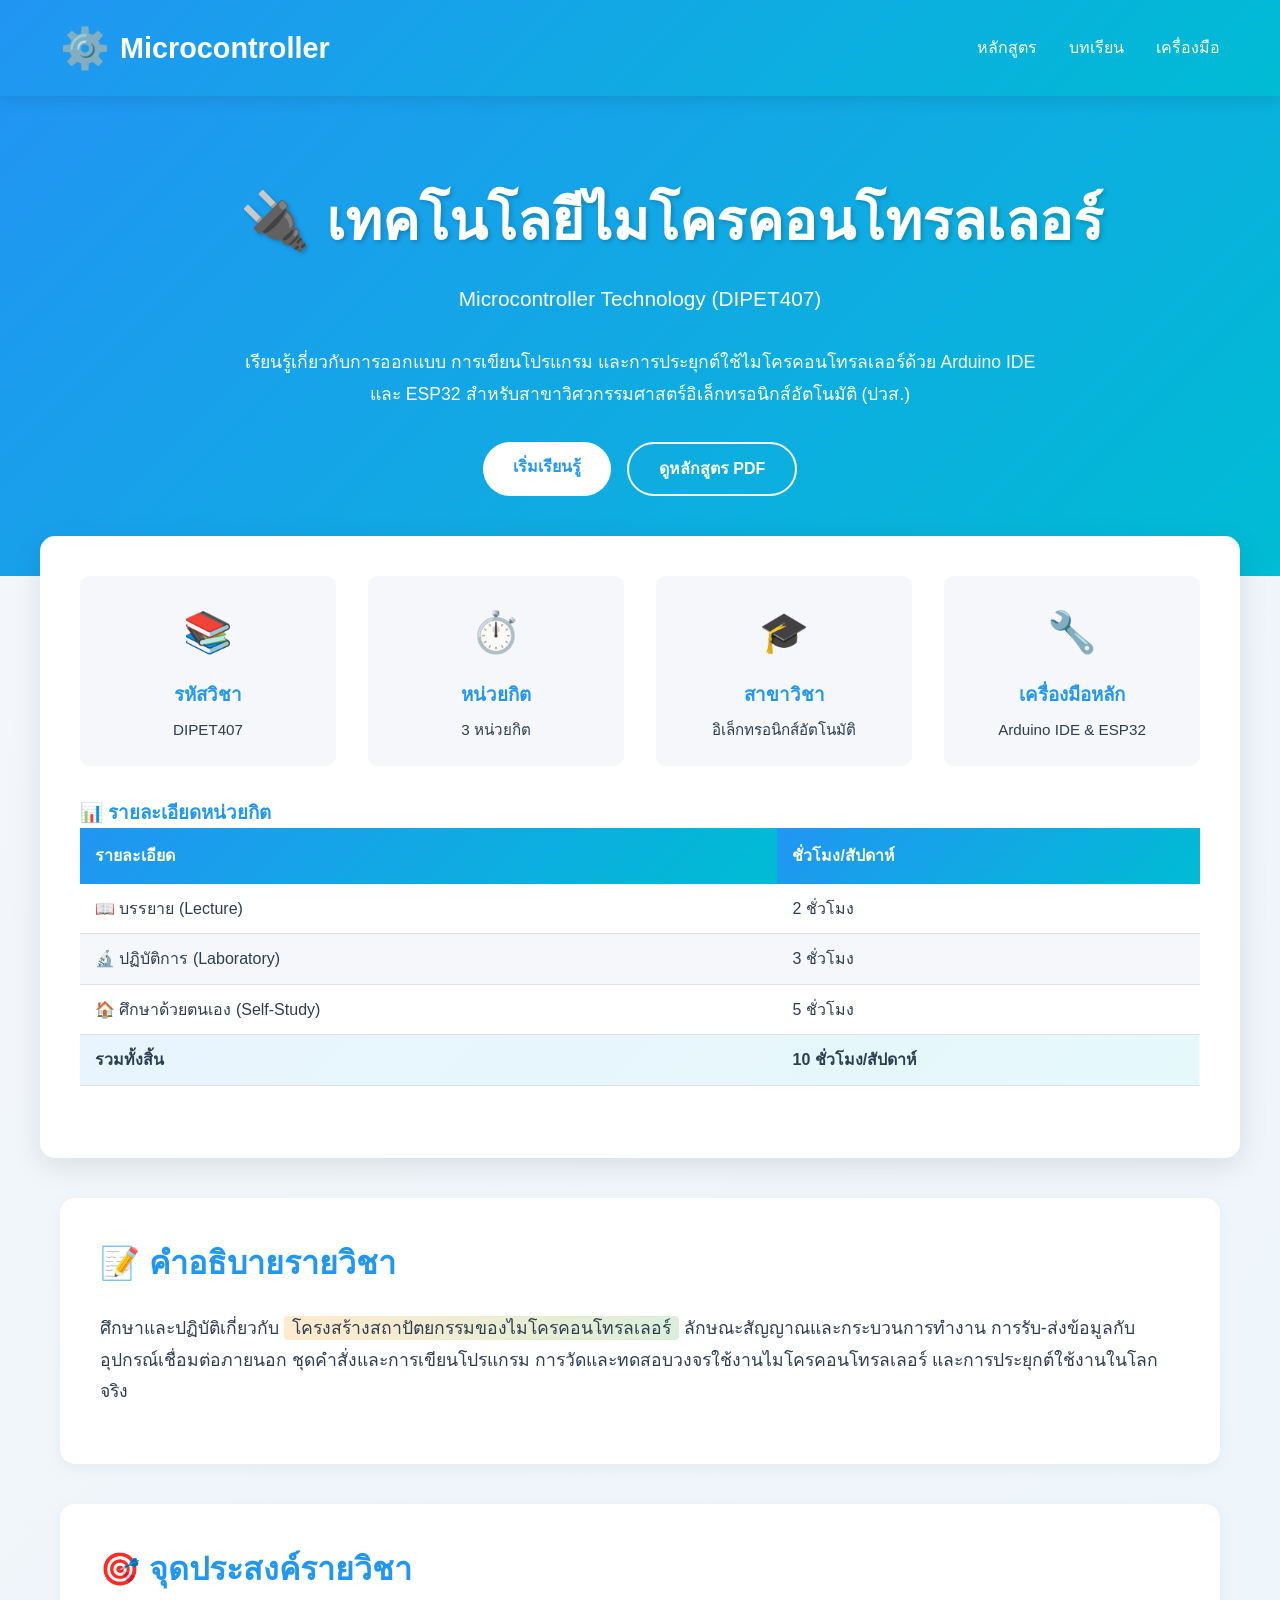
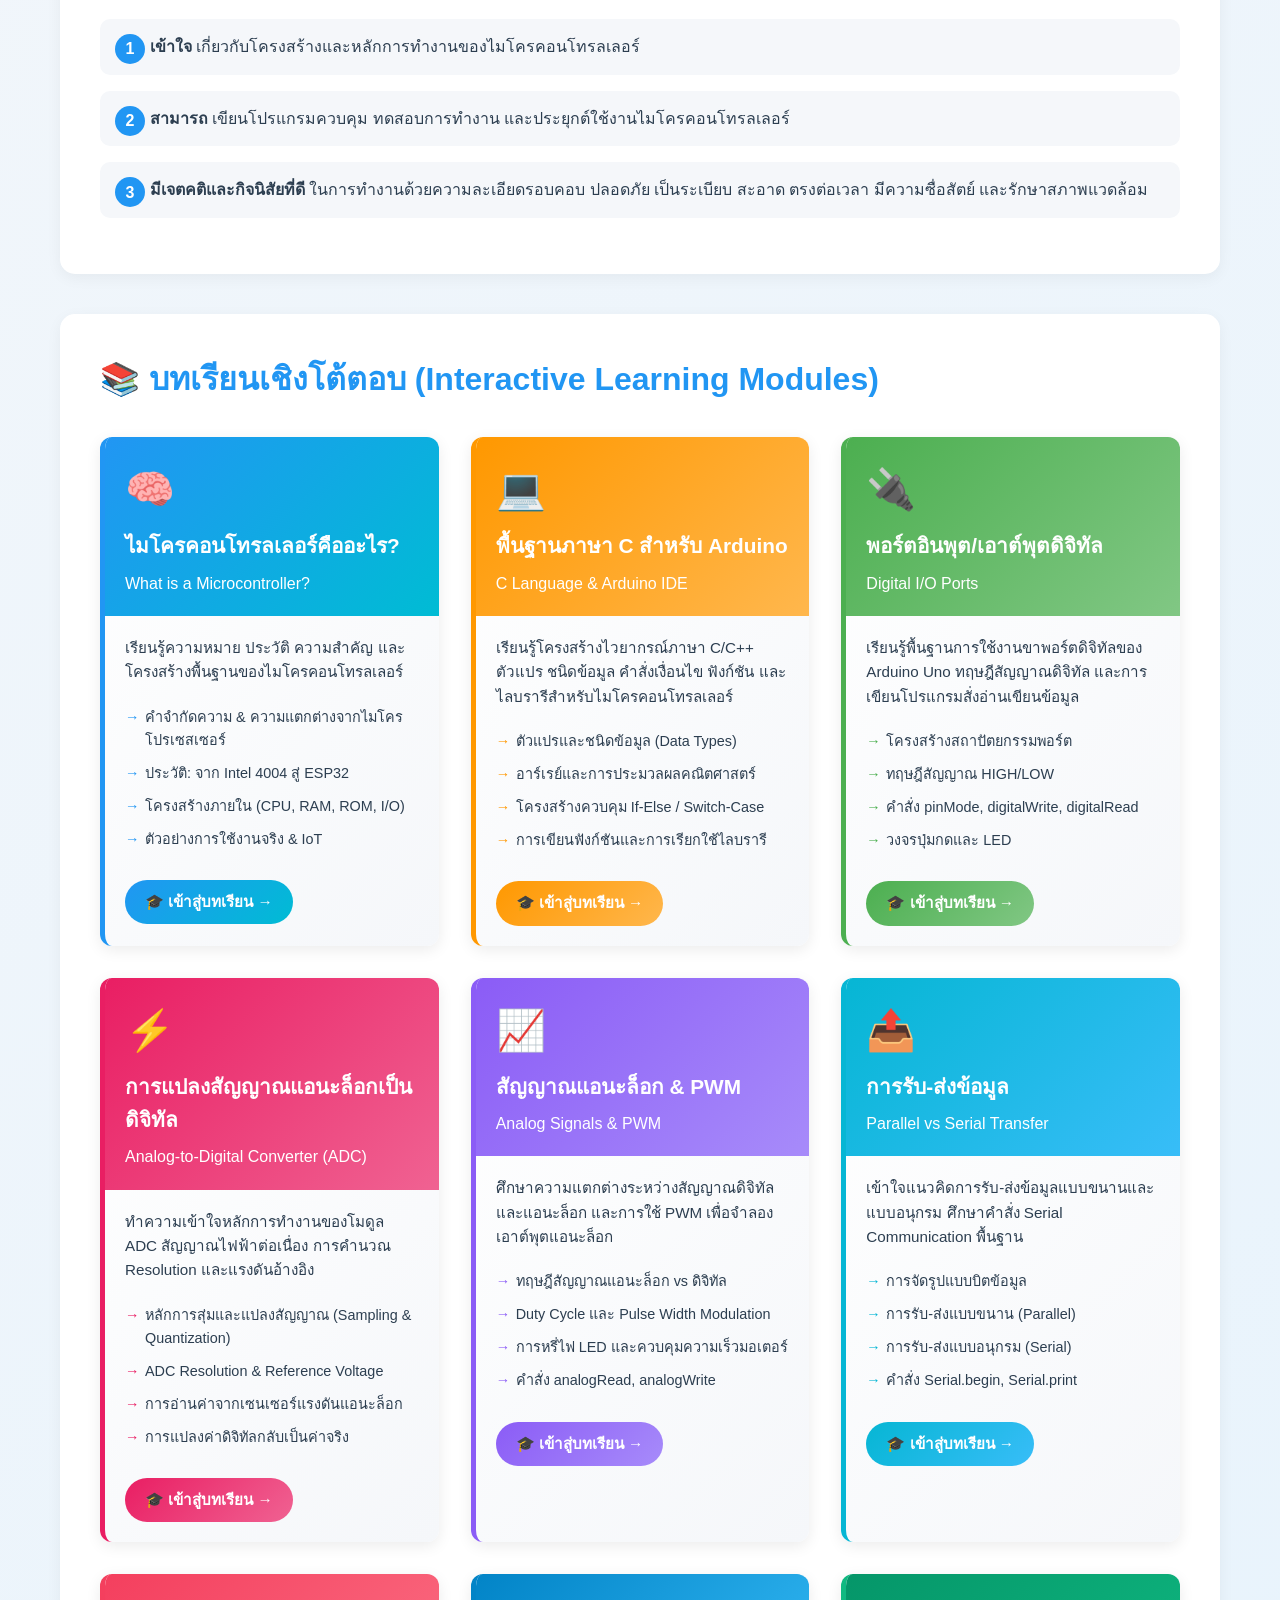
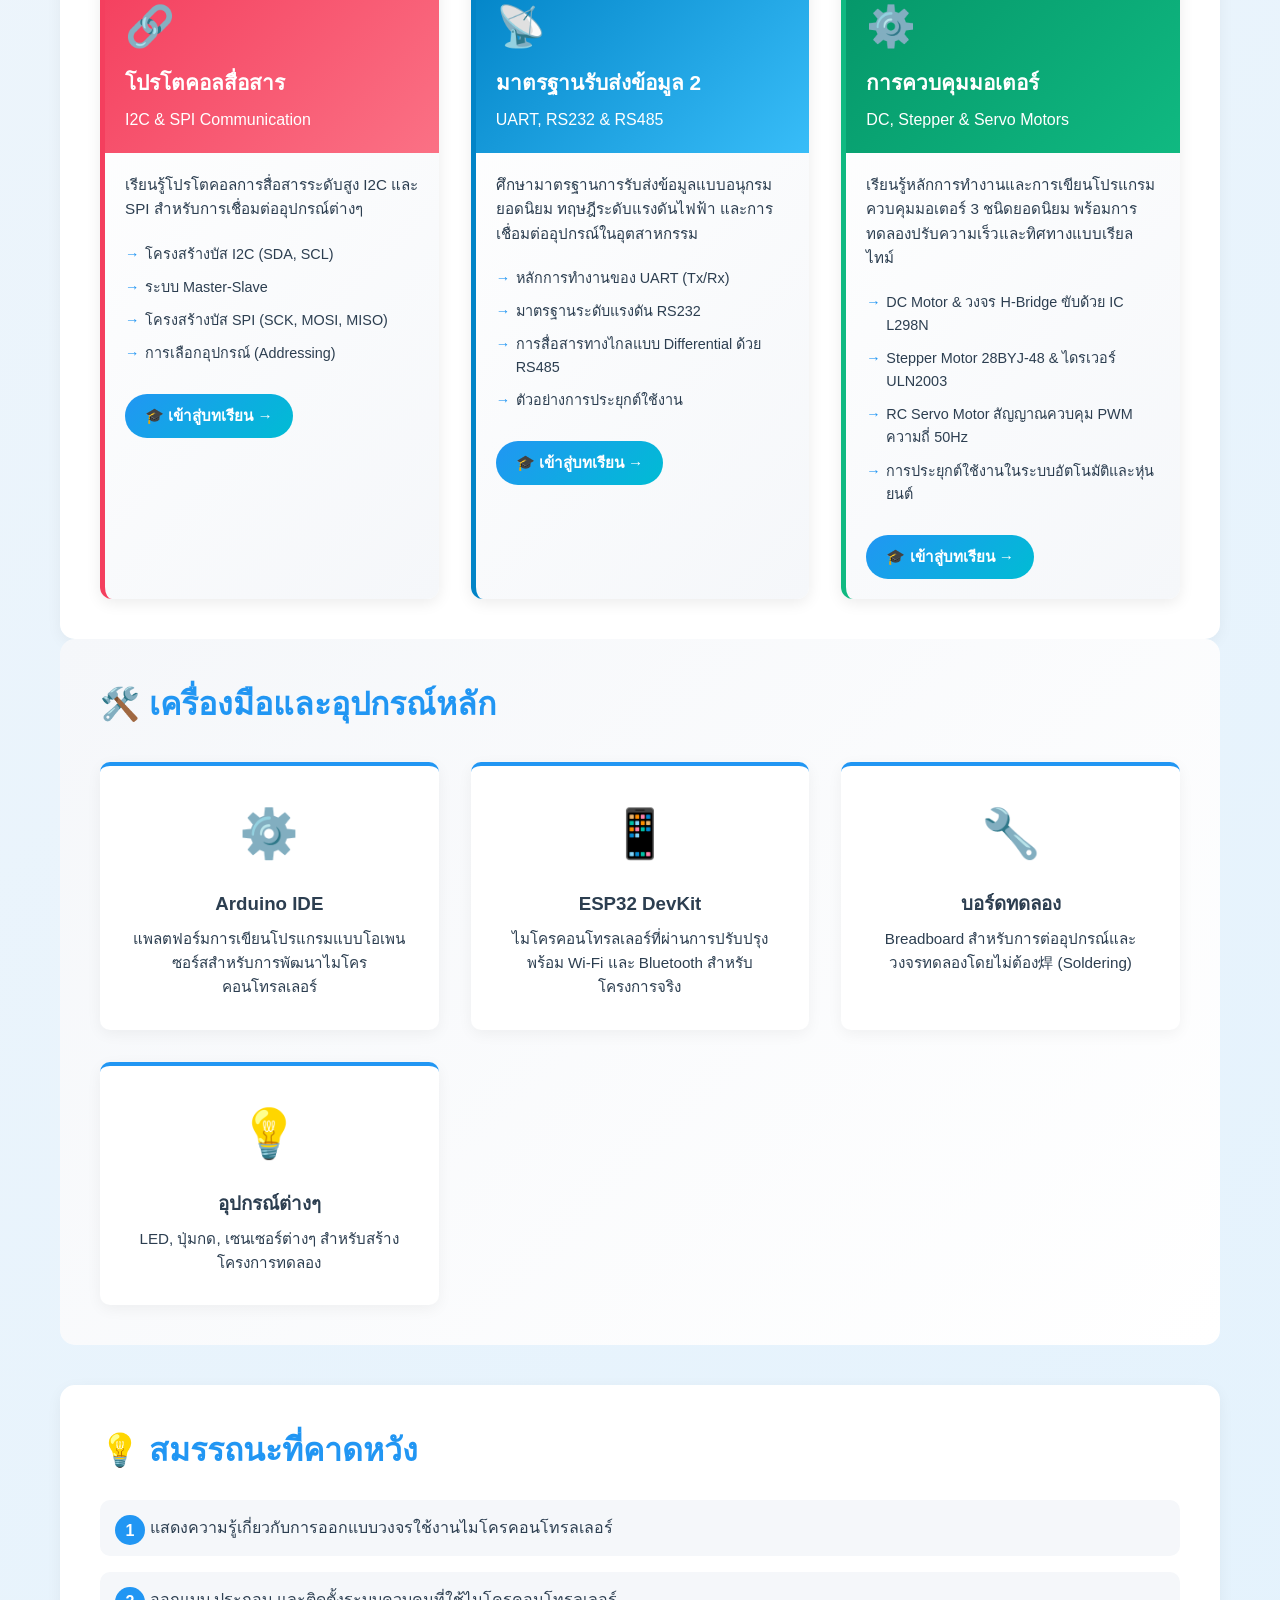
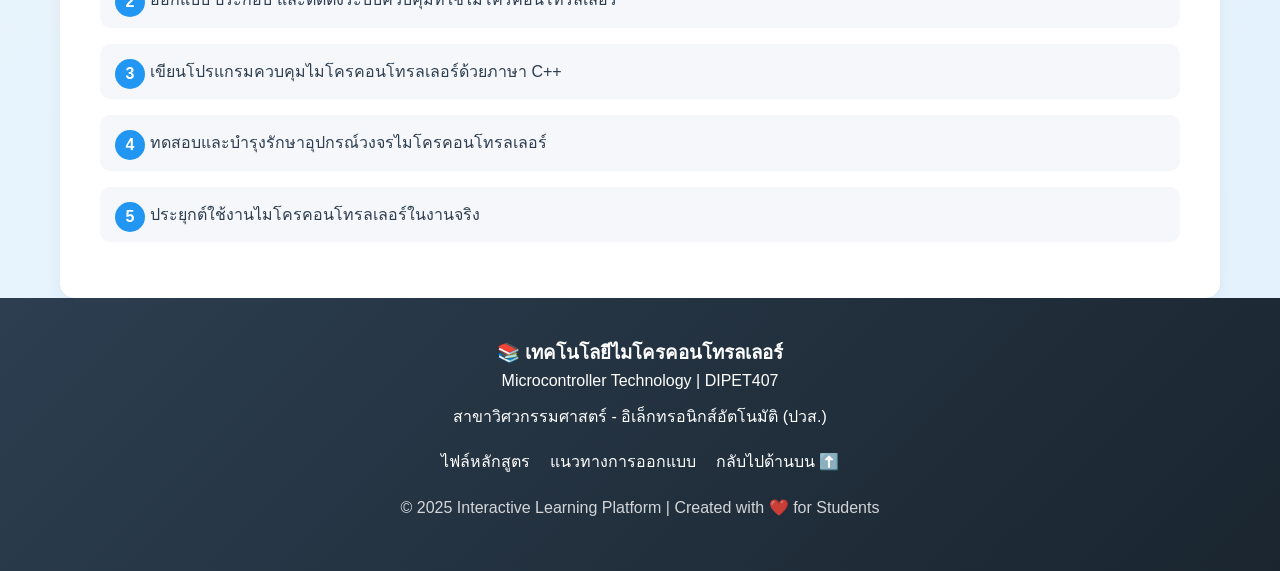
<file: index.html>
<!DOCTYPE html>
<html lang="th">
<head>
    <meta charset="UTF-8">
    <meta name="viewport" content="width=device-width, initial-scale=1.0">
    <title>เทคโนโลยีไมโครคอนโทรลเลอร์ - Microcontroller Technology</title>
    <style>
        * {
            margin: 0;
            padding: 0;
            box-sizing: border-box;
        }

        :root {
            --primary-color: #2196F3;
            --secondary-color: #FF9800;
            --tertiary-color: #4CAF50;
            --light-bg: #F5F7FA;
            --white: #FFFFFF;
            --dark-text: #2C3E50;
            --accent-1: #00BCD4;
            --accent-2: #E91E63;
        }

        body {
            font-family: 'Segoe UI', Tahoma, Geneva, Verdana, sans-serif;
            background: linear-gradient(135deg, #F5F7FA 0%, #E3F2FD 100%);
            color: var(--dark-text);
            line-height: 1.6;
            overflow-x: hidden;
        }

        /* Header Navigation */
        header {
            background: linear-gradient(135deg, var(--primary-color) 0%, var(--accent-1) 100%);
            color: var(--white);
            padding: 1rem 0;
            box-shadow: 0 4px 15px rgba(0, 0, 0, 0.1);
            position: sticky;
            top: 0;
            z-index: 100;
            animation: slideDown 0.6s ease-out;
        }

        @keyframes slideDown {
            from {
                opacity: 0;
                transform: translateY(-30px);
            }
            to {
                opacity: 1;
                transform: translateY(0);
            }
        }

        nav {
            max-width: 1200px;
            margin: 0 auto;
            padding: 0 20px;
            display: flex;
            justify-content: space-between;
            align-items: center;
        }

        .logo {
            font-size: 1.8rem;
            font-weight: bold;
            display: flex;
            align-items: center;
            gap: 10px;
        }

        .logo-icon {
            font-size: 2.5rem;
        }

        nav ul {
            list-style: none;
            display: flex;
            gap: 2rem;
        }

        nav a {
            color: var(--white);
            text-decoration: none;
            transition: opacity 0.3s ease;
            font-weight: 500;
        }

        nav a:hover {
            opacity: 0.8;
        }

        /* Hero Section */
        .hero {
            background: linear-gradient(135deg, var(--primary-color) 0%, var(--accent-1) 100%);
            color: var(--white);
            padding: 80px 20px;
            text-align: center;
            animation: fadeIn 0.8s ease-out;
        }

        @keyframes fadeIn {
            from {
                opacity: 0;
            }
            to {
                opacity: 1;
            }
        }

        .hero-content {
            max-width: 800px;
            margin: 0 auto;
        }

        .hero h1 {
            font-size: 3.5rem;
            margin-bottom: 1rem;
            text-shadow: 2px 2px 4px rgba(0, 0, 0, 0.2);
            animation: slideInUp 0.8s ease-out;
            word-break: keep-all;
            white-space: nowrap;
        }

        @keyframes slideInUp {
            from {
                opacity: 0;
                transform: translateY(30px);
            }
            to {
                opacity: 1;
                transform: translateY(0);
            }
        }

        .hero-subtitle {
            font-size: 1.3rem;
            margin-bottom: 2rem;
            opacity: 0.95;
            animation: slideInUp 0.8s ease-out 0.2s both;
        }

        .hero-description {
            font-size: 1.1rem;
            margin-bottom: 2rem;
            opacity: 0.9;
            animation: slideInUp 0.8s ease-out 0.4s both;
            line-height: 1.8;
        }

        .cta-buttons {
            display: flex;
            gap: 1rem;
            justify-content: center;
            flex-wrap: wrap;
            animation: slideInUp 0.8s ease-out 0.6s both;
        }

        .btn {
            padding: 12px 30px;
            font-size: 1rem;
            border: none;
            border-radius: 50px;
            cursor: pointer;
            text-decoration: none;
            font-weight: 600;
            transition: all 0.3s ease;
            display: inline-block;
        }

        .btn-primary {
            background: var(--white);
            color: var(--primary-color);
        }

        .btn-primary:hover {
            transform: translateY(-3px);
            box-shadow: 0 8px 20px rgba(0, 0, 0, 0.2);
        }

        .btn-secondary {
            background: transparent;
            color: var(--white);
            border: 2px solid var(--white);
        }

        .btn-secondary:hover {
            background: var(--white);
            color: var(--primary-color);
            transform: translateY(-3px);
        }

        /* Course Info Section */
        .course-info {
            max-width: 1200px;
            margin: -40px auto 40px;
            padding: 40px;
            background: var(--white);
            border-radius: 15px;
            box-shadow: 0 8px 30px rgba(0, 0, 0, 0.1);
            animation: slideInUp 0.8s ease-out 0.3s both;
        }

        .info-grid {
            display: grid;
            grid-template-columns: repeat(auto-fit, minmax(200px, 1fr));
            gap: 2rem;
            margin-bottom: 2rem;
        }

        .info-card {
            text-align: center;
            padding: 1.5rem;
            background: var(--light-bg);
            border-radius: 10px;
            transition: all 0.3s ease;
        }

        .info-card:hover {
            transform: translateY(-5px);
            box-shadow: 0 8px 20px rgba(33, 150, 243, 0.15);
        }

        .info-card-icon {
            font-size: 2.5rem;
            margin-bottom: 1rem;
        }

        .info-card h3 {
            color: var(--primary-color);
            margin-bottom: 0.5rem;
        }

        .info-card p {
            color: var(--dark-text);
            font-size: 0.95rem;
        }

        /* Course Description */
        .course-description {
            background: var(--white);
            padding: 40px;
            margin-bottom: 40px;
            border-radius: 15px;
            box-shadow: 0 4px 15px rgba(0, 0, 0, 0.05);
            animation: slideInUp 0.8s ease-out 0.4s both;
        }

        .section-title {
            font-size: 2rem;
            color: var(--primary-color);
            margin-bottom: 1.5rem;
            display: flex;
            align-items: center;
            gap: 10px;
        }

        .course-description p {
            font-size: 1.1rem;
            line-height: 1.8;
            margin-bottom: 1rem;
            color: var(--dark-text);
        }

        .highlight {
            background: linear-gradient(120deg, rgba(255, 152, 0, 0.2), rgba(76, 175, 80, 0.2));
            padding: 2px 8px;
            border-radius: 4px;
            font-weight: 500;
        }

        /* Credit Table */
        .credit-table {
            width: 100%;
            margin-bottom: 2rem;
            border-collapse: collapse;
            background: var(--white);
        }

        .credit-table th {
            background: linear-gradient(135deg, var(--primary-color) 0%, var(--accent-1) 100%);
            color: var(--white);
            padding: 15px;
            text-align: left;
            font-weight: 600;
        }

        .credit-table td {
            padding: 12px 15px;
            border-bottom: 1px solid #E0E0E0;
        }

        .credit-table tr:hover {
            background: var(--light-bg);
        }

        .credit-table tr:nth-child(even) {
            background: var(--light-bg);
        }

        /* Modules Section */
        .modules-section {
            background: var(--white);
            padding: 40px;
            border-radius: 15px;
            box-shadow: 0 4px 15px rgba(0, 0, 0, 0.05);
            animation: slideInUp 0.8s ease-out 0.5s both;
        }

        .modules-grid {
            display: grid;
            grid-template-columns: repeat(auto-fit, minmax(280px, 1fr));
            gap: 2rem;
            margin-top: 2rem;
        }

        .module-card {
            background: linear-gradient(135deg, var(--white) 0%, var(--light-bg) 100%);
            border-radius: 12px;
            overflow: hidden;
            box-shadow: 0 4px 15px rgba(0, 0, 0, 0.08);
            transition: all 0.3s ease;
            border-left: 5px solid var(--primary-color);
        }

        .module-card:nth-child(2) {
            border-left-color: var(--secondary-color);
        }

        .module-card:nth-child(3) {
            border-left-color: var(--tertiary-color);
        }

        .module-card:nth-child(4) {
            border-left-color: var(--accent-2);
        }

        .module-card:nth-child(5) {
            border-left-color: #8b5cf6;
        }

        .module-card:nth-child(6) {
            border-left-color: #06b6d4;
        }

        .module-card:nth-child(7) {
            border-left-color: #f43f5e;
        }

        .module-card:nth-child(8) {
            border-left-color: #0284c7;
        }

        .module-card:nth-child(9) {
            border-left-color: #10b981;
        }

        .module-card:hover {
            transform: translateY(-10px);
            box-shadow: 0 12px 30px rgba(0, 0, 0, 0.15);
        }

        .module-header {
            padding: 20px;
            background: linear-gradient(135deg, var(--primary-color) 0%, var(--accent-1) 100%);
            color: var(--white);
        }

        .module-card:nth-child(2) .module-header {
            background: linear-gradient(135deg, var(--secondary-color) 0%, #FFB74D 100%);
        }

        .module-card:nth-child(3) .module-header {
            background: linear-gradient(135deg, var(--tertiary-color) 0%, #81C784 100%);
        }

        .module-card:nth-child(4) .module-header {
            background: linear-gradient(135deg, var(--accent-2) 0%, #F06292 100%);
        }

        .module-card:nth-child(5) .module-header {
            background: linear-gradient(135deg, #8b5cf6 0%, #a78bfa 100%);
        }

        .module-card:nth-child(6) .module-header {
            background: linear-gradient(135deg, #06b6d4 0%, #38bdf8 100%);
        }

        .module-card:nth-child(7) .module-header {
            background: linear-gradient(135deg, #f43f5e 0%, #fb7185 100%);
        }

        .module-card:nth-child(8) .module-header {
            background: linear-gradient(135deg, #0284c7 0%, #38bdf8 100%);
        }

        .module-card:nth-child(9) .module-header {
            background: linear-gradient(135deg, #059669 0%, #10b981 100%);
        }

        .module-icon {
            font-size: 2.5rem;
            margin-bottom: 0.5rem;
        }

        .module-header h3 {
            font-size: 1.3rem;
            margin-bottom: 0.5rem;
        }

        .module-body {
            padding: 20px;
        }

        .module-description {
            color: var(--dark-text);
            margin-bottom: 1rem;
            font-size: 0.95rem;
            line-height: 1.6;
        }

        .module-topics {
            list-style: none;
            margin-bottom: 1.5rem;
        }

        .module-topics li {
            padding: 5px 0;
            color: var(--dark-text);
            font-size: 0.9rem;
            padding-left: 20px;
            position: relative;
        }

        .module-topics li:before {
            content: "→";
            position: absolute;
            left: 0;
            color: var(--primary-color);
            font-weight: bold;
        }

        .module-card:nth-child(2) .module-topics li:before {
            color: var(--secondary-color);
        }

        .module-card:nth-child(3) .module-topics li:before {
            color: var(--tertiary-color);
        }

        .module-card:nth-child(4) .module-topics li:before {
            color: var(--accent-2);
        }

        .module-card:nth-child(5) .module-topics li:before {
            color: #8b5cf6;
        }

        .module-card:nth-child(6) .module-topics li:before {
            color: #06b6d4;
        }

        .module-link {
            display: inline-block;
            padding: 10px 20px;
            background: linear-gradient(135deg, var(--primary-color) 0%, var(--accent-1) 100%);
            color: var(--white);
            text-decoration: none;
            border-radius: 25px;
            transition: all 0.3s ease;
            font-weight: 600;
            font-size: 0.95rem;
        }

        .module-card:nth-child(2) .module-link {
            background: linear-gradient(135deg, var(--secondary-color) 0%, #FFB74D 100%);
        }

        .module-card:nth-child(3) .module-link {
            background: linear-gradient(135deg, var(--tertiary-color) 0%, #81C784 100%);
        }

        .module-card:nth-child(4) .module-link {
            background: linear-gradient(135deg, var(--accent-2) 0%, #F06292 100%);
        }

        .module-card:nth-child(5) .module-link {
            background: linear-gradient(135deg, #8b5cf6 0%, #a78bfa 100%);
        }

        .module-card:nth-child(6) .module-link {
            background: linear-gradient(135deg, #06b6d4 0%, #38bdf8 100%);
        }

        .module-link:hover {
            transform: translateX(5px);
            box-shadow: 0 5px 15px rgba(0, 0, 0, 0.2);
        }

        /* Objectives Section */
        .objectives-section {
            background: var(--white);
            padding: 40px;
            margin-bottom: 40px;
            border-radius: 15px;
            box-shadow: 0 4px 15px rgba(0, 0, 0, 0.05);
            animation: slideInUp 0.8s ease-out 0.6s both;
        }

        .objectives-list {
            list-style: none;
        }

        .objectives-list li {
            padding: 15px;
            margin-bottom: 1rem;
            background: var(--light-bg);
            border-radius: 10px;
            padding-left: 50px;
            position: relative;
            transition: all 0.3s ease;
        }

        .objectives-list li:hover {
            background: #E1F5FE;
            transform: translateX(10px);
        }

        .objectives-list li:before {
            content: counter(item);
            counter-increment: item;
            position: absolute;
            left: 15px;
            top: 15px;
            background: var(--primary-color);
            color: var(--white);
            width: 30px;
            height: 30px;
            border-radius: 50%;
            display: flex;
            align-items: center;
            justify-content: center;
            font-weight: bold;
        }

        .objectives-list {
            counter-reset: item;
        }

        /* Tools Section */
        .tools-section {
            background: linear-gradient(135deg, var(--light-bg) 0%, var(--white) 100%);
            padding: 40px;
            border-radius: 15px;
            margin-bottom: 40px;
            animation: slideInUp 0.8s ease-out 0.7s both;
        }

        .tools-grid {
            display: grid;
            grid-template-columns: repeat(auto-fit, minmax(250px, 1fr));
            gap: 2rem;
            margin-top: 2rem;
        }

        .tool-item {
            background: var(--white);
            padding: 30px;
            border-radius: 10px;
            text-align: center;
            box-shadow: 0 4px 15px rgba(0, 0, 0, 0.05);
            transition: all 0.3s ease;
            border-top: 4px solid var(--primary-color);
        }

        .tool-item:hover {
            transform: translateY(-8px);
            box-shadow: 0 12px 30px rgba(33, 150, 243, 0.2);
        }

        .tool-icon {
            font-size: 3rem;
            margin-bottom: 1rem;
        }

        .tool-item h3 {
            color: var(--dark-text);
            margin-bottom: 0.5rem;
        }

        .tool-item p {
            color: var(--dark-text);
            font-size: 0.95rem;
        }

        /* Footer */
        footer {
            background: linear-gradient(135deg, var(--dark-text) 0%, #1A252F 100%);
            color: var(--white);
            padding: 40px 20px;
            text-align: center;
            animation: slideUp 0.6s ease-out 0.8s both;
        }

        @keyframes slideUp {
            from {
                opacity: 0;
                transform: translateY(30px);
            }
            to {
                opacity: 1;
                transform: translateY(0);
            }
        }

        .footer-content {
            max-width: 1200px;
            margin: 0 auto;
        }

        .footer-content p {
            margin-bottom: 10px;
        }

        .footer-links {
            margin-top: 20px;
            display: flex;
            gap: 20px;
            justify-content: center;
            flex-wrap: wrap;
        }

        .footer-links a {
            color: var(--white);
            text-decoration: none;
            transition: opacity 0.3s ease;
        }

        .footer-links a:hover {
            opacity: 0.7;
        }

        /* Pulse Animation for CTA */
        @keyframes pulse {
            0% {
                box-shadow: 0 0 0 0 rgba(33, 150, 243, 0.7);
            }
            70% {
                box-shadow: 0 0 0 10px rgba(33, 150, 243, 0);
            }
            100% {
                box-shadow: 0 0 0 0 rgba(33, 150, 243, 0);
            }
        }

        /* Responsive Design */
        @media (max-width: 768px) {
            .hero h1 {
                font-size: 2.5rem;
                white-space: normal;
                word-break: break-word;
            }

            .hero-subtitle {
                font-size: 1.1rem;
            }

            nav ul {
                gap: 1rem;
            }

            .cta-buttons {
                flex-direction: column;
                align-items: center;
            }

            .btn {
                width: 100%;
                max-width: 300px;
            }

            .course-info {
                margin: -30px 20px 30px;
                padding: 20px;
            }

            .info-grid {
                grid-template-columns: 1fr;
                gap: 1rem;
            }

            .credit-table {
                font-size: 0.9rem;
            }

            .credit-table th,
            .credit-table td {
                padding: 10px;
            }

            .modules-grid {
                grid-template-columns: 1fr;
            }

            .module-card {
                margin-bottom: 1rem;
            }

            .section-title {
                font-size: 1.5rem;
            }

            .hero {
                padding: 50px 20px;
            }

            .course-description,
            .modules-section,
            .objectives-section,
            .tools-section {
                padding: 20px;
            }
        }

        @media (max-width: 480px) {
            .hero h1 {
                font-size: 2rem;
            }

            .logo {
                font-size: 1.3rem;
            }

            .logo-icon {
                font-size: 1.8rem;
            }

            nav ul {
                gap: 0.5rem;
                font-size: 0.9rem;
            }

            .hero-description {
                font-size: 1rem;
            }

            .info-grid {
                grid-template-columns: 1fr;
            }

            .modules-grid {
                grid-template-columns: 1fr;
            }

            .tools-grid {
                grid-template-columns: 1fr;
            }

            .section-title {
                font-size: 1.3rem;
            }
        }

        /* Loading Animation */
        @keyframes float {
            0%, 100% {
                transform: translateY(0px);
            }
            50% {
                transform: translateY(-20px);
            }
        }

        .floating {
            animation: float 3s ease-in-out infinite;
        }
    </style>
</head>
<body>
    <!-- Header Navigation -->
    <header>
        <nav>
            <div class="logo">
                <span class="logo-icon">⚙️</span>
                <span>Microcontroller</span>
            </div>
            <ul>
                <li><a href="#courses">หลักสูตร</a></li>
                <li><a href="#modules">บทเรียน</a></li>
                <li><a href="#tools">เครื่องมือ</a></li>
            </ul>
        </nav>
    </header>

    <!-- Hero Section -->
    <section class="hero">
        <div class="hero-content">
            <h1>🔌 เทคโนโลยีไมโครคอนโทรลเลอร์</h1>
            <p class="hero-subtitle">Microcontroller Technology (DIPET407)</p>
            <p class="hero-description">
                เรียนรู้เกี่ยวกับการออกแบบ การเขียนโปรแกรม และการประยุกต์ใช้ไมโครคอนโทรลเลอร์ด้วย Arduino IDE และ ESP32 สำหรับสาขาวิศวกรรมศาสตร์อิเล็กทรอนิกส์อัตโนมัติ (ปวส.)
            </p>
            <div class="cta-buttons">
                <a href="#modules" class="btn btn-primary">เริ่มเรียนรู้</a>
                <a href="Couse.pdf" class="btn btn-secondary">ดูหลักสูตร PDF</a>
            </div>
        </div>
    </section>

    <!-- Course Info Card -->
    <section class="course-info" id="courses">
        <div class="info-grid">
            <div class="info-card">
                <div class="info-card-icon">📚</div>
                <h3>รหัสวิชา</h3>
                <p>DIPET407</p>
            </div>
            <div class="info-card">
                <div class="info-card-icon">⏱️</div>
                <h3>หน่วยกิต</h3>
                <p>3 หน่วยกิต</p>
            </div>
            <div class="info-card">
                <div class="info-card-icon">🎓</div>
                <h3>สาขาวิชา</h3>
                <p>อิเล็กทรอนิกส์อัตโนมัติ</p>
            </div>
            <div class="info-card">
                <div class="info-card-icon">🔧</div>
                <h3>เครื่องมือหลัก</h3>
                <p>Arduino IDE & ESP32</p>
            </div>
        </div>

        <!-- Credit Table -->
        <h3 style="margin-top: 2rem; color: var(--primary-color);">📊 รายละเอียดหน่วยกิต</h3>
        <table class="credit-table">
            <thead>
                <tr>
                    <th>รายละเอียด</th>
                    <th>ชั่วโมง/สัปดาห์</th>
                </tr>
            </thead>
            <tbody>
                <tr>
                    <td>📖 บรรยาย (Lecture)</td>
                    <td>2 ชั่วโมง</td>
                </tr>
                <tr>
                    <td>🔬 ปฏิบัติการ (Laboratory)</td>
                    <td>3 ชั่วโมง</td>
                </tr>
                <tr>
                    <td>🏠 ศึกษาด้วยตนเอง (Self-Study)</td>
                    <td>5 ชั่วโมง</td>
                </tr>
                <tr style="font-weight: bold; background: linear-gradient(135deg, rgba(33, 150, 243, 0.1) 0%, rgba(0, 188, 212, 0.1) 100%);">
                    <td>รวมทั้งสิ้น</td>
                    <td>10 ชั่วโมง/สัปดาห์</td>
                </tr>
            </tbody>
        </table>
    </section>

    <!-- Course Description -->
    <div style="max-width: 1200px; margin: 0 auto; padding: 0 20px;">
        <section class="course-description">
            <h2 class="section-title">📝 คำอธิบายรายวิชา</h2>
            <p>
                ศึกษาและปฏิบัติเกี่ยวกับ <span class="highlight">โครงสร้างสถาปัตยกรรมของไมโครคอนโทรลเลอร์</span> ลักษณะสัญญาณและกระบวนการทำงาน การรับ-ส่งข้อมูลกับอุปกรณ์เชื่อมต่อภายนอก ชุดคำสั่งและการเขียนโปรแกรม การวัดและทดสอบวงจรใช้งานไมโครคอนโทรลเลอร์ และการประยุกต์ใช้งานในโลกจริง
            </p>
        </section>

        <!-- Course Objectives -->
        <section class="objectives-section">
            <h2 class="section-title">🎯 จุดประสงค์รายวิชา</h2>
            <ul class="objectives-list">
                <li><strong>เข้าใจ</strong> เกี่ยวกับโครงสร้างและหลักการทำงานของไมโครคอนโทรลเลอร์</li>
                <li><strong>สามารถ</strong> เขียนโปรแกรมควบคุม ทดสอบการทำงาน และประยุกต์ใช้งานไมโครคอนโทรลเลอร์</li>
                <li><strong>มีเจตคติและกิจนิสัยที่ดี</strong> ในการทำงานด้วยความละเอียดรอบคอบ ปลอดภัย เป็นระเบียบ สะอาด ตรงต่อเวลา มีความซื่อสัตย์ และรักษาสภาพแวดล้อม</li>
            </ul>
        </section>

        <!-- Learning Modules -->
        <section class="modules-section" id="modules">
            <h2 class="section-title">📚 บทเรียนเชิงโต้ตอบ (Interactive Learning Modules)</h2>
            <div class="modules-grid">
                <!-- Module 0 -->
                <div class="module-card">
                    <div class="module-header">
                        <div class="module-icon">🧠</div>
                        <h3>ไมโครคอนโทรลเลอร์คืออะไร?</h3>
                        <p>What is a Microcontroller?</p>
                    </div>
                    <div class="module-body">
                        <p class="module-description">เรียนรู้ความหมาย ประวัติ ความสำคัญ และโครงสร้างพื้นฐานของไมโครคอนโทรลเลอร์</p>
                        <ul class="module-topics">
                            <li>คำจำกัดความ & ความแตกต่างจากไมโครโปรเซสเซอร์</li>
                            <li>ประวัติ: จาก Intel 4004 สู่ ESP32</li>
                            <li>โครงสร้างภายใน (CPU, RAM, ROM, I/O)</li>
                            <li>ตัวอย่างการใช้งานจริง & IoT</li>
                        </ul>
                        <a href="WhatIsMCU/index.html" class="module-link">🎓 เข้าสู่บทเรียน →</a>
                    </div>
                </div>

                <!-- Module 1 -->
                <div class="module-card">
                    <div class="module-header">
                        <div class="module-icon">💻</div>
                        <h3>พื้นฐานภาษา C สำหรับ Arduino</h3>
                        <p>C Language & Arduino IDE</p>
                    </div>
                    <div class="module-body">
                        <p class="module-description">เรียนรู้โครงสร้างไวยากรณ์ภาษา C/C++ ตัวแปร ชนิดข้อมูล คำสั่งเงื่อนไข ฟังก์ชัน และไลบรารีสำหรับไมโครคอนโทรลเลอร์</p>
                        <ul class="module-topics">
                            <li>ตัวแปรและชนิดข้อมูล (Data Types)</li>
                            <li>อาร์เรย์และการประมวลผลคณิตศาสตร์</li>
                            <li>โครงสร้างควบคุม If-Else / Switch-Case</li>
                            <li>การเขียนฟังก์ชันและการเรียกใช้ไลบรารี</li>
                        </ul>
                        <a href="C_And_Arduino/index.html" class="module-link">🎓 เข้าสู่บทเรียน →</a>
                    </div>
                </div>

                <!-- Module 2 -->
                <div class="module-card">
                    <div class="module-header">
                        <div class="module-icon">🔌</div>
                        <h3>พอร์ตอินพุต/เอาต์พุตดิจิทัล</h3>
                        <p>Digital I/O Ports</p>
                    </div>
                    <div class="module-body">
                        <p class="module-description">เรียนรู้พื้นฐานการใช้งานขาพอร์ตดิจิทัลของ Arduino Uno ทฤษฎีสัญญาณดิจิทัล และการเขียนโปรแกรมสั่งอ่านเขียนข้อมูล</p>
                        <ul class="module-topics">
                            <li>โครงสร้างสถาปัตยกรรมพอร์ต</li>
                            <li>ทฤษฎีสัญญาณ HIGH/LOW</li>
                            <li>คำสั่ง pinMode, digitalWrite, digitalRead</li>
                            <li>วงจรปุ่มกดและ LED</li>
                        </ul>
                        <a href="IOPorts/index.html" class="module-link">🎓 เข้าสู่บทเรียน →</a>
                    </div>
                </div>

                <!-- Module 3 -->
                <div class="module-card">
                    <div class="module-header">
                        <div class="module-icon">⚡</div>
                        <h3>การแปลงสัญญาณแอนะล็อกเป็นดิจิทัล</h3>
                        <p>Analog-to-Digital Converter (ADC)</p>
                    </div>
                    <div class="module-body">
                        <p class="module-description">ทำความเข้าใจหลักการทำงานของโมดูล ADC สัญญาณไฟฟ้าต่อเนื่อง การคำนวณ Resolution และแรงดันอ้างอิง</p>
                        <ul class="module-topics">
                            <li>หลักการสุ่มและแปลงสัญญาณ (Sampling & Quantization)</li>
                            <li>ADC Resolution & Reference Voltage</li>
                            <li>การอ่านค่าจากเซนเซอร์แรงดันแอนะล็อก</li>
                            <li>การแปลงค่าดิจิทัลกลับเป็นค่าจริง</li>
                        </ul>
                        <a href="ADC/index.html" class="module-link">🎓 เข้าสู่บทเรียน →</a>
                    </div>
                </div>

                <!-- Module 4 -->
                <div class="module-card">
                    <div class="module-header">
                        <div class="module-icon">📈</div>
                        <h3>สัญญาณแอนะล็อก & PWM</h3>
                        <p>Analog Signals & PWM</p>
                    </div>
                    <div class="module-body">
                        <p class="module-description">ศึกษาความแตกต่างระหว่างสัญญาณดิจิทัลและแอนะล็อก และการใช้ PWM เพื่อจำลองเอาต์พุตแอนะล็อก</p>
                        <ul class="module-topics">
                            <li>ทฤษฎีสัญญาณแอนะล็อก vs ดิจิทัล</li>
                            <li>Duty Cycle และ Pulse Width Modulation</li>
                            <li>การหรี่ไฟ LED และควบคุมความเร็วมอเตอร์</li>
                            <li>คำสั่ง analogRead, analogWrite</li>
                        </ul>
                        <a href="AnalogPWM/index.html" class="module-link">🎓 เข้าสู่บทเรียน →</a>
                    </div>
                </div>

                <!-- Module 5 -->
                <div class="module-card">
                    <div class="module-header">
                        <div class="module-icon">📤</div>
                        <h3>การรับ-ส่งข้อมูล</h3>
                        <p>Parallel vs Serial Transfer</p>
                    </div>
                    <div class="module-body">
                        <p class="module-description">เข้าใจแนวคิดการรับ-ส่งข้อมูลแบบขนานและแบบอนุกรม ศึกษาคำสั่ง Serial Communication พื้นฐาน</p>
                        <ul class="module-topics">
                            <li>การจัดรูปแบบบิตข้อมูล</li>
                            <li>การรับ-ส่งแบบขนาน (Parallel)</li>
                            <li>การรับ-ส่งแบบอนุกรม (Serial)</li>
                            <li>คำสั่ง Serial.begin, Serial.print</li>
                        </ul>
                        <a href="DataTransfer/index.html" class="module-link">🎓 เข้าสู่บทเรียน →</a>
                    </div>
                </div>

                <!-- Module 6 -->
                <div class="module-card">
                    <div class="module-header">
                        <div class="module-icon">🔗</div>
                        <h3>โปรโตคอลสื่อสาร</h3>
                        <p>I2C & SPI Communication</p>
                    </div>
                    <div class="module-body">
                        <p class="module-description">เรียนรู้โปรโตคอลการสื่อสารระดับสูง I2C และ SPI สำหรับการเชื่อมต่ออุปกรณ์ต่างๆ</p>
                        <ul class="module-topics">
                            <li>โครงสร้างบัส I2C (SDA, SCL)</li>
                            <li>ระบบ Master-Slave</li>
                            <li>โครงสร้างบัส SPI (SCK, MOSI, MISO)</li>
                            <li>การเลือกอุปกรณ์ (Addressing)</li>
                        </ul>
                        <a href="DataSerial/index.html" class="module-link">🎓 เข้าสู่บทเรียน →</a>
                    </div>
                </div>

                <!-- Module 7 -->
                <div class="module-card">
                    <div class="module-header">
                        <div class="module-icon">📡</div>
                        <h3>มาตรฐานรับส่งข้อมูล 2</h3>
                        <p>UART, RS232 & RS485</p>
                    </div>
                    <div class="module-body">
                        <p class="module-description">ศึกษามาตรฐานการรับส่งข้อมูลแบบอนุกรมยอดนิยม ทฤษฎีระดับแรงดันไฟฟ้า และการเชื่อมต่ออุปกรณ์ในอุตสาหกรรม</p>
                        <ul class="module-topics">
                            <li>หลักการทำงานของ UART (Tx/Rx)</li>
                            <li>มาตรฐานระดับแรงดัน RS232</li>
                            <li>การสื่อสารทางไกลแบบ Differential ด้วย RS485</li>
                            <li>ตัวอย่างการประยุกต์ใช้งาน</li>
                        </ul>
                        <a href="DataSerial2/index.html" class="module-link">🎓 เข้าสู่บทเรียน →</a>
                    </div>
                </div>

                <!-- Module 8 -->
                <div class="module-card">
                    <div class="module-header">
                        <div class="module-icon">⚙️</div>
                        <h3>การควบคุมมอเตอร์</h3>
                        <p>DC, Stepper & Servo Motors</p>
                    </div>
                    <div class="module-body">
                        <p class="module-description">เรียนรู้หลักการทำงานและการเขียนโปรแกรมควบคุมมอเตอร์ 3 ชนิดยอดนิยม พร้อมการทดลองปรับความเร็วและทิศทางแบบเรียลไทม์</p>
                        <ul class="module-topics">
                            <li>DC Motor & วงจร H-Bridge ขับด้วย IC L298N</li>
                            <li>Stepper Motor 28BYJ-48 & ไดรเวอร์ ULN2003</li>
                            <li>RC Servo Motor สัญญาณควบคุม PWM ความถี่ 50Hz</li>
                            <li>การประยุกต์ใช้งานในระบบอัตโนมัติและหุ่นยนต์</li>
                        </ul>
                        <a href="Motors/index.html" class="module-link">🎓 เข้าสู่บทเรียน →</a>
                    </div>
                </div>
            </div>
        </section>

        <!-- Tools Section -->
        <section class="tools-section" id="tools">
            <h2 class="section-title">🛠️ เครื่องมือและอุปกรณ์หลัก</h2>
            <div class="tools-grid">
                <div class="tool-item">
                    <div class="tool-icon">⚙️</div>
                    <h3>Arduino IDE</h3>
                    <p>แพลตฟอร์มการเขียนโปรแกรมแบบโอเพนซอร์สสำหรับการพัฒนาไมโครคอนโทรลเลอร์</p>
                </div>
                <div class="tool-item">
                    <div class="tool-icon">📱</div>
                    <h3>ESP32 DevKit</h3>
                    <p>ไมโครคอนโทรลเลอร์ที่ผ่านการปรับปรุง พร้อม Wi-Fi และ Bluetooth สำหรับโครงการจริง</p>
                </div>
                <div class="tool-item">
                    <div class="tool-icon">🔧</div>
                    <h3>บอร์ดทดลอง</h3>
                    <p>Breadboard สำหรับการต่ออุปกรณ์และวงจรทดลองโดยไม่ต้อง焊 (Soldering)</p>
                </div>
                <div class="tool-item">
                    <div class="tool-icon">💡</div>
                    <h3>อุปกรณ์ต่างๆ</h3>
                    <p>LED, ปุ่มกด, เซนเซอร์ต่างๆ สำหรับสร้างโครงการทดลอง</p>
                </div>
            </div>
        </section>

        <!-- Additional Resources -->
        <section class="objectives-section" style="margin-bottom: 0;">
            <h2 class="section-title">💡 สมรรถนะที่คาดหวัง</h2>
            <ul class="objectives-list">
                <li>แสดงความรู้เกี่ยวกับการออกแบบวงจรใช้งานไมโครคอนโทรลเลอร์</li>
                <li>ออกแบบ ประกอบ และติดตั้งระบบควบคุมที่ใช้ไมโครคอนโทรลเลอร์</li>
                <li>เขียนโปรแกรมควบคุมไมโครคอนโทรลเลอร์ด้วยภาษา C++</li>
                <li>ทดสอบและบำรุงรักษาอุปกรณ์วงจรไมโครคอนโทรลเลอร์</li>
                <li>ประยุกต์ใช้งานไมโครคอนโทรลเลอร์ในงานจริง</li>
            </ul>
        </section>
    </div>

    <!-- Footer -->
    <footer>
        <div class="footer-content">
            <h3>📚 เทคโนโลยีไมโครคอนโทรลเลอร์</h3>
            <p>Microcontroller Technology | DIPET407</p>
            <p>สาขาวิศวกรรมศาสตร์ - อิเล็กทรอนิกส์อัตโนมัติ (ปวส.)</p>
            <div class="footer-links">
                <a href="Couse.md">ไฟล์หลักสูตร</a>
                <a href="GEMINI.md">แนวทางการออกแบบ</a>
                <a href="#courses">กลับไปด้านบน ⬆️</a>
            </div>
            <p style="margin-top: 20px; opacity: 0.8;">© 2025 Interactive Learning Platform | Created with ❤️ for Students</p>
        </div>
    </footer>

    <script>
        // Smooth scrolling
        document.querySelectorAll('a[href^="#"]').forEach(anchor => {
            anchor.addEventListener('click', function (e) {
                const href = this.getAttribute('href');
                if (href !== '#') {
                    e.preventDefault();
                    const target = document.querySelector(href);
                    if (target) {
                        target.scrollIntoView({
                            behavior: 'smooth',
                            block: 'start'
                        });
                    }
                }
            });
        });

        // Add animation on scroll
        const observerOptions = {
            threshold: 0.1,
            rootMargin: '0px 0px -100px 0px'
        };

        const observer = new IntersectionObserver(function (entries) {
            entries.forEach(entry => {
                if (entry.isIntersecting) {
                    entry.target.style.opacity = '1';
                    entry.target.style.transform = 'translateY(0)';
                }
            });
        }, observerOptions);

        document.querySelectorAll('.module-card, .info-card').forEach(el => {
            el.style.opacity = '0';
            el.style.transform = 'translateY(20px)';
            el.style.transition = 'all 0.6s ease-out';
            observer.observe(el);
        });
    </script>
</body>
</html>
</file>
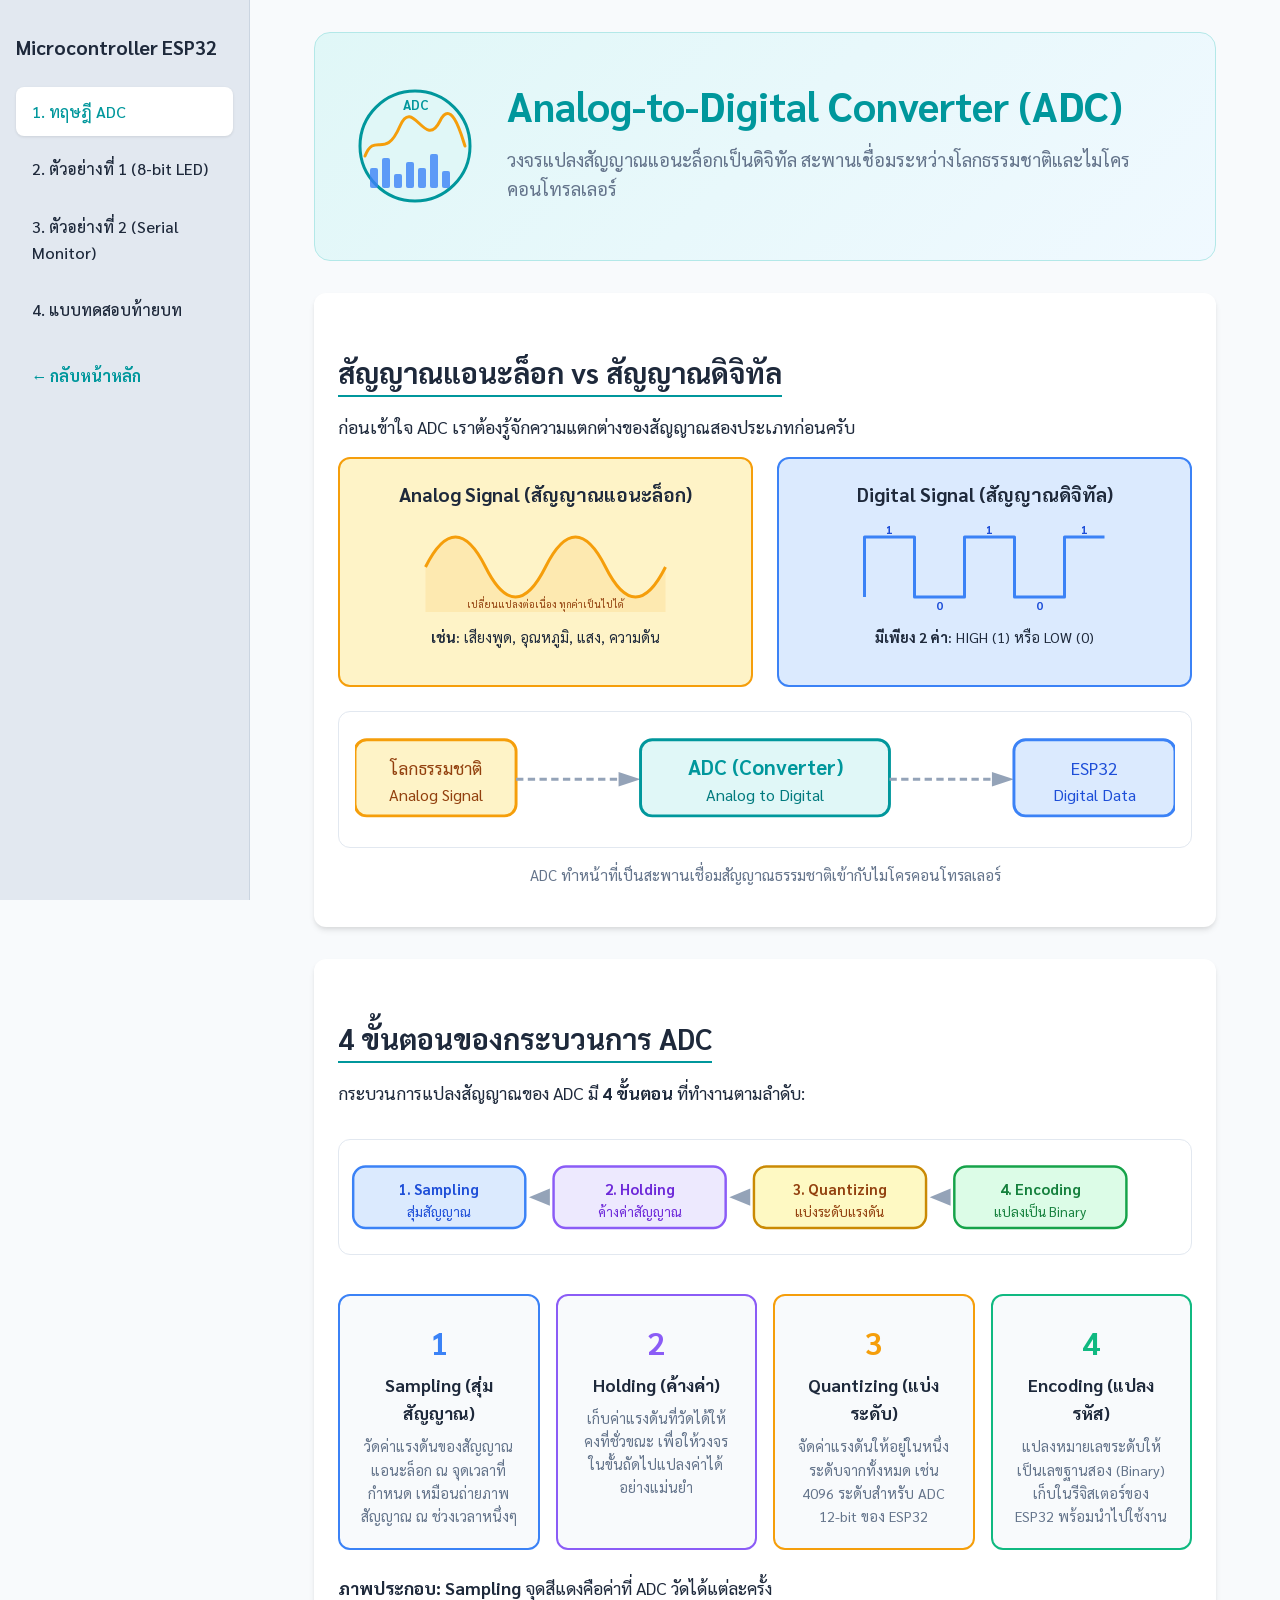
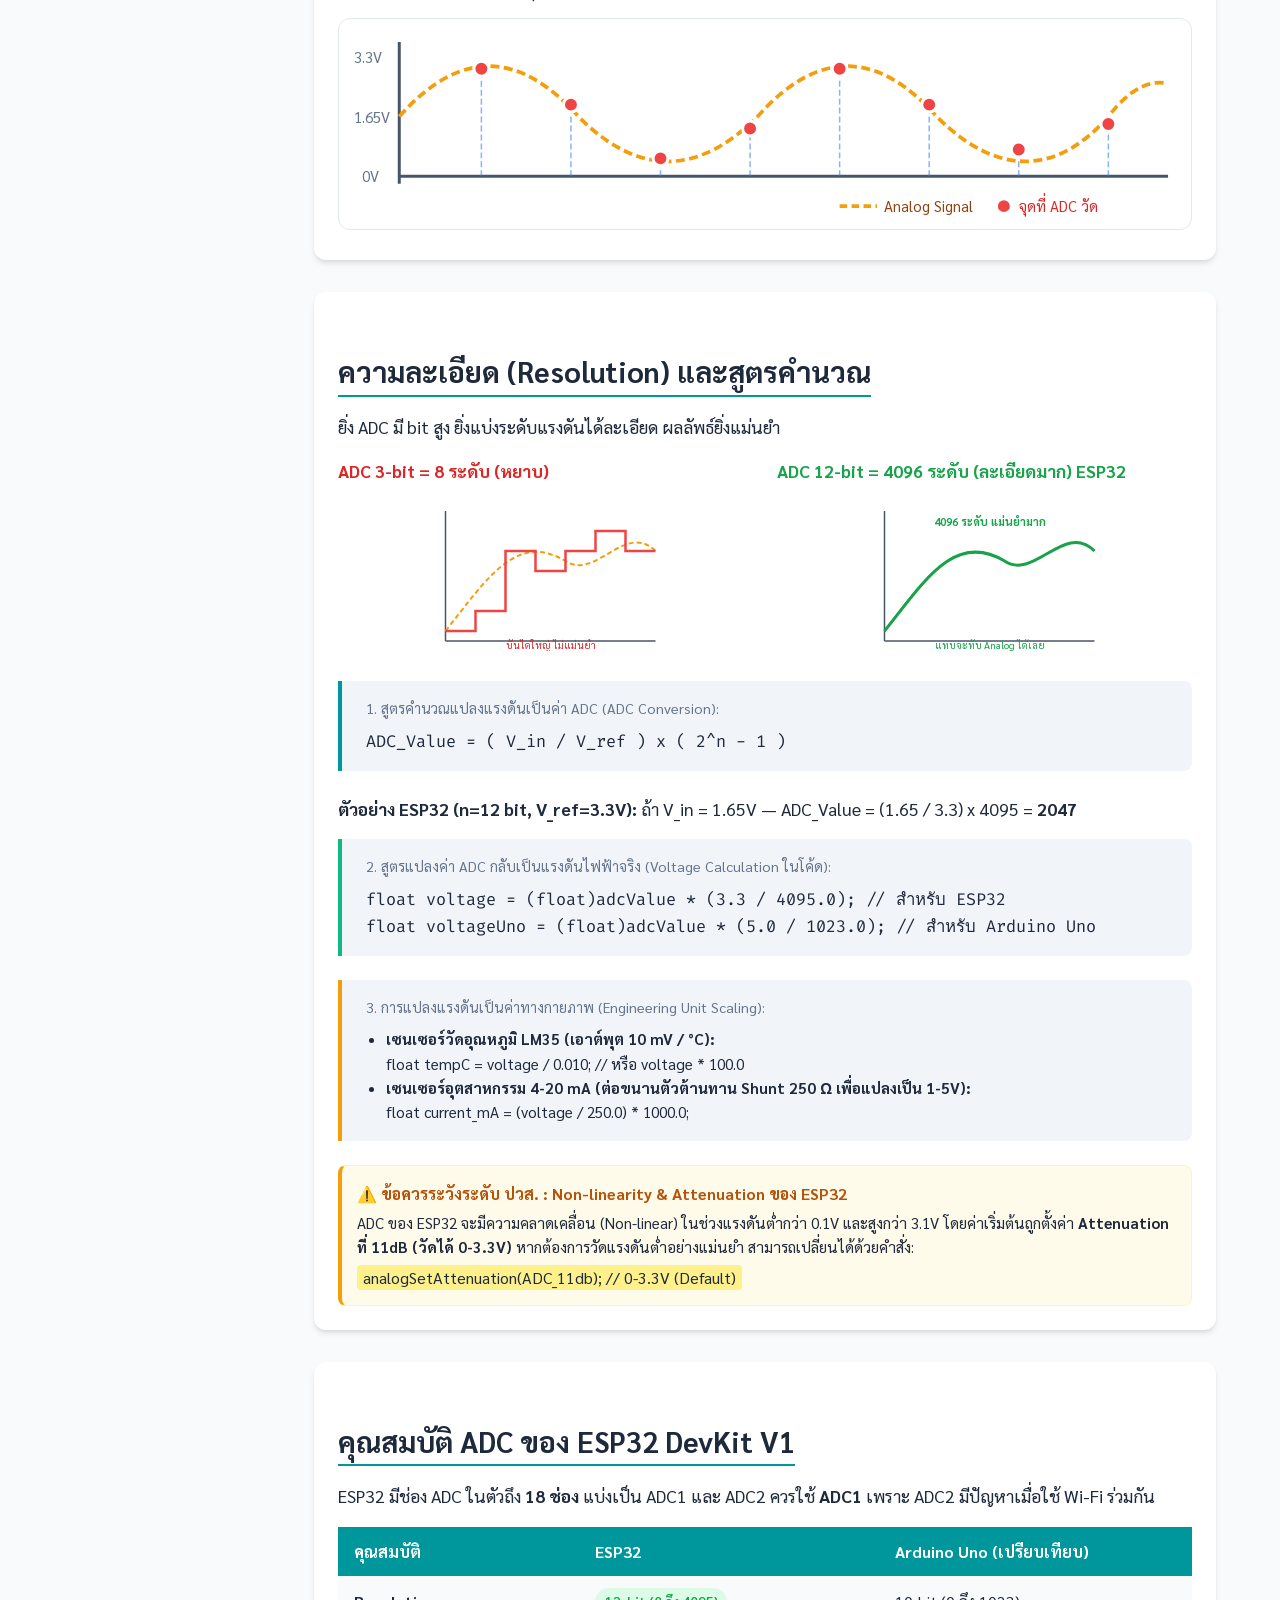
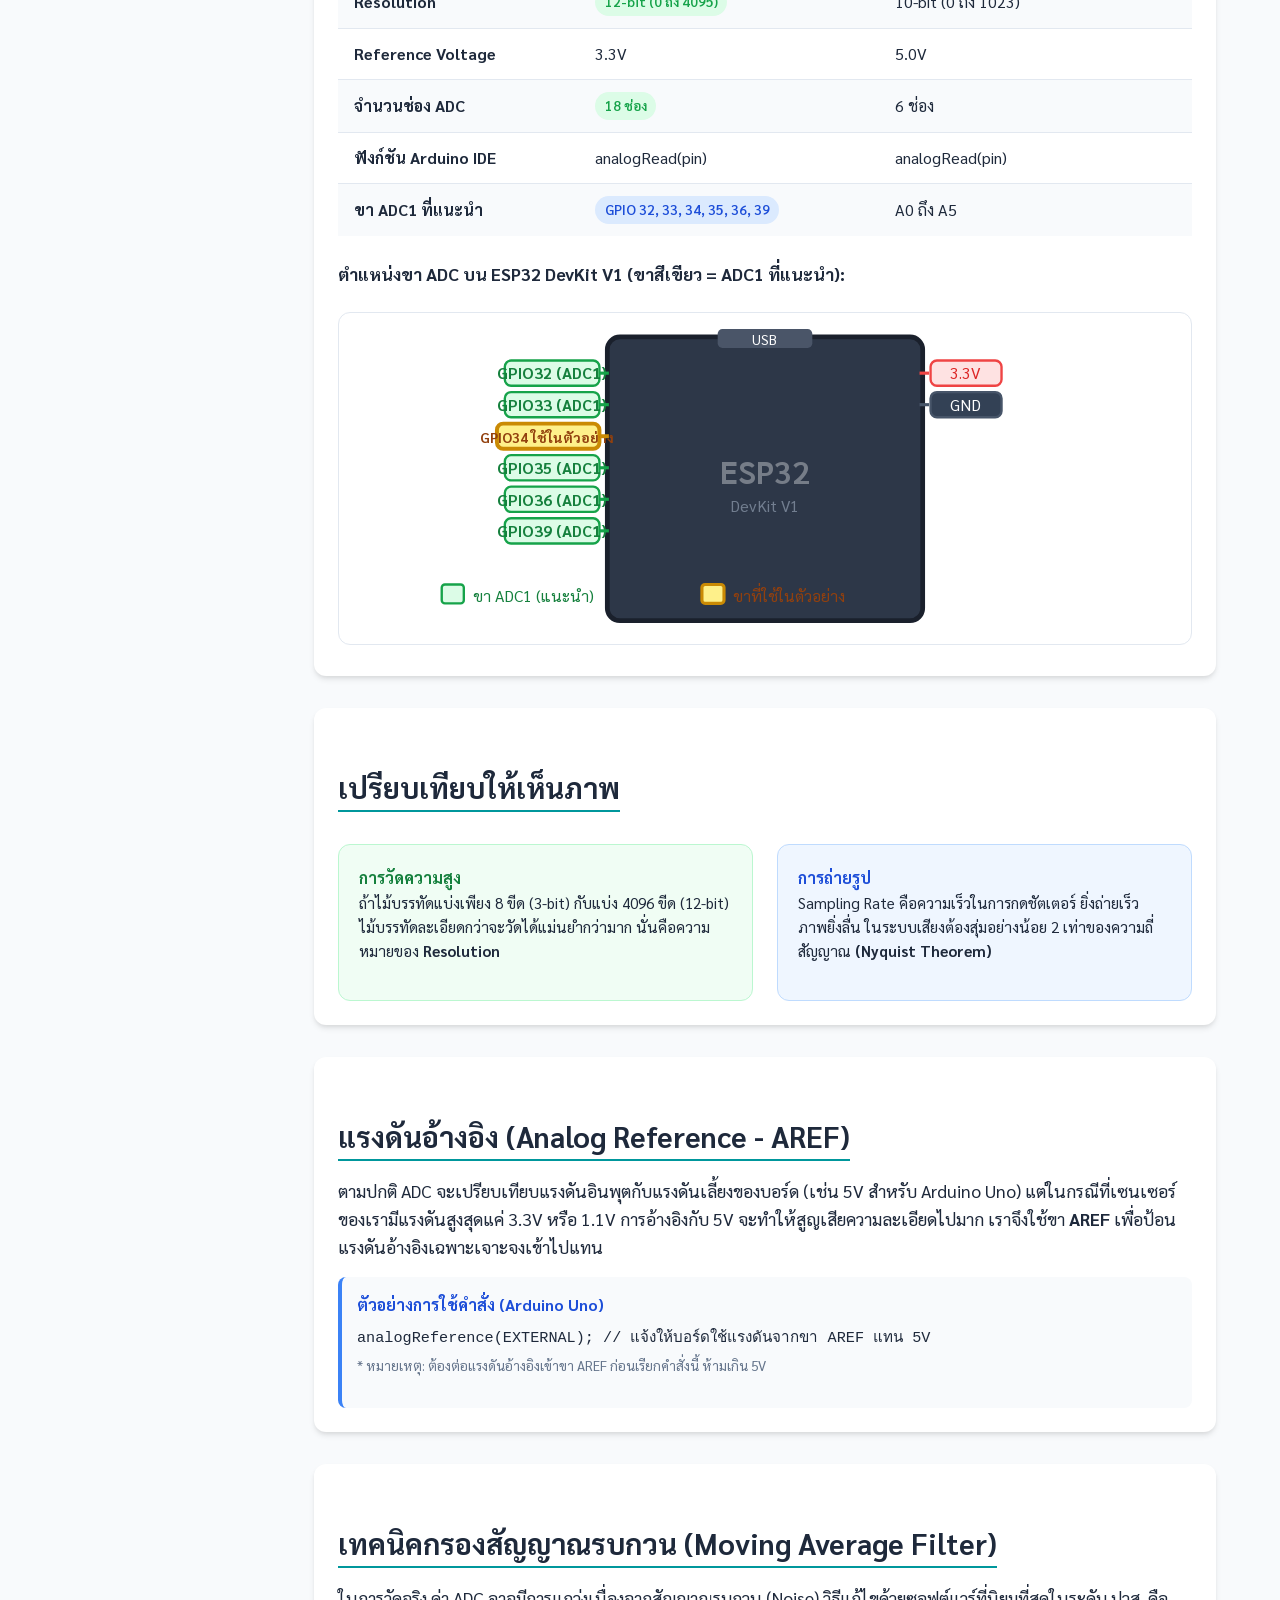
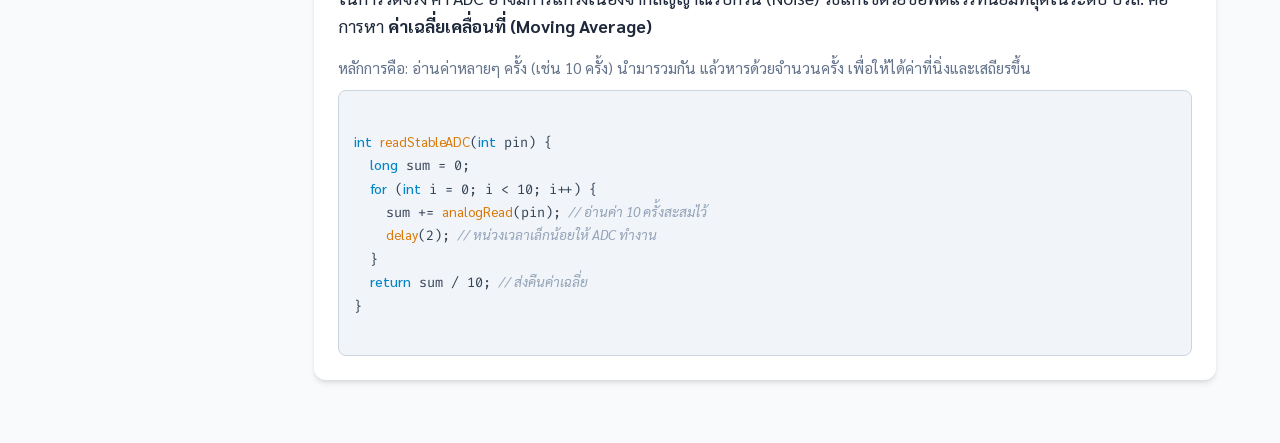
<file: ADC/index.html>
<!DOCTYPE html>
<html lang="th">
<head>
    <meta charset="UTF-8">
    <meta name="viewport" content="width=device-width, initial-scale=1.0">
    <title>ESP32 ADC (Analog-to-Digital Converter)</title>
    <link href="https://fonts.googleapis.com/css2?family=Sarabun:wght@300;400;500;600;700&family=Fira+Code:wght@400;500&display=swap" rel="stylesheet">
    <style>
        :root {
            /* Light Theme Colors */
            --bg-app: #f8fafc;
            --bg-card: #ffffff;
            --bg-sidebar: #e2e8f0;
            --text-main: #1e293b;
            --text-muted: #64748b;
            --primary: #00979C; /* Arduino Teal */
            --secondary: #e7352b; /* ESP32 Red */
            --accent: #3b82f6;
            
            /* State Colors */
            --state-high: #22c55e;
            --state-low: #94a3b8;
            --state-pwm: #facc15;
            --quiz-correct: #22c55e;
            --quiz-incorrect: #ef4444;
            
            /* Code Editor (Light Mode) */
            --bg-code: #f1f5f9;
            --code-text: #334155;
            --code-keyword: #0284c7;
            --code-string: #16a34a;
            --code-number: #ea580c;
            --code-comment: #94a3b8;
            --code-function: #d97706;

            /* Simulator */
            --bg-sim: #e2e8f0;
        }

        * {
            box-sizing: border-box;
            margin: 0;
            padding: 0;
            font-family: 'Sarabun', sans-serif;
        }

        body {
            background-color: var(--bg-app);
            color: var(--text-main);
            line-height: 1.6;
        }

        .app-shell {
            display: flex;
            min-height: 100vh;
        }

        .sidebar {
            width: 250px;
            background-color: var(--bg-sidebar);
            padding: 2rem 1rem;
            position: fixed;
            height: 100vh;
            overflow-y: auto;
            border-right: 1px solid #cbd5e1;
        }

        .sidebar h2 {
            font-size: 1.2rem;
            margin-bottom: 1.5rem;
            color: var(--text-main);
        }

        .nav-links {
            list-style: none;
        }

        .nav-links li {
            margin-bottom: 0.5rem;
        }

        .nav-links a {
            display: block;
            padding: 0.75rem 1rem;
            color: var(--text-main);
            text-decoration: none;
            border-radius: 8px;
            transition: background 0.2s;
            font-weight: 500;
        }

        .nav-links a:hover, .nav-links a.active {
            background-color: var(--bg-card);
            color: var(--primary);
            box-shadow: 0 1px 3px rgba(0,0,0,0.1);
        }

        .main-content {
            flex: 1;
            margin-left: 250px;
            padding: 2rem 4rem;
            max-width: 1200px;
        }

        section {
            display: none;
            animation: fadeIn 0.5s ease;
        }

        section.active {
            display: block;
        }

        @keyframes fadeIn {
            from { opacity: 0; transform: translateY(10px); }
            to { opacity: 1; transform: translateY(0); }
        }

        /* ---- Intro Section Specific Styles ---- */
        .intro-hero {
            background: linear-gradient(135deg, #e0f7f7 0%, #f0f9ff 100%);
            border-radius: 16px;
            padding: 2.5rem;
            margin-bottom: 2rem;
            border: 1px solid #b3e8e8;
            display: flex;
            align-items: center;
            gap: 2rem;
        }
        .intro-hero-text h1 { margin-bottom: 0.5rem; }
        .intro-hero-text p { color: var(--text-muted); font-size: 1.15rem; }

        .step-grid {
            display: grid;
            grid-template-columns: repeat(auto-fit, minmax(200px, 1fr));
            gap: 1rem;
            margin-top: 1rem;
        }
        .step-card {
            background: var(--bg-app);
            border-radius: 12px;
            padding: 1.25rem;
            border: 2px solid transparent;
            text-align: center;
            transition: all 0.3s;
            position: relative;
            overflow: hidden;
        }
        .step-card:hover { transform: translateY(-4px); box-shadow: 0 8px 20px rgba(0,0,0,0.12); }
        .step-card.s1 { border-color: #3b82f6; }
        .step-card.s2 { border-color: #8b5cf6; }
        .step-card.s3 { border-color: #f59e0b; }
        .step-card.s4 { border-color: #10b981; }
        .step-card .step-num {
            font-size: 2rem; font-weight: 700; margin-bottom: 0.25rem;
        }
        .step-card.s1 .step-num { color: #3b82f6; }
        .step-card.s2 .step-num { color: #8b5cf6; }
        .step-card.s3 .step-num { color: #f59e0b; }
        .step-card.s4 .step-num { color: #10b981; }
        .step-card h4 { font-size: 1.1rem; margin-bottom: 0.5rem; }
        .step-card p { font-size: 0.9rem; color: var(--text-muted); margin: 0; }

        .spec-table { width: 100%; border-collapse: collapse; margin-top: 1rem; }
        .spec-table th {
            background-color: var(--primary); color: white;
            padding: 0.75rem 1rem; text-align: left;
        }
        .spec-table td { padding: 0.75rem 1rem; border-bottom: 1px solid #e2e8f0; }
        .spec-table tr:last-child td { border-bottom: none; }
        .spec-table tr:nth-child(even) td { background: #f8fafc; }
        .spec-table .tag {
            display: inline-block; padding: 0.2rem 0.6rem; border-radius: 999px;
            font-size: 0.85rem; font-weight: 600;
        }
        .tag-good { background: #dcfce7; color: #16a34a; }
        .tag-info { background: #dbeafe; color: #1d4ed8; }

        .svg-diagram {
            width: 100%;
            max-width: 700px;
            margin: 1rem auto;
            display: block;
            background: white;
            border-radius: 12px;
            border: 1px solid #e2e8f0;
            padding: 1rem;
        }

        .adc-compare-grid {
            display: grid;
            grid-template-columns: 1fr 1fr;
            gap: 1.5rem;
            margin-top: 1rem;
        }
        .compare-box {
            border-radius: 12px; padding: 1.25rem; text-align: center;
        }
        .compare-box.analog { background: #fef3c7; border: 2px solid #f59e0b; }
        .compare-box.digital { background: #dbeafe; border: 2px solid #3b82f6; }
        .compare-box h4 { font-size: 1.2rem; margin-bottom: 0.75rem; }

        .formula-box {
            background: #f1f5f9;
            border-left: 4px solid var(--primary);
            border-radius: 0 8px 8px 0;
            padding: 1rem 1.5rem;
            margin: 1.5rem 0;
            font-family: 'Fira Code', monospace;
            font-size: 1.05rem;
        }
        .formula-box .formula-title {
            font-family: 'Sarabun', sans-serif;
            font-size: 0.9rem; color: var(--text-muted); margin-bottom: 0.5rem;
        }

        @media (max-width: 768px) {
            .adc-compare-grid { grid-template-columns: 1fr; }
            .intro-hero { flex-direction: column; text-align: center; }
        }

        h1 {
            font-size: 2.5rem;
            margin-bottom: 1rem;
            color: var(--primary);
        }

        h2.section-title {
            font-size: 1.8rem;
            margin-top: 2rem;
            margin-bottom: 1rem;
            border-bottom: 2px solid var(--primary);
            display: inline-block;
        }

        p {
            margin-bottom: 1rem;
            font-size: 1.1rem;
        }

        .card {
            background-color: var(--bg-card);
            border-radius: 12px;
            padding: 1.5rem;
            box-shadow: 0 4px 6px -1px rgba(0, 0, 0, 0.1), 0 2px 4px -1px rgba(0, 0, 0, 0.06);
            margin-bottom: 2rem;
        }

        .grid-layout {
            display: grid;
            grid-template-columns: 1fr 1fr;
            gap: 2rem;
        }

        /* Simulator Styles */
        .simulator-canvas {
            background-color: var(--bg-sim);
            background-image: radial-gradient(#cbd5e1 1px, transparent 1px);
            background-size: 20px 20px;
            border-radius: 8px;
            border: 2px solid #cbd5e1;
            aspect-ratio: 16 / 12;
            position: relative;
            overflow: hidden;
            display: flex;
            justify-content: center;
            align-items: center;
        }

        .svg-container {
            width: 100%;
            height: 100%;
            position: absolute;
            top: 0; left: 0;
        }

        /* Interactive Controls */
        .controls {
            margin-top: 1rem;
            display: flex;
            align-items: center;
            gap: 1rem;
            background: var(--bg-app);
            padding: 1rem;
            border-radius: 8px;
            border: 1px solid #cbd5e1;
        }

        .slider-container {
            flex: 1;
            display: flex;
            flex-direction: column;
        }

        input[type="range"] {
            width: 100%;
            margin-top: 0.5rem;
            cursor: pointer;
        }

        .btn {
            background-color: var(--primary);
            color: white;
            border: none;
            padding: 0.5rem 1rem;
            border-radius: 6px;
            cursor: pointer;
            font-size: 1rem;
            font-family: 'Sarabun', sans-serif;
            transition: all 0.2s;
        }

        .btn:hover {
            background-color: #007a7e;
            transform: scale(1.05);
        }

        .btn:disabled {
            background-color: #cbd5e1;
            cursor: not-allowed;
            transform: none;
        }

        /* Code Editor Styles */
        .code-editor {
            background-color: var(--bg-code);
            border-radius: 8px;
            padding: 1rem;
            border: 1px solid #cbd5e1;
            font-family: 'Fira Code', monospace;
            font-size: 0.95rem;
            overflow-x: auto;
            line-height: 1.5;
            position: relative;
        }

        .code-line {
            display: block;
            padding: 0 0.5rem;
            border-radius: 4px;
            transition: background-color 0.3s;
        }

        .code-line.active {
            background-color: #e0e7ff;
            border-left: 4px solid var(--accent);
        }

        .kw { color: var(--code-keyword); font-weight: 500; }
        .func { color: var(--code-function); }
        .str { color: var(--code-string); }
        .num { color: var(--code-number); }
        .cmt { color: var(--code-comment); font-style: italic; }

        /* Serial Monitor */
        .serial-monitor {
            background-color: #1e1e1e;
            color: #10b981;
            font-family: 'Fira Code', monospace;
            padding: 1rem;
            border-radius: 8px;
            height: 150px;
            overflow-y: auto;
            margin-top: 1rem;
            font-size: 0.9rem;
        }
        
        .serial-monitor div {
            margin-bottom: 2px;
        }

        /* Quiz Styles */
        .quiz-question {
            margin-bottom: 1.5rem;
            background: #ffffff;
            border: 1px solid #e2e8f0;
            border-radius: 12px;
            padding: 1.5rem;
            box-shadow: 0 2px 6px rgba(0,0,0,0.03);
            transition: all 0.2s ease;
        }

        .quiz-question:hover {
            box-shadow: 0 4px 14px rgba(0,0,0,0.06);
        }

        .quiz-options {
            display: flex;
            flex-direction: column;
            gap: 0.6rem;
            margin-top: 1rem;
        }

        .quiz-option {
            padding: 14px 18px;
            background: #f8fafc;
            border: 2px solid #e2e8f0;
            border-radius: 8px;
            cursor: pointer;
            transition: all 0.2s ease;
            font-size: 1rem;
            color: #334155;
            line-height: 1.5;
        }

        .quiz-option:hover {
            background-color: #f1f5f9;
            border-color: #cbd5e1;
            transform: translateX(4px);
        }

        /* Action Buttons */
        .action-btn {
            display: inline-flex;
            align-items: center;
            justify-content: center;
            gap: 8px;
            padding: 12px 24px;
            border-radius: 8px;
            font-family: 'Sarabun', sans-serif;
            font-size: 1.05rem;
            font-weight: 600;
            cursor: pointer;
            border: none;
            background: #00979C;
            color: #ffffff !important;
            box-shadow: 0 4px 12px rgba(0, 151, 156, 0.25);
            transition: all 0.2s ease;
            text-decoration: none;
        }

        .action-btn:hover {
            background: #007d82;
            transform: translateY(-2px);
            box-shadow: 0 6px 16px rgba(0, 151, 156, 0.35);
        }

        .action-btn:active {
            transform: translateY(0);
        }

        .action-btn.secondary-btn {
            background: #64748b;
            box-shadow: 0 4px 12px rgba(100, 116, 139, 0.2);
        }

        .action-btn.secondary-btn:hover {
            background: #475569;
            box-shadow: 0 6px 16px rgba(71, 85, 105, 0.3);
        }

        @media (max-width: 992px) {
            .grid-layout {
                grid-template-columns: 1fr;
            }
        }

        @media (max-width: 768px) {
            .app-shell {
                flex-direction: column;
            }
            .sidebar {
                width: 100%;
                height: auto;
                position: relative;
                padding: 1rem;
                border-right: none;
                border-bottom: 1px solid #cbd5e1;
            }
            .nav-links {
                display: flex;
                overflow-x: auto;
                gap: 0.5rem;
            }
            .nav-links li { margin: 0; }
            .nav-links a { white-space: nowrap; }
            .main-content {
                margin-left: 0;
                padding: 1rem;
            }
        }
    </style>
</head>
<body>
    <div class="app-shell">
        <nav class="sidebar">
            <h2>Microcontroller ESP32</h2>
            <ul class="nav-links">
                <li><a href="#" data-target="intro" class="active">1. ทฤษฎี ADC</a></li>
                <li><a href="#" data-target="ex1">2. ตัวอย่างที่ 1 (8-bit LED)</a></li>
                <li><a href="#" data-target="ex2">3. ตัวอย่างที่ 2 (Serial Monitor)</a></li>
                <li><a href="#" data-target="quiz">4. แบบทดสอบท้ายบท</a></li>
                <li><a href="../index.html" style="margin-top: 1rem; color: var(--primary); font-weight: bold;">← กลับหน้าหลัก</a></li>
            </ul>
        </nav>

        <main class="main-content">
            <!-- Section 1: Intro -->
            <section id="intro" class="active">

                <!-- Hero Banner -->
                <div class="intro-hero">
                    <svg width="120" height="120" viewBox="0 0 120 120" style="flex-shrink:0">
                        <circle cx="60" cy="60" r="55" fill="#e0f7f7" stroke="#00979C" stroke-width="3"/>
                        <path d="M10,70 C20,45 30,75 45,40 C58,10 70,65 85,35 C97,10 108,55 110,60"
                            fill="none" stroke="#f59e0b" stroke-width="3" stroke-linecap="round"/>
                        <rect x="15" y="82" width="8" height="20" rx="2" fill="#3b82f6" opacity="0.8"/>
                        <rect x="27" y="72" width="8" height="30" rx="2" fill="#3b82f6" opacity="0.8"/>
                        <rect x="39" y="88" width="8" height="14" rx="2" fill="#3b82f6" opacity="0.8"/>
                        <rect x="51" y="76" width="8" height="26" rx="2" fill="#3b82f6" opacity="0.8"/>
                        <rect x="63" y="82" width="8" height="20" rx="2" fill="#3b82f6" opacity="0.8"/>
                        <rect x="75" y="68" width="8" height="34" rx="2" fill="#3b82f6" opacity="0.8"/>
                        <rect x="87" y="85" width="8" height="17" rx="2" fill="#3b82f6" opacity="0.8"/>
                        <text x="60" y="24" font-size="13" font-weight="bold" fill="#00979C" text-anchor="middle">ADC</text>
                    </svg>
                    <div class="intro-hero-text">
                        <h1>Analog-to-Digital Converter (ADC)</h1>
                        <p>วงจรแปลงสัญญาณแอนะล็อกเป็นดิจิทัล สะพานเชื่อมระหว่างโลกธรรมชาติและไมโครคอนโทรลเลอร์</p>
                    </div>
                </div>

                <!-- Card 1: Analog vs Digital -->
                <div class="card">
                    <h2 class="section-title">สัญญาณแอนะล็อก vs สัญญาณดิจิทัล</h2>
                    <p>ก่อนเข้าใจ ADC เราต้องรู้จักความแตกต่างของสัญญาณสองประเภทก่อนครับ</p>
                    <div class="adc-compare-grid">
                        <div class="compare-box analog">
                            <h4>Analog Signal (สัญญาณแอนะล็อก)</h4>
                            <svg width="100%" height="90" viewBox="0 0 240 90">
                                <path d="M0,45 C20,5 40,5 60,45 C80,85 100,85 120,45 C140,5 160,5 180,45 C200,85 220,85 240,45"
                                    fill="none" stroke="#f59e0b" stroke-width="3"/>
                                <path d="M0,45 C20,5 40,5 60,45 C80,85 100,85 120,45 C140,5 160,5 180,45 C200,85 220,85 240,45 L240,90 L0,90 Z"
                                    fill="#f59e0b" opacity="0.12"/>
                                <text x="120" y="86" font-size="10" fill="#92400e" text-anchor="middle">เปลี่ยนแปลงต่อเนื่อง ทุกค่าเป็นไปได้</text>
                            </svg>
                            <p style="font-size:0.9rem;margin-top:0.5rem"><strong>เช่น:</strong> เสียงพูด, อุณหภูมิ, แสง, ความดัน</p>
                        </div>
                        <div class="compare-box digital">
                            <h4>Digital Signal (สัญญาณดิจิทัล)</h4>
                            <svg width="100%" height="90" viewBox="0 0 240 90">
                                <polyline points="0,75 0,15 50,15 50,75 100,75 100,15 150,15 150,75 200,75 200,15 240,15"
                                    fill="none" stroke="#3b82f6" stroke-width="3" stroke-linejoin="round"/>
                                <text x="25" y="12" font-size="12" fill="#1d4ed8" text-anchor="middle" font-weight="bold">1</text>
                                <text x="75" y="88" font-size="12" fill="#1d4ed8" text-anchor="middle" font-weight="bold">0</text>
                                <text x="125" y="12" font-size="12" fill="#1d4ed8" text-anchor="middle" font-weight="bold">1</text>
                                <text x="175" y="88" font-size="12" fill="#1d4ed8" text-anchor="middle" font-weight="bold">0</text>
                                <text x="220" y="12" font-size="12" fill="#1d4ed8" text-anchor="middle" font-weight="bold">1</text>
                            </svg>
                            <p style="font-size:0.9rem;margin-top:0.5rem"><strong>มีเพียง 2 ค่า:</strong> HIGH (1) หรือ LOW (0)</p>
                        </div>
                    </div>
                    <svg style="width:100%;margin-top:1.5rem;background:white;border-radius:12px;border:1px solid #e2e8f0;padding:1rem" viewBox="0 0 560 70">
                        <rect x="0" y="8" width="110" height="52" rx="8" fill="#fef3c7" stroke="#f59e0b" stroke-width="2"/>
                        <text x="55" y="32" font-size="12" text-anchor="middle" fill="#92400e">โลกธรรมชาติ</text>
                        <text x="55" y="50" font-size="11" text-anchor="middle" fill="#92400e">Analog Signal</text>
                        <line x1="110" y1="35" x2="180" y2="35" stroke="#94a3b8" stroke-width="2" stroke-dasharray="5,3"/>
                        <polygon points="180,30 195,35 180,40" fill="#94a3b8"/>
                        <rect x="195" y="8" width="170" height="52" rx="8" fill="#e0f7f7" stroke="#00979C" stroke-width="2"/>
                        <text x="280" y="32" font-size="14" font-weight="bold" text-anchor="middle" fill="#00979C">ADC (Converter)</text>
                        <text x="280" y="50" font-size="11" text-anchor="middle" fill="#007a7e">Analog to Digital</text>
                        <line x1="365" y1="35" x2="435" y2="35" stroke="#94a3b8" stroke-width="2" stroke-dasharray="5,3"/>
                        <polygon points="435,30 450,35 435,40" fill="#94a3b8"/>
                        <rect x="450" y="8" width="110" height="52" rx="8" fill="#dbeafe" stroke="#3b82f6" stroke-width="2"/>
                        <text x="505" y="32" font-size="12" text-anchor="middle" fill="#1d4ed8">ESP32</text>
                        <text x="505" y="50" font-size="11" text-anchor="middle" fill="#1d4ed8">Digital Data</text>
                    </svg>
                    <p style="text-align:center;color:var(--text-muted);font-size:0.95rem;margin-top:0.5rem">ADC ทำหน้าที่เป็นสะพานเชื่อมสัญญาณธรรมชาติเข้ากับไมโครคอนโทรลเลอร์</p>
                </div>

                <!-- Card 2: 4 Step ADC Process -->
                <div class="card">
                    <h2 class="section-title">4 ขั้นตอนของกระบวนการ ADC</h2>
                    <p>กระบวนการแปลงสัญญาณของ ADC มี <strong>4 ขั้นตอน</strong> ที่ทำงานตามลำดับ:</p>
                    <svg style="width:100%;background:white;border-radius:12px;border:1px solid #e2e8f0;padding:0.5rem;margin:1rem 0" viewBox="0 0 680 80">
                        <rect x="5" y="15" width="140" height="50" rx="10" fill="#dbeafe" stroke="#3b82f6" stroke-width="2"/>
                        <text x="75" y="38" font-size="12" font-weight="bold" text-anchor="middle" fill="#1d4ed8">1. Sampling</text>
                        <text x="75" y="56" font-size="11" text-anchor="middle" fill="#1d4ed8">สุ่มสัญญาณ</text>
                        <polygon points="148,40 165,33 165,47" fill="#94a3b8"/>
                        <rect x="168" y="15" width="140" height="50" rx="10" fill="#ede9fe" stroke="#8b5cf6" stroke-width="2"/>
                        <text x="238" y="38" font-size="12" font-weight="bold" text-anchor="middle" fill="#6d28d9">2. Holding</text>
                        <text x="238" y="56" font-size="11" text-anchor="middle" fill="#6d28d9">ค้างค่าสัญญาณ</text>
                        <polygon points="311,40 328,33 328,47" fill="#94a3b8"/>
                        <rect x="331" y="15" width="140" height="50" rx="10" fill="#fef9c3" stroke="#ca8a04" stroke-width="2"/>
                        <text x="401" y="38" font-size="12" font-weight="bold" text-anchor="middle" fill="#92400e">3. Quantizing</text>
                        <text x="401" y="56" font-size="11" text-anchor="middle" fill="#92400e">แบ่งระดับแรงดัน</text>
                        <polygon points="474,40 491,33 491,47" fill="#94a3b8"/>
                        <rect x="494" y="15" width="140" height="50" rx="10" fill="#dcfce7" stroke="#16a34a" stroke-width="2"/>
                        <text x="564" y="38" font-size="12" font-weight="bold" text-anchor="middle" fill="#15803d">4. Encoding</text>
                        <text x="564" y="56" font-size="11" text-anchor="middle" fill="#15803d">แปลงเป็น Binary</text>
                    </svg>
                    <div class="step-grid">
                        <div class="step-card s1">
                            <div class="step-num">1</div>
                            <h4>Sampling (สุ่มสัญญาณ)</h4>
                            <p>วัดค่าแรงดันของสัญญาณแอนะล็อก ณ จุดเวลาที่กำหนด เหมือนถ่ายภาพสัญญาณ ณ ช่วงเวลาหนึ่งๆ</p>
                        </div>
                        <div class="step-card s2">
                            <div class="step-num">2</div>
                            <h4>Holding (ค้างค่า)</h4>
                            <p>เก็บค่าแรงดันที่วัดได้ให้คงที่ชั่วขณะ เพื่อให้วงจรในขั้นถัดไปแปลงค่าได้อย่างแม่นยำ</p>
                        </div>
                        <div class="step-card s3">
                            <div class="step-num">3</div>
                            <h4>Quantizing (แบ่งระดับ)</h4>
                            <p>จัดค่าแรงดันให้อยู่ในหนึ่งระดับจากทั้งหมด เช่น 4096 ระดับสำหรับ ADC 12-bit ของ ESP32</p>
                        </div>
                        <div class="step-card s4">
                            <div class="step-num">4</div>
                            <h4>Encoding (แปลงรหัส)</h4>
                            <p>แปลงหมายเลขระดับให้เป็นเลขฐานสอง (Binary) เก็บในรีจิสเตอร์ของ ESP32 พร้อมนำไปใช้งาน</p>
                        </div>
                    </div>
                    <p style="margin-top:1.5rem"><strong>ภาพประกอบ: Sampling</strong> จุดสีแดงคือค่าที่ ADC วัดได้แต่ละครั้ง</p>
                    <svg style="width:100%;background:white;border-radius:12px;border:1px solid #e2e8f0;padding:0.5rem" viewBox="0 0 560 130">
                        <line x1="35" y1="10" x2="35" y2="105" stroke="#475569" stroke-width="2"/>
                        <line x1="35" y1="100" x2="550" y2="100" stroke="#475569" stroke-width="2"/>
                        <text x="5" y="24" font-size="10" fill="#64748b">3.3V</text>
                        <text x="5" y="64" font-size="10" fill="#64748b">1.65V</text>
                        <text x="10" y="104" font-size="10" fill="#64748b">0V</text>
                        <path d="M35,60 C75,15 115,15 155,60 C195,100 235,100 275,60 C315,15 355,15 395,60 C435,100 475,100 510,60 C525,40 540,35 550,38"
                            fill="none" stroke="#f59e0b" stroke-width="2.5" stroke-dasharray="6,3"/>
                        <line x1="90" y1="100" x2="90" y2="28" stroke="#3b82f6" stroke-width="1" stroke-dasharray="4,2" opacity="0.6"/>
                        <line x1="150" y1="100" x2="150" y2="52" stroke="#3b82f6" stroke-width="1" stroke-dasharray="4,2" opacity="0.6"/>
                        <line x1="210" y1="100" x2="210" y2="88" stroke="#3b82f6" stroke-width="1" stroke-dasharray="4,2" opacity="0.6"/>
                        <line x1="270" y1="100" x2="270" y2="68" stroke="#3b82f6" stroke-width="1" stroke-dasharray="4,2" opacity="0.6"/>
                        <line x1="330" y1="100" x2="330" y2="28" stroke="#3b82f6" stroke-width="1" stroke-dasharray="4,2" opacity="0.6"/>
                        <line x1="390" y1="100" x2="390" y2="52" stroke="#3b82f6" stroke-width="1" stroke-dasharray="4,2" opacity="0.6"/>
                        <line x1="450" y1="100" x2="450" y2="82" stroke="#3b82f6" stroke-width="1" stroke-dasharray="4,2" opacity="0.6"/>
                        <line x1="510" y1="100" x2="510" y2="65" stroke="#3b82f6" stroke-width="1" stroke-dasharray="4,2" opacity="0.6"/>
                        <circle cx="90" cy="28" r="5" fill="#ef4444" stroke="white" stroke-width="2"/>
                        <circle cx="150" cy="52" r="5" fill="#ef4444" stroke="white" stroke-width="2"/>
                        <circle cx="210" cy="88" r="5" fill="#ef4444" stroke="white" stroke-width="2"/>
                        <circle cx="270" cy="68" r="5" fill="#ef4444" stroke="white" stroke-width="2"/>
                        <circle cx="330" cy="28" r="5" fill="#ef4444" stroke="white" stroke-width="2"/>
                        <circle cx="390" cy="52" r="5" fill="#ef4444" stroke="white" stroke-width="2"/>
                        <circle cx="450" cy="82" r="5" fill="#ef4444" stroke="white" stroke-width="2"/>
                        <circle cx="510" cy="65" r="5" fill="#ef4444" stroke="white" stroke-width="2"/>
                        <line x1="330" y1="120" x2="355" y2="120" stroke="#f59e0b" stroke-width="2.5" stroke-dasharray="5,3"/>
                        <text x="360" y="124" font-size="10" fill="#92400e">Analog Signal</text>
                        <circle cx="440" cy="120" r="5" fill="#ef4444" stroke="white" stroke-width="2"/>
                        <text x="450" y="124" font-size="10" fill="#dc2626">จุดที่ ADC วัด</text>
                    </svg>
                </div>

                <!-- Card 3: Resolution and Transfer Function -->
                <div class="card">
                    <h2 class="section-title">ความละเอียด (Resolution) และสูตรคำนวณ</h2>
                    <p>ยิ่ง ADC มี bit สูง ยิ่งแบ่งระดับแรงดันได้ละเอียด ผลลัพธ์ยิ่งแม่นยำ</p>
                    <div class="adc-compare-grid">
                        <div>
                            <p style="font-weight:bold;color:#dc2626">ADC 3-bit = 8 ระดับ (หยาบ)</p>
                            <svg width="100%" height="150" viewBox="0 0 240 150">
                                <line x1="20" y1="140" x2="230" y2="140" stroke="#475569" stroke-width="1.5"/>
                                <line x1="20" y1="10" x2="20" y2="140" stroke="#475569" stroke-width="1.5"/>
                                <path d="M20,130 C60,80 90,30 140,60 C170,80 200,20 230,50"
                                    fill="none" stroke="#f59e0b" stroke-width="2" stroke-dasharray="5,3"/>
                                <polyline points="20,130 50,130 50,110 80,110 80,50 110,50 110,70 140,70 140,50 170,50 170,30 200,30 200,50 230,50"
                                    fill="none" stroke="#ef4444" stroke-width="2.5"/>
                                <text x="125" y="148" font-size="10" fill="#dc2626" text-anchor="middle">บันไดใหญ่ ไม่แม่นยำ</text>
                            </svg>
                        </div>
                        <div>
                            <p style="font-weight:bold;color:#16a34a">ADC 12-bit = 4096 ระดับ (ละเอียดมาก) ESP32</p>
                            <svg width="100%" height="150" viewBox="0 0 240 150">
                                <line x1="20" y1="140" x2="230" y2="140" stroke="#475569" stroke-width="1.5"/>
                                <line x1="20" y1="10" x2="20" y2="140" stroke="#475569" stroke-width="1.5"/>
                                <path d="M20,130 C60,80 90,30 140,60 C170,80 200,20 230,50"
                                    fill="none" stroke="#f59e0b" stroke-width="2" stroke-dasharray="5,3"/>
                                <path d="M20,130 C60,80 90,30 140,60 C170,80 200,20 230,50"
                                    fill="none" stroke="#16a34a" stroke-width="3"/>
                                <text x="125" y="25" font-size="11" fill="#16a34a" text-anchor="middle" font-weight="bold">4096 ระดับ แม่นยำมาก</text>
                                <text x="125" y="148" font-size="10" fill="#16a34a" text-anchor="middle">แทบจะทับ Analog ได้เลย</text>
                            </svg>
                        </div>
                    </div>
                    <div class="formula-box">
                        <div class="formula-title">1. สูตรคำนวณแปลงแรงดันเป็นค่า ADC (ADC Conversion):</div>
                        ADC_Value = ( V_in / V_ref ) x ( 2^n - 1 )
                    </div>
                    <p><strong>ตัวอย่าง ESP32 (n=12 bit, V_ref=3.3V):</strong> ถ้า V_in = 1.65V — ADC_Value = (1.65 / 3.3) x 4095 = <strong>2047</strong></p>

                    <div class="formula-box" style="border-left-color: #10b981; margin-top: 15px;">
                        <div class="formula-title">2. สูตรแปลงค่า ADC กลับเป็นแรงดันไฟฟ้าจริง (Voltage Calculation ในโค้ด):</div>
                        float voltage = (float)adcValue * (3.3 / 4095.0); // สำหรับ ESP32<br>
                        float voltageUno = (float)adcValue * (5.0 / 1023.0); // สำหรับ Arduino Uno
                    </div>

                    <div class="formula-box" style="border-left-color: #f59e0b; margin-top: 15px;">
                        <div class="formula-title">3. การแปลงแรงดันเป็นค่าทางกายภาพ (Engineering Unit Scaling):</div>
                        <ul style="font-family: 'Sarabun', sans-serif; font-size: 0.95rem; margin-left: 20px; line-height: 1.6;">
                            <li><strong>เซนเซอร์วัดอุณหภูมิ LM35 (เอาต์พุต 10 mV / °C):</strong><br>
                            <code>float tempC = voltage / 0.010; // หรือ voltage * 100.0</code></li>
                            <li><strong>เซนเซอร์อุตสาหกรรม 4-20 mA (ต่อขนานตัวต้านทาน Shunt 250 Ω เพื่อแปลงเป็น 1-5V):</strong><br>
                            <code>float current_mA = (voltage / 250.0) * 1000.0;</code></li>
                        </ul>
                    </div>

                    <div style="background: #fffbeb; border: 1px solid #fef3c7; border-radius: 8px; padding: 15px; border-left: 4px solid #f59e0b; margin-top: 15px;">
                        <h4 style="color: #b45309; margin-bottom: 5px;">⚠️ ข้อควรระวังระดับ ปวส. : Non-linearity & Attenuation ของ ESP32</h4>
                        <p style="font-size: 0.95rem; margin-bottom: 5px;">ADC ของ ESP32 จะมีความคลาดเคลื่อน (Non-linear) ในช่วงแรงดันต่ำกว่า 0.1V และสูงกว่า 3.1V โดยค่าเริ่มต้นถูกตั้งค่า <strong>Attenuation ที่ 11dB (วัดได้ 0-3.3V)</strong> หากต้องการวัดแรงดันต่ำอย่างแม่นยำ สามารถเปลี่ยนได้ด้วยคำสั่ง:</p>
                        <code style="background: #fef08a; padding: 2px 6px; border-radius: 4px;">analogSetAttenuation(ADC_11db); // 0-3.3V (Default)</code>
                    </div>
                </div>

                <!-- Card 4: ESP32 Spec Table and Pinout -->
                <div class="card">
                    <h2 class="section-title">คุณสมบัติ ADC ของ ESP32 DevKit V1</h2>
                    <p>ESP32 มีช่อง ADC ในตัวถึง <strong>18 ช่อง</strong> แบ่งเป็น ADC1 และ ADC2 ควรใช้ <strong>ADC1</strong> เพราะ ADC2 มีปัญหาเมื่อใช้ Wi-Fi ร่วมกัน</p>
                    <table class="spec-table">
                        <tr>
                            <th>คุณสมบัติ</th><th>ESP32</th><th>Arduino Uno (เปรียบเทียบ)</th>
                        </tr>
                        <tr>
                            <td><strong>Resolution</strong></td>
                            <td><span class="tag tag-good">12-bit (0 ถึง 4095)</span></td>
                            <td>10-bit (0 ถึง 1023)</td>
                        </tr>
                        <tr>
                            <td><strong>Reference Voltage</strong></td>
                            <td>3.3V</td><td>5.0V</td>
                        </tr>
                        <tr>
                            <td><strong>จำนวนช่อง ADC</strong></td>
                            <td><span class="tag tag-good">18 ช่อง</span></td>
                            <td>6 ช่อง</td>
                        </tr>
                        <tr>
                            <td><strong>ฟังก์ชัน Arduino IDE</strong></td>
                            <td><code>analogRead(pin)</code></td>
                            <td><code>analogRead(pin)</code></td>
                        </tr>
                        <tr>
                            <td><strong>ขา ADC1 ที่แนะนำ</strong></td>
                            <td><span class="tag tag-info">GPIO 32, 33, 34, 35, 36, 39</span></td>
                            <td>A0 ถึง A5</td>
                        </tr>
                    </table>
                    <p style="margin-top:1.5rem;font-weight:bold">ตำแหน่งขา ADC บน ESP32 DevKit V1 (ขาสีเขียว = ADC1 ที่แนะนำ):</p>
                    <svg style="width:100%;background:white;border-radius:12px;border:1px solid #e2e8f0;padding:1rem;margin-top:0.5rem" viewBox="0 0 520 190">
                        <rect x="160" y="5" width="200" height="180" rx="8" fill="#2d3748" stroke="#1a202c" stroke-width="3"/>
                        <text x="260" y="98" font-size="20" font-weight="bold" fill="white" text-anchor="middle" opacity="0.35">ESP32</text>
                        <text x="260" y="116" font-size="10" fill="#a0aec0" text-anchor="middle" opacity="0.6">DevKit V1</text>
                        <rect x="230" y="0" width="60" height="12" rx="3" fill="#4a5568"/>
                        <text x="260" y="10" font-size="9" fill="white" text-anchor="middle">USB</text>
                        <rect x="95" y="20" width="60" height="16" rx="4" fill="#dcfce7" stroke="#16a34a" stroke-width="1.5"/>
                        <text x="125" y="32" font-size="10" font-weight="bold" text-anchor="middle" fill="#15803d">GPIO32 (ADC1)</text>
                        <line x1="155" y1="28" x2="161" y2="28" stroke="#16a34a" stroke-width="2"/>
                        <rect x="95" y="40" width="60" height="16" rx="4" fill="#dcfce7" stroke="#16a34a" stroke-width="1.5"/>
                        <text x="125" y="52" font-size="10" font-weight="bold" text-anchor="middle" fill="#15803d">GPIO33 (ADC1)</text>
                        <line x1="155" y1="48" x2="161" y2="48" stroke="#16a34a" stroke-width="2"/>
                        <rect x="90" y="60" width="65" height="16" rx="4" fill="#fef08a" stroke="#ca8a04" stroke-width="2.5"/>
                        <text x="122" y="72" font-size="9" font-weight="bold" text-anchor="middle" fill="#92400e">GPIO34 ใช้ในตัวอย่าง</text>
                        <line x1="155" y1="68" x2="161" y2="68" stroke="#ca8a04" stroke-width="2.5"/>
                        <rect x="95" y="80" width="60" height="16" rx="4" fill="#dcfce7" stroke="#16a34a" stroke-width="1.5"/>
                        <text x="125" y="92" font-size="10" font-weight="bold" text-anchor="middle" fill="#15803d">GPIO35 (ADC1)</text>
                        <line x1="155" y1="88" x2="161" y2="88" stroke="#16a34a" stroke-width="2"/>
                        <rect x="95" y="100" width="60" height="16" rx="4" fill="#dcfce7" stroke="#16a34a" stroke-width="1.5"/>
                        <text x="125" y="112" font-size="10" font-weight="bold" text-anchor="middle" fill="#15803d">GPIO36 (ADC1)</text>
                        <line x1="155" y1="108" x2="161" y2="108" stroke="#16a34a" stroke-width="2"/>
                        <rect x="95" y="120" width="60" height="16" rx="4" fill="#dcfce7" stroke="#16a34a" stroke-width="1.5"/>
                        <text x="125" y="132" font-size="10" font-weight="bold" text-anchor="middle" fill="#15803d">GPIO39 (ADC1)</text>
                        <line x1="155" y1="128" x2="161" y2="128" stroke="#16a34a" stroke-width="2"/>
                        <rect x="365" y="20" width="45" height="16" rx="4" fill="#fee2e2" stroke="#ef4444" stroke-width="1.5"/>
                        <text x="387" y="32" font-size="10" text-anchor="middle" fill="#dc2626">3.3V</text>
                        <line x1="358" y1="28" x2="364" y2="28" stroke="#ef4444" stroke-width="2"/>
                        <rect x="365" y="40" width="45" height="16" rx="4" fill="#334155" stroke="#475569" stroke-width="1.5"/>
                        <text x="387" y="52" font-size="10" text-anchor="middle" fill="white">GND</text>
                        <line x1="358" y1="48" x2="364" y2="48" stroke="#475569" stroke-width="2"/>
                        <rect x="55" y="162" width="14" height="12" rx="2" fill="#dcfce7" stroke="#16a34a" stroke-width="1.5"/>
                        <text x="75" y="173" font-size="10" fill="#15803d">ขา ADC1 (แนะนำ)</text>
                        <rect x="220" y="162" width="14" height="12" rx="2" fill="#fef08a" stroke="#ca8a04" stroke-width="2"/>
                        <text x="240" y="173" font-size="10" fill="#92400e">ขาที่ใช้ในตัวอย่าง</text>
                    </svg>
                </div>

                <!-- Card 5: Analogy -->
                <div class="card">
                    <h2 class="section-title">เปรียบเทียบให้เห็นภาพ</h2>
                    <div class="adc-compare-grid">
                        <div style="background:#f0fdf4;border-radius:12px;padding:1.25rem;border:1px solid #bbf7d0">
                            <h4 style="color:#15803d">การวัดความสูง</h4>
                            <p style="font-size:0.95rem">ถ้าไม้บรรทัดแบ่งเพียง 8 ขีด (3-bit) กับแบ่ง 4096 ขีด (12-bit) ไม้บรรทัดละเอียดกว่าจะวัดได้แม่นยำกว่ามาก นั่นคือความหมายของ <strong>Resolution</strong></p>
                        </div>
                        <div style="background:#eff6ff;border-radius:12px;padding:1.25rem;border:1px solid #bfdbfe">
                            <h4 style="color:#1d4ed8">การถ่ายรูป</h4>
                            <p style="font-size:0.95rem">Sampling Rate คือความเร็วในการกดชัตเตอร์ ยิ่งถ่ายเร็ว ภาพยิ่งลื่น ในระบบเสียงต้องสุ่มอย่างน้อย 2 เท่าของความถี่สัญญาณ <strong>(Nyquist Theorem)</strong></p>
                        </div>
                    </div>
                </div>

                <!-- Card 5: Analog Reference (AREF) -->
                <div class="card">
                    <h2 class="section-title">แรงดันอ้างอิง (Analog Reference - AREF)</h2>
                    <p>ตามปกติ ADC จะเปรียบเทียบแรงดันอินพุตกับแรงดันเลี้ยงของบอร์ด (เช่น 5V สำหรับ Arduino Uno) แต่ในกรณีที่เซนเซอร์ของเรามีแรงดันสูงสุดแค่ 3.3V หรือ 1.1V การอ้างอิงกับ 5V จะทำให้สูญเสียความละเอียดไปมาก เราจึงใช้ขา <strong>AREF</strong> เพื่อป้อนแรงดันอ้างอิงเฉพาะเจาะจงเข้าไปแทน</p>
                    <div style="background: #f8fafc; padding: 15px; border-radius: 8px; border-left: 4px solid #3b82f6; margin-top: 10px;">
                        <h4 style="color: #1d4ed8; margin-bottom: 5px;">ตัวอย่างการใช้คำสั่ง (Arduino Uno)</h4>
                        <code style="font-family: monospace; font-size: 0.95rem;">analogReference(EXTERNAL); // แจ้งให้บอร์ดใช้แรงดันจากขา AREF แทน 5V</code>
                        <p style="font-size: 0.85rem; color: #64748b; margin-top: 5px;">* หมายเหตุ: ต้องต่อแรงดันอ้างอิงเข้าขา AREF ก่อนเรียกคำสั่งนี้ ห้ามเกิน 5V</p>
                    </div>
                </div>

                <!-- Card 6: Moving Average Filter -->
                <div class="card">
                    <h2 class="section-title">เทคนิคกรองสัญญาณรบกวน (Moving Average Filter)</h2>
                    <p>ในการวัดจริง ค่า ADC อาจมีการแกว่งเนื่องจากสัญญาณรบกวน (Noise) วิธีแก้ไขด้วยซอฟต์แวร์ที่นิยมที่สุดในระดับ ปวส. คือการหา <strong>ค่าเฉลี่ยเคลื่อนที่ (Moving Average)</strong></p>
                    <p style="font-size: 0.95rem; color: var(--text-muted); margin-bottom: 10px;">หลักการคือ: อ่านค่าหลายๆ ครั้ง (เช่น 10 ครั้ง) นำมารวมกัน แล้วหารด้วยจำนวนครั้ง เพื่อให้ได้ค่าที่นิ่งและเสถียรขึ้น</p>
                    
                    <div class="code-editor" style="background: #f1f5f9; padding: 15px;">
                        <pre style="margin:0;"><code style="font-family: 'Fira Code', monospace; font-size: 0.85rem; color: #334155;">
<span class="kw">int</span> <span class="func">readStableADC</span>(<span class="kw">int</span> pin) {
  <span class="kw">long</span> sum = 0;
  <span class="kw">for</span> (<span class="kw">int</span> i = 0; i &lt; 10; i++) {
    sum += <span class="func">analogRead</span>(pin); <span class="cmt">// อ่านค่า 10 ครั้งสะสมไว้</span>
    <span class="func">delay</span>(2); <span class="cmt">// หน่วงเวลาเล็กน้อยให้ ADC ทำงาน</span>
  }
  <span class="kw">return</span> sum / 10; <span class="cmt">// ส่งคืนค่าเฉลี่ย</span>
}
                        </code></pre>
                    </div>
                </div>

            </section>

            <!-- Section 2: Ex 1 -->
            <section id="ex1">
                <h1>ตัวอย่างที่ 1: อ่านค่าแอนะล็อกและแสดงผลผ่าน LED 8 ดวง</h1>
                <p>ปรับค่า Potentiometer (ตัวต้านทานปรับค่าได้) ที่ขา <strong>GPIO34</strong> ของ ESP32 และแปลงค่า 12-bit (0-4095) เป็น 8-bit (0-255) เพื่อนำไปแสดงผลรูปแบบเลขฐานสองผ่าน LED 8 ดวงที่ต่ออยู่ที่ <strong>GPIO 12-19</strong></p>
                
                <div class="grid-layout">
                    <!-- Simulator -->
                    <div class="card">
                        <div class="simulator-canvas" id="sim1-canvas">
                            <!-- SVG Content will be injected here -->
                        </div>
                        <div class="controls">
                            <div class="slider-container">
                                <label for="pot1">ปรับ Potentiometer (แรงดันเข้า AN1/GPIO34)</label>
                                <input type="range" id="pot1" min="0" max="4095" value="0">
                                <span id="pot1-val">ค่า ADC: 0 (0.00 V)</span>
                            </div>
                        </div>
                    </div>
                    
                    <!-- Code -->
                    <div class="card">
                        <div style="display: flex; justify-content: space-between; align-items: center; margin-bottom: 1rem;">
                            <h3>โปรแกรม (Arduino IDE)</h3>
                            <button id="run-ex1" class="btn">Run Animation (ดูการทำงาน)</button>
                        </div>
                        <div class="code-editor" id="code-ex1">
                            <!-- Code injected via JS -->
                        </div>
                    </div>
                </div>
            </section>

            <!-- Section 3: Ex 2 -->
            <section id="ex2">
                <h1>ตัวอย่างที่ 2: อ่านค่าแอนะล็อกและส่งข้อมูลผ่าน Serial Monitor</h1>
                <p>รับแรงดันจาก Potentiometer ที่ขา <strong>GPIO34</strong> แปลงเป็นค่าโวลต์ (0.00V - 3.30V) และส่งออกทาง Serial port เพื่อแสดงผลบนคอมพิวเตอร์</p>
                
                <div class="grid-layout">
                    <!-- Simulator -->
                    <div class="card">
                        <div class="simulator-canvas" id="sim2-canvas">
                            <!-- SVG Content -->
                        </div>
                        <div class="controls">
                            <div class="slider-container">
                                <label for="pot2">ปรับ Potentiometer</label>
                                <input type="range" id="pot2" min="0" max="4095" value="0">
                                <span id="pot2-val">ค่า ADC: 0 (0.00 V)</span>
                            </div>
                        </div>
                        <div class="serial-monitor" id="serial-output">
                            <!-- Serial Data -->
                        </div>
                    </div>
                    
                    <!-- Code -->
                    <div class="card">
                        <div style="display: flex; justify-content: space-between; align-items: center; margin-bottom: 1rem;">
                            <h3>โปรแกรม (Arduino IDE)</h3>
                            <button id="run-ex2" class="btn">Run Animation (ดูการทำงาน)</button>
                        </div>
                        <div class="code-editor" id="code-ex2">
                            <!-- Code injected via JS -->
                        </div>
                    </div>
                </div>
            </section>

            <!-- Section 4: Quiz -->
            <section id="quiz">
                <div class="intro-hero" style="margin-bottom: 2rem;">
                    <svg width="80" height="80" viewBox="0 0 100 100" style="flex-shrink:0">
                        <circle cx="50" cy="50" r="45" fill="#e0f7f7" stroke="#00979C" stroke-width="3"/>
                        <path d="M30,50 L45,65 L70,35" fill="none" stroke="#00979C" stroke-width="6" stroke-linecap="round" stroke-linejoin="round"/>
                    </svg>
                    <div class="intro-hero-text">
                        <h1>แบบทดสอบท้ายบท: การแปลงสัญญาณแอนะล็อกเป็นดิจิทัล (ADC)</h1>
                        <p>แบบทดสอบวัดความเข้าใจ 10 ข้อ เกณฑ์ผ่าน 8/10 คะแนนเพื่อรับใบประกาศนียบัตร</p>
                    </div>
                </div>
                <div class="card" id="quiz-container">
                    <!-- Advanced Quiz will be injected here -->
                </div>
            </section>

        </main>
    </div>

    <!-- Scripts will be appended here -->
    <script src="app.js"></script>
</body>
</html>
</file>
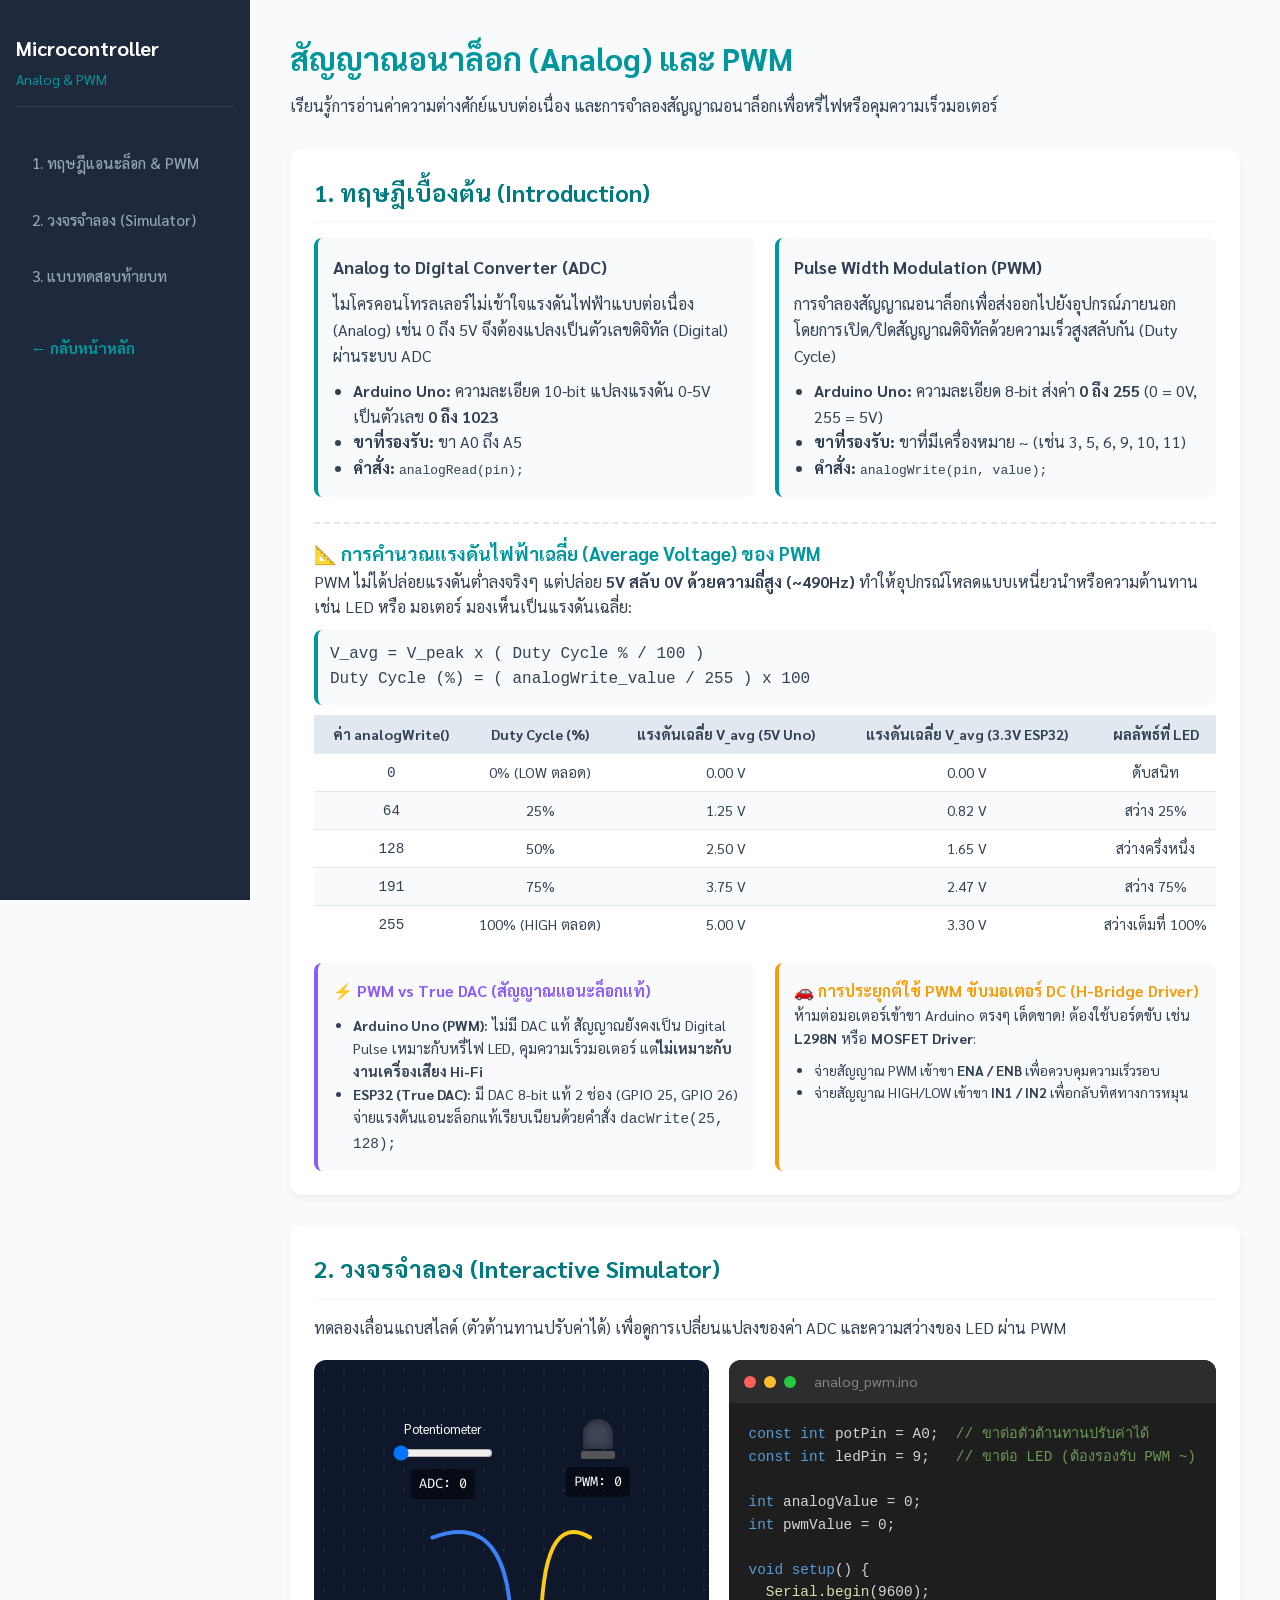
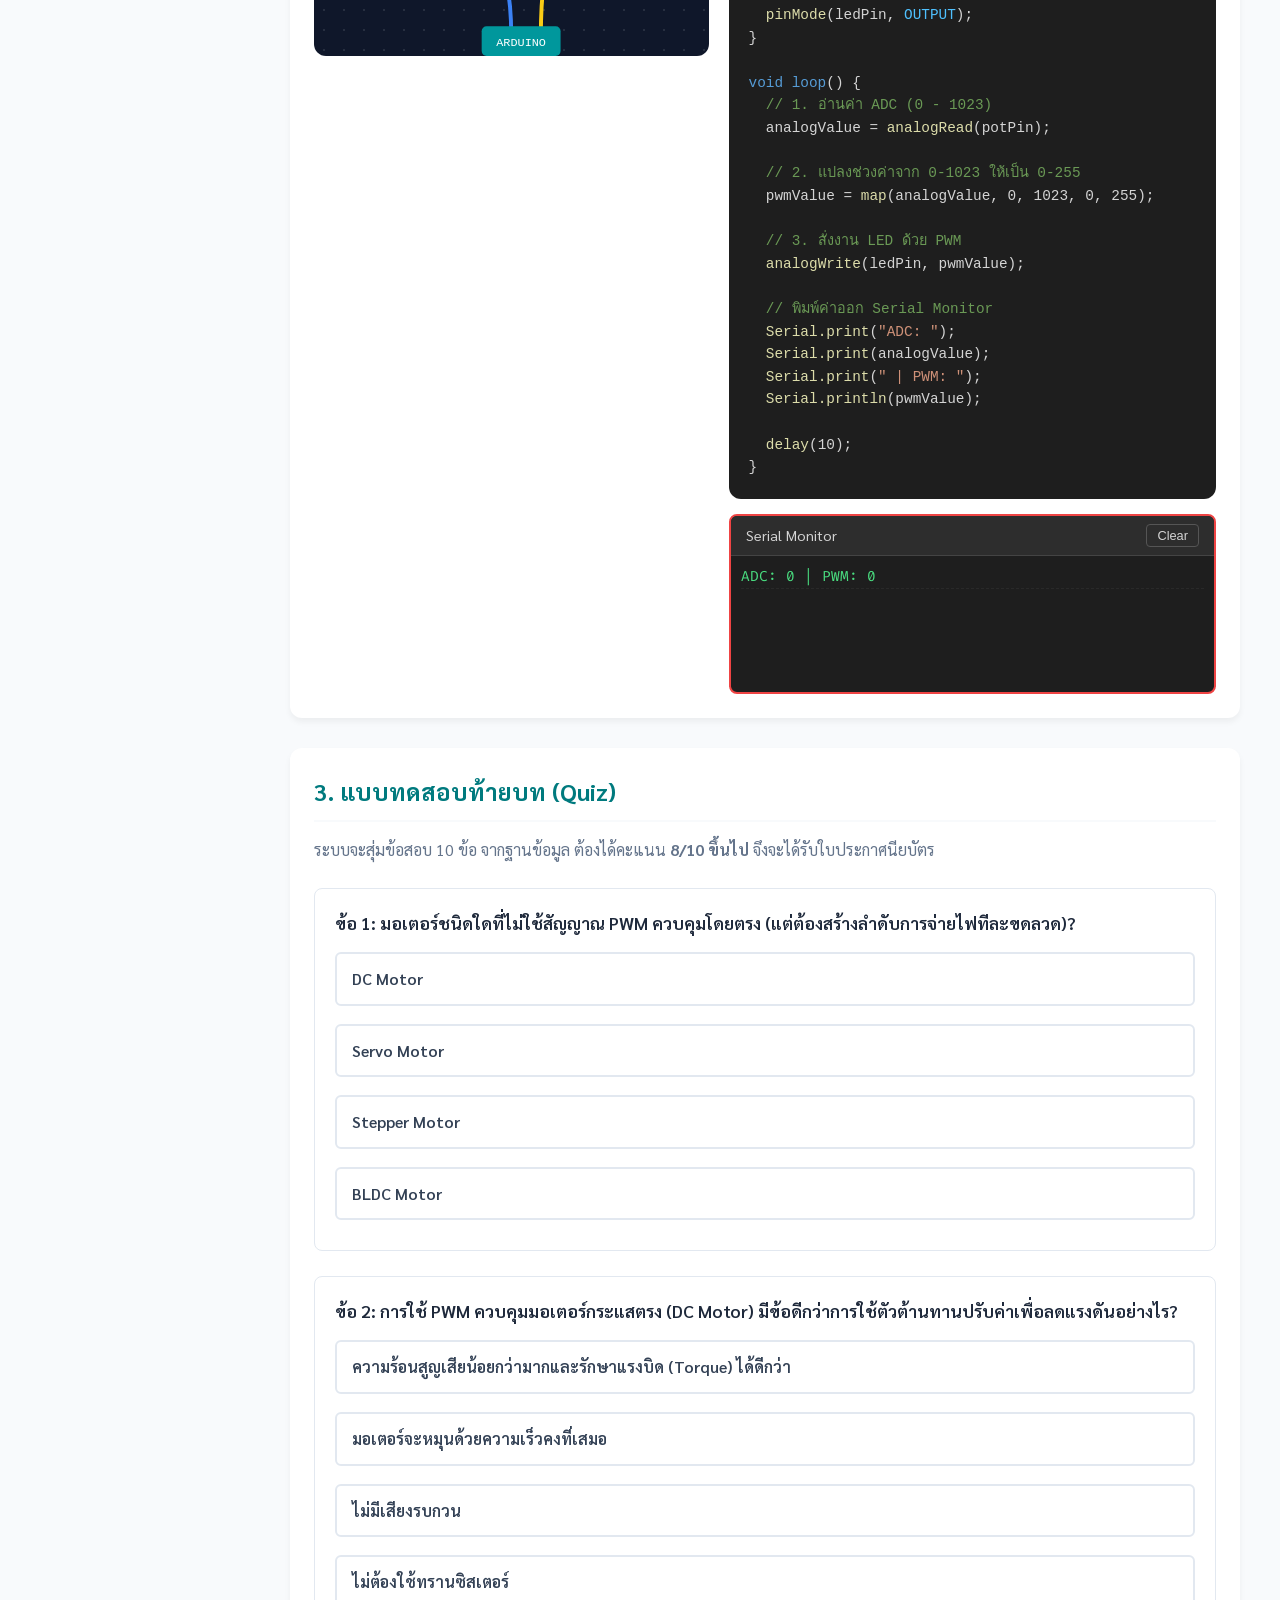
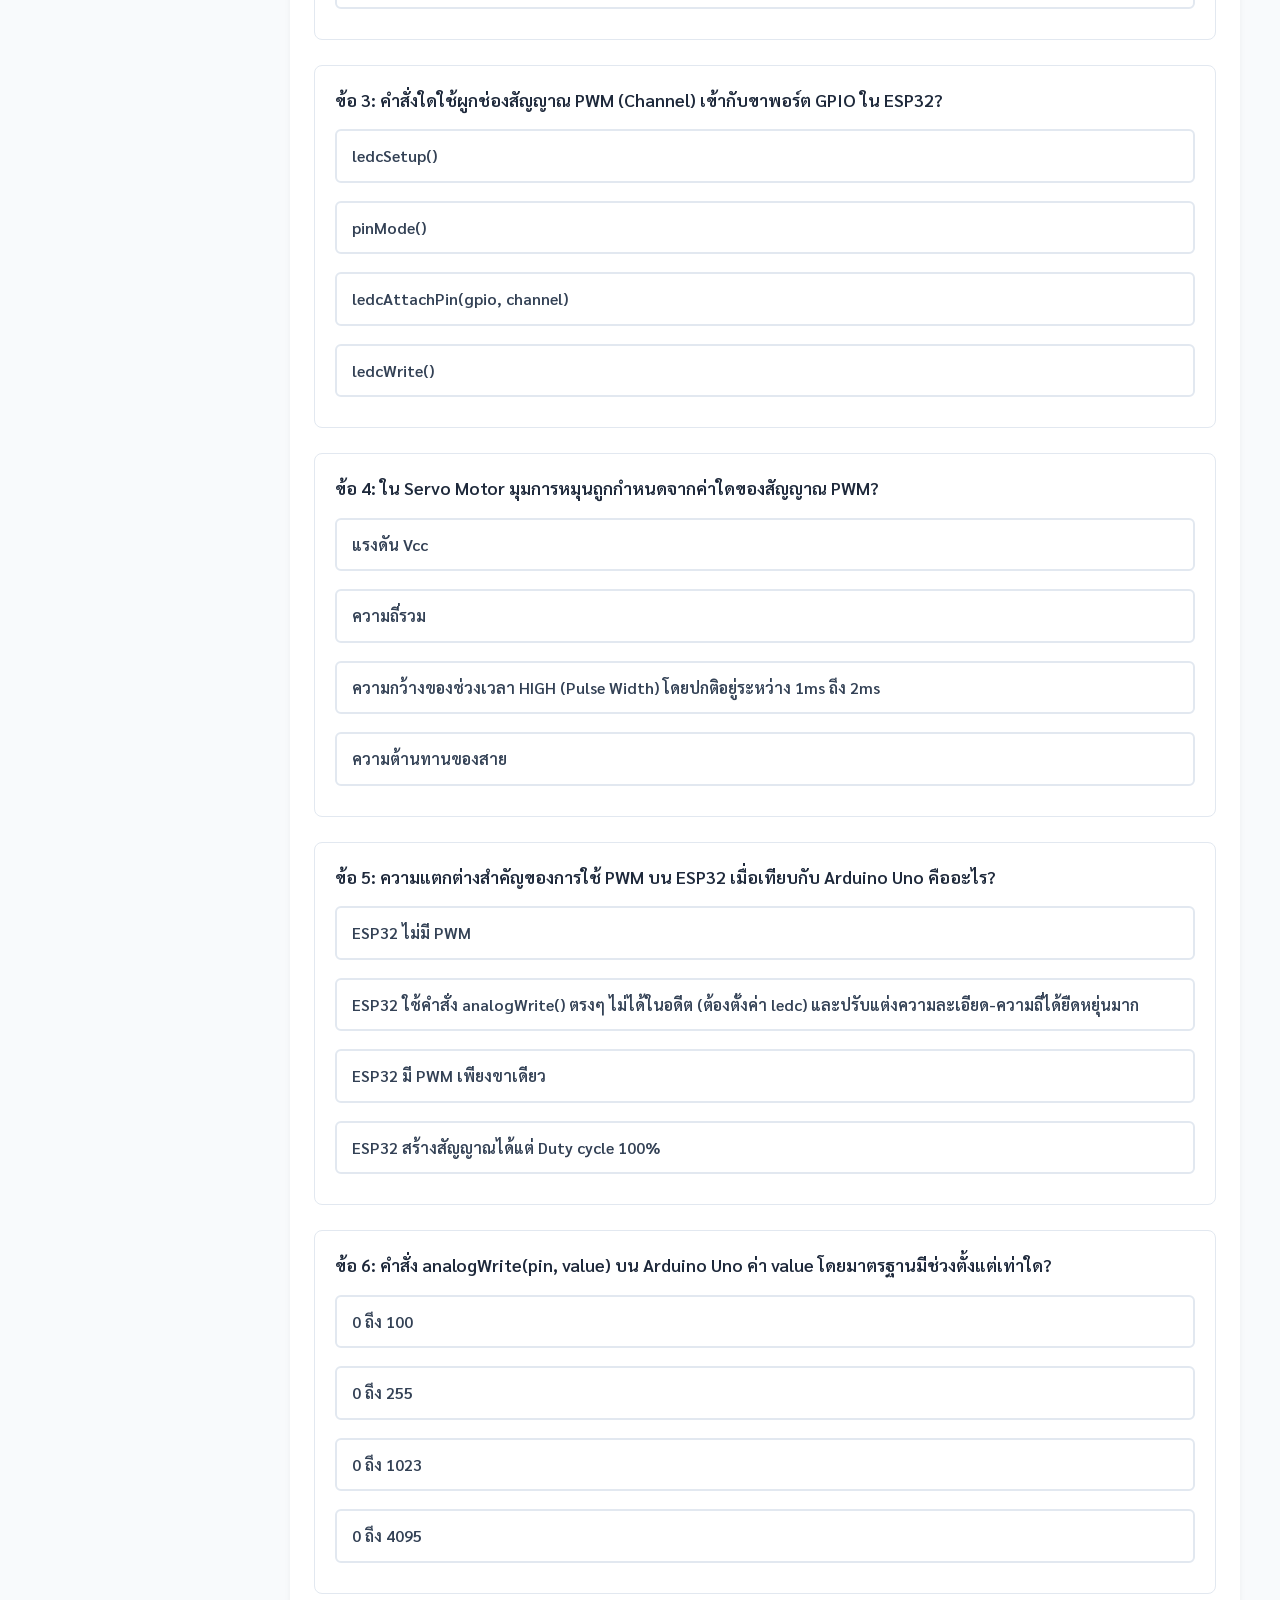
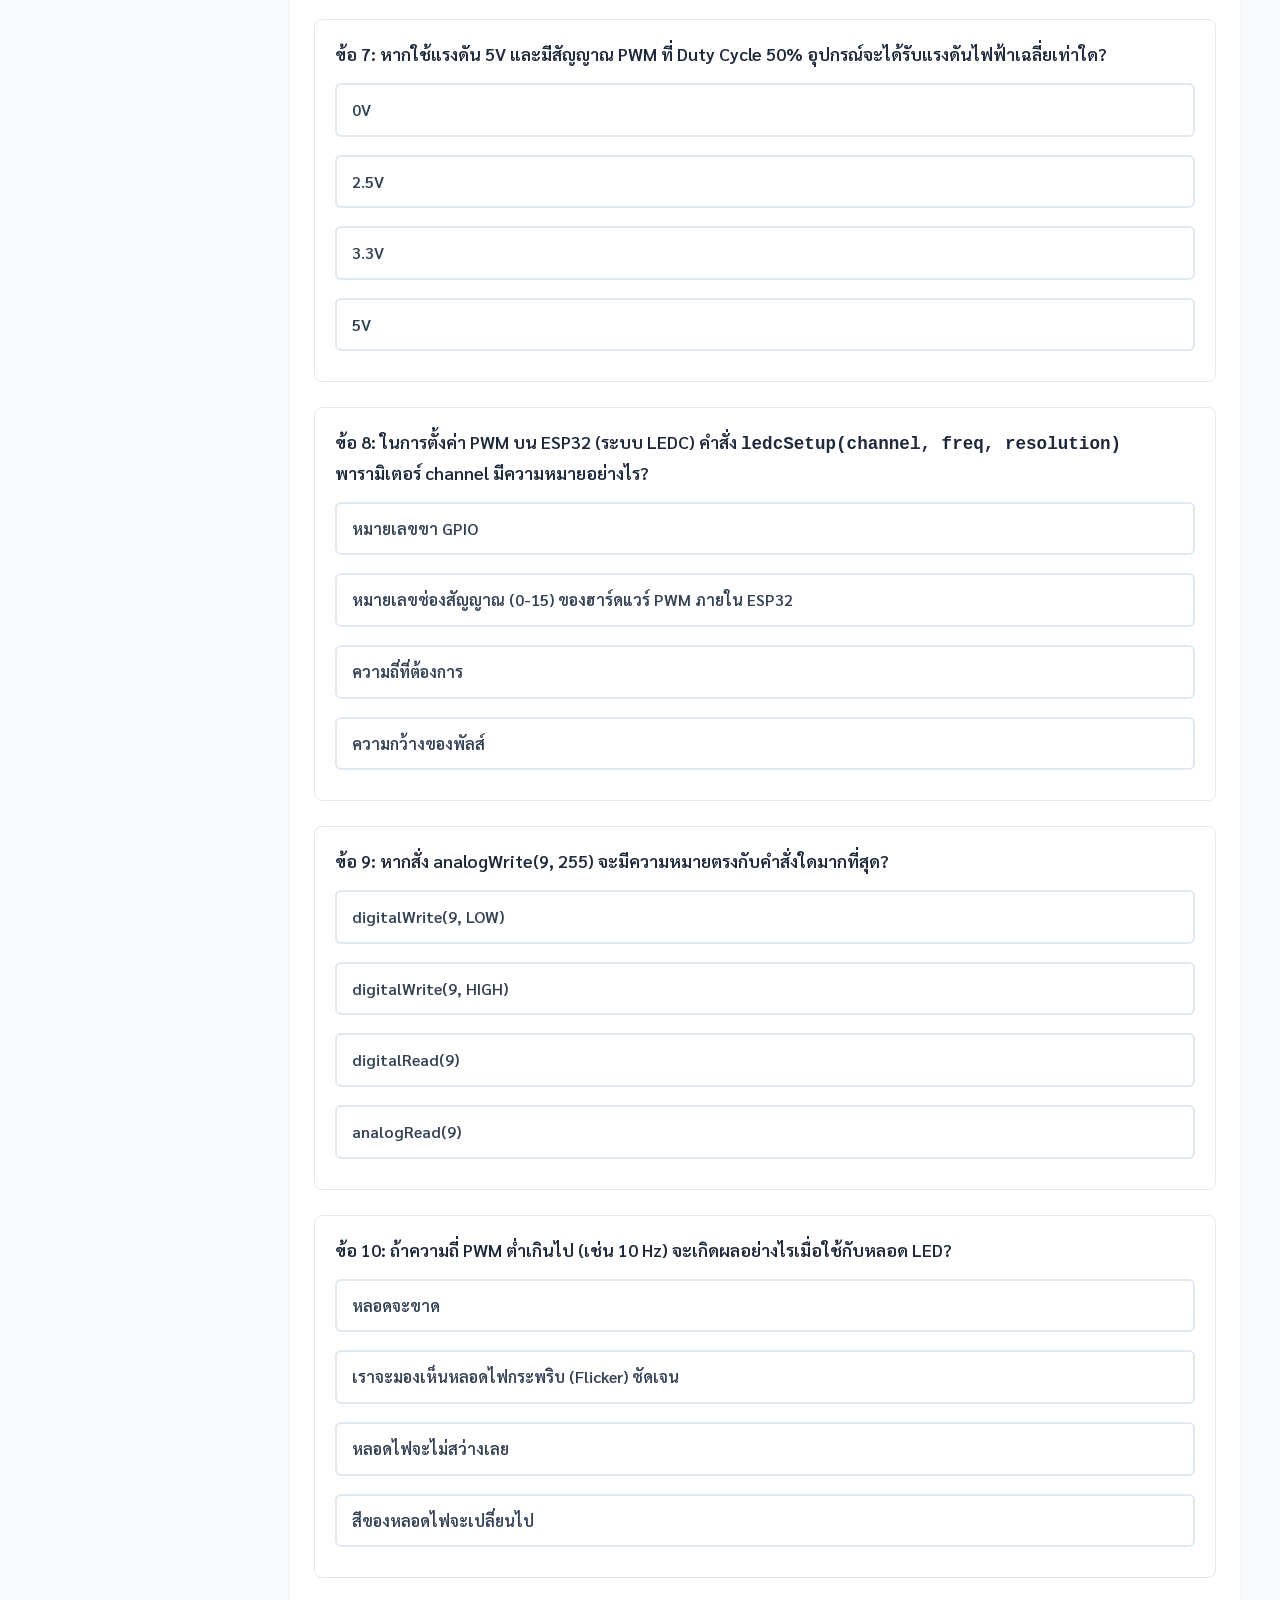
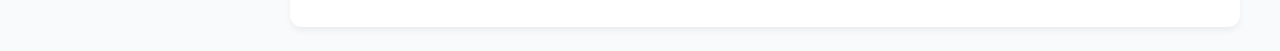
<file: AnalogPWM/index.html>
<!DOCTYPE html>
<html lang="th">
<head>
    <meta charset="UTF-8">
    <meta name="viewport" content="width=device-width, initial-scale=1.0">
    <title>Analog & PWM - Microcontroller Learning</title>
    <!-- Google Fonts -->
    <link rel="preconnect" href="https://fonts.googleapis.com">
    <link rel="preconnect" href="https://fonts.gstatic.com" crossorigin>
    <link href="https://fonts.googleapis.com/css2?family=Fira+Code:wght@400;500&family=Sarabun:wght@300;400;600&display=swap" rel="stylesheet">
    <!-- Local CSS -->
    <link rel="stylesheet" href="styles.css">
</head>
<body>
    <div class="app-container">
        <!-- Sidebar Navigation -->
        <aside class="sidebar">
            <div class="sidebar-header">
                <h2>Microcontroller</h2>
                <p>Analog & PWM</p>
            </div>
            <nav class="sidebar-nav">
                <a href="#intro" class="nav-link active">1. ทฤษฎีแอนะล็อก & PWM</a>
                <a href="#simulator" class="nav-link">2. วงจรจำลอง (Simulator)</a>
                <a href="#quiz" class="nav-link">3. แบบทดสอบท้ายบท</a>
                <a href="../index.html" class="nav-link" style="margin-top: 1rem; color: #00979C; font-weight: bold;">← กลับหน้าหลัก</a>
            </nav>
        </aside>

        <!-- Main Content -->
        <main class="main-content">
            <header class="page-header">
                <h1>สัญญาณอนาล็อก (Analog) และ PWM</h1>
                <p>เรียนรู้การอ่านค่าความต่างศักย์แบบต่อเนื่อง และการจำลองสัญญาณอนาล็อกเพื่อหรี่ไฟหรือคุมความเร็วมอเตอร์</p>
            </header>

            <!-- 1. Introduction (ทฤษฎีและความสำคัญ) -->
            <section id="intro" class="section-card theory-section">
                <h2>1. ทฤษฎีเบื้องต้น (Introduction)</h2>
                <div class="theory-grid">
                    <div class="theory-box">
                        <h3>Analog to Digital Converter (ADC)</h3>
                        <p>ไมโครคอนโทรลเลอร์ไม่เข้าใจแรงดันไฟฟ้าแบบต่อเนื่อง (Analog) เช่น 0 ถึง 5V จึงต้องแปลงเป็นตัวเลขดิจิทัล (Digital) ผ่านระบบ ADC</p>
                        <ul>
                            <li><strong>Arduino Uno:</strong> ความละเอียด 10-bit แปลงแรงดัน 0-5V เป็นตัวเลข <strong>0 ถึง 1023</strong></li>
                            <li><strong>ขาที่รองรับ:</strong> ขา A0 ถึง A5</li>
                            <li><strong>คำสั่ง:</strong> <code>analogRead(pin);</code></li>
                        </ul>
                    </div>
                    <div class="theory-box">
                        <h3>Pulse Width Modulation (PWM)</h3>
                        <p>การจำลองสัญญาณอนาล็อกเพื่อส่งออกไปยังอุปกรณ์ภายนอก โดยการเปิด/ปิดสัญญาณดิจิทัลด้วยความเร็วสูงสลับกัน (Duty Cycle)</p>
                        <ul>
                            <li><strong>Arduino Uno:</strong> ความละเอียด 8-bit ส่งค่า <strong>0 ถึง 255</strong> (0 = 0V, 255 = 5V)</li>
                            <li><strong>ขาที่รองรับ:</strong> ขาที่มีเครื่องหมาย ~ (เช่น 3, 5, 6, 9, 10, 11)</li>
                            <li><strong>คำสั่ง:</strong> <code>analogWrite(pin, value);</code></li>
                        </ul>
                    </div>
                </div>

                <!-- Theory 1.1: Average Voltage Math & Table -->
                <div style="margin-top: 25px; padding-top: 15px; border-top: 2px dashed #e2e8f0;">
                    <h3 style="color: #00979C;">📐 การคำนวณแรงดันไฟฟ้าเฉลี่ย (Average Voltage) ของ PWM</h3>
                    <p>PWM ไม่ได้ปล่อยแรงดันต่ำลงจริงๆ แต่ปล่อย <strong>5V สลับ 0V ด้วยความถี่สูง (~490Hz)</strong> ทำให้อุปกรณ์โหลดแบบเหนี่ยวนำหรือความต้านทาน เช่น LED หรือ มอเตอร์ มองเห็นเป็นแรงดันเฉลี่ย:</p>
                    
                    <div style="background: #f8fafc; padding: 12px; border-radius: 8px; font-family: monospace; font-size: 1rem; border-left: 4px solid #00979C; margin: 10px 0;">
                        V_avg = V_peak x ( Duty Cycle % / 100 )<br>
                        Duty Cycle (%) = ( analogWrite_value / 255 ) x 100
                    </div>

                    <div style="overflow-x: auto; margin-top: 10px;">
                        <table style="width: 100%; border-collapse: collapse; font-size: 0.9rem; text-align: center;">
                            <tr style="background: #e2e8f0; font-weight: bold;">
                                <td style="padding: 8px;">ค่า analogWrite()</td>
                                <td style="padding: 8px;">Duty Cycle (%)</td>
                                <td style="padding: 8px;">แรงดันเฉลี่ย V_avg (5V Uno)</td>
                                <td style="padding: 8px;">แรงดันเฉลี่ย V_avg (3.3V ESP32)</td>
                                <td style="padding: 8px;">ผลลัพธ์ที่ LED</td>
                            </tr>
                            <tr style="border-bottom: 1px solid #e2e8f0;">
                                <td style="padding: 6px;"><code>0</code></td>
                                <td>0% (LOW ตลอด)</td>
                                <td>0.00 V</td>
                                <td>0.00 V</td>
                                <td>ดับสนิท</td>
                            </tr>
                            <tr style="border-bottom: 1px solid #e2e8f0; background: #f8fafc;">
                                <td style="padding: 6px;"><code>64</code></td>
                                <td>25%</td>
                                <td>1.25 V</td>
                                <td>0.82 V</td>
                                <td>สว่าง 25%</td>
                            </tr>
                            <tr style="border-bottom: 1px solid #e2e8f0;">
                                <td style="padding: 6px;"><code>128</code></td>
                                <td>50%</td>
                                <td>2.50 V</td>
                                <td>1.65 V</td>
                                <td>สว่างครึ่งหนึ่ง</td>
                            </tr>
                            <tr style="border-bottom: 1px solid #e2e8f0; background: #f8fafc;">
                                <td style="padding: 6px;"><code>191</code></td>
                                <td>75%</td>
                                <td>3.75 V</td>
                                <td>2.47 V</td>
                                <td>สว่าง 75%</td>
                            </tr>
                            <tr>
                                <td style="padding: 6px;"><code>255</code></td>
                                <td>100% (HIGH ตลอด)</td>
                                <td>5.00 V</td>
                                <td>3.30 V</td>
                                <td>สว่างเต็มที่ 100%</td>
                            </tr>
                        </table>
                    </div>
                </div>

                <!-- Theory 1.2: PWM vs True DAC & Industrial Motor Driver -->
                <div class="theory-grid" style="margin-top: 20px;">
                    <div class="theory-box" style="border-left-color: #8b5cf6;">
                        <h4 style="color: #8b5cf6;">⚡ PWM vs True DAC (สัญญาณแอนะล็อกแท้)</h4>
                        <ul style="font-size: 0.9rem; line-height: 1.6;">
                            <li><strong>Arduino Uno (PWM):</strong> ไม่มี DAC แท้ สัญญาณยังคงเป็น Digital Pulse เหมาะกับหรี่ไฟ LED, คุมความเร็วมอเตอร์ แต่<strong>ไม่เหมาะกับงานเครื่องเสียง Hi-Fi</strong></li>
                            <li><strong>ESP32 (True DAC):</strong> มี DAC 8-bit แท้ 2 ช่อง (GPIO 25, GPIO 26) จ่ายแรงดันแอนะล็อกแท้เรียบเนียนด้วยคำสั่ง <code>dacWrite(25, 128);</code></li>
                        </ul>
                    </div>

                    <div class="theory-box" style="border-left-color: #f59e0b;">
                        <h4 style="color: #f59e0b;">🚗 การประยุกต์ใช้ PWM ขับมอเตอร์ DC (H-Bridge Driver)</h4>
                        <p style="font-size: 0.9rem;">ห้ามต่อมอเตอร์เข้าขา Arduino ตรงๆ เด็ดขาด! ต้องใช้บอร์ดขับ เช่น <strong>L298N</strong> หรือ <strong>MOSFET Driver</strong>:</p>
                        <ul style="font-size: 0.85rem;">
                            <li>จ่ายสัญญาณ PWM เข้าขา <strong>ENA / ENB</strong> เพื่อควบคุมความเร็วรอบ</li>
                            <li>จ่ายสัญญาณ HIGH/LOW เข้าขา <strong>IN1 / IN2</strong> เพื่อกลับทิศทางการหมุน</li>
                        </ul>
                    </div>
                </div>
            </section>

            <!-- 2. Interactive Simulator & Code -->
            <section id="simulator" class="section-card simulator-section">
                <h2>2. วงจรจำลอง (Interactive Simulator)</h2>
                <p>ทดลองเลื่อนแถบสไลด์ (ตัวต้านทานปรับค่าได้) เพื่อดูการเปลี่ยนแปลงของค่า ADC และความสว่างของ LED ผ่าน PWM</p>
                
                <div class="simulator-layout">
                    <!-- Canvas -->
                    <div class="simulator-canvas">
                        <div class="canvas-grid-overlay"></div>
                        
                        <!-- Potentiometer Mock -->
                        <div class="component pot-component">
                            <label for="pot-slider">Potentiometer</label>
                            <input type="range" id="pot-slider" min="0" max="1023" value="0">
                            <div class="value-display">ADC: <span id="adc-value-display">0</span></div>
                        </div>

                        <!-- LED Mock -->
                        <div class="component led-component">
                            <div class="led-bulb" id="led-bulb"></div>
                            <div class="led-base"></div>
                            <div class="value-display">PWM: <span id="pwm-value-display">0</span></div>
                        </div>

                        <!-- Decorative Wires -->
                        <svg class="wire-svg" viewBox="0 0 400 300">
                            <!-- Wire from Pot to Board -->
                            <path d="M 120 180 Q 200 150 200 280" class="wire analog-wire" />
                            <!-- Wire from Board to LED -->
                            <path d="M 230 280 Q 230 150 280 180" class="wire pwm-wire" />
                            
                            <!-- Arduino Mock Box -->
                            <rect x="170" y="270" width="80" height="30" rx="5" fill="#00979C" />
                            <text x="210" y="290" fill="white" font-size="12" font-family="monospace" text-anchor="middle">ARDUINO</text>
                        </svg>
                    </div>

                    <!-- Editor and Terminal Layout -->
                    <div class="editor-terminal-layout">
                        <!-- Code Editor -->
                        <div class="code-editor">
                            <div class="code-header">
                                <span class="dot red"></span>
                                <span class="dot yellow"></span>
                                <span class="dot green"></span>
                                <span class="filename">analog_pwm.ino</span>
                            </div>
                            <pre><code><span class="keyword">const int</span> potPin = A0;  <span class="comment">// ขาต่อตัวต้านทานปรับค่าได้</span>
<span class="keyword">const int</span> ledPin = 9;   <span class="comment">// ขาต่อ LED (ต้องรองรับ PWM ~)</span>

<span class="keyword">int</span> analogValue = 0;
<span class="keyword">int</span> pwmValue = 0;

<span class="keyword">void setup</span>() {
  <span class="function">Serial.begin</span>(9600);
  <span class="function">pinMode</span>(ledPin, <span class="constant">OUTPUT</span>);
}

<span class="keyword">void loop</span>() {
  <span class="comment">// 1. อ่านค่า ADC (0 - 1023)</span>
  analogValue = <span class="function">analogRead</span>(potPin);
  
  <span class="comment">// 2. แปลงช่วงค่าจาก 0-1023 ให้เป็น 0-255</span>
  pwmValue = <span class="function">map</span>(analogValue, 0, 1023, 0, 255);
  
  <span class="comment">// 3. สั่งงาน LED ด้วย PWM</span>
  <span class="function">analogWrite</span>(ledPin, pwmValue);
  
  <span class="comment">// พิมพ์ค่าออก Serial Monitor</span>
  <span class="function">Serial.print</span>(<span class="string">"ADC: "</span>);
  <span class="function">Serial.print</span>(analogValue);
  <span class="function">Serial.print</span>(<span class="string">" | PWM: "</span>);
  <span class="function">Serial.println</span>(pwmValue);
  
  <span class="function">delay</span>(10);
}</code></pre>
                        </div>
                        
                        <!-- Serial Terminal (กรอบสีแดง) -->
                        <div class="serial-terminal">
                            <div class="terminal-header">
                                <span>Serial Monitor</span>
                                <button id="clear-terminal-btn" class="clear-btn">Clear</button>
                            </div>
                            <div class="terminal-content" id="serial-output"></div>
                        </div>
                    </div>
                </div>
            </section>

            <!-- 3. End-of-Lesson Quiz -->
            <section id="quiz" class="section-card quiz-section">
                <h2>3. แบบทดสอบท้ายบท (Quiz)</h2>
                <div id="quiz-container">
                    <!-- Quiz will be injected here via JavaScript -->
                </div>
            </section>
        </main>
    </div>
    
    <script src="script.js"></script>
</body>
</html>
</file>
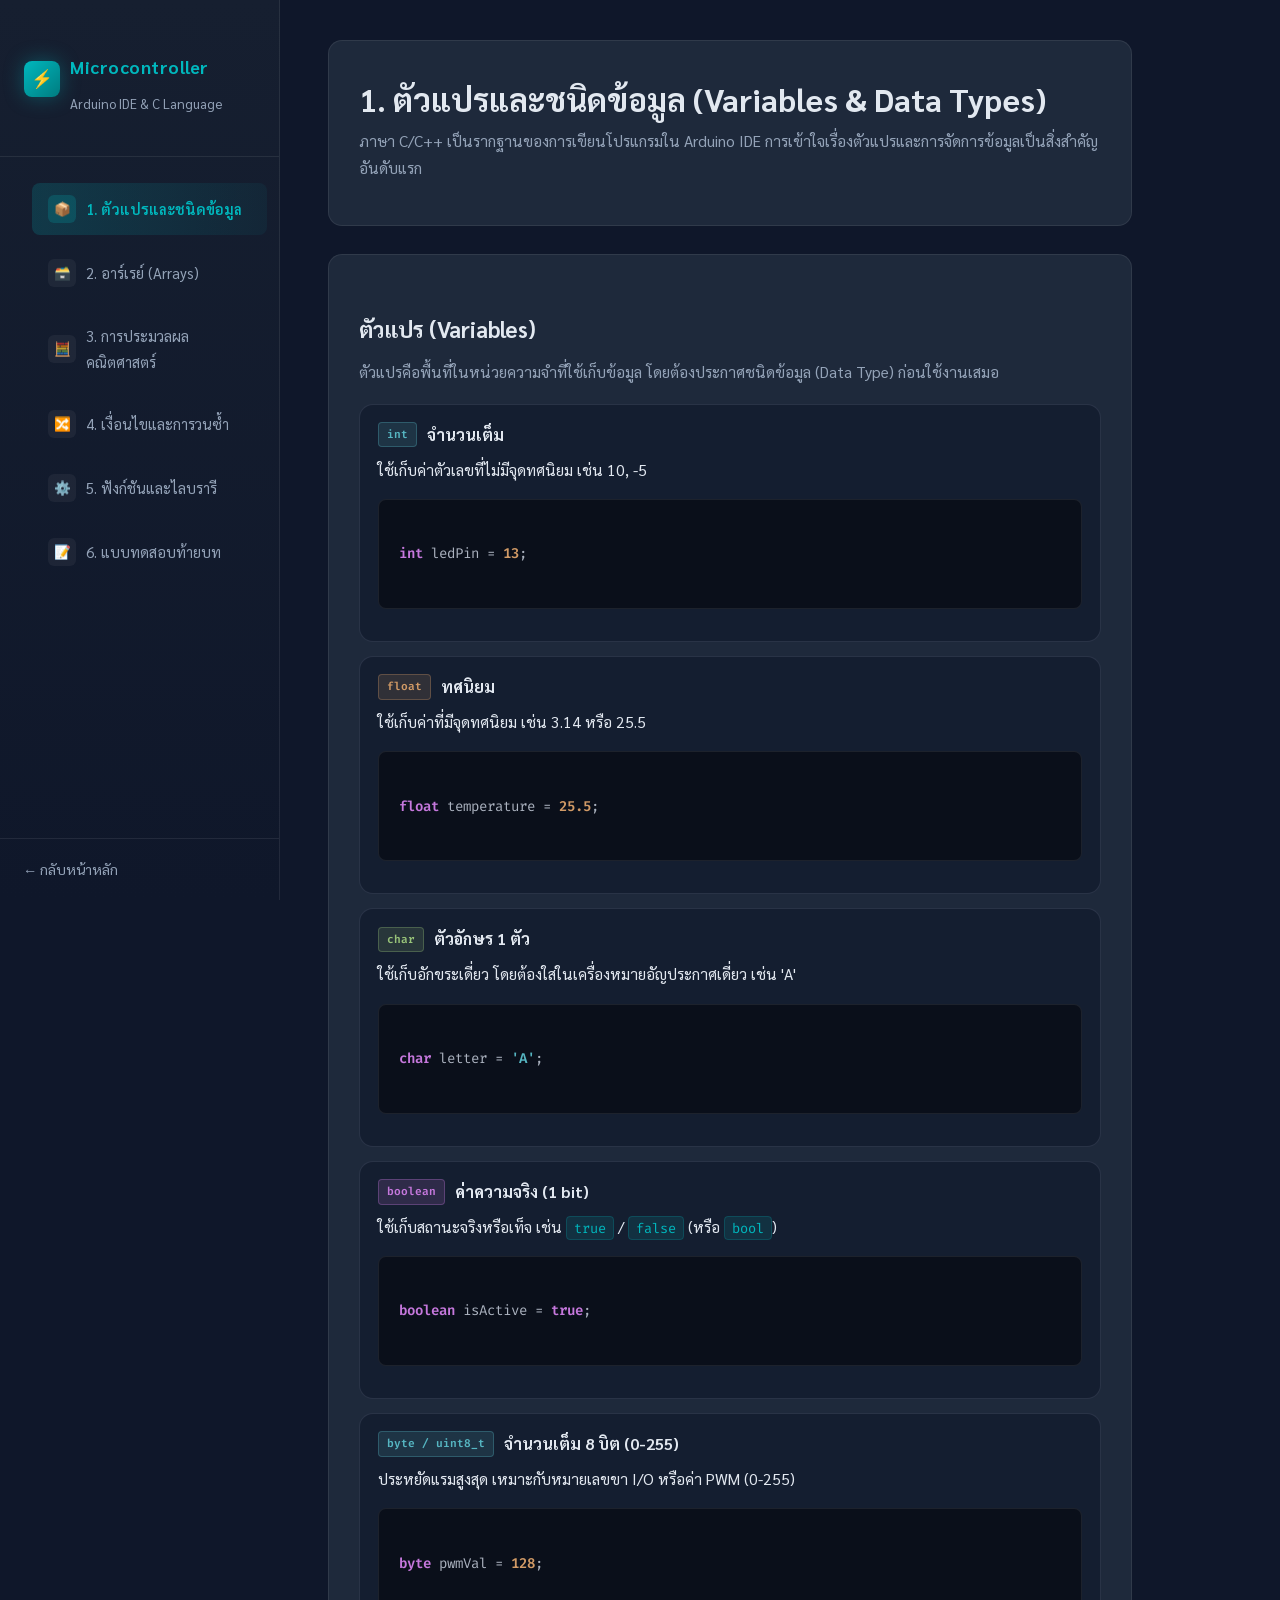
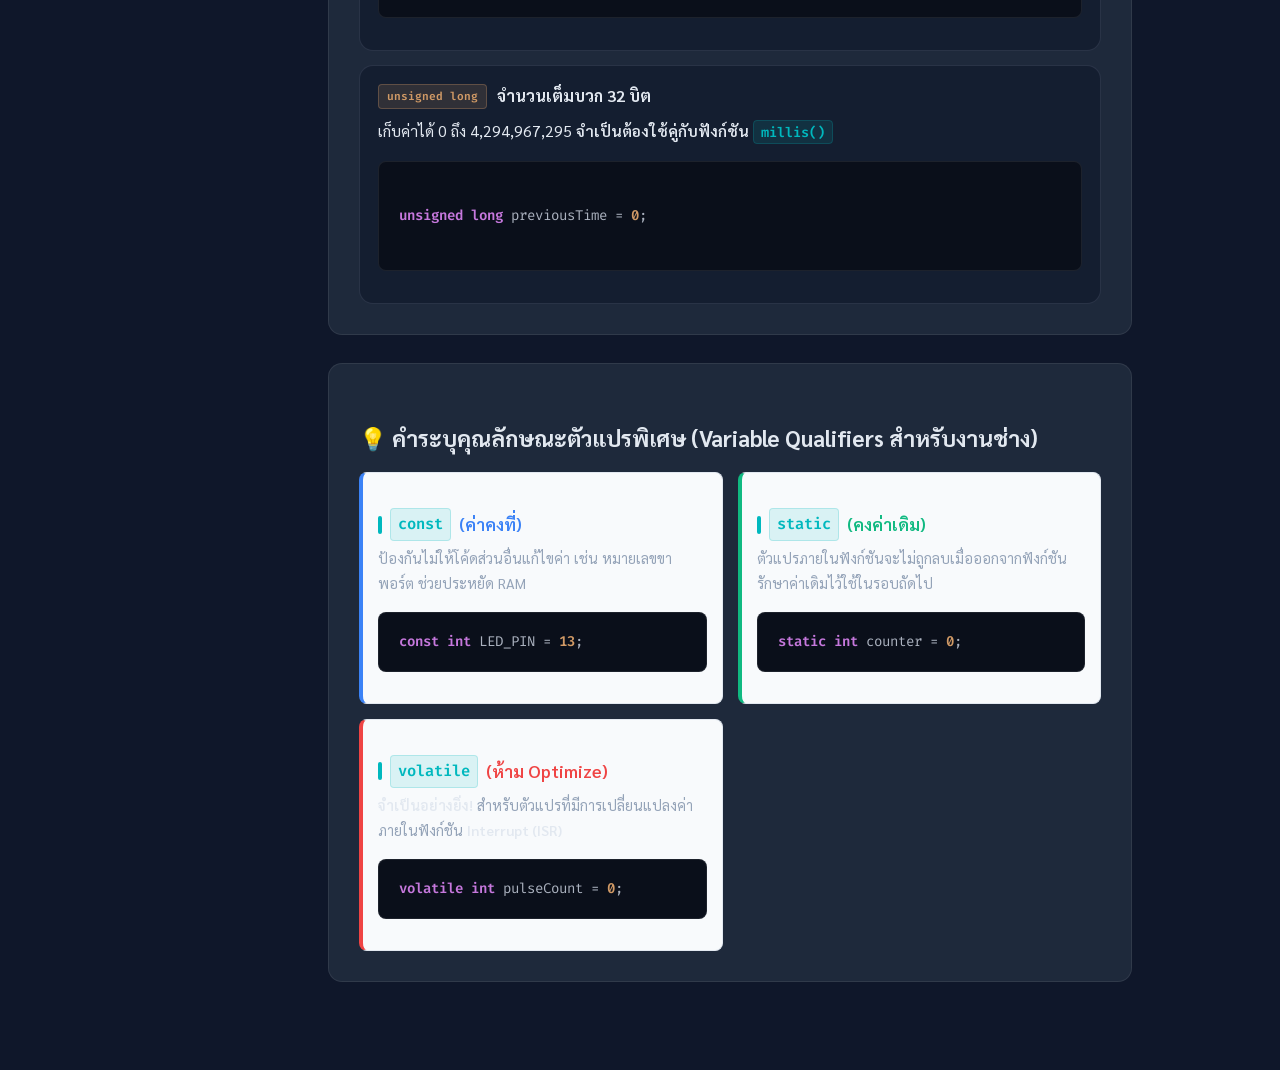
<file: C_And_Arduino/index.html>
<!DOCTYPE html>
<html lang="th">
<head>
    <meta charset="UTF-8">
    <meta name="viewport" content="width=device-width, initial-scale=1.0">
    <title>พื้นฐานภาษาซีสำหรับ Arduino IDE</title>
    <meta name="description" content="เรียนรู้พื้นฐานภาษา C/C++ สำหรับ Arduino IDE ครบครัน: ตัวแปร อาร์เรย์ คณิตศาสตร์ ฟังก์ชัน และไลบรารี">
    <link href="https://fonts.googleapis.com/css2?family=Fira+Code:wght@400;500&family=Sarabun:wght@300;400;500;600;700&display=swap" rel="stylesheet">
    <link rel="stylesheet" href="styles.css">
</head>
<body>
<div class="app-container">
    <!-- Sidebar -->
    <nav class="sidebar">
        <div class="sidebar-header">
            <div class="sidebar-logo">
                <div class="logo-badge">⚡</div>
                <div>
                    <h2>Microcontroller</h2>
                    <p>Arduino IDE & C Language</p>
                </div>
            </div>
        </div>
        <ul id="nav-menu">
            <li class="active" data-section="variables">
                <div class="nav-icon">📦</div>
                <span>1. ตัวแปรและชนิดข้อมูล</span>
            </li>
            <li data-section="arrays">
                <div class="nav-icon">🗃️</div>
                <span>2. อาร์เรย์ (Arrays)</span>
            </li>
            <li data-section="arithmetic">
                <div class="nav-icon">🧮</div>
                <span>3. การประมวลผลคณิตศาสตร์</span>
            </li>
            <li data-section="flowchart">
                <div class="nav-icon">🔀</div>
                <span>4. เงื่อนไขและการวนซ้ำ</span>
            </li>
            <li data-section="functions">
                <div class="nav-icon">⚙️</div>
                <span>5. ฟังก์ชันและไลบรารี</span>
            </li>
            <li data-section="quiz">
                <div class="nav-icon">📝</div>
                <span>6. แบบทดสอบท้ายบท</span>
            </li>
        </ul>
        <div class="sidebar-footer">
            <a href="../index.html" class="back-link">← กลับหน้าหลัก</a>
        </div>
    </nav>

    <!-- Main Content -->
    <main class="main-content" id="content-area"></main>
</div>
<script src="script.js"></script>
</body>
</html>
</file>
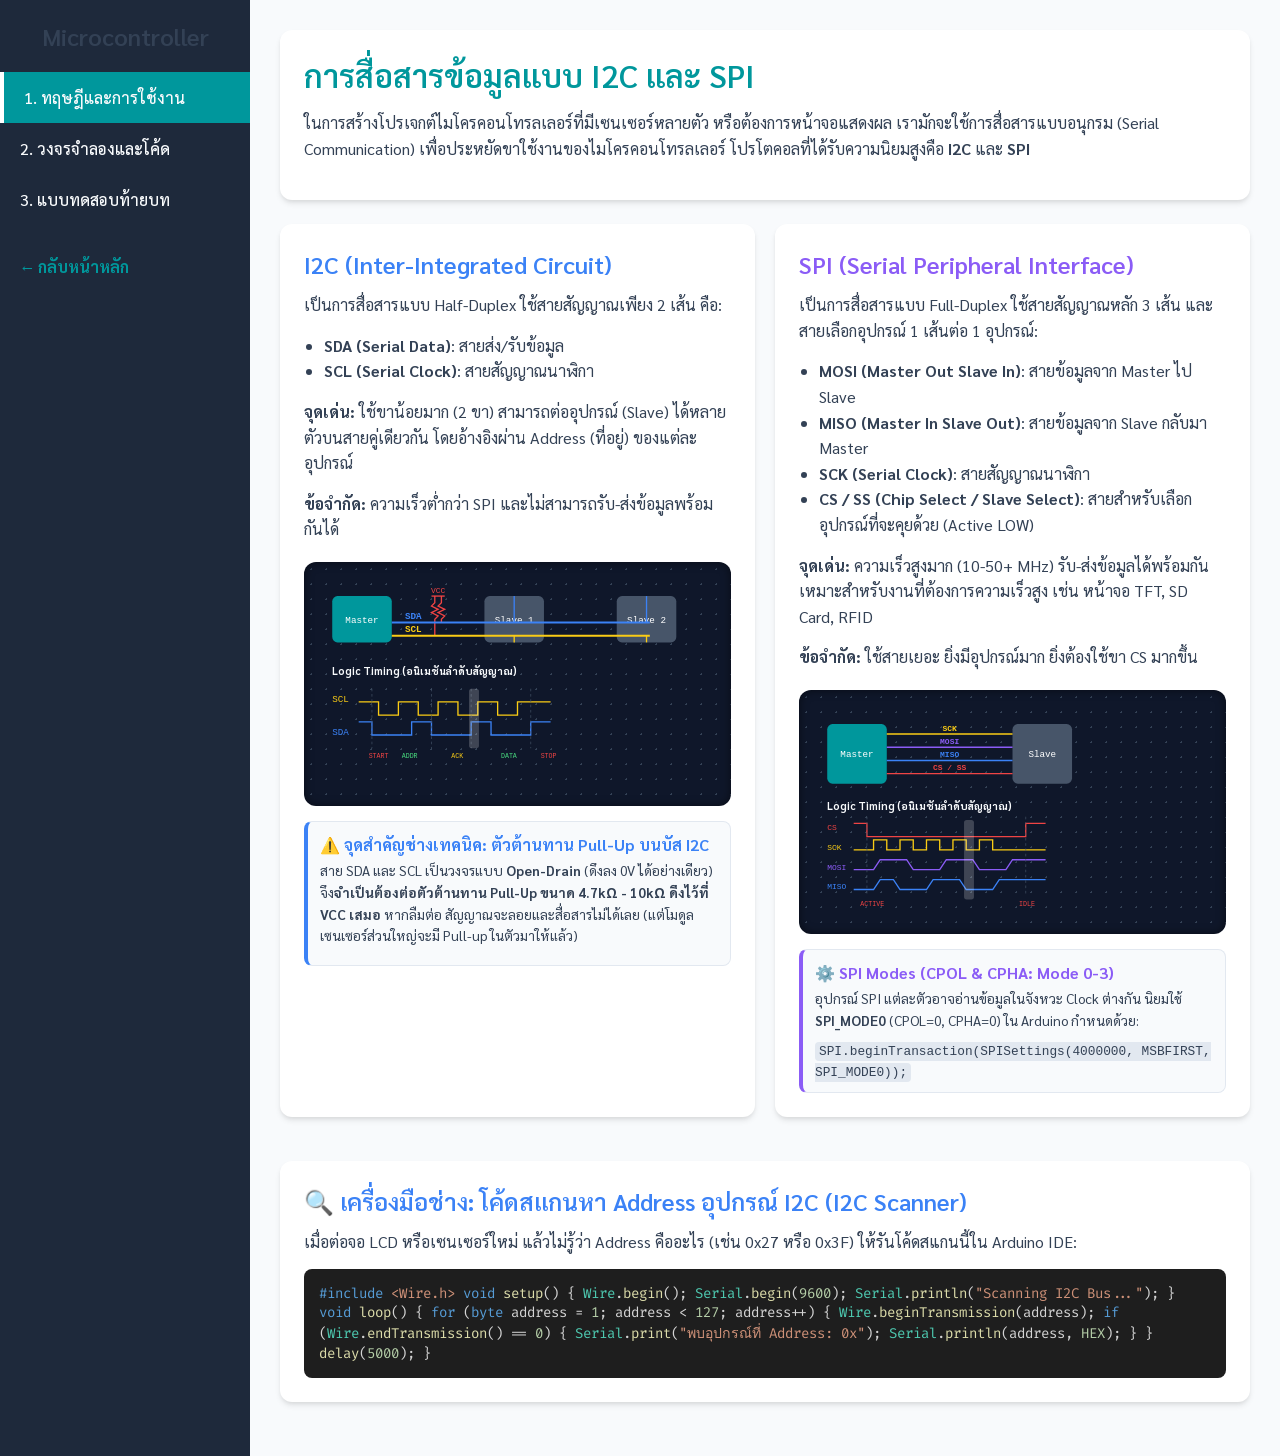
<file: DataSerial/index.html>
<!DOCTYPE html>
<html lang="th">
<head>
    <meta charset="UTF-8">
    <meta name="viewport" content="width=device-width, initial-scale=1.0">
    <title>การสื่อสารข้อมูลแบบ I2C และ SPI (I2C & SPI Communication)</title>
    <link href="https://fonts.googleapis.com/css2?family=Fira+Code:wght@400;500&family=Sarabun:wght@300;400;500;600;700&display=swap" rel="stylesheet">
    <link rel="stylesheet" href="styles.css">
</head>
<body>
    <div class="app-container">
        <!-- Sidebar Navigation -->
        <nav class="sidebar">
            <h2>Microcontroller</h2>
            <ul id="nav-menu">
                <li class="active" data-section="intro">1. ทฤษฎีและการใช้งาน</li>
                <li data-section="simulator">2. วงจรจำลองและโค้ด</li>
                <li data-section="quiz">3. แบบทดสอบท้ายบท</li>
                <li style="margin-top: 1rem;"><a href="../index.html" style="color: #00979C; font-weight: bold; text-decoration: none;">← กลับหน้าหลัก</a></li>
            </ul>
        </nav>

        <!-- Main Content Area -->
        <main class="main-content" id="content-area">
            <!-- Content will be injected here by script.js -->
        </main>
    </div>
    <script src="script.js"></script>
</body>
</html>
</file>
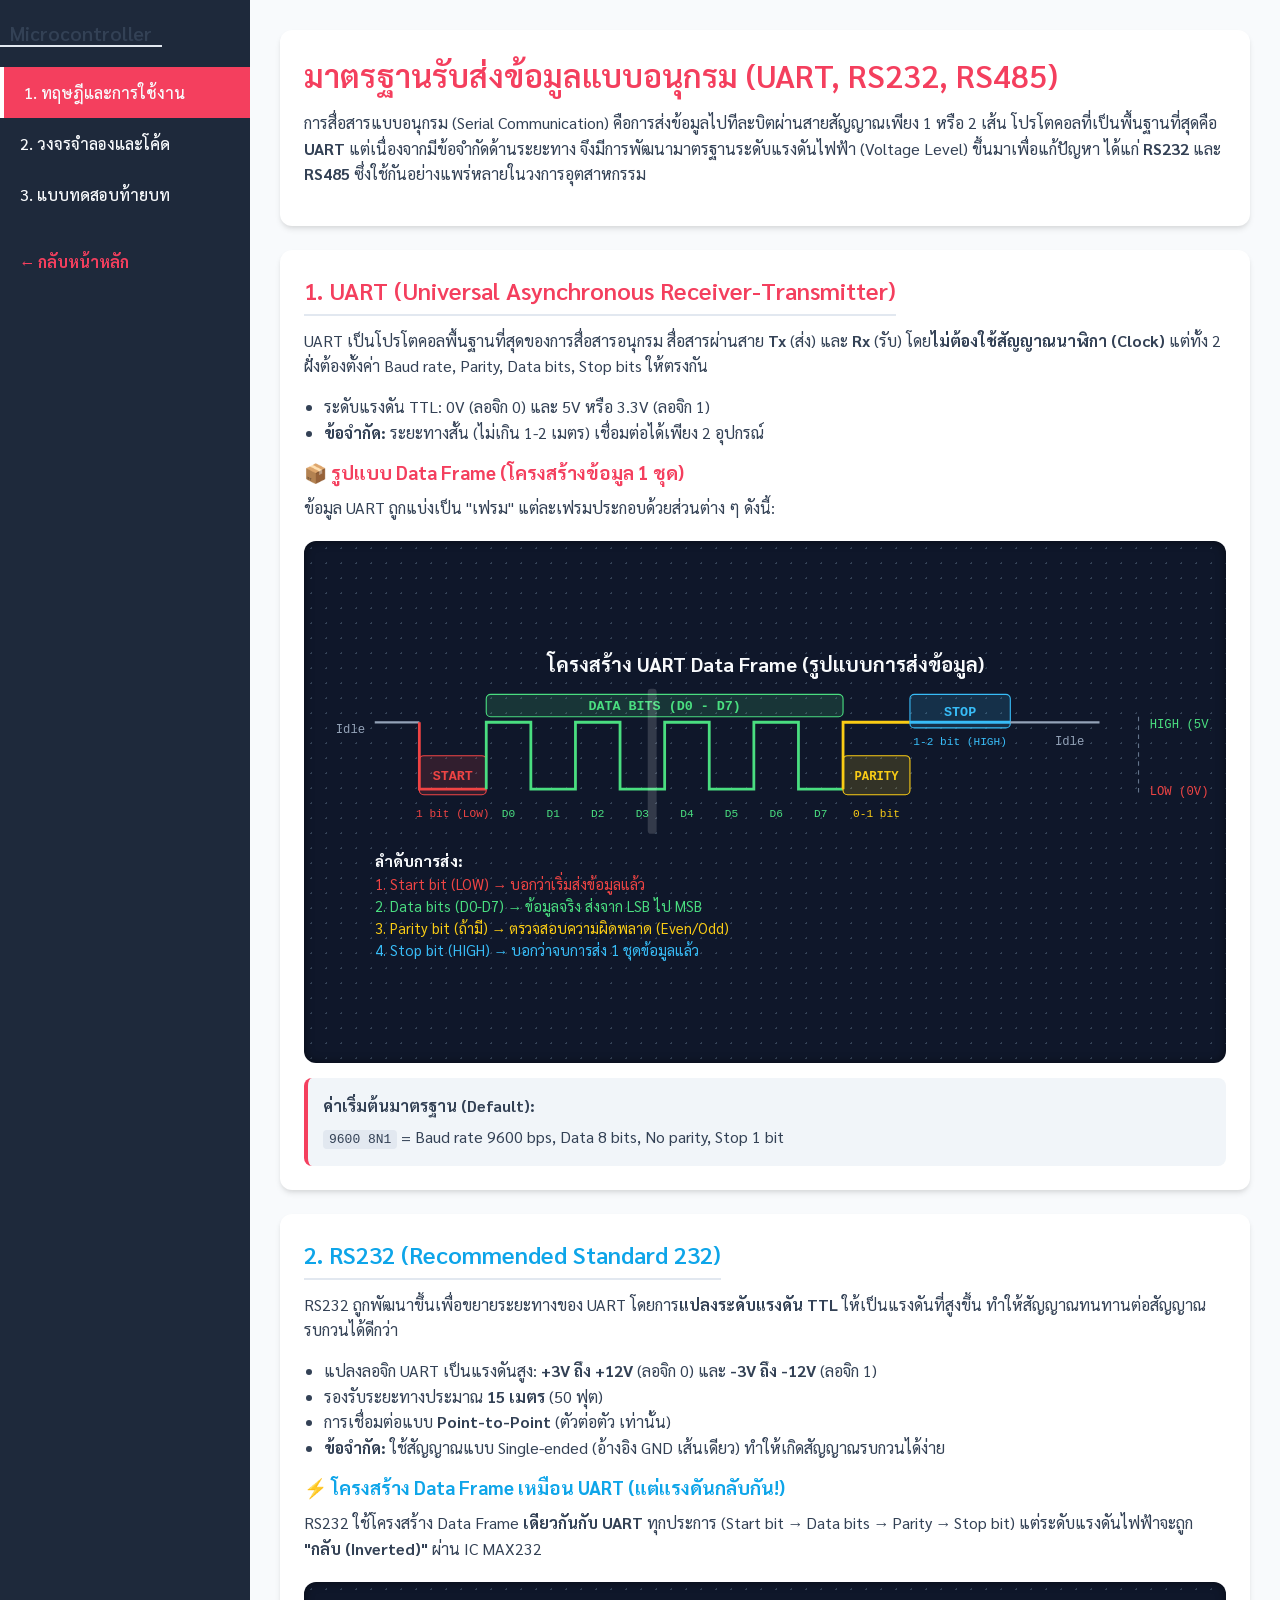
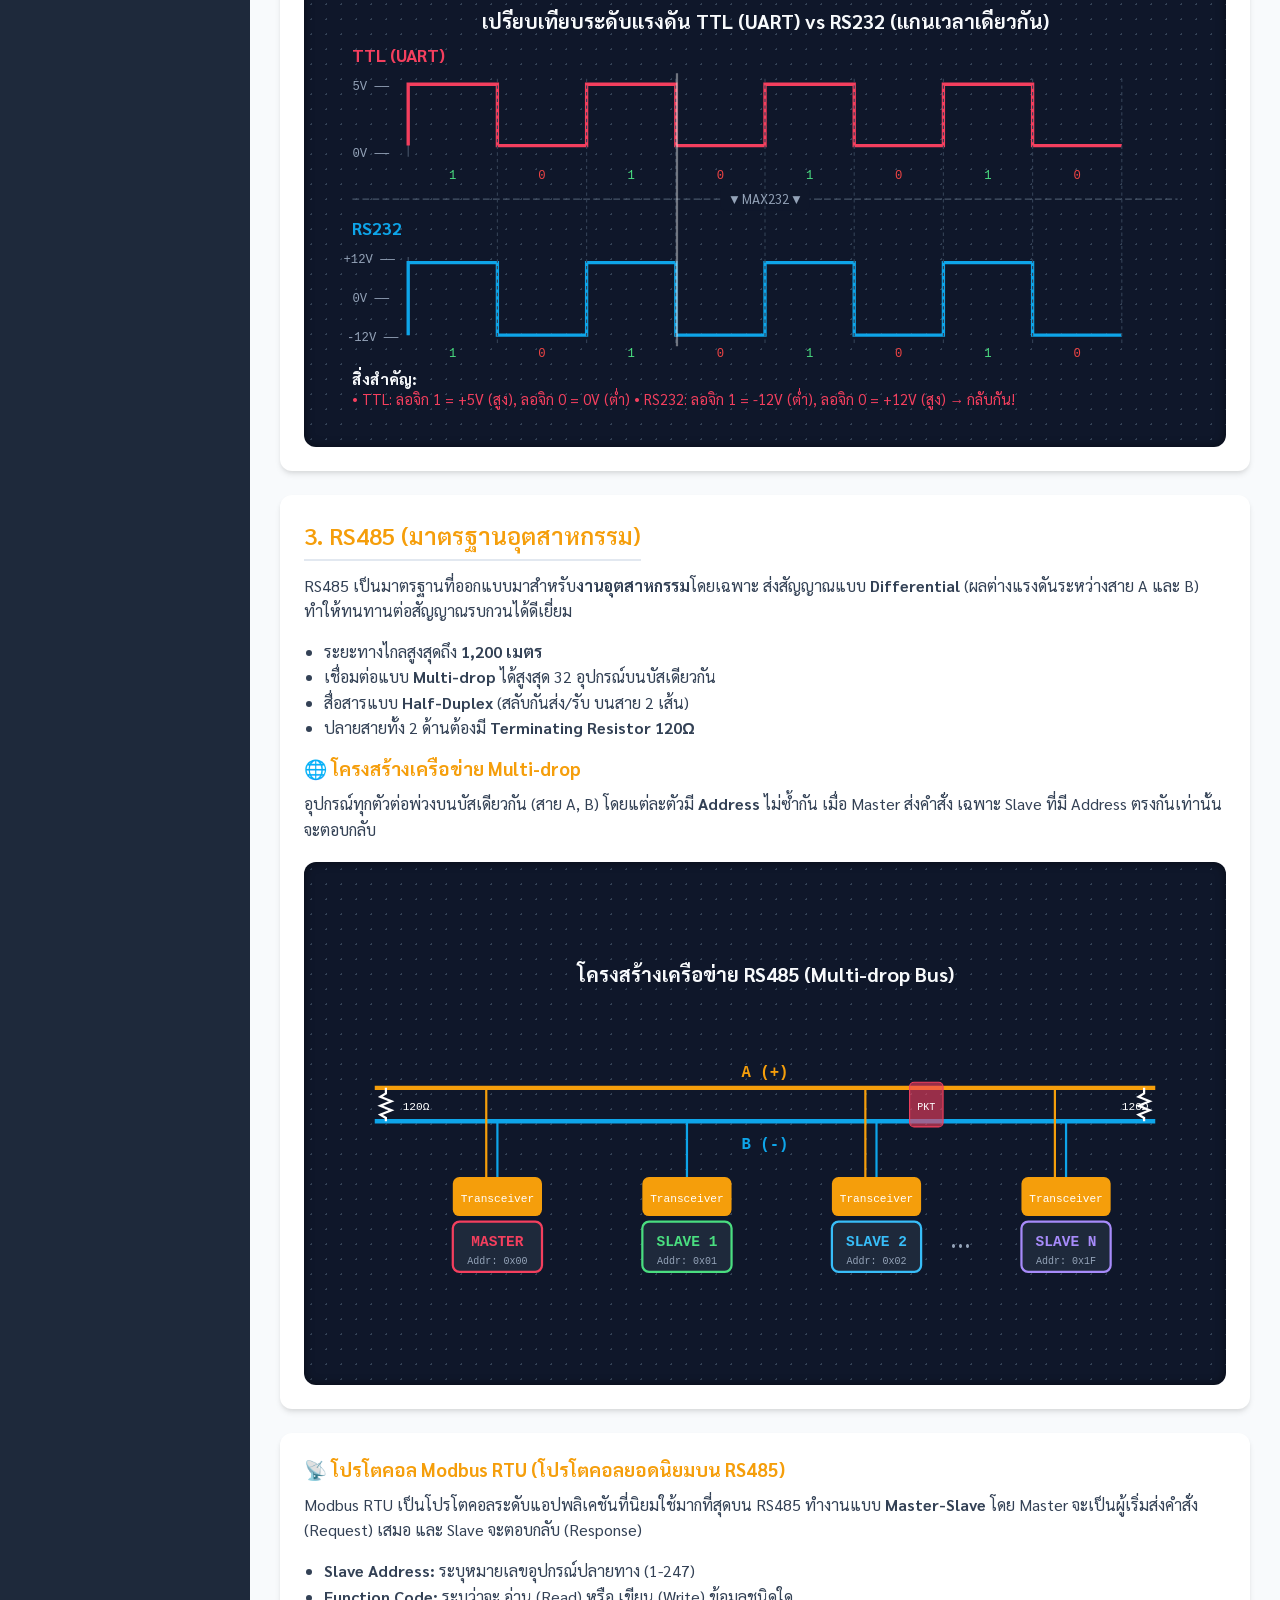
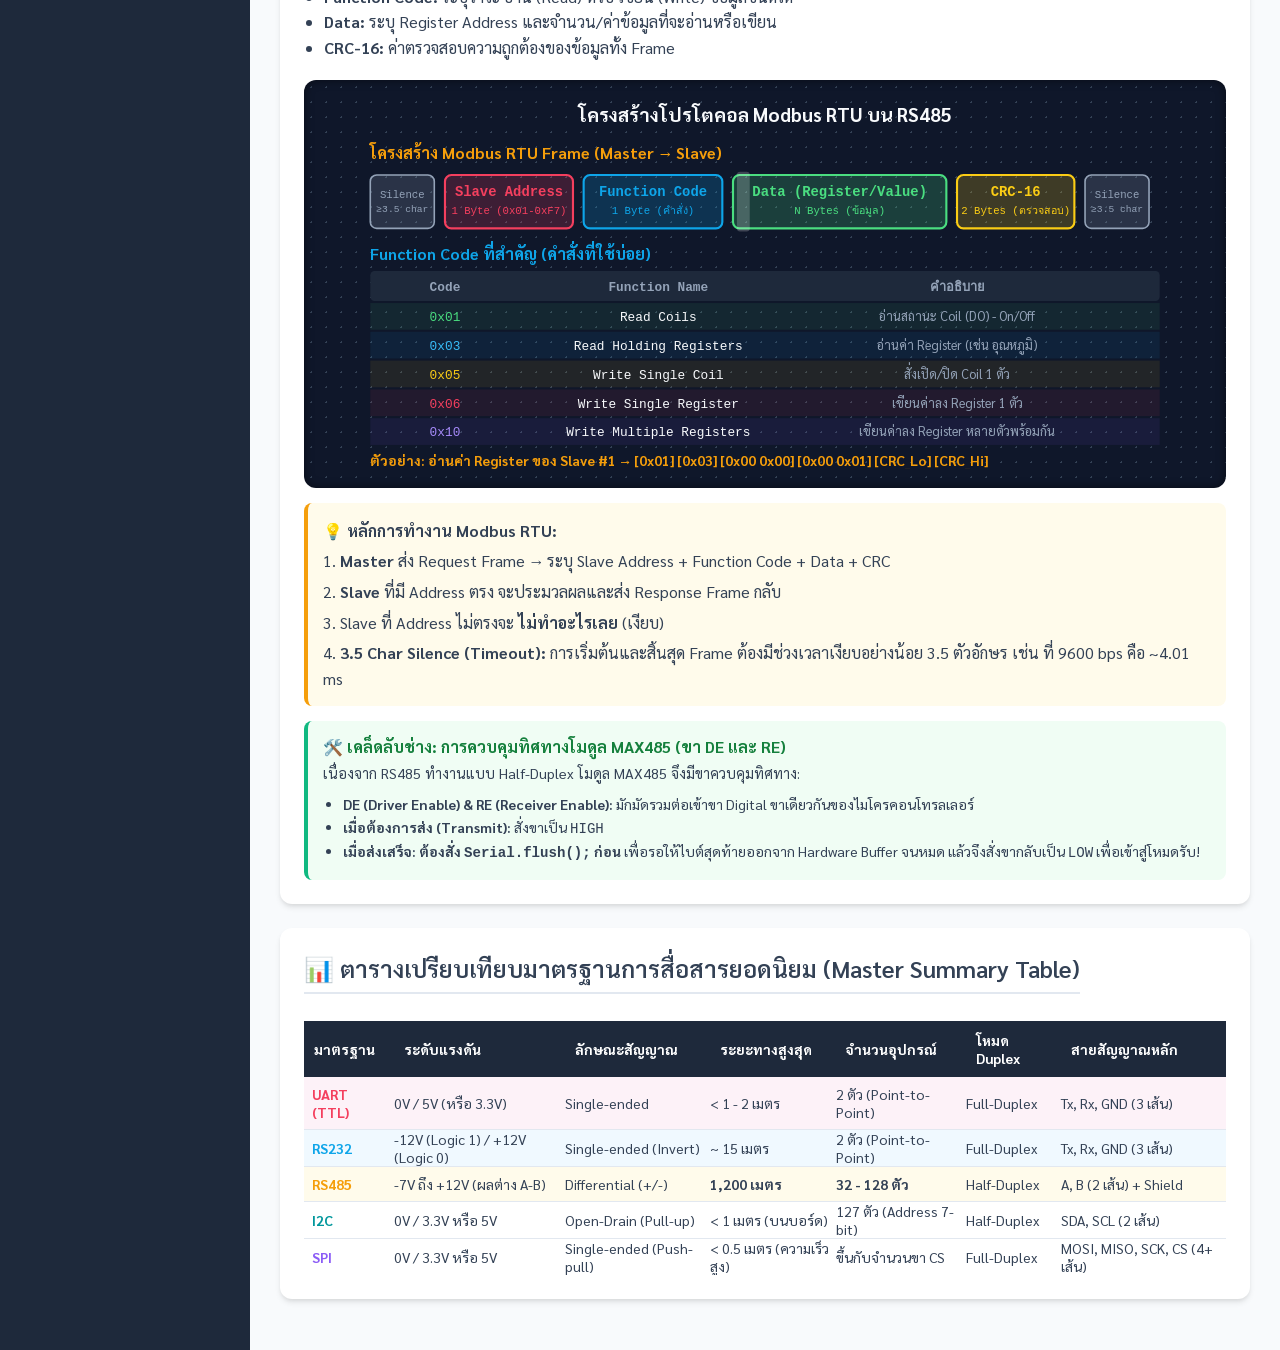
<file: DataSerial2/index.html>
<!DOCTYPE html>
<html lang="th">
<head>
    <meta charset="UTF-8">
    <meta name="viewport" content="width=device-width, initial-scale=1.0">
    <title>มาตรฐานรับส่งข้อมูล 2 (UART, RS232, RS485)</title>
    <link href="https://fonts.googleapis.com/css2?family=Fira+Code:wght@400;500&family=Sarabun:wght@300;400;500;600;700&display=swap" rel="stylesheet">
    <link rel="stylesheet" href="styles.css">
</head>
<body>
    <div class="app-container">
        <!-- Sidebar Navigation -->
        <nav class="sidebar">
            <h2>Microcontroller</h2>
            <ul id="nav-menu">
                <li class="active" data-section="intro">1. ทฤษฎีและการใช้งาน</li>
                <li data-section="simulator">2. วงจรจำลองและโค้ด</li>
                <li data-section="quiz">3. แบบทดสอบท้ายบท</li>
                <li style="margin-top: 1rem;"><a href="../index.html" style="color: #f43f5e; font-weight: bold; text-decoration: none;">← กลับหน้าหลัก</a></li>
            </ul>
        </nav>

        <!-- Main Content Area -->
        <main class="main-content" id="content-area">
            <!-- Content will be injected here by script.js -->
        </main>
    </div>
    <script src="script.js"></script>
</body>
</html>
</file>
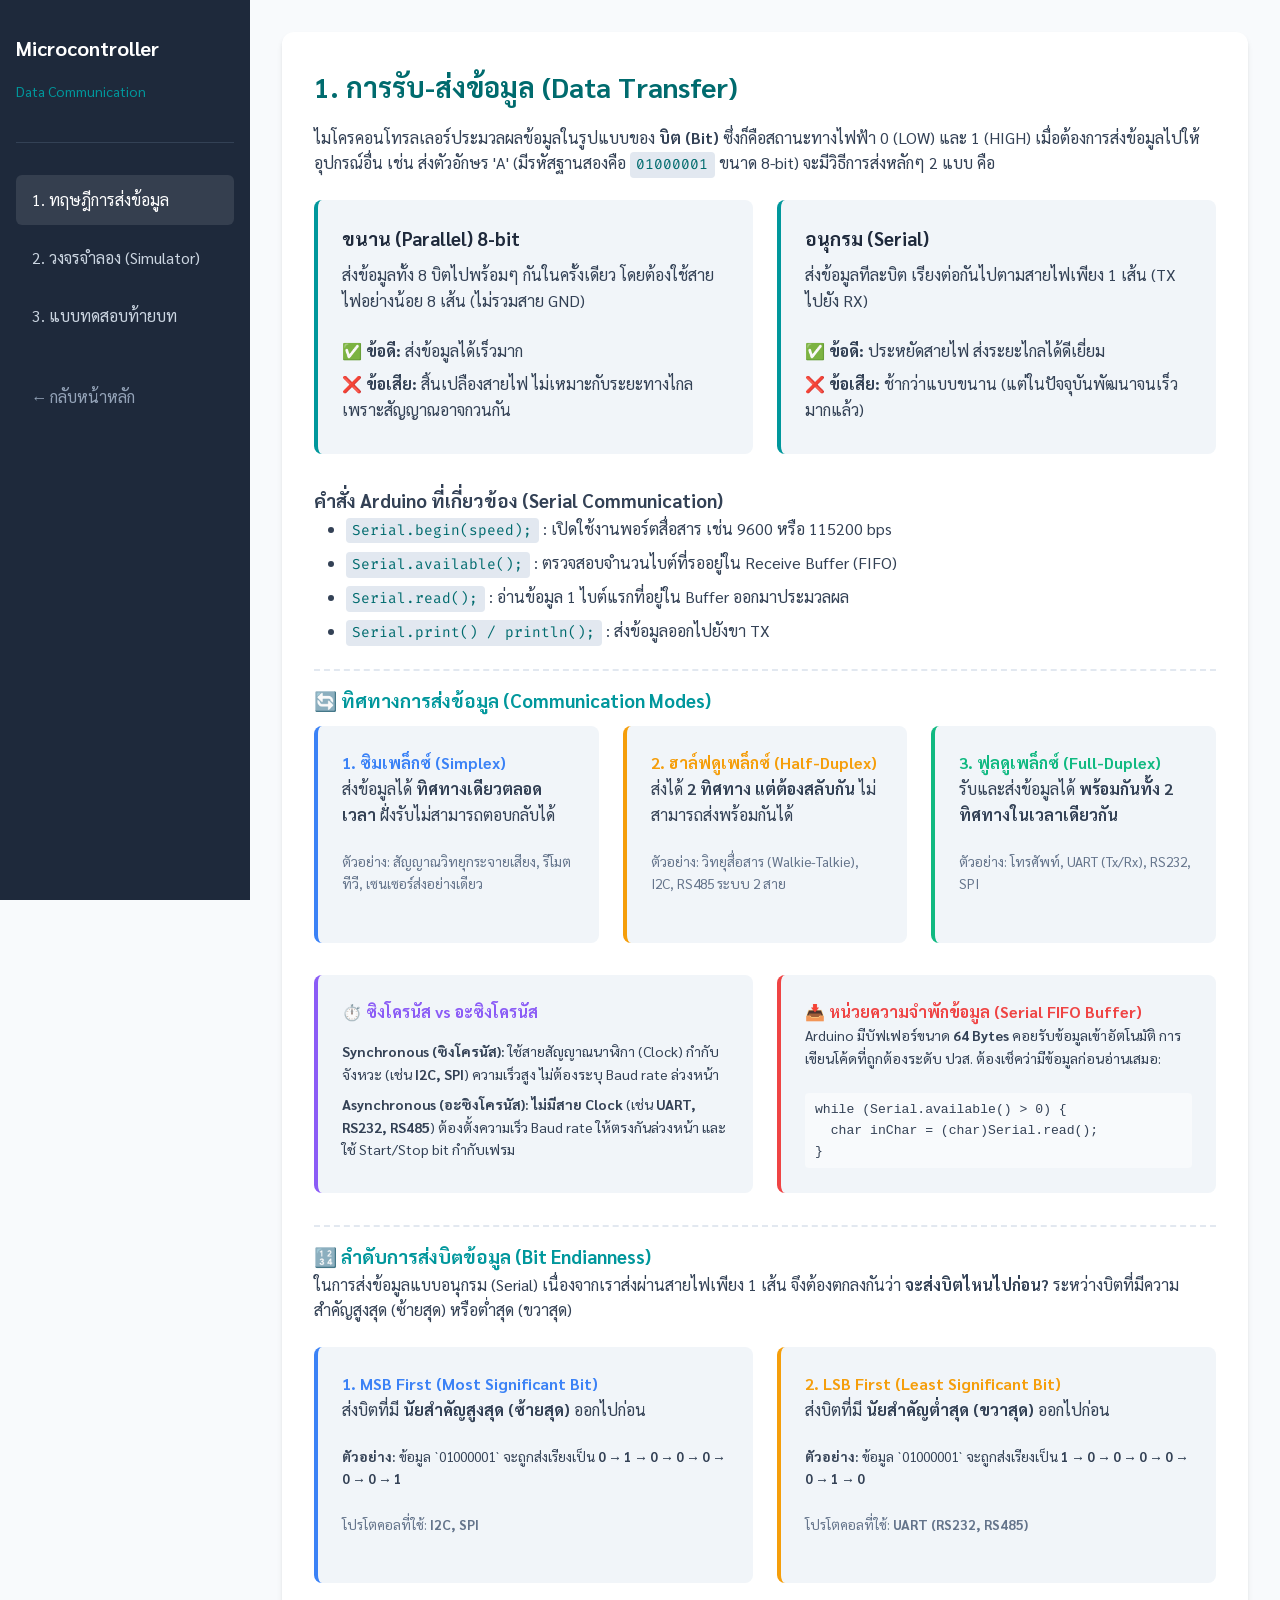
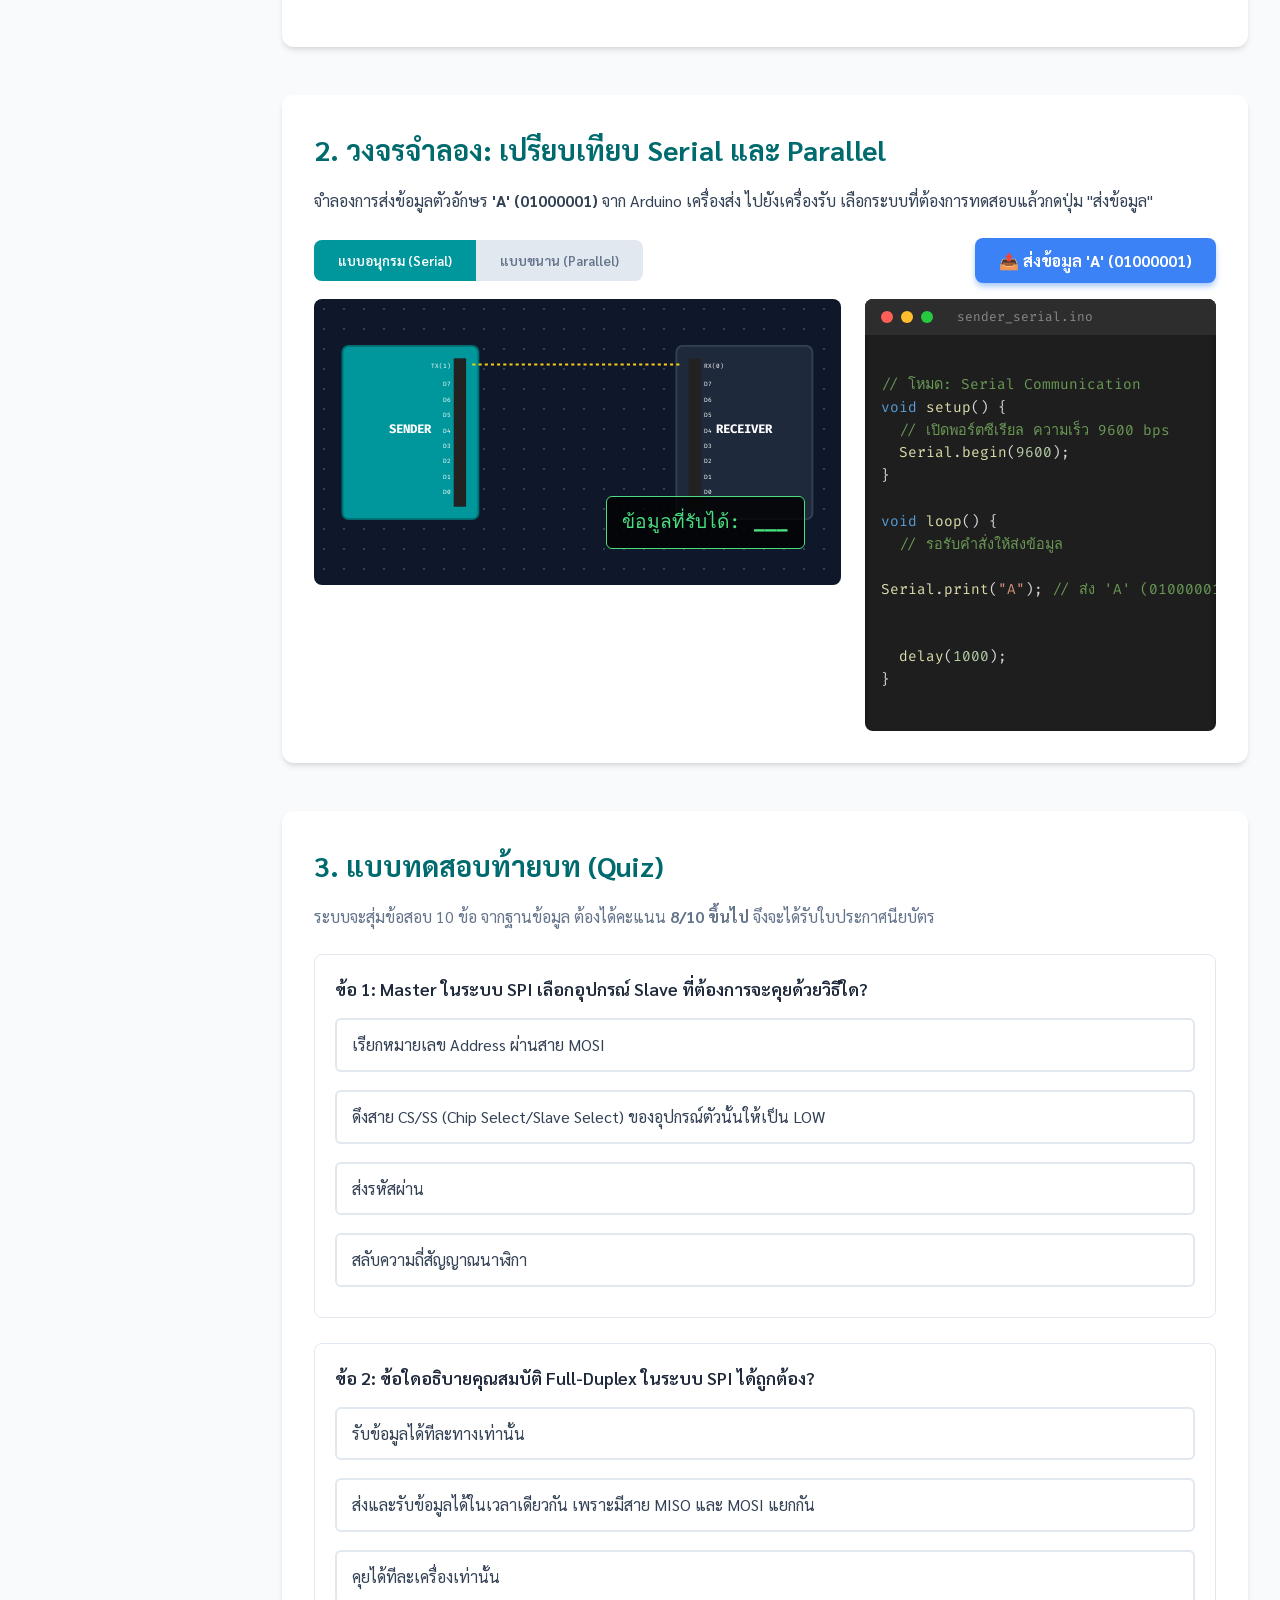
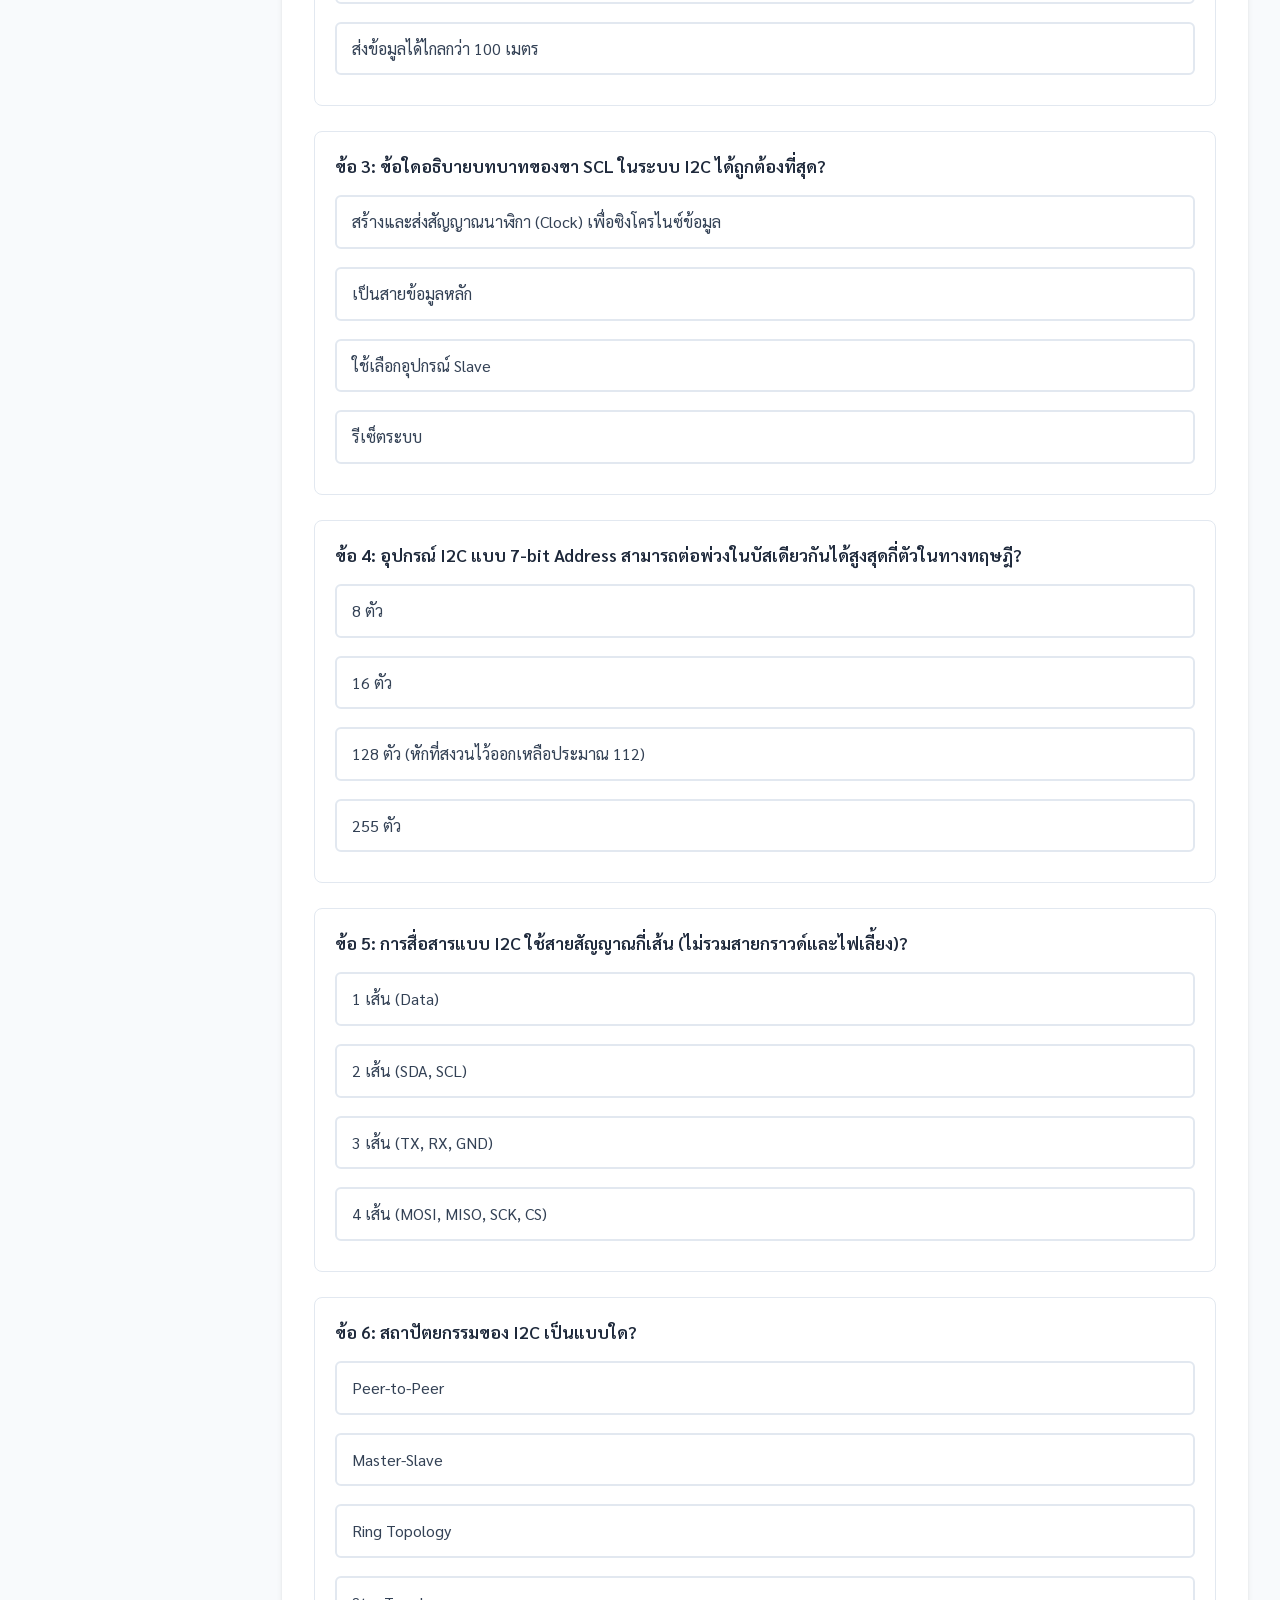
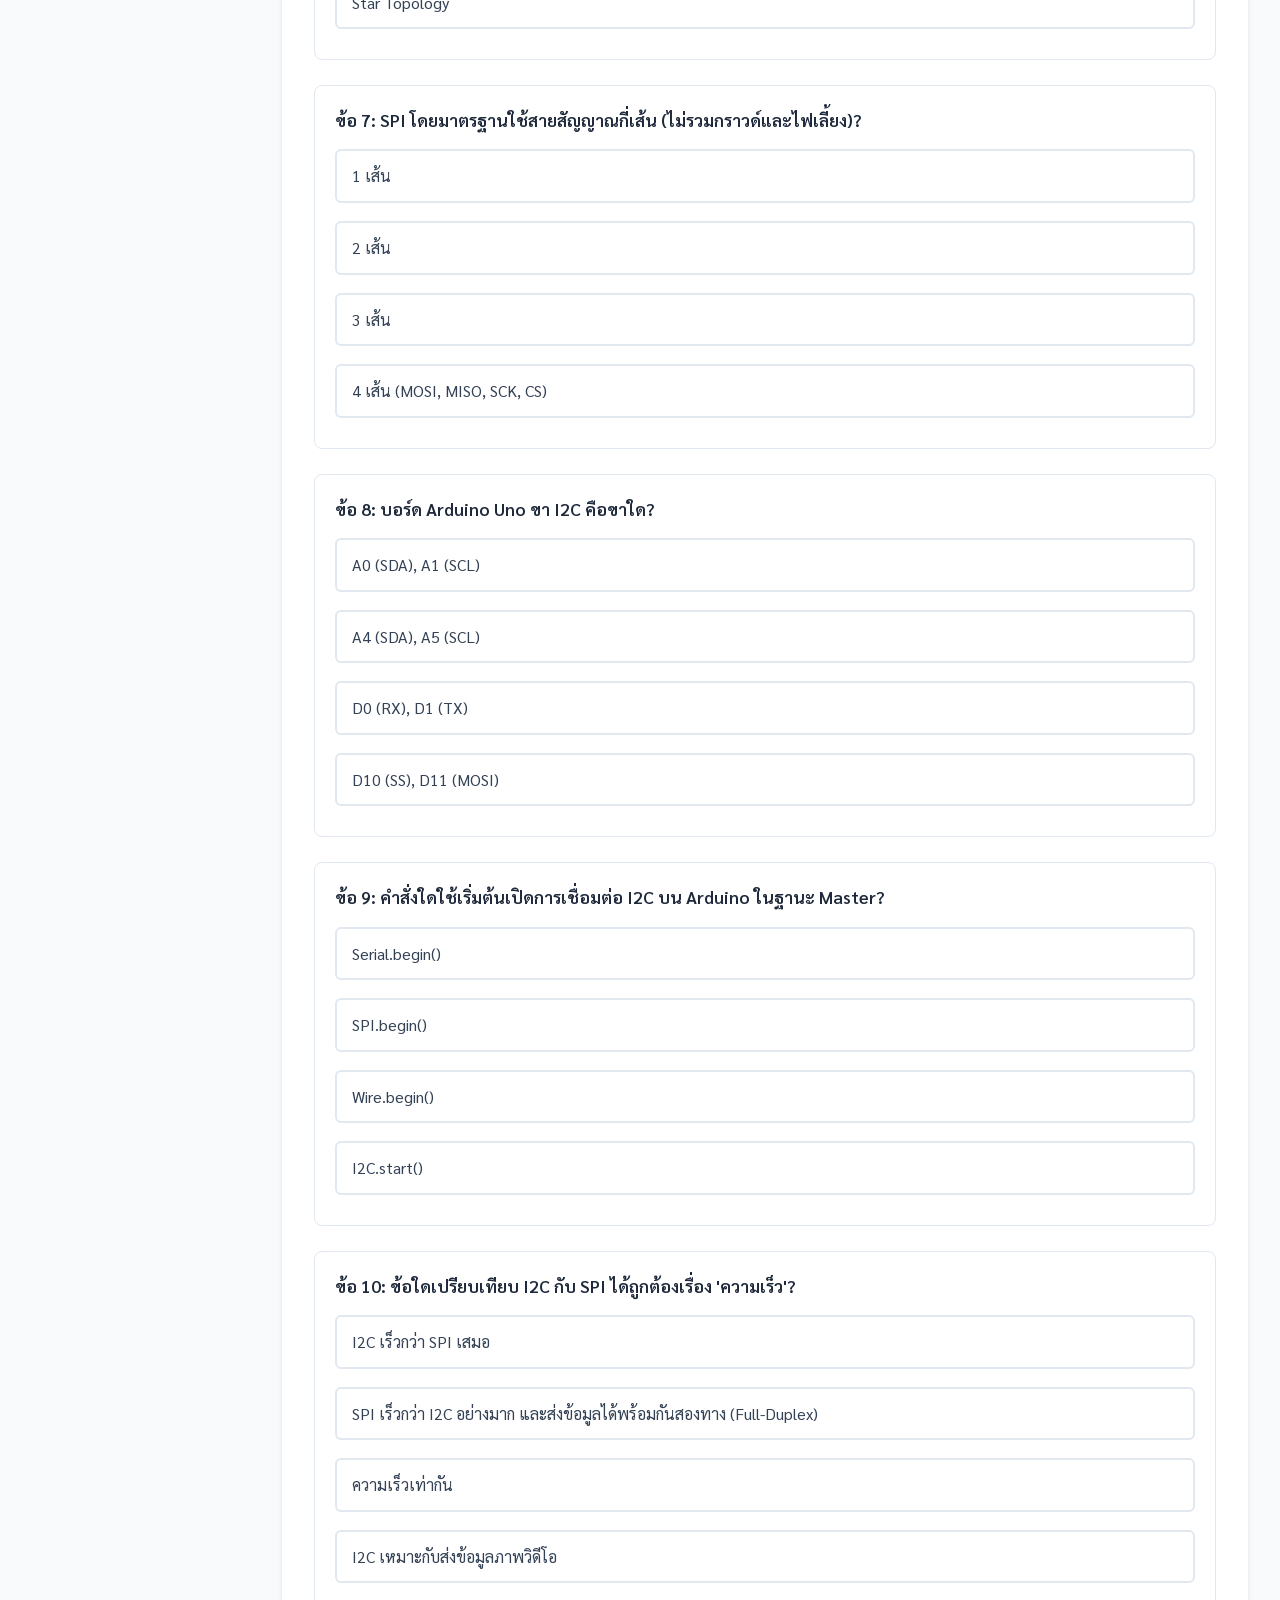
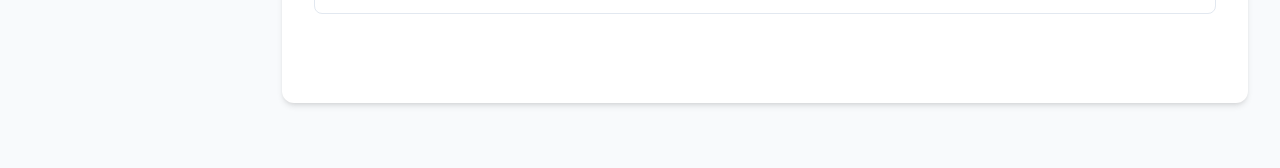
<file: DataTransfer/index.html>
<!DOCTYPE html>
<html lang="th">
<head>
    <meta charset="UTF-8">
    <meta name="viewport" content="width=device-width, initial-scale=1.0">
    <title>บทเรียน: การรับ-ส่งข้อมูล (Serial vs Parallel)</title>
    <link href="https://fonts.googleapis.com/css2?family=Sarabun:wght@300;400;500;600;700&family=Fira+Code:wght@400;500&display=swap" rel="stylesheet">
    <link rel="stylesheet" href="styles.css">
</head>
<body>

<div class="app-container">
    <!-- Sidebar Navigation -->
    <aside class="sidebar">
        <div class="sidebar-header">
            <h2>Microcontroller</h2>
            <p>Data Communication</p>
        </div>
        <nav class="sidebar-nav">
            <a href="#intro" class="nav-link active">1. ทฤษฎีการส่งข้อมูล</a>
            <a href="#simulator" class="nav-link">2. วงจรจำลอง (Simulator)</a>
            <a href="#quiz" class="nav-link">3. แบบทดสอบท้ายบท</a>
        </nav>
        <div class="sidebar-footer">
            <a href="../index.html" class="nav-link back-link">← กลับหน้าหลัก</a>
        </div>
    </aside>

    <!-- Main Content -->
    <main class="main-content">
        
        <!-- Section 1: Introduction -->
        <section id="intro" class="content-section card">
            <h2>1. การรับ-ส่งข้อมูล (Data Transfer)</h2>
            <p>ไมโครคอนโทรลเลอร์ประมวลผลข้อมูลในรูปแบบของ <strong>บิต (Bit)</strong> ซึ่งก็คือสถานะทางไฟฟ้า 0 (LOW) และ 1 (HIGH) เมื่อต้องการส่งข้อมูลไปให้อุปกรณ์อื่น เช่น ส่งตัวอักษร 'A' (มีรหัสฐานสองคือ <code>01000001</code> ขนาด 8-bit) จะมีวิธีการส่งหลักๆ 2 แบบ คือ</p>
            
            <div class="theory-grid">
                <div class="theory-box">
                    <h3>ขนาน (Parallel) 8-bit</h3>
                    <p>ส่งข้อมูลทั้ง 8 บิตไปพร้อมๆ กันในครั้งเดียว โดยต้องใช้สายไฟอย่างน้อย 8 เส้น (ไม่รวมสาย GND)</p>
                    <ul>
                        <li>✅ <strong>ข้อดี:</strong> ส่งข้อมูลได้เร็วมาก</li>
                        <li>❌ <strong>ข้อเสีย:</strong> สิ้นเปลืองสายไฟ ไม่เหมาะกับระยะทางไกล เพราะสัญญาณอาจกวนกัน</li>
                    </ul>
                </div>
                <div class="theory-box">
                    <h3>อนุกรม (Serial)</h3>
                    <p>ส่งข้อมูลทีละบิต เรียงต่อกันไปตามสายไฟเพียง 1 เส้น (TX ไปยัง RX)</p>
                    <ul>
                        <li>✅ <strong>ข้อดี:</strong> ประหยัดสายไฟ ส่งระยะไกลได้ดีเยี่ยม</li>
                        <li>❌ <strong>ข้อเสีย:</strong> ช้ากว่าแบบขนาน (แต่ในปัจจุบันพัฒนาจนเร็วมากแล้ว)</li>
                    </ul>
                </div>
            </div>

            <div class="theory-commands">
                <h3>คำสั่ง Arduino ที่เกี่ยวข้อง (Serial Communication)</h3>
                <ul>
                    <li><code>Serial.begin(speed);</code> : เปิดใช้งานพอร์ตสื่อสาร เช่น 9600 หรือ 115200 bps</li>
                    <li><code>Serial.available();</code> : ตรวจสอบจำนวนไบต์ที่รออยู่ใน Receive Buffer (FIFO)</li>
                    <li><code>Serial.read();</code> : อ่านข้อมูล 1 ไบต์แรกที่อยู่ใน Buffer ออกมาประมวลผล</li>
                    <li><code>Serial.print() / println();</code> : ส่งข้อมูลออกไปยังขา TX</li>
                </ul>
            </div>

            <!-- Theory 1.1: Duplex Modes -->
            <div style="margin-top: 25px; padding-top: 15px; border-top: 2px dashed #e2e8f0;">
                <h3 style="color: #00979C;">🔄 ทิศทางการส่งข้อมูล (Communication Modes)</h3>
                <div class="theory-grid" style="margin-top: 10px;">
                    <div class="theory-box" style="border-left-color: #3b82f6;">
                        <h4 style="color: #3b82f6;">1. ซิมเพล็กซ์ (Simplex)</h4>
                        <p>ส่งข้อมูลได้ <strong>ทิศทางเดียวตลอดเวลา</strong> ฝั่งรับไม่สามารถตอบกลับได้</p>
                        <p style="font-size: 0.85rem; color: #64748b;">ตัวอย่าง: สัญญาณวิทยุกระจายเสียง, รีโมตทีวี, เซนเซอร์ส่งอย่างเดียว</p>
                    </div>
                    <div class="theory-box" style="border-left-color: #f59e0b;">
                        <h4 style="color: #f59e0b;">2. ฮาล์ฟดูเพล็กซ์ (Half-Duplex)</h4>
                        <p>ส่งได้ <strong>2 ทิศทาง แต่ต้องสลับกัน</strong> ไม่สามารถส่งพร้อมกันได้</p>
                        <p style="font-size: 0.85rem; color: #64748b;">ตัวอย่าง: วิทยุสื่อสาร (Walkie-Talkie), I2C, RS485 ระบบ 2 สาย</p>
                    </div>
                    <div class="theory-box" style="border-left-color: #10b981;">
                        <h4 style="color: #10b981;">3. ฟูลดูเพล็กซ์ (Full-Duplex)</h4>
                        <p>รับและส่งข้อมูลได้ <strong>พร้อมกันทั้ง 2 ทิศทางในเวลาเดียวกัน</strong></p>
                        <p style="font-size: 0.85rem; color: #64748b;">ตัวอย่าง: โทรศัพท์, UART (Tx/Rx), RS232, SPI</p>
                    </div>
                </div>
            </div>

            <!-- Theory 1.2: Sync vs Async & Serial Buffer -->
            <div class="theory-grid" style="margin-top: 20px;">
                <div class="theory-box" style="border-left-color: #8b5cf6;">
                    <h4 style="color: #8b5cf6;">⏱️ ซิงโครนัส vs อะซิงโครนัส</h4>
                    <ul style="font-size: 0.88rem; line-height: 1.6;">
                        <li><strong>Synchronous (ซิงโครนัส):</strong> ใช้สายสัญญาณนาฬิกา (Clock) กำกับจังหวะ (เช่น <strong>I2C, SPI</strong>) ความเร็วสูง ไม่ต้องระบุ Baud rate ล่วงหน้า</li>
                        <li><strong>Asynchronous (อะซิงโครนัส):</strong> <strong>ไม่มีสาย Clock</strong> (เช่น <strong>UART, RS232, RS485</strong>) ต้องตั้งความเร็ว Baud rate ให้ตรงกันล่วงหน้า และใช้ Start/Stop bit กำกับเฟรม</li>
                    </ul>
                </div>

                <div class="theory-box" style="border-left-color: #ef4444;">
                    <h4 style="color: #ef4444;">📥 หน่วยความจำพักข้อมูล (Serial FIFO Buffer)</h4>
                    <p style="font-size: 0.88rem;">Arduino มีบัฟเฟอร์ขนาด <strong>64 Bytes</strong> คอยรับข้อมูลเข้าอัตโนมัติ การเขียนโค้ดที่ถูกต้องระดับ ปวส. ต้องเช็คว่ามีข้อมูลก่อนอ่านเสมอ:</p>
                    <div style="background: #f8fafc; padding: 6px 10px; border-radius: 4px; font-family: monospace; font-size: 0.82rem;">
                        while (Serial.available() > 0) {<br>
                        &nbsp;&nbsp;char inChar = (char)Serial.read();<br>
                        }
                    </div>
                </div>
            </div>
            <!-- Theory 1.3: Endianness (MSB / LSB) -->
            <div style="margin-top: 25px; padding-top: 15px; border-top: 2px dashed #e2e8f0;">
                <h3 style="color: #00979C;">🔢 ลำดับการส่งบิตข้อมูล (Bit Endianness)</h3>
                <p>ในการส่งข้อมูลแบบอนุกรม (Serial) เนื่องจากเราส่งผ่านสายไฟเพียง 1 เส้น จึงต้องตกลงกันว่า <strong>จะส่งบิตไหนไปก่อน?</strong> ระหว่างบิตที่มีความสำคัญสูงสุด (ซ้ายสุด) หรือต่ำสุด (ขวาสุด)</p>
                
                <div class="theory-grid" style="margin-top: 10px;">
                    <div class="theory-box" style="border-left-color: #3b82f6;">
                        <h4 style="color: #3b82f6;">1. MSB First (Most Significant Bit)</h4>
                        <p>ส่งบิตที่มี <strong>นัยสำคัญสูงสุด (ซ้ายสุด)</strong> ออกไปก่อน</p>
                        <p style="font-size: 0.85rem; margin-top: 5px;"><strong>ตัวอย่าง:</strong> ข้อมูล `01000001` จะถูกส่งเรียงเป็น <strong>0 → 1 → 0 → 0 → 0 → 0 → 0 → 1</strong></p>
                        <p style="font-size: 0.85rem; color: #64748b; margin-top: 5px;">โปรโตคอลที่ใช้: <strong>I2C, SPI</strong></p>
                    </div>
                    <div class="theory-box" style="border-left-color: #f59e0b;">
                        <h4 style="color: #f59e0b;">2. LSB First (Least Significant Bit)</h4>
                        <p>ส่งบิตที่มี <strong>นัยสำคัญต่ำสุด (ขวาสุด)</strong> ออกไปก่อน</p>
                        <p style="font-size: 0.85rem; margin-top: 5px;"><strong>ตัวอย่าง:</strong> ข้อมูล `01000001` จะถูกส่งเรียงเป็น <strong>1 → 0 → 0 → 0 → 0 → 0 → 1 → 0</strong></p>
                        <p style="font-size: 0.85rem; color: #64748b; margin-top: 5px;">โปรโตคอลที่ใช้: <strong>UART (RS232, RS485)</strong></p>
                    </div>
                </div>
            </div>
        </section>

        <!-- Section 2: Simulator -->
        <section id="simulator" class="content-section card">
            <h2>2. วงจรจำลอง: เปรียบเทียบ Serial และ Parallel</h2>
            <p>จำลองการส่งข้อมูลตัวอักษร <strong>'A' (01000001)</strong> จาก Arduino เครื่องส่ง ไปยังเครื่องรับ เลือกระบบที่ต้องการทดสอบแล้วกดปุ่ม "ส่งข้อมูล"</p>
            
            <div class="simulator-controls">
                <div class="toggle-container">
                    <button id="btn-mode-serial" class="mode-btn active">แบบอนุกรม (Serial)</button>
                    <button id="btn-mode-parallel" class="mode-btn">แบบขนาน (Parallel)</button>
                </div>
                <button id="btn-send-data" class="action-btn">📤 ส่งข้อมูล 'A' (01000001)</button>
            </div>

            <div class="simulator-layout">
                <!-- SVG Canvas -->
                <div class="simulator-canvas">
                    <div class="hardware-container">
                        <svg viewBox="0 0 800 400" xmlns="http://www.w3.org/2000/svg" id="circuit-svg">
                            <defs>
                                <filter id="glow-bit" x="-50%" y="-50%" width="200%" height="200%">
                                    <feGaussianBlur stdDeviation="3" result="blur" />
                                    <feComposite in="SourceGraphic" in2="blur" operator="over" />
                                </filter>
                            </defs>
                            
                            <!-- Sender Arduino (Left) -->
                            <g transform="translate(20, 50)">
                                <rect x="0" y="0" width="220" height="280" rx="10" fill="#00979C" stroke="#006b6e" stroke-width="3"/>
                                <text x="110" y="140" fill="white" font-family="Fira Code" font-size="20" font-weight="bold" text-anchor="middle">SENDER</text>
                                <!-- Pins Header -->
                                <rect x="180" y="20" width="20" height="240" fill="#222"/>
                                <!-- Pin Labels -->
                                <text x="175" y="35" fill="white" font-family="Fira Code" font-size="10" text-anchor="end">TX(1)</text>
                                <text x="175" y="65" fill="white" font-family="Fira Code" font-size="10" text-anchor="end">D7</text>
                                <text x="175" y="90" fill="white" font-family="Fira Code" font-size="10" text-anchor="end">D6</text>
                                <text x="175" y="115" fill="white" font-family="Fira Code" font-size="10" text-anchor="end">D5</text>
                                <text x="175" y="140" fill="white" font-family="Fira Code" font-size="10" text-anchor="end">D4</text>
                                <text x="175" y="165" fill="white" font-family="Fira Code" font-size="10" text-anchor="end">D3</text>
                                <text x="175" y="190" fill="white" font-family="Fira Code" font-size="10" text-anchor="end">D2</text>
                                <text x="175" y="215" fill="white" font-family="Fira Code" font-size="10" text-anchor="end">D1</text>
                                <text x="175" y="240" fill="white" font-family="Fira Code" font-size="10" text-anchor="end">D0</text>
                            </g>

                            <!-- Receiver Arduino (Right) -->
                            <g transform="translate(560, 50)">
                                <rect x="0" y="0" width="220" height="280" rx="10" fill="#1e293b" stroke="#334155" stroke-width="3"/>
                                <text x="110" y="140" fill="white" font-family="Fira Code" font-size="20" font-weight="bold" text-anchor="middle">RECEIVER</text>
                                <!-- Pins Header -->
                                <rect x="20" y="20" width="20" height="240" fill="#222"/>
                                <!-- Pin Labels -->
                                <text x="45" y="35" fill="white" font-family="Fira Code" font-size="10" text-anchor="start">RX(0)</text>
                                <text x="45" y="65" fill="white" font-family="Fira Code" font-size="10" text-anchor="start">D7</text>
                                <text x="45" y="90" fill="white" font-family="Fira Code" font-size="10" text-anchor="start">D6</text>
                                <text x="45" y="115" fill="white" font-family="Fira Code" font-size="10" text-anchor="start">D5</text>
                                <text x="45" y="140" fill="white" font-family="Fira Code" font-size="10" text-anchor="start">D4</text>
                                <text x="45" y="165" fill="white" font-family="Fira Code" font-size="10" text-anchor="start">D3</text>
                                <text x="45" y="190" fill="white" font-family="Fira Code" font-size="10" text-anchor="start">D2</text>
                                <text x="45" y="215" fill="white" font-family="Fira Code" font-size="10" text-anchor="start">D1</text>
                                <text x="45" y="240" fill="white" font-family="Fira Code" font-size="10" text-anchor="start">D0</text>
                            </g>

                            <!-- Wires Group -->
                            <g id="wires-container">
                                <!-- Wires will be dynamically toggled via JS -->
                                <!-- Serial Wire -->
                                <path id="wire-serial" d="M 230 80 C 350 80, 450 80, 570 80" fill="none" stroke="#facc15" stroke-width="3" stroke-dasharray="5,5" />
                                
                                <!-- Parallel Wires (D7 to D0) -->
                                <g id="wires-parallel" style="display: none;">
                                    <path d="M 230 110 L 570 110" fill="none" stroke="#475569" stroke-width="2" class="p-wire" data-bit="7"/>
                                    <path d="M 230 135 L 570 135" fill="none" stroke="#475569" stroke-width="2" class="p-wire" data-bit="6"/>
                                    <path d="M 230 160 L 570 160" fill="none" stroke="#475569" stroke-width="2" class="p-wire" data-bit="5"/>
                                    <path d="M 230 185 L 570 185" fill="none" stroke="#475569" stroke-width="2" class="p-wire" data-bit="4"/>
                                    <path d="M 230 210 L 570 210" fill="none" stroke="#475569" stroke-width="2" class="p-wire" data-bit="3"/>
                                    <path d="M 230 235 L 570 235" fill="none" stroke="#475569" stroke-width="2" class="p-wire" data-bit="2"/>
                                    <path d="M 230 260 L 570 260" fill="none" stroke="#475569" stroke-width="2" class="p-wire" data-bit="1"/>
                                    <path d="M 230 285 L 570 285" fill="none" stroke="#475569" stroke-width="2" class="p-wire" data-bit="0"/>
                                </g>
                            </g>

                            <!-- Data Bits (Animation Layer) -->
                            <g id="animation-layer"></g>

                        </svg>
                        
                        <div class="data-monitor">
                            <span>ข้อมูลที่รับได้: </span>
                            <strong id="received-data" class="monitor-text">___</strong>
                        </div>
                    </div>
                </div>

                <!-- Mock IDE -->
                <div class="mock-ide">
                    <div class="ide-header">
                        <span class="ide-dot red"></span>
                        <span class="ide-dot yellow"></span>
                        <span class="ide-dot green"></span>
                        <span class="ide-title" id="ide-filename">sender_serial.ino</span>
                    </div>
                    <pre><code class="language-arduino" id="code-block">
<span class="code-comment">// โหมด: Serial Communication</span>
<span class="code-keyword">void</span> <span class="code-function">setup</span>() {
  <span class="code-comment">// เปิดพอร์ตซีเรียล ความเร็ว 9600 bps</span>
  <span class="code-function">Serial</span>.<span class="code-function">begin</span>(<span class="code-number">9600</span>);
}

<span class="code-keyword">void</span> <span class="code-function">loop</span>() {
  <span class="code-comment">// รอรับคำสั่งให้ส่งข้อมูล</span>
  <span id="line-send" class="code-line"><span class="code-function">Serial</span>.<span class="code-function">print</span>(<span class="code-string">"A"</span>); <span class="code-comment">// ส่ง 'A' (01000001)</span></span>
  
  <span class="code-function">delay</span>(<span class="code-number">1000</span>);
}
                    </code></pre>
                </div>
            </div>
        </section>

        <!-- Section 3: Quiz -->
        <section id="quiz" class="content-section card">
            <h2>3. แบบทดสอบท้ายบท (Quiz)</h2>
            <div id="quiz-container" class="quiz-container">
                <!-- Advanced Quiz will be injected here -->
            </div>
        </section>

    </main>
</div>

<script src="script.js"></script>
</body>
</html>
</file>
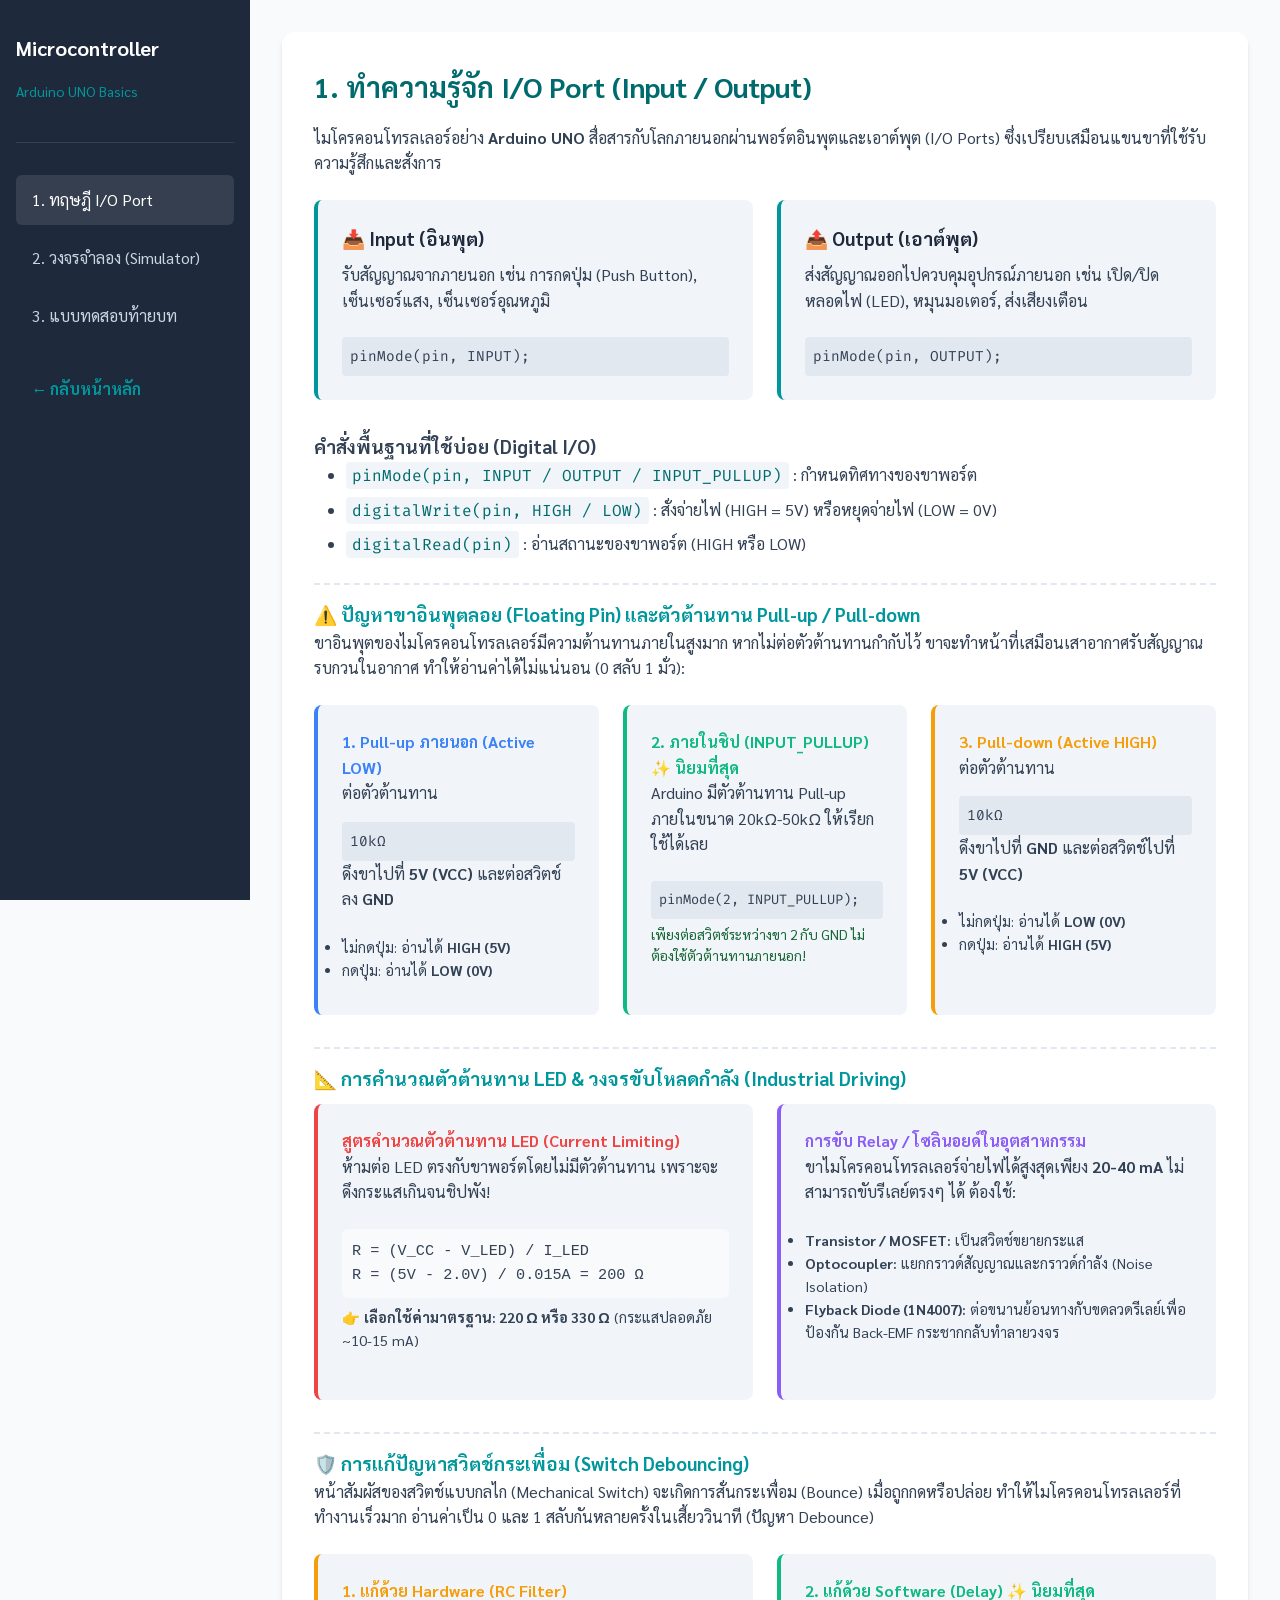
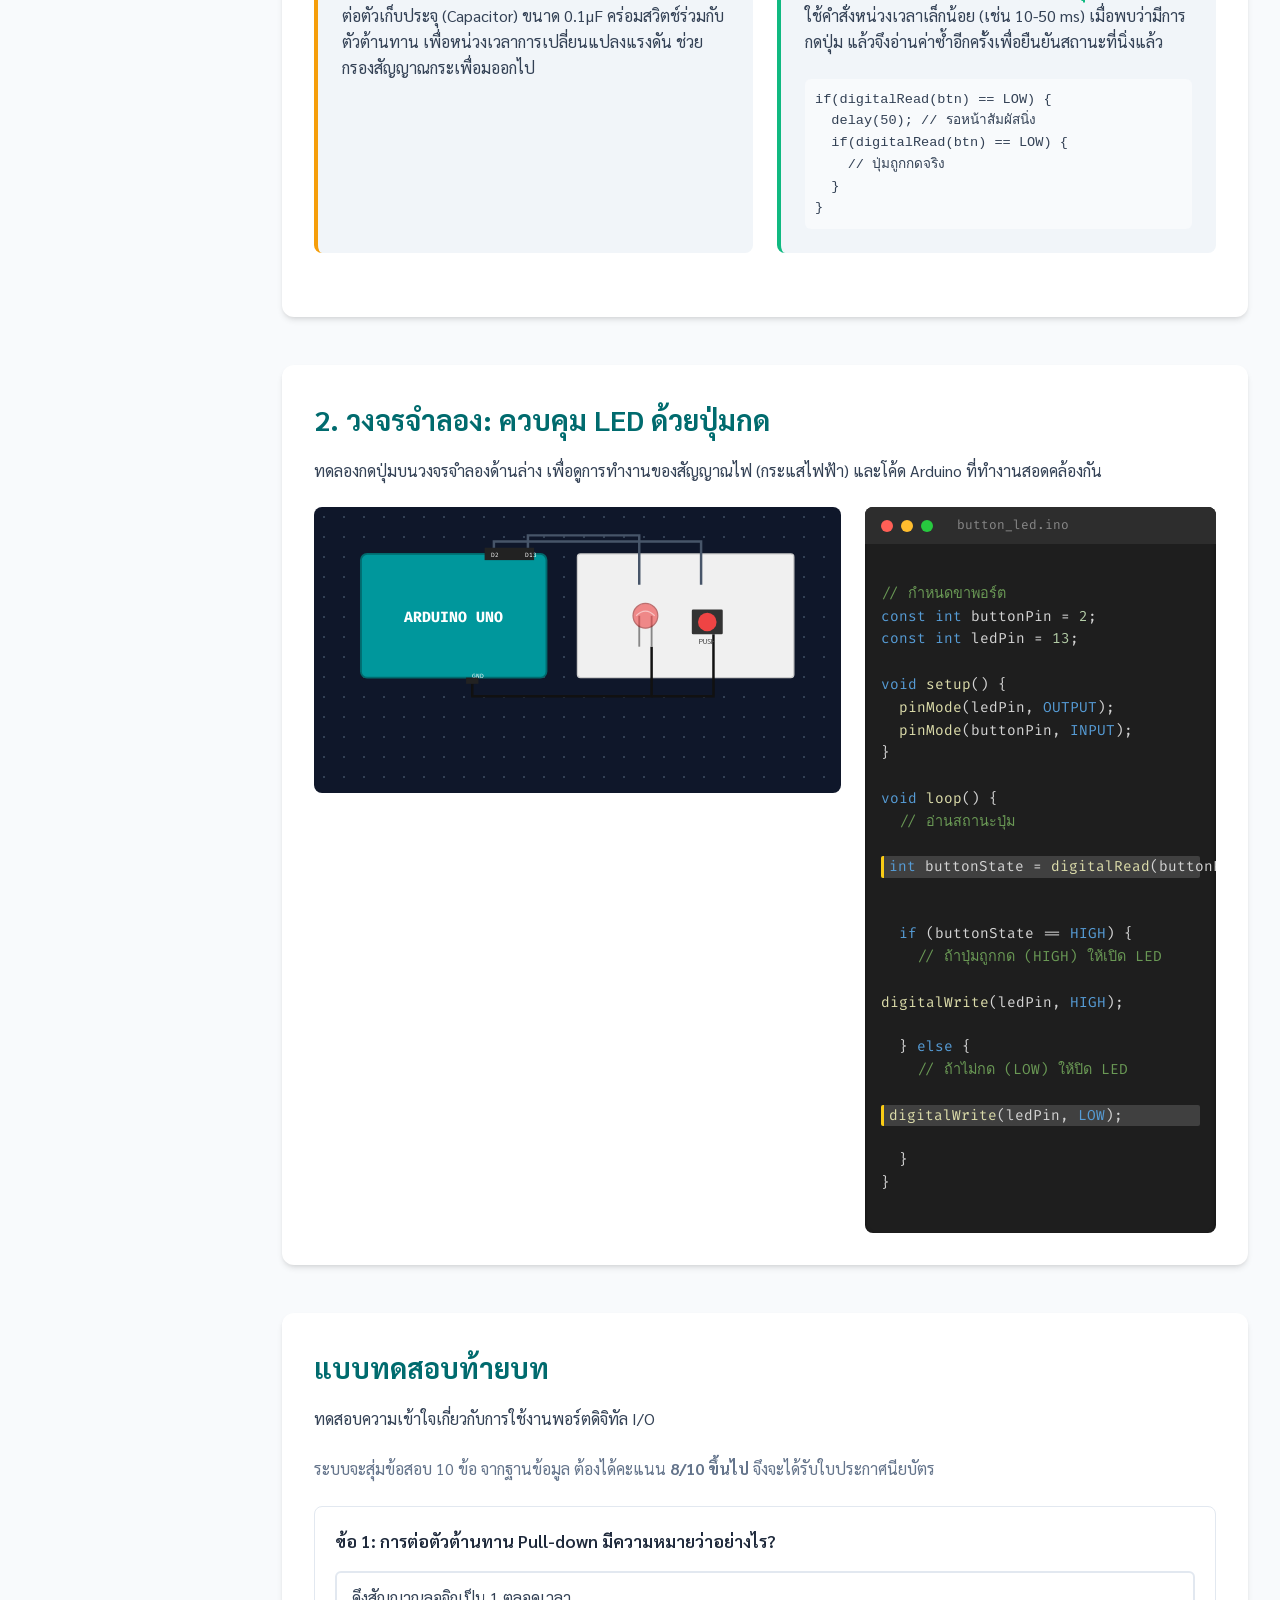
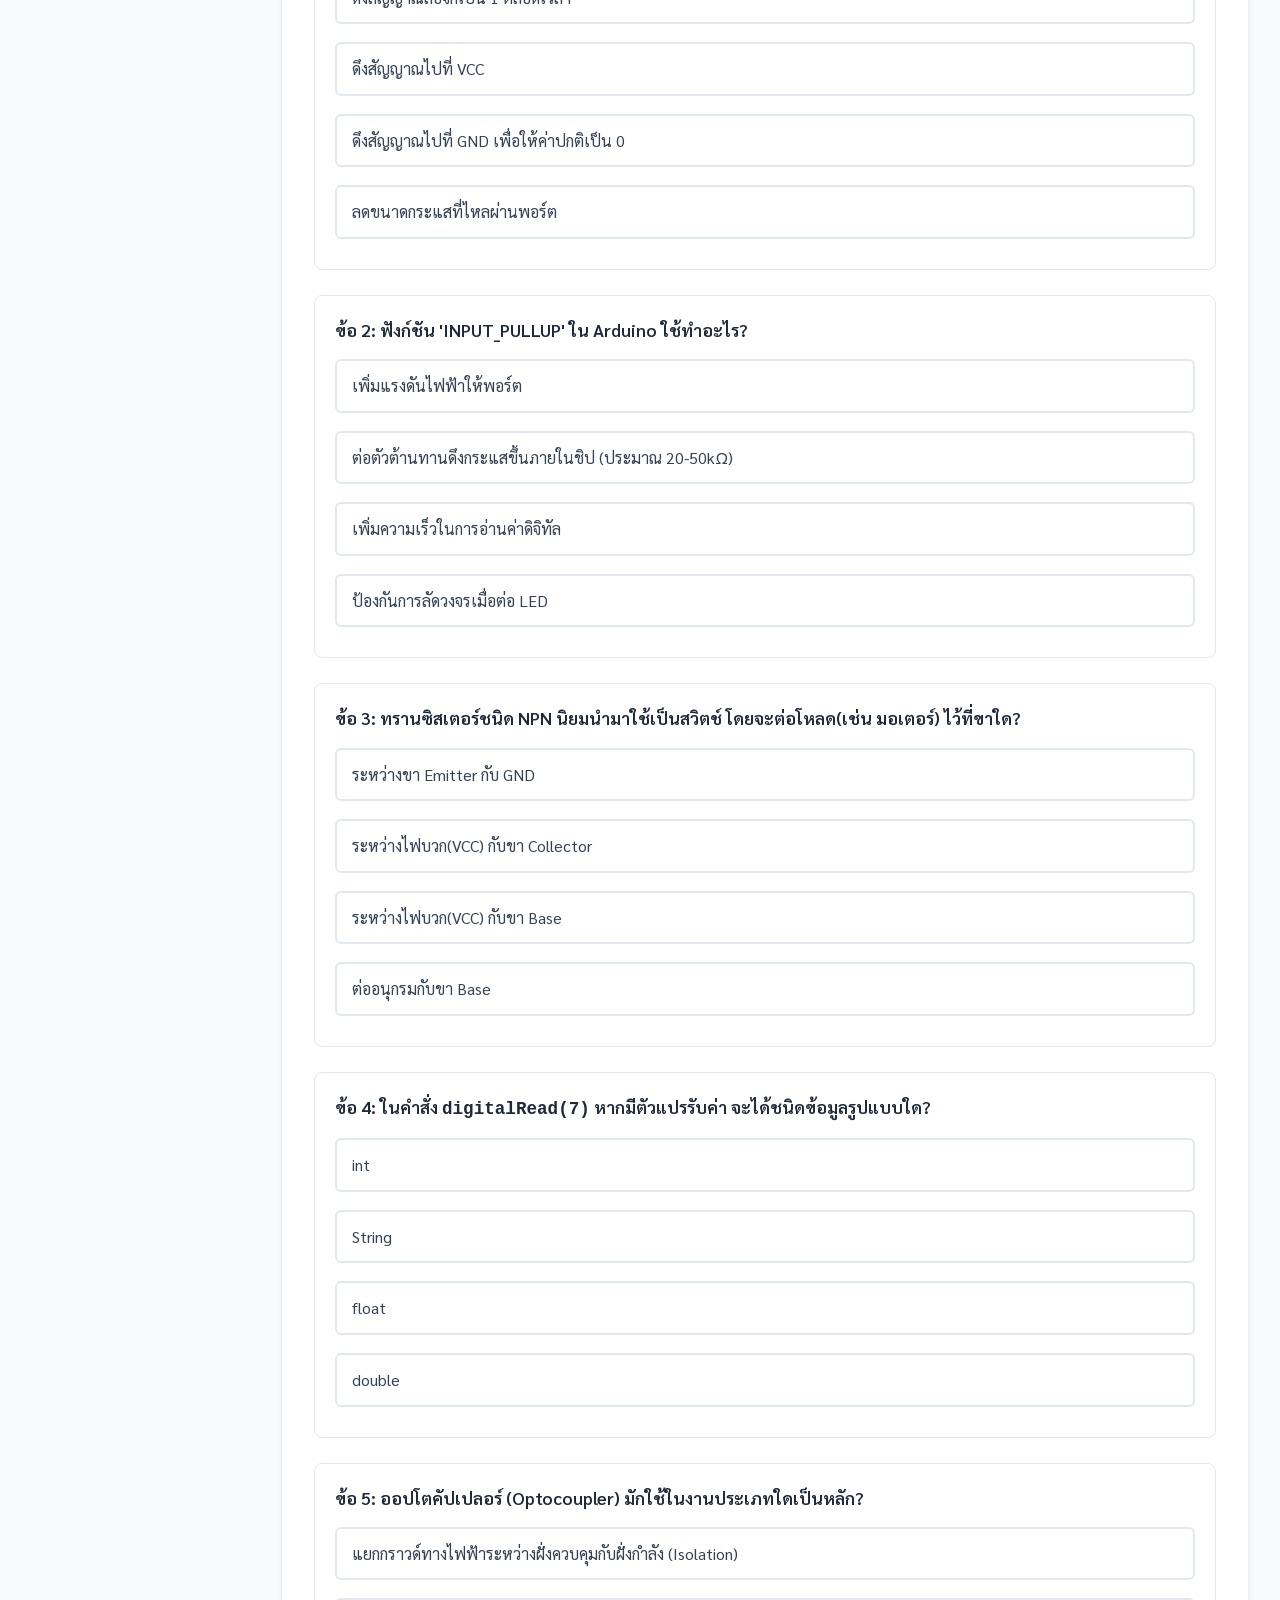
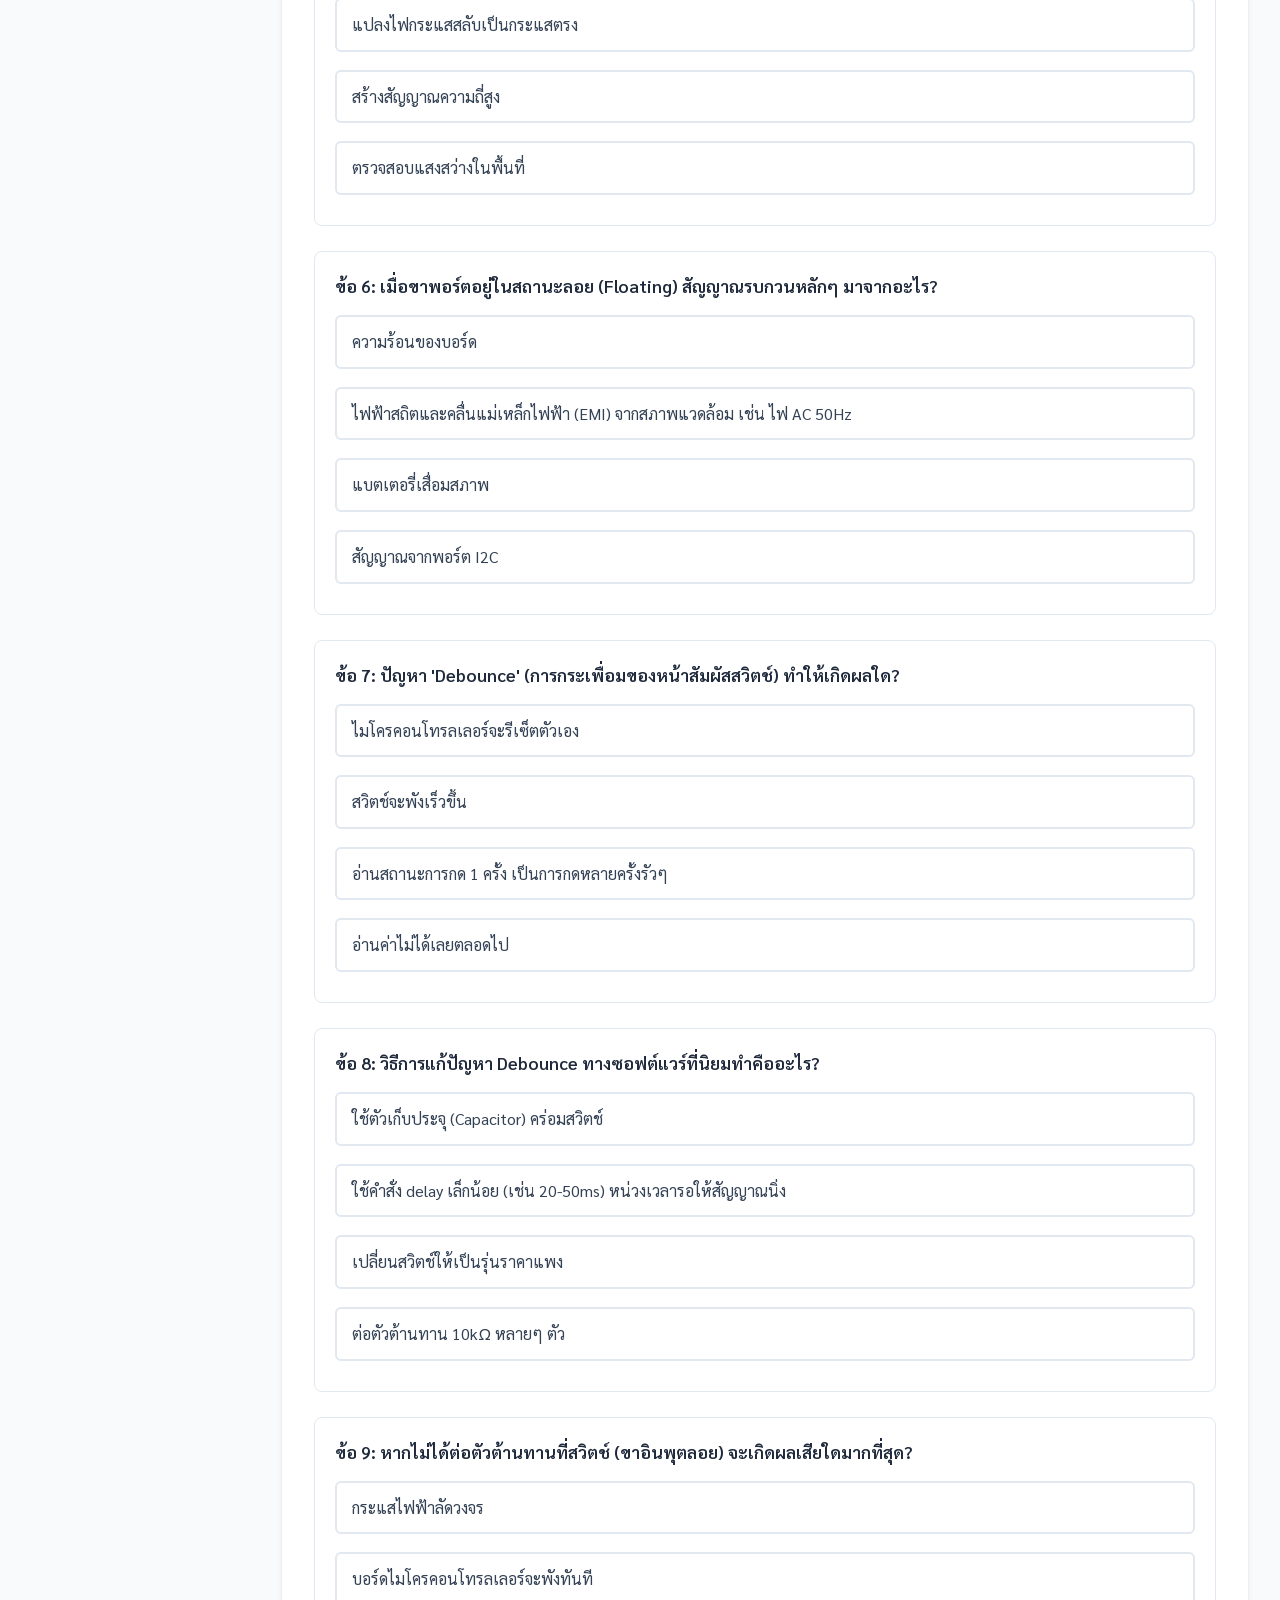
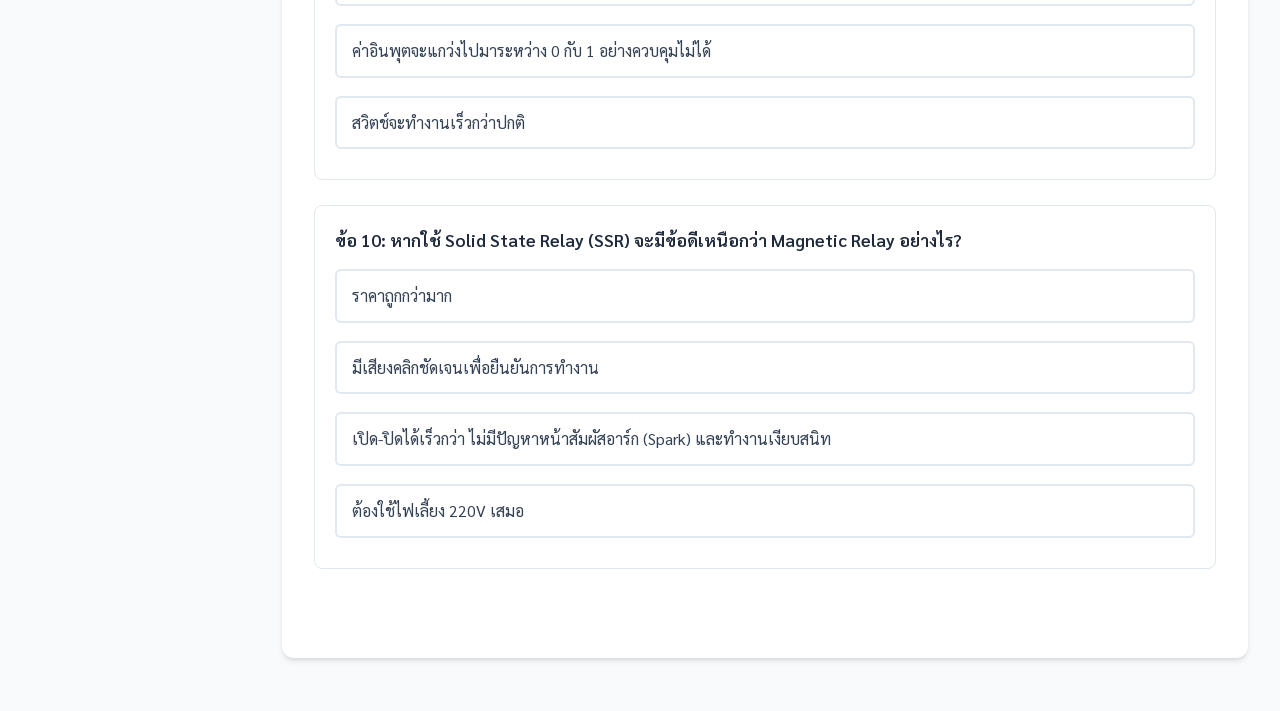
<file: IOPorts/index.html>
<!DOCTYPE html>
<html lang="th">
<head>
    <meta charset="UTF-8">
    <meta name="viewport" content="width=device-width, initial-scale=1.0">
    <title>บทเรียน: Arduino UNO I/O Port</title>
    <link href="https://fonts.googleapis.com/css2?family=Sarabun:wght@300;400;500;600;700&family=Fira+Code:wght@400;500&display=swap" rel="stylesheet">
    <link rel="stylesheet" href="styles.css">
</head>
<body>

<div class="app-container">
    <!-- Sidebar Navigation -->
    <aside class="sidebar">
        <div class="sidebar-header">
            <h2>Microcontroller</h2>
            <p>Arduino UNO Basics</p>
        </div>
        <nav class="sidebar-nav">
            <a href="#intro" class="nav-link active">1. ทฤษฎี I/O Port</a>
            <a href="#simulator" class="nav-link">2. วงจรจำลอง (Simulator)</a>
            <a href="#quiz" class="nav-link">3. แบบทดสอบท้ายบท</a>
            <a href="../index.html" class="nav-link" style="margin-top: 1rem; color: #00979C; font-weight: bold;">← กลับหน้าหลัก</a>
        </nav>
    </aside>

    <!-- Main Content -->
    <main class="main-content">
        
        <!-- Section 1: Introduction -->
        <section id="intro" class="content-section card">
            <h2>1. ทำความรู้จัก I/O Port (Input / Output)</h2>
            <p>ไมโครคอนโทรลเลอร์อย่าง <strong>Arduino UNO</strong> สื่อสารกับโลกภายนอกผ่านพอร์ตอินพุตและเอาต์พุต (I/O Ports) ซึ่งเปรียบเสมือนแขนขาที่ใช้รับความรู้สึกและสั่งการ</p>
            
            <div class="theory-grid">
                <div class="theory-box">
                    <h3>📥 Input (อินพุต)</h3>
                    <p>รับสัญญาณจากภายนอก เช่น การกดปุ่ม (Push Button), เซ็นเซอร์แสง, เซ็นเซอร์อุณหภูมิ</p>
                    <code>pinMode(pin, INPUT);</code>
                </div>
                <div class="theory-box">
                    <h3>📤 Output (เอาต์พุต)</h3>
                    <p>ส่งสัญญาณออกไปควบคุมอุปกรณ์ภายนอก เช่น เปิด/ปิดหลอดไฟ (LED), หมุนมอเตอร์, ส่งเสียงเตือน</p>
                    <code>pinMode(pin, OUTPUT);</code>
                </div>
            </div>

            <div class="theory-commands">
                <h3>คำสั่งพื้นฐานที่ใช้บ่อย (Digital I/O)</h3>
                <ul>
                    <li><code>pinMode(pin, INPUT / OUTPUT / INPUT_PULLUP)</code> : กำหนดทิศทางของขาพอร์ต</li>
                    <li><code>digitalWrite(pin, HIGH / LOW)</code> : สั่งจ่ายไฟ (HIGH = 5V) หรือหยุดจ่ายไฟ (LOW = 0V)</li>
                    <li><code>digitalRead(pin)</code> : อ่านสถานะของขาพอร์ต (HIGH หรือ LOW)</li>
                </ul>
            </div>

            <!-- Theory 1.1: Pull-up / Pull-down -->
            <div style="margin-top: 25px; padding-top: 15px; border-top: 2px dashed #e2e8f0;">
                <h3 style="color: #00979C;">⚠️ ปัญหาขาอินพุตลอย (Floating Pin) และตัวต้านทาน Pull-up / Pull-down</h3>
                <p>ขาอินพุตของไมโครคอนโทรลเลอร์มีความต้านทานภายในสูงมาก หากไม่ต่อตัวต้านทานกำกับไว้ ขาจะทำหน้าที่เสมือนเสาอากาศรับสัญญาณรบกวนในอากาศ ทำให้อ่านค่าได้ไม่แน่นอน (0 สลับ 1 มั่ว):</p>
                
                <div class="theory-grid" style="margin-top: 10px;">
                    <div class="theory-box" style="border-left-color: #3b82f6;">
                        <h4 style="color: #3b82f6;">1. Pull-up ภายนอก (Active LOW)</h4>
                        <p>ต่อตัวต้านทาน <code>10kΩ</code> ดึงขาไปที่ <strong>5V (VCC)</strong> และต่อสวิตช์ลง <strong>GND</strong></p>
                        <ul style="font-size: 0.9rem;">
                            <li>ไม่กดปุ่ม: อ่านได้ <strong>HIGH (5V)</strong></li>
                            <li>กดปุ่ม: อ่านได้ <strong>LOW (0V)</strong></li>
                        </ul>
                    </div>
                    <div class="theory-box" style="border-left-color: #10b981;">
                        <h4 style="color: #10b981;">2. ภายในชิป (INPUT_PULLUP) ✨ นิยมที่สุด</h4>
                        <p>Arduino มีตัวต้านทาน Pull-up ภายในขนาด 20kΩ-50kΩ ให้เรียกใช้ได้เลย</p>
                        <code style="font-size: 0.85rem;">pinMode(2, INPUT_PULLUP);</code>
                        <p style="font-size: 0.85rem; margin-top: 5px; color: #166534;">เพียงต่อสวิตช์ระหว่างขา 2 กับ GND ไม่ต้องใช้ตัวต้านทานภายนอก!</p>
                    </div>
                    <div class="theory-box" style="border-left-color: #f59e0b;">
                        <h4 style="color: #f59e0b;">3. Pull-down (Active HIGH)</h4>
                        <p>ต่อตัวต้านทาน <code>10kΩ</code> ดึงขาไปที่ <strong>GND</strong> และต่อสวิตช์ไปที่ <strong>5V (VCC)</strong></p>
                        <ul style="font-size: 0.9rem;">
                            <li>ไม่กดปุ่ม: อ่านได้ <strong>LOW (0V)</strong></li>
                            <li>กดปุ่ม: อ่านได้ <strong>HIGH (5V)</strong></li>
                        </ul>
                    </div>
                </div>
            </div>

            <!-- Theory 1.2: LED Resistor & Industrial Drivers -->
            <div style="margin-top: 25px; padding-top: 15px; border-top: 2px dashed #e2e8f0;">
                <h3 style="color: #00979C;">📐 การคำนวณตัวต้านทาน LED & วงจรขับโหลดกำลัง (Industrial Driving)</h3>
                
                <div class="theory-grid" style="margin-top: 10px;">
                    <div class="theory-box" style="border-left-color: #ef4444;">
                        <h4 style="color: #ef4444;">สูตรคำนวณตัวต้านทาน LED (Current Limiting)</h4>
                        <p>ห้ามต่อ LED ตรงกับขาพอร์ตโดยไม่มีตัวต้านทาน เพราะจะดึงกระแสเกินจนชิปพัง!</p>
                        <div style="background: #f8fafc; padding: 10px; border-radius: 6px; font-family: monospace; font-size: 0.95rem; margin: 8px 0;">
                            R = (V_CC - V_LED) / I_LED<br>
                            R = (5V - 2.0V) / 0.015A = 200 Ω
                        </div>
                        <p style="font-size: 0.9rem;">👉 <strong>เลือกใช้ค่ามาตรฐาน: 220 Ω หรือ 330 Ω</strong> (กระแสปลอดภัย ~10-15 mA)</p>
                    </div>

                    <div class="theory-box" style="border-left-color: #8b5cf6;">
                        <h4 style="color: #8b5cf6;">การขับ Relay / โซลินอยด์ในอุตสาหกรรม</h4>
                        <p>ขาไมโครคอนโทรลเลอร์จ่ายไฟได้สูงสุดเพียง <strong>20-40 mA</strong> ไม่สามารถขับรีเลย์ตรงๆ ได้ ต้องใช้:</p>
                        <ul style="font-size: 0.9rem;">
                            <li><strong>Transistor / MOSFET:</strong> เป็นสวิตช์ขยายกระแส</li>
                            <li><strong>Optocoupler:</strong> แยกกราวด์สัญญาณและกราวด์กำลัง (Noise Isolation)</li>
                            <li><strong>Flyback Diode (1N4007):</strong> ต่อขนานย้อนทางกับขดลวดรีเลย์เพื่อป้องกัน Back-EMF กระชากกลับทำลายวงจร</li>
                        </ul>
                    </div>
                </div>
            </div>
            <!-- Theory 1.3: Debouncing -->
            <div style="margin-top: 25px; padding-top: 15px; border-top: 2px dashed #e2e8f0;">
                <h3 style="color: #00979C;">🛡️ การแก้ปัญหาสวิตช์กระเพื่อม (Switch Debouncing)</h3>
                <p>หน้าสัมผัสของสวิตช์แบบกลไก (Mechanical Switch) จะเกิดการสั่นกระเพื่อม (Bounce) เมื่อถูกกดหรือปล่อย ทำให้ไมโครคอนโทรลเลอร์ที่ทำงานเร็วมาก อ่านค่าเป็น 0 และ 1 สลับกันหลายครั้งในเสี้ยววินาที (ปัญหา Debounce)</p>
                <div class="theory-grid" style="margin-top: 10px;">
                    <div class="theory-box" style="border-left-color: #f59e0b;">
                        <h4 style="color: #f59e0b;">1. แก้ด้วย Hardware (RC Filter)</h4>
                        <p>ต่อตัวเก็บประจุ (Capacitor) ขนาด 0.1µF คร่อมสวิตช์ร่วมกับตัวต้านทาน เพื่อหน่วงเวลาการเปลี่ยนแปลงแรงดัน ช่วยกรองสัญญาณกระเพื่อมออกไป</p>
                    </div>
                    <div class="theory-box" style="border-left-color: #10b981;">
                        <h4 style="color: #10b981;">2. แก้ด้วย Software (Delay) ✨ นิยมที่สุด</h4>
                        <p>ใช้คำสั่งหน่วงเวลาเล็กน้อย (เช่น 10-50 ms) เมื่อพบว่ามีการกดปุ่ม แล้วจึงอ่านค่าซ้ำอีกครั้งเพื่อยืนยันสถานะที่นิ่งแล้ว</p>
                        <div style="background: #f8fafc; padding: 10px; border-radius: 6px; font-family: monospace; font-size: 0.85rem; margin-top: 8px;">
                            if(digitalRead(btn) == LOW) {<br>
                            &nbsp;&nbsp;delay(50); // รอหน้าสัมผัสนิ่ง<br>
                            &nbsp;&nbsp;if(digitalRead(btn) == LOW) {<br>
                            &nbsp;&nbsp;&nbsp;&nbsp;// ปุ่มถูกกดจริง<br>
                            &nbsp;&nbsp;}<br>
                            }
                        </div>
                    </div>
                </div>
            </div>
        </section>

        <!-- Section 2: Simulator -->
        <section id="simulator" class="content-section card">
            <h2>2. วงจรจำลอง: ควบคุม LED ด้วยปุ่มกด</h2>
            <p>ทดลองกดปุ่มบนวงจรจำลองด้านล่าง เพื่อดูการทำงานของสัญญาณไฟ (กระแสไฟฟ้า) และโค้ด Arduino ที่ทำงานสอดคล้องกัน</p>
            
            <div class="simulator-layout">
                <!-- SVG Canvas -->
                <div class="simulator-canvas">
                    <div class="hardware-container">
                        <!-- Abstract Representation of Arduino & Breadboard -->
                        <svg viewBox="0 0 800 400" xmlns="http://www.w3.org/2000/svg" id="circuit-svg">
                            <defs>
                                <filter id="glow-green" x="-20%" y="-20%" width="140%" height="140%">
                                    <feGaussianBlur stdDeviation="5" result="blur" />
                                    <feComposite in="SourceGraphic" in2="blur" operator="over" />
                                </filter>
                                <filter id="glow-red" x="-20%" y="-20%" width="140%" height="140%">
                                    <feGaussianBlur stdDeviation="8" result="blur" />
                                    <feComposite in="SourceGraphic" in2="blur" operator="over" />
                                </filter>
                            </defs>
                            
                            <!-- Arduino UNO Board (Simplified) -->
                            <rect x="50" y="50" width="300" height="200" rx="10" fill="#00979C" stroke="#006b6e" stroke-width="3"/>
                            <text x="200" y="160" fill="white" font-family="Fira Code" font-size="24" font-weight="bold" text-anchor="middle">ARDUINO UNO</text>
                            
                            <!-- Pins Header -->
                            <rect x="250" y="40" width="80" height="20" fill="#222"/>
                            <text x="315" y="55" fill="white" font-family="Fira Code" font-size="10">D13</text>
                            <text x="260" y="55" fill="white" font-family="Fira Code" font-size="10">D2</text>
                            
                            <!-- Breadboard (Simplified) -->
                            <rect x="400" y="50" width="350" height="200" rx="5" fill="#f0f0f0" stroke="#ccc" stroke-width="2"/>
                            
                            <!-- Wires -->
                            <!-- D13 to LED -->
                            <path d="M 320 40 L 320 20 L 500 20 L 500 100" fill="none" stroke="#e7352b" stroke-width="4" id="wire-led"/>
                            <!-- D2 to Button -->
                            <path d="M 265 40 L 265 30 L 600 30 L 600 100" fill="none" stroke="#2563eb" stroke-width="4" id="wire-btn"/>
                            <!-- GND to both -->
                            <path d="M 230 260 L 230 280 L 520 280 L 520 200" fill="none" stroke="#111" stroke-width="4"/>
                            <path d="M 520 280 L 620 280 L 620 180" fill="none" stroke="#111" stroke-width="4"/>
                            <text x="230" y="250" fill="white" font-family="Fira Code" font-size="10">GND</text>
                            <rect x="220" y="250" width="20" height="10" fill="#222"/>

                            <!-- Components -->
                            <!-- LED -->
                            <g id="led-group" transform="translate(510, 150)">
                                <!-- Legs -->
                                <line x1="-10" y1="0" x2="-10" y2="50" stroke="#888" stroke-width="3"/>
                                <line x1="10" y1="0" x2="10" y2="50" stroke="#888" stroke-width="3"/>
                                <!-- Bulb -->
                                <circle cx="0" cy="0" r="20" fill="#ef4444" opacity="0.6" id="led-bulb" stroke="#991b1b" stroke-width="2"/>
                                <path d="M -15 0 Q 0 -15 15 0" fill="none" stroke="white" stroke-width="2" opacity="0.5"/>
                            </g>

                            <!-- Push Button -->
                            <g id="btn-group" transform="translate(610, 150)">
                                <rect x="-25" y="-10" width="50" height="40" rx="2" fill="#333"/>
                                <circle cx="0" cy="10" r="15" fill="#ef4444" id="push-btn-top"/>
                                <text x="0" y="45" font-family="Sarabun" font-size="12" fill="#555" text-anchor="middle">PUSH</text>
                            </g>
                        </svg>

                        <!-- HTML Overlay for actual click interaction -->
                        <div class="interactive-overlay">
                            <button id="physical-btn" class="overlay-btn" title="กดปุ่มค้างไว้เพื่อดูผลลัพธ์"></button>
                        </div>
                    </div>
                </div>

                <!-- Mock IDE -->
                <div class="mock-ide">
                    <div class="ide-header">
                        <span class="ide-dot red"></span>
                        <span class="ide-dot yellow"></span>
                        <span class="ide-dot green"></span>
                        <span class="ide-title">button_led.ino</span>
                    </div>
                    <pre><code class="language-arduino" id="code-block">
<span class="code-comment">// กำหนดขาพอร์ต</span>
<span class="code-keyword">const int</span> buttonPin = <span class="code-number">2</span>;
<span class="code-keyword">const int</span> ledPin = <span class="code-number">13</span>;

<span class="code-keyword">void</span> <span class="code-function">setup</span>() {
  <span class="code-function">pinMode</span>(ledPin, <span class="code-keyword">OUTPUT</span>);
  <span class="code-function">pinMode</span>(buttonPin, <span class="code-keyword">INPUT</span>);
}

<span class="code-keyword">void</span> <span class="code-function">loop</span>() {
  <span class="code-comment">// อ่านสถานะปุ่ม</span>
  <span id="line-read" class="code-line"><span class="code-keyword">int</span> buttonState = <span class="code-function">digitalRead</span>(buttonPin);</span>

  <span class="code-keyword">if</span> (buttonState == <span class="code-keyword">HIGH</span>) {
    <span class="code-comment">// ถ้าปุ่มถูกกด (HIGH) ให้เปิด LED</span>
    <span id="line-high" class="code-line"><span class="code-function">digitalWrite</span>(ledPin, <span class="code-keyword">HIGH</span>);</span>
  } <span class="code-keyword">else</span> {
    <span class="code-comment">// ถ้าไม่กด (LOW) ให้ปิด LED</span>
    <span id="line-low" class="code-line"><span class="code-function">digitalWrite</span>(ledPin, <span class="code-keyword">LOW</span>);</span>
  }
}
                    </code></pre>
                </div>
            </div>
        </section>

        <!-- Section 3: Quiz -->
        <section id="quiz" class="content-section card">
            <h2><i class="fas fa-tasks"></i> แบบทดสอบท้ายบท</h2>
            <p>ทดสอบความเข้าใจเกี่ยวกับการใช้งานพอร์ตดิจิทัล I/O</p>
            <div id="quiz-container" class="quiz-container">
                <!-- Advanced Quiz will be injected here -->
            </div>
        </section>

    </main>
</div>

<script src="script.js"></script>
</body>
</html>
</file>
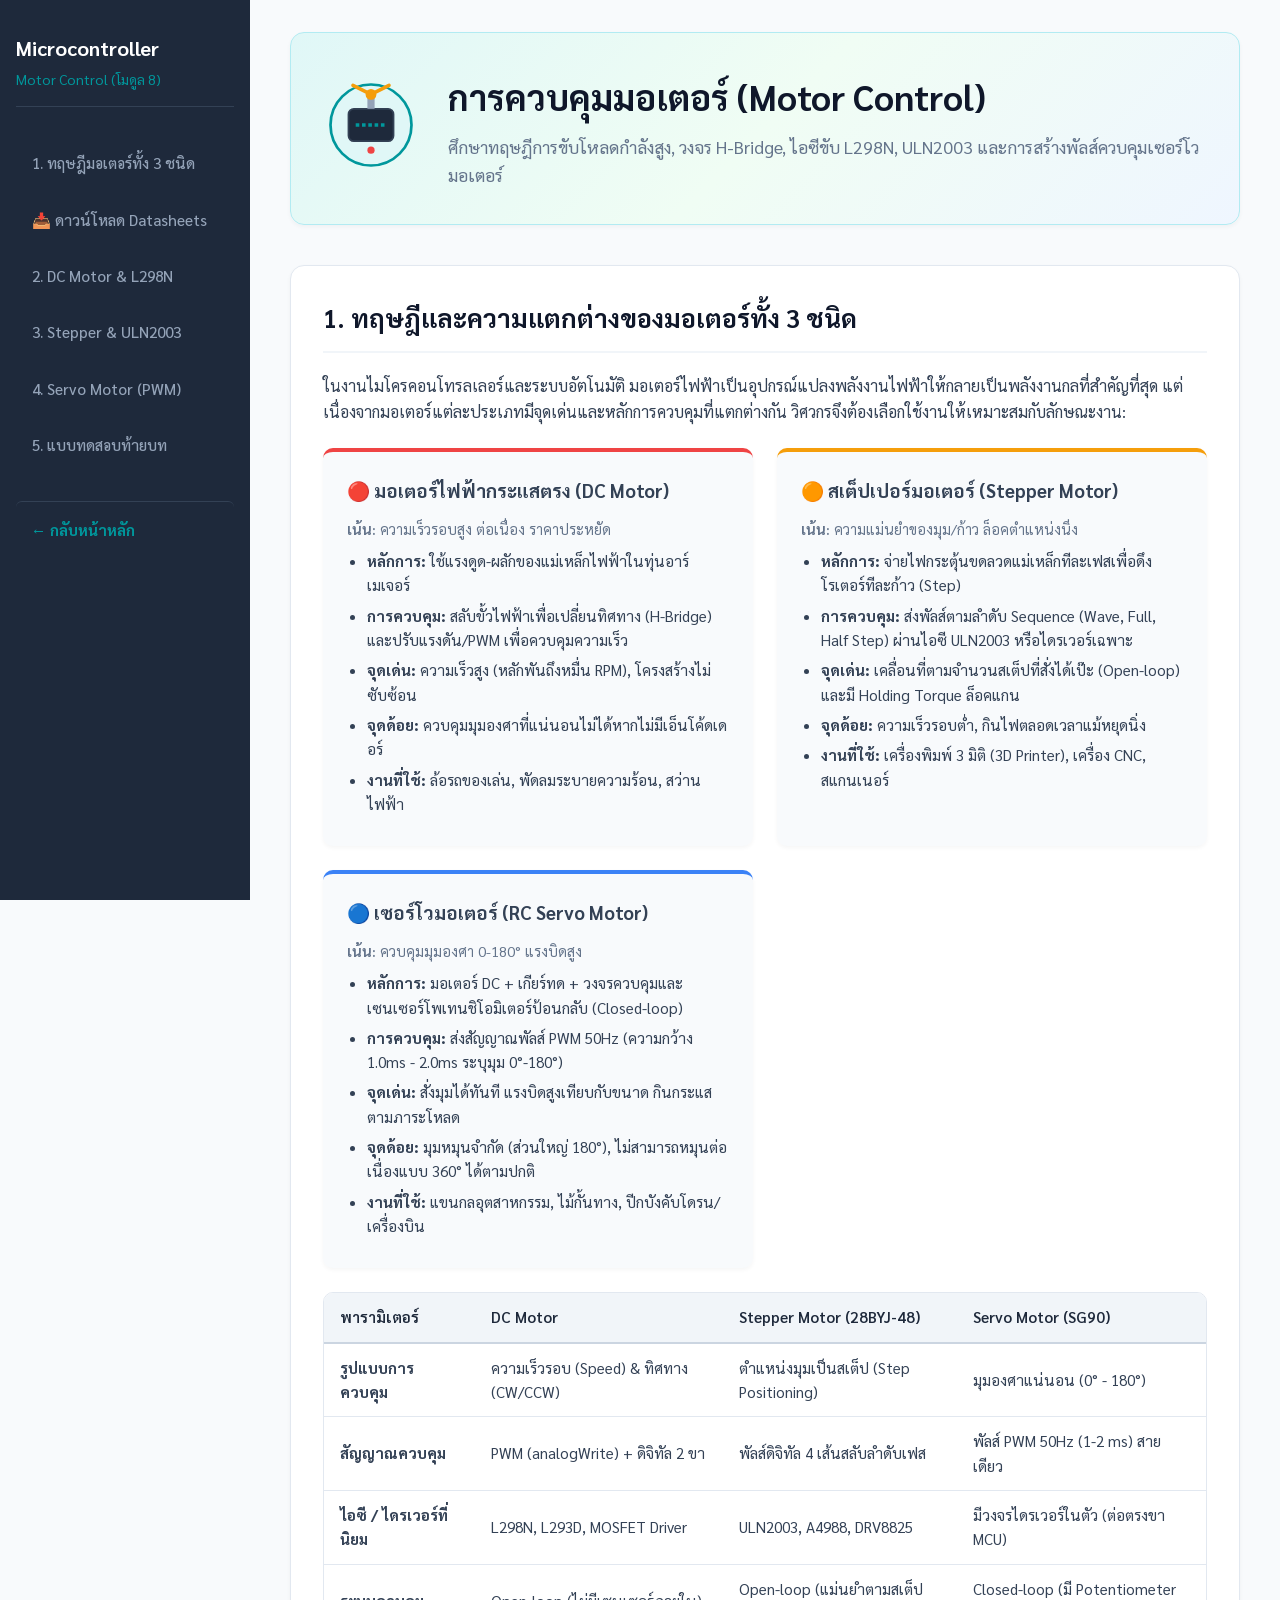
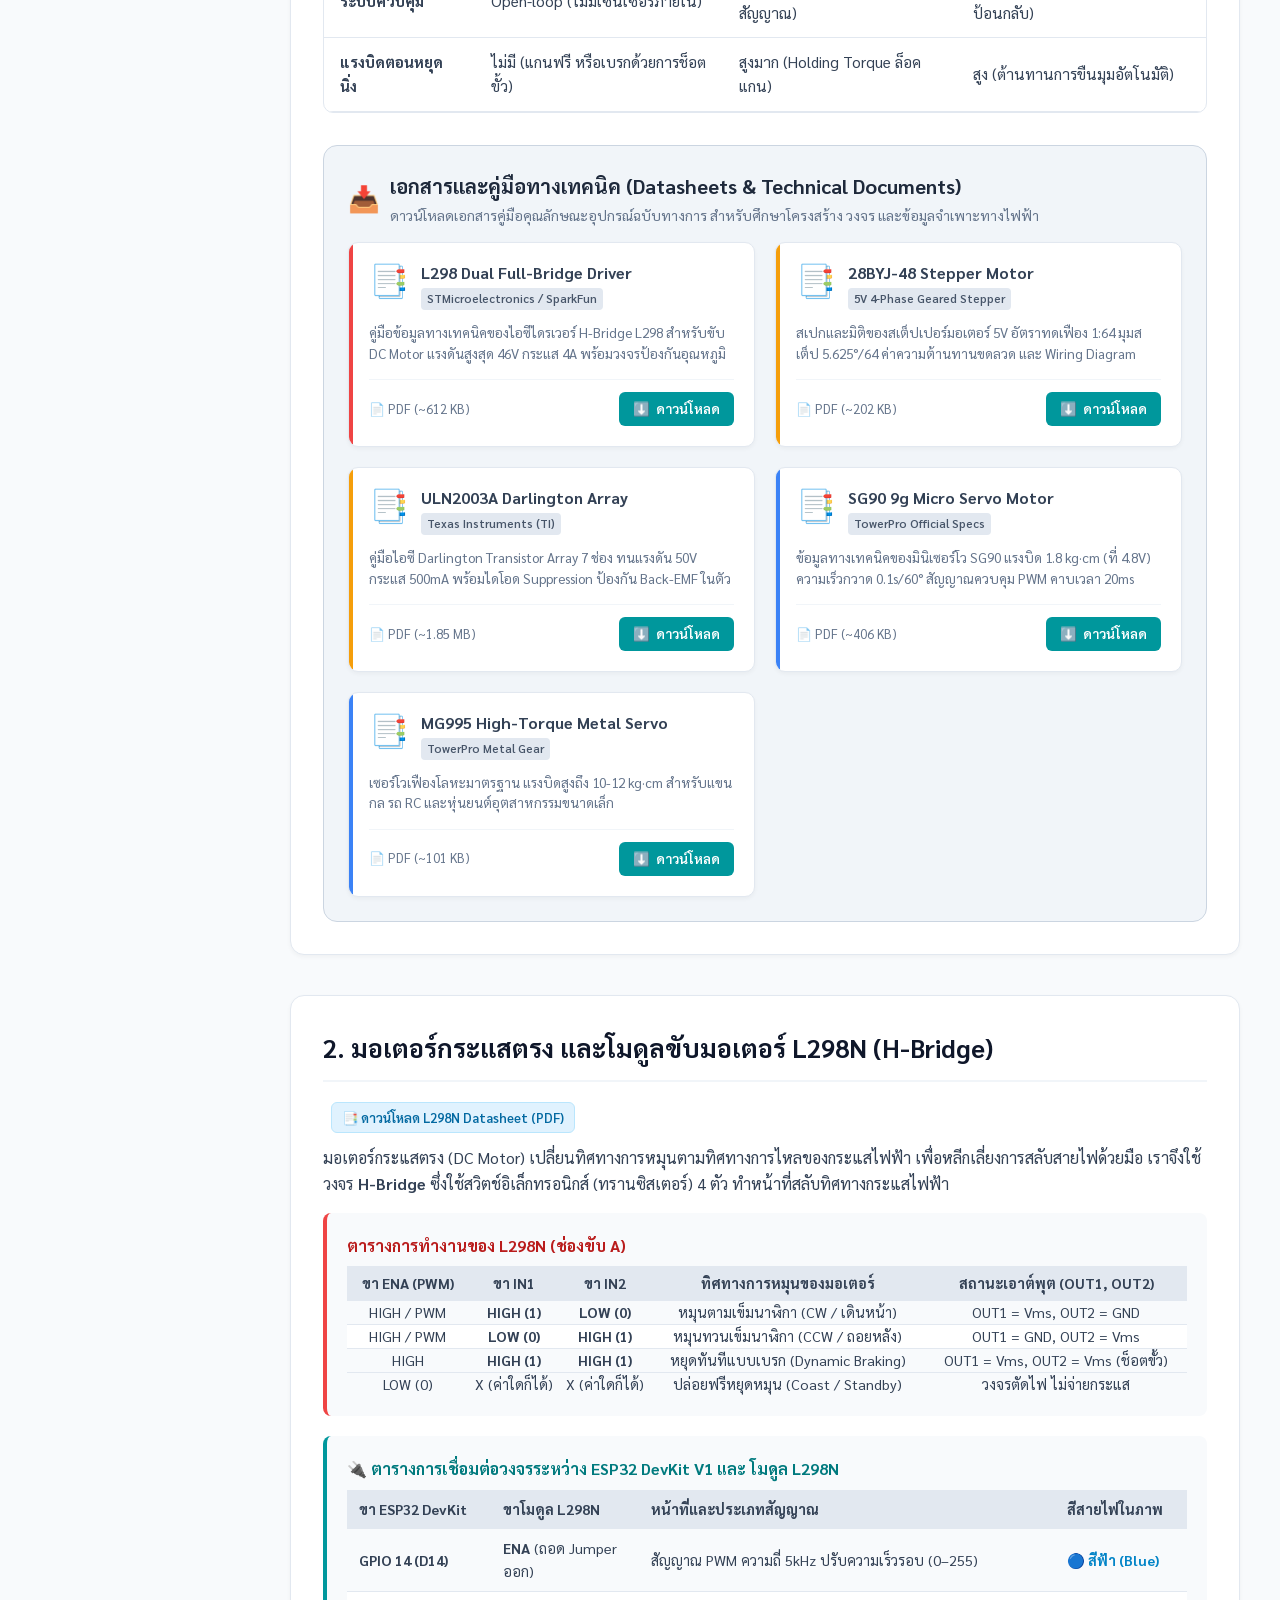
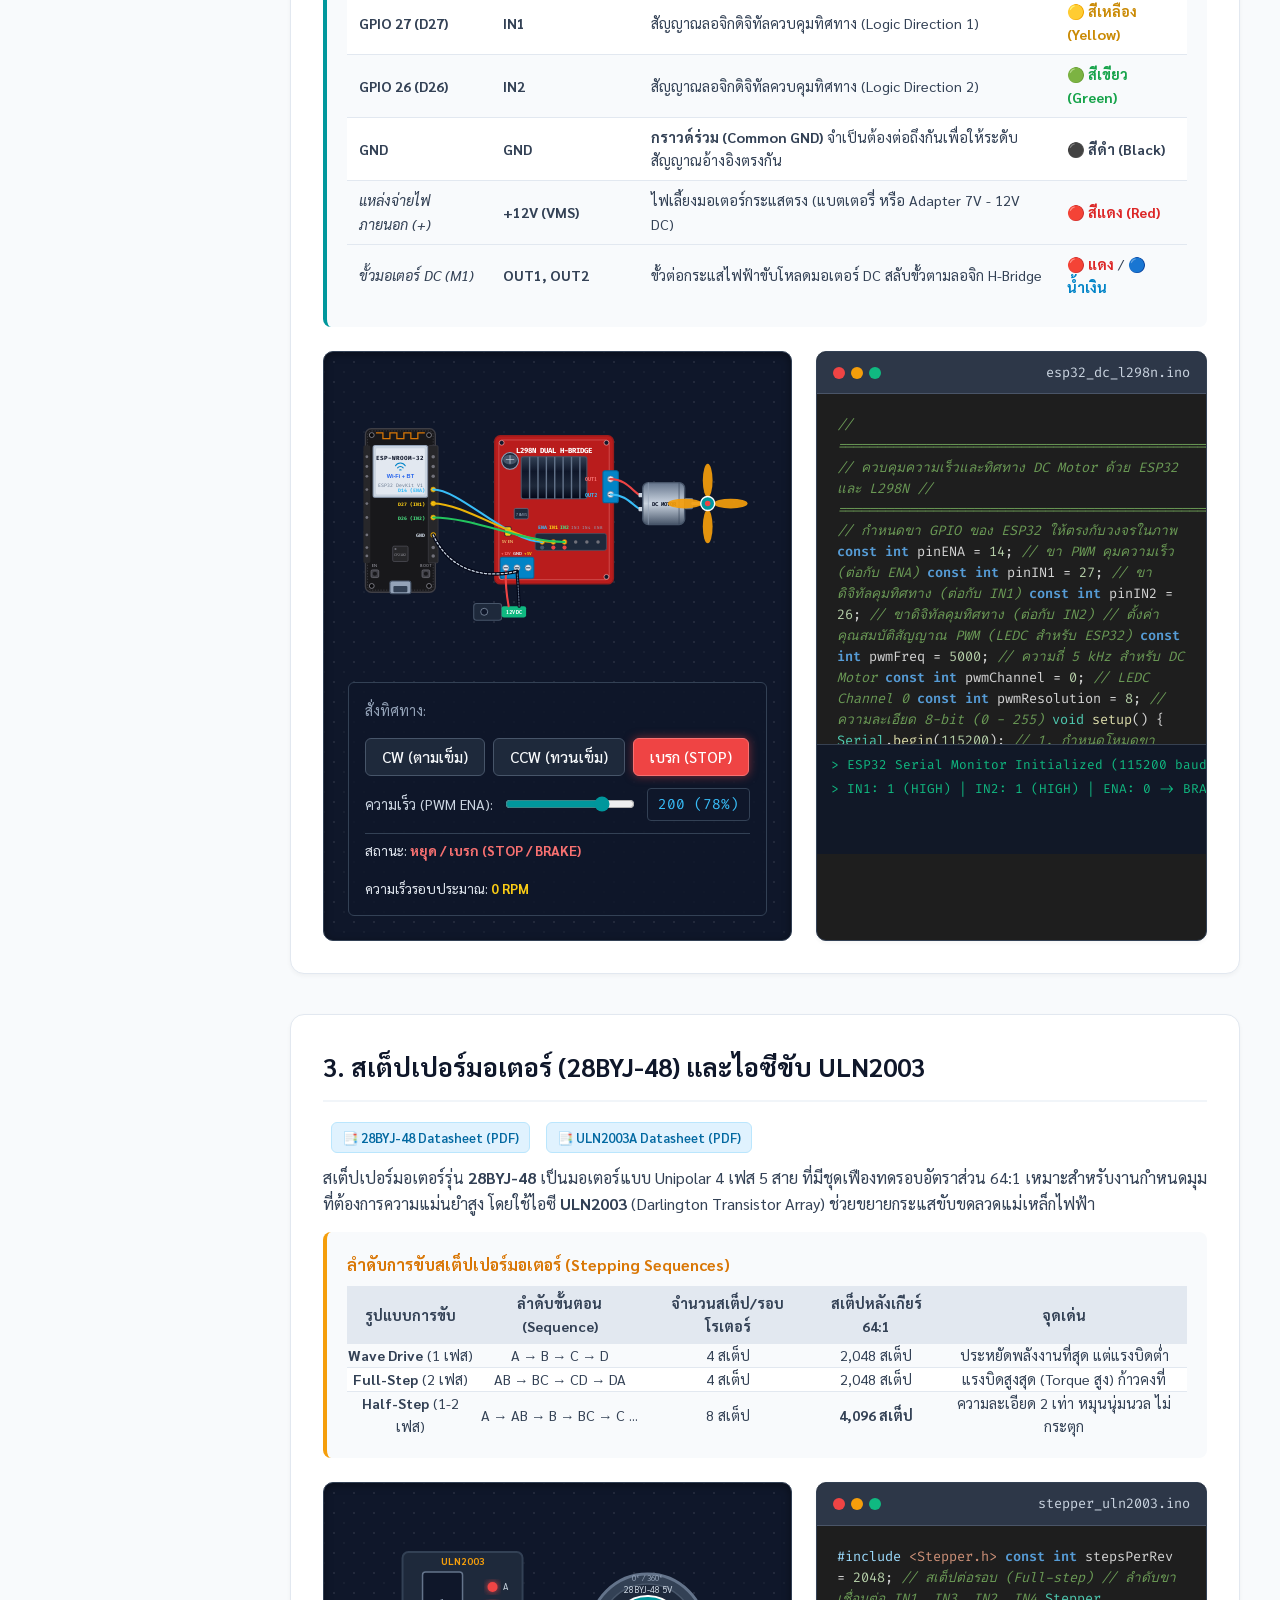
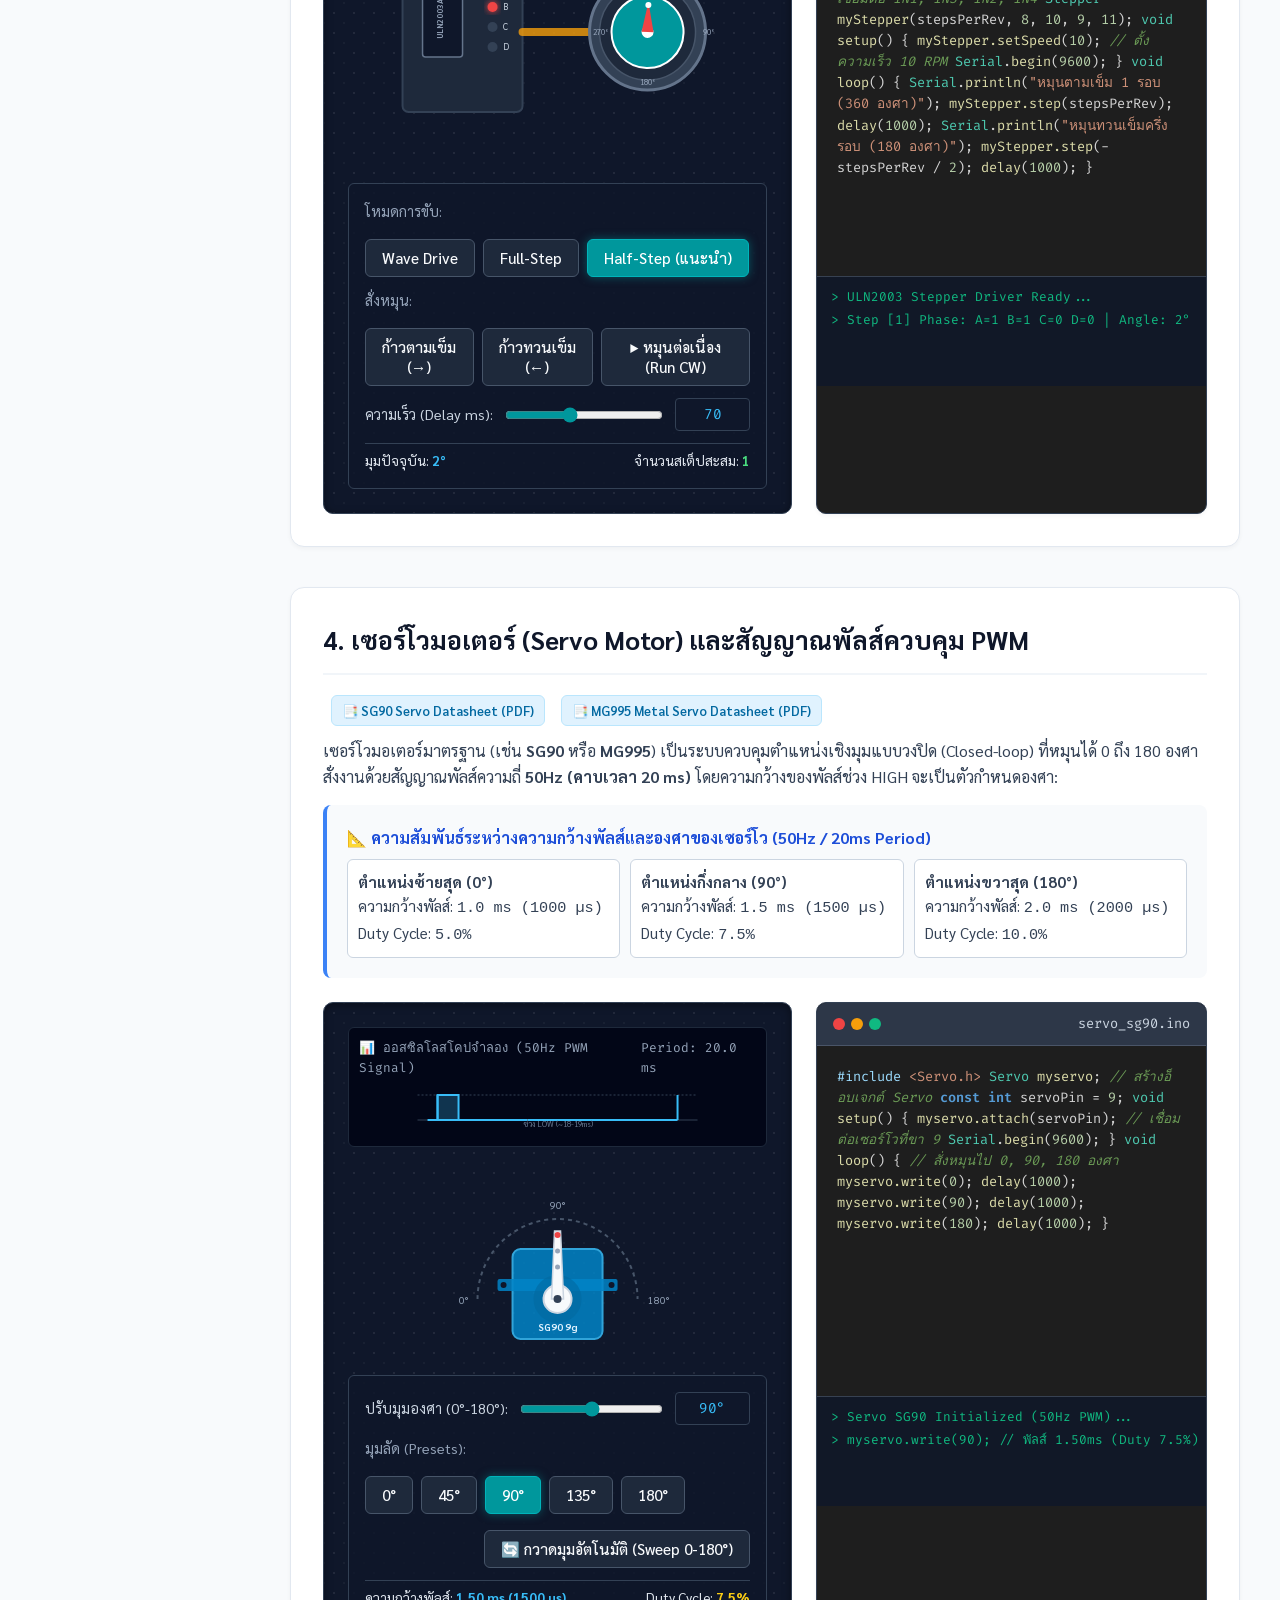
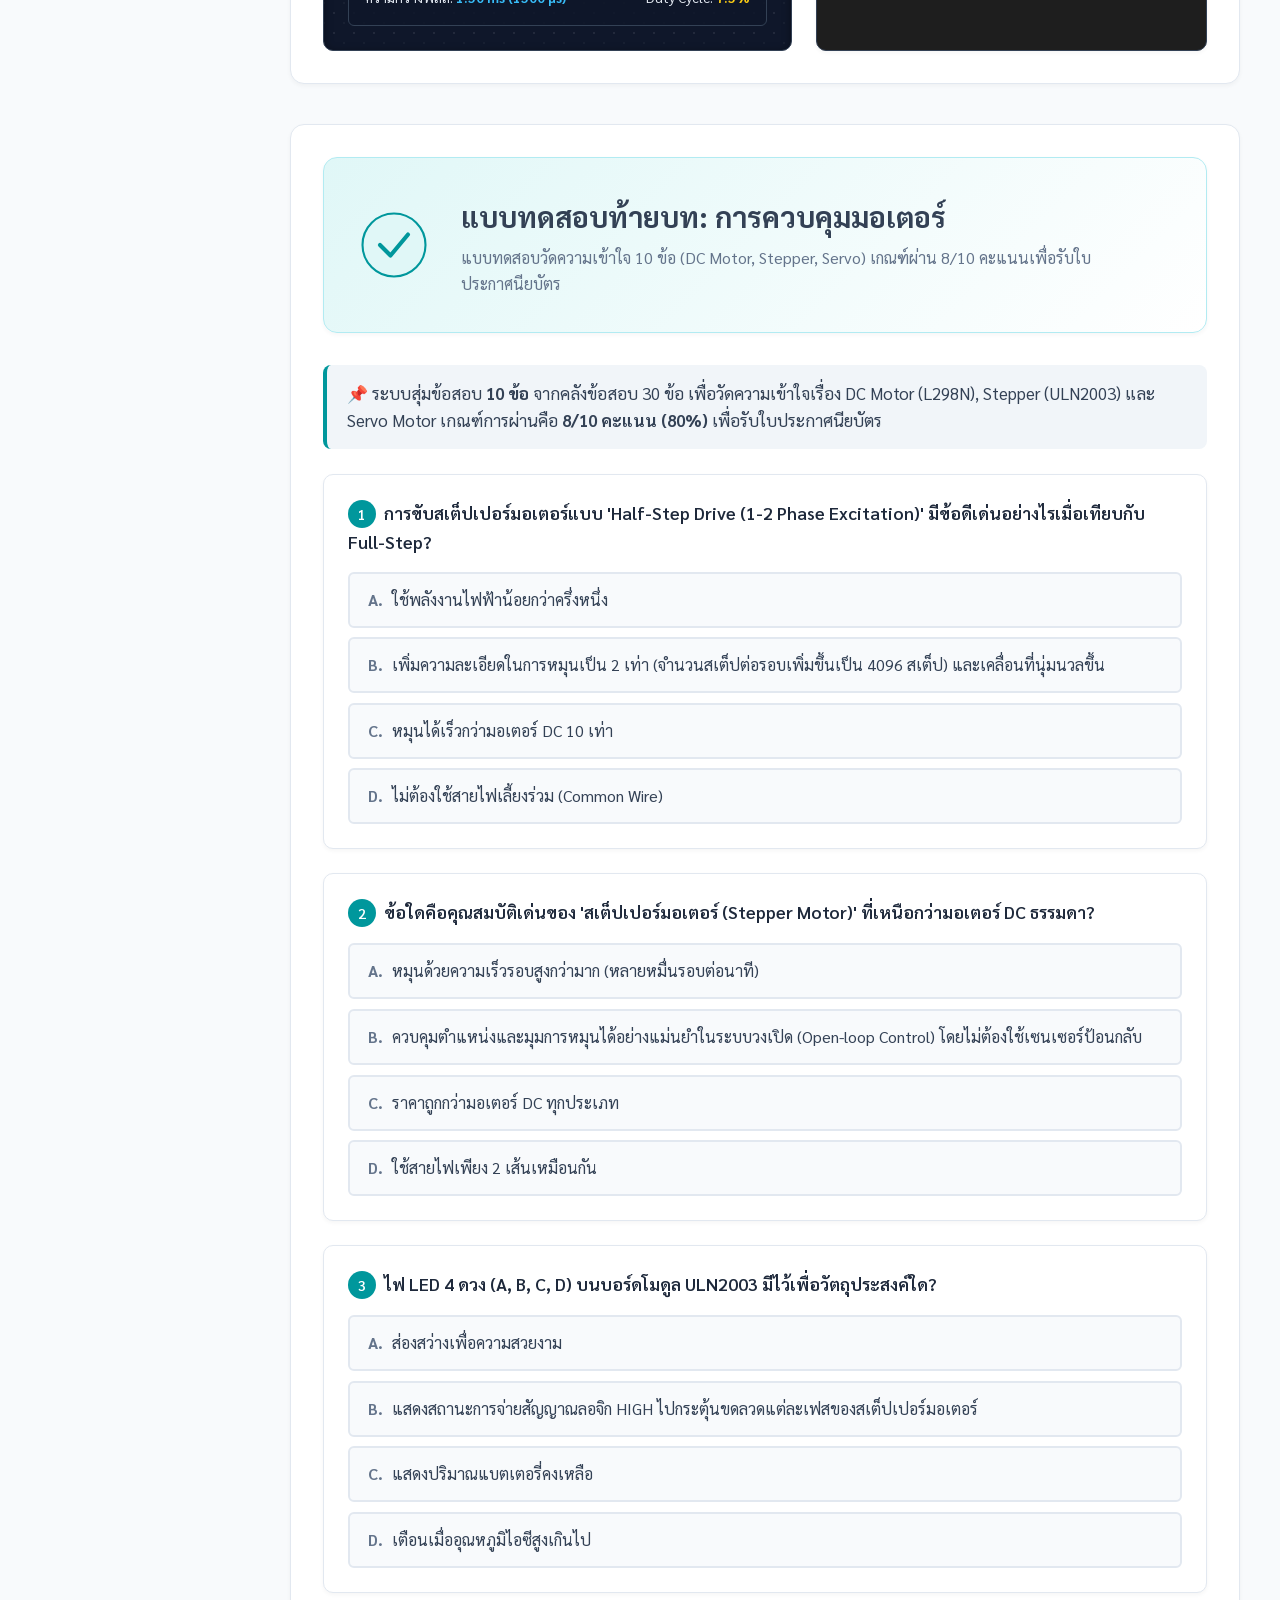
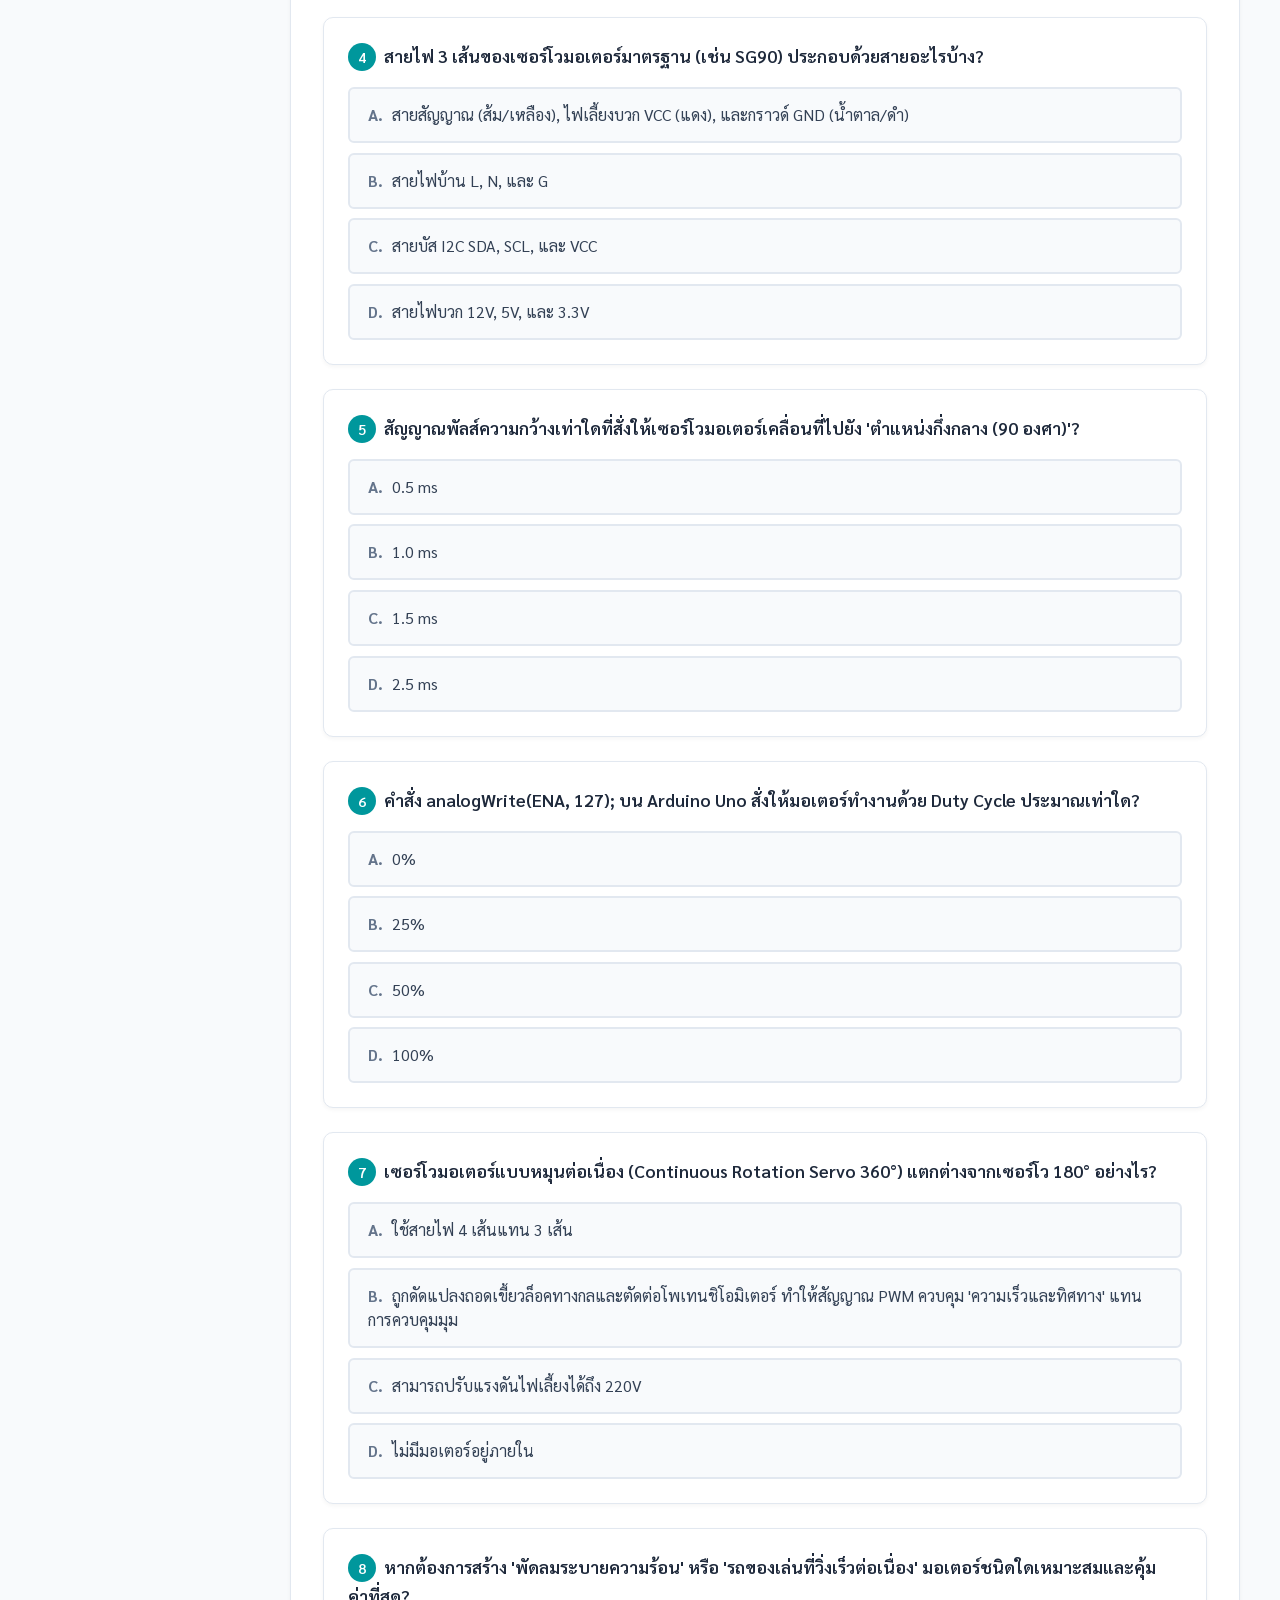
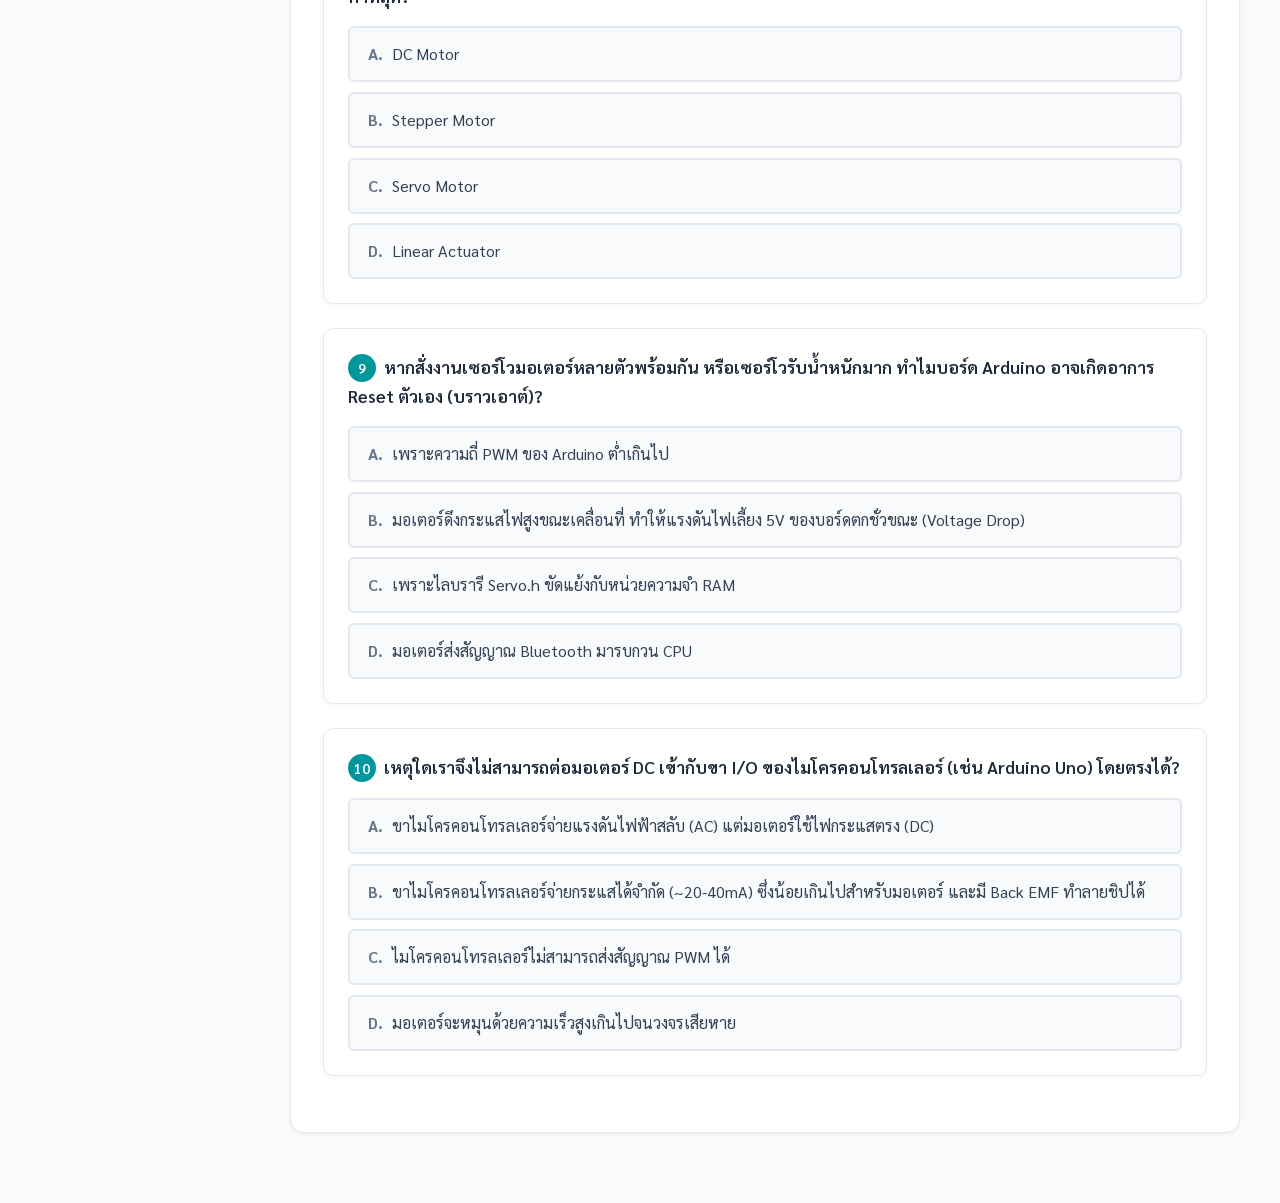
<file: Motors/index.html>
<!DOCTYPE html>
<html lang="th">
<head>
    <meta charset="UTF-8">
    <meta name="viewport" content="width=device-width, initial-scale=1.0">
    <title>การควบคุมมอเตอร์ (DC, Stepper & Servo Motors) - Microcontroller Learning</title>
    <!-- Google Fonts -->
    <link rel="preconnect" href="https://fonts.googleapis.com">
    <link rel="preconnect" href="https://fonts.gstatic.com" crossorigin>
    <link href="https://fonts.googleapis.com/css2?family=Fira+Code:wght@400;500&family=Sarabun:wght@300;400;500;600;700&display=swap" rel="stylesheet">
    <!-- Local CSS -->
    <link rel="stylesheet" href="styles.css">
</head>
<body>
    <div class="app-container">
        <!-- Sidebar Navigation -->
        <aside class="sidebar">
            <div class="sidebar-header">
                <h2>Microcontroller</h2>
                <p>Motor Control (โมดูล 8)</p>
            </div>
            <nav class="sidebar-nav">
                <a href="#intro" class="nav-link active">1. ทฤษฎีมอเตอร์ทั้ง 3 ชนิด</a>
                <a href="#datasheets" class="nav-link">📥 ดาวน์โหลด Datasheets</a>
                <a href="#dcmotor" class="nav-link">2. DC Motor & L298N</a>
                <a href="#stepper" class="nav-link">3. Stepper & ULN2003</a>
                <a href="#servo" class="nav-link">4. Servo Motor (PWM)</a>
                <a href="#quiz" class="nav-link">5. แบบทดสอบท้ายบท</a>
                <a href="../index.html" class="nav-link" style="margin-top: 1.5rem; color: #00979C; font-weight: bold; border-top: 1px solid #334155; padding-top: 1rem;">← กลับหน้าหลัก</a>
            </nav>
        </aside>

        <!-- Main Content -->
        <main class="main-content">
            <!-- Hero Banner -->
            <div class="page-hero">
                <div class="page-hero-icon">
                    <svg width="90" height="90" viewBox="0 0 100 100">
                        <circle cx="50" cy="50" r="45" fill="#e0f7f7" stroke="#00979C" stroke-width="3"/>
                        <!-- Motor Body -->
                        <rect x="25" y="32" width="50" height="36" rx="6" fill="#1e293b" stroke="#334155" stroke-width="2"/>
                        <!-- Shaft -->
                        <rect x="46" y="16" width="8" height="16" fill="#94a3b8"/>
                        <!-- Propeller / Gears -->
                        <circle cx="50" cy="16" r="6" fill="#f59e0b"/>
                        <path d="M 50 16 L 30 6 M 50 16 L 70 6" stroke="#f59e0b" stroke-width="4" stroke-linecap="round"/>
                        <!-- Coils Indicator -->
                        <line x1="33" y1="50" x2="67" y2="50" stroke="#00979C" stroke-width="4" stroke-dasharray="4,3"/>
                        <circle cx="50" cy="78" r="4" fill="#ef4444"/>
                    </svg>
                </div>
                <div class="page-hero-text">
                    <h1>การควบคุมมอเตอร์ (Motor Control)</h1>
                    <p>ศึกษาทฤษฎีการขับโหลดกำลังสูง, วงจร H-Bridge, ไอซีขับ L298N, ULN2003 และการสร้างพัลส์ควบคุมเซอร์โวมอเตอร์</p>
                </div>
            </div>

            <!-- ============================================================
                 SECTION 1: ทฤษฎีเปรียบเทียบมอเตอร์ทั้ง 3 ชนิด
                 ============================================================ -->
            <section id="intro" class="section-card">
                <h2 class="section-title">1. ทฤษฎีและความแตกต่างของมอเตอร์ทั้ง 3 ชนิด</h2>
                <p>ในงานไมโครคอนโทรลเลอร์และระบบอัตโนมัติ มอเตอร์ไฟฟ้าเป็นอุปกรณ์แปลงพลังงานไฟฟ้าให้กลายเป็นพลังงานกลที่สำคัญที่สุด แต่เนื่องจากมอเตอร์แต่ละประเภทมีจุดเด่นและหลักการควบคุมที่แตกต่างกัน วิศวกรจึงต้องเลือกใช้งานให้เหมาะสมกับลักษณะงาน:</p>

                <div class="compare-grid">
                    <!-- DC Motor Card -->
                    <div class="compare-card dc">
                        <h3>🔴 มอเตอร์ไฟฟ้ากระแสตรง (DC Motor)</h3>
                        <p style="font-size: 0.9rem; color: var(--text-muted); margin-bottom: 8px;"><strong>เน้น:</strong> ความเร็วรอบสูง ต่อเนื่อง ราคาประหยัด</p>
                        <ul>
                            <li><strong>หลักการ:</strong> ใช้แรงดูด-ผลักของแม่เหล็กไฟฟ้าในทุ่นอาร์เมเจอร์</li>
                            <li><strong>การควบคุม:</strong> สลับขั้วไฟฟ้าเพื่อเปลี่ยนทิศทาง (H-Bridge) และปรับแรงดัน/PWM เพื่อควบคุมความเร็ว</li>
                            <li><strong>จุดเด่น:</strong> ความเร็วสูง (หลักพันถึงหมื่น RPM), โครงสร้างไม่ซับซ้อน</li>
                            <li><strong>จุดด้อย:</strong> ควบคุมมุมองศาที่แน่นอนไม่ได้หากไม่มีเอ็นโค้ดเดอร์</li>
                            <li><strong>งานที่ใช้:</strong> ล้อรถของเล่น, พัดลมระบายความร้อน, สว่านไฟฟ้า</li>
                        </ul>
                    </div>

                    <!-- Stepper Motor Card -->
                    <div class="compare-card stepper">
                        <h3>🟠 สเต็ปเปอร์มอเตอร์ (Stepper Motor)</h3>
                        <p style="font-size: 0.9rem; color: var(--text-muted); margin-bottom: 8px;"><strong>เน้น:</strong> ความแม่นยำของมุม/ก้าว ล็อคตำแหน่งนิ่ง</p>
                        <ul>
                            <li><strong>หลักการ:</strong> จ่ายไฟกระตุ้นขดลวดแม่เหล็กทีละเฟสเพื่อดึงโรเตอร์ทีละก้าว (Step)</li>
                            <li><strong>การควบคุม:</strong> ส่งพัลส์ตามลำดับ Sequence (Wave, Full, Half Step) ผ่านไอซี ULN2003 หรือไดรเวอร์เฉพาะ</li>
                            <li><strong>จุดเด่น:</strong> เคลื่อนที่ตามจำนวนสเต็ปที่สั่งได้เป๊ะ (Open-loop) และมี Holding Torque ล็อคแกน</li>
                            <li><strong>จุดด้อย:</strong> ความเร็วรอบต่ำ, กินไฟตลอดเวลาแม้หยุดนิ่ง</li>
                            <li><strong>งานที่ใช้:</strong> เครื่องพิมพ์ 3 มิติ (3D Printer), เครื่อง CNC, สแกนเนอร์</li>
                        </ul>
                    </div>

                    <!-- Servo Motor Card -->
                    <div class="compare-card servo">
                        <h3>🔵 เซอร์โวมอเตอร์ (RC Servo Motor)</h3>
                        <p style="font-size: 0.9rem; color: var(--text-muted); margin-bottom: 8px;"><strong>เน้น:</strong> ควบคุมมุมองศา 0-180° แรงบิดสูง</p>
                        <ul>
                            <li><strong>หลักการ:</strong> มอเตอร์ DC + เกียร์ทด + วงจรควบคุมและเซนเซอร์โพเทนชิโอมิเตอร์ป้อนกลับ (Closed-loop)</li>
                            <li><strong>การควบคุม:</strong> ส่งสัญญาณพัลส์ PWM 50Hz (ความกว้าง 1.0ms - 2.0ms ระบุมุม 0°-180°)</li>
                            <li><strong>จุดเด่น:</strong> สั่งมุมได้ทันที แรงบิดสูงเทียบกับขนาด กินกระแสตามภาระโหลด</li>
                            <li><strong>จุดด้อย:</strong> มุมหมุนจำกัด (ส่วนใหญ่ 180°), ไม่สามารถหมุนต่อเนื่องแบบ 360° ได้ตามปกติ</li>
                            <li><strong>งานที่ใช้:</strong> แขนกลอุตสาหกรรม, ไม้กั้นทาง, ปีกบังคับโดรน/เครื่องบิน</li>
                        </ul>
                    </div>
                </div>

                <!-- Comparison Table -->
                <div class="data-table-wrapper">
                    <table class="data-table">
                        <thead>
                            <tr>
                                <th>พารามิเตอร์</th>
                                <th>DC Motor</th>
                                <th>Stepper Motor (28BYJ-48)</th>
                                <th>Servo Motor (SG90)</th>
                            </tr>
                        </thead>
                        <tbody>
                            <tr>
                                <td><strong>รูปแบบการควบคุม</strong></td>
                                <td>ความเร็วรอบ (Speed) & ทิศทาง (CW/CCW)</td>
                                <td>ตำแหน่งมุมเป็นสเต็ป (Step Positioning)</td>
                                <td>มุมองศาแน่นอน (0° - 180°)</td>
                            </tr>
                            <tr>
                                <td><strong>สัญญาณควบคุม</strong></td>
                                <td>PWM (analogWrite) + ดิจิทัล 2 ขา</td>
                                <td>พัลส์ดิจิทัล 4 เส้นสลับลำดับเฟส</td>
                                <td>พัลส์ PWM 50Hz (1-2 ms) สายเดียว</td>
                            </tr>
                            <tr>
                                <td><strong>ไอซี / ไดรเวอร์ที่นิยม</strong></td>
                                <td>L298N, L293D, MOSFET Driver</td>
                                <td>ULN2003, A4988, DRV8825</td>
                                <td>มีวงจรไดรเวอร์ในตัว (ต่อตรงขา MCU)</td>
                            </tr>
                            <tr>
                                <td><strong>ระบบควบคุม</strong></td>
                                <td>Open-loop (ไม่มีเซนเซอร์ภายใน)</td>
                                <td>Open-loop (แม่นยำตามสเต็ปสัญญาณ)</td>
                                <td>Closed-loop (มี Potentiometer ป้อนกลับ)</td>
                            </tr>
                            <tr>
                                <td><strong>แรงบิดตอนหยุดนิ่ง</strong></td>
                                <td>ไม่มี (แกนฟรี หรือเบรกด้วยการช็อตขั้ว)</td>
                                <td>สูงมาก (Holding Torque ล็อคแกน)</td>
                                <td>สูง (ต้านทานการขืนมุมอัตโนมัติ)</td>
                            </tr>
                        </tbody>
                    </table>
                </div>

                <!-- Technical Datasheets Download Center -->
                <div id="datasheets" class="datasheets-box">
                    <div class="datasheets-box-header">
                        <span style="font-size: 1.6rem;">📥</span>
                        <div>
                            <h3 style="margin: 0; color: #1e293b;">เอกสารและคู่มือทางเทคนิค (Datasheets & Technical Documents)</h3>
                            <p style="font-size: 0.88rem; color: #64748b; margin-top: 2px;">ดาวน์โหลดเอกสารคู่มือคุณลักษณะอุปกรณ์ฉบับทางการ สำหรับศึกษาโครงสร้าง วงจร และข้อมูลจำเพาะทางไฟฟ้า</p>
                        </div>
                    </div>

                    <div class="datasheets-grid">
                        <!-- L298N Datasheet Card -->
                        <div class="datasheet-card dc">
                            <div>
                                <div class="datasheet-card-top">
                                    <div class="datasheet-icon">📑</div>
                                    <div>
                                        <div class="datasheet-title">L298 Dual Full-Bridge Driver</div>
                                        <span class="datasheet-tag">STMicroelectronics / SparkFun</span>
                                    </div>
                                </div>
                                <p class="datasheet-desc">คู่มือข้อมูลทางเทคนิคของไอซีไดรเวอร์ H-Bridge L298 สำหรับขับ DC Motor แรงดันสูงสุด 46V กระแส 4A พร้อมวงจรป้องกันอุณหภูมิ</p>
                            </div>
                            <div class="datasheet-meta">
                                <span>📄 PDF (~612 KB)</span>
                                <a href="datasheets/L298_Dual_H_Bridge_Datasheet.pdf" download class="datasheet-btn">
                                    <span>⬇️</span> ดาวน์โหลด
                                </a>
                            </div>
                        </div>

                        <!-- 28BYJ-48 Stepper Datasheet Card -->
                        <div class="datasheet-card stepper">
                            <div>
                                <div class="datasheet-card-top">
                                    <div class="datasheet-icon">📑</div>
                                    <div>
                                        <div class="datasheet-title">28BYJ-48 Stepper Motor</div>
                                        <span class="datasheet-tag">5V 4-Phase Geared Stepper</span>
                                    </div>
                                </div>
                                <p class="datasheet-desc">สเปกและมิติของสเต็ปเปอร์มอเตอร์ 5V อัตราทดเฟือง 1:64 มุมสเต็ป 5.625°/64 ค่าความต้านทานขดลวด และ Wiring Diagram</p>
                            </div>
                            <div class="datasheet-meta">
                                <span>📄 PDF (~202 KB)</span>
                                <a href="datasheets/28BYJ_48_Stepper_Motor_Datasheet.pdf" download class="datasheet-btn">
                                    <span>⬇️</span> ดาวน์โหลด
                                </a>
                            </div>
                        </div>

                        <!-- ULN2003A Datasheet Card -->
                        <div class="datasheet-card stepper">
                            <div>
                                <div class="datasheet-card-top">
                                    <div class="datasheet-icon">📑</div>
                                    <div>
                                        <div class="datasheet-title">ULN2003A Darlington Array</div>
                                        <span class="datasheet-tag">Texas Instruments (TI)</span>
                                    </div>
                                </div>
                                <p class="datasheet-desc">คู่มือไอซี Darlington Transistor Array 7 ช่อง ทนแรงดัน 50V กระแส 500mA พร้อมไดโอด Suppression ป้องกัน Back-EMF ในตัว</p>
                            </div>
                            <div class="datasheet-meta">
                                <span>📄 PDF (~1.85 MB)</span>
                                <a href="datasheets/ULN2003A_Darlington_Array_Datasheet.pdf" download class="datasheet-btn">
                                    <span>⬇️</span> ดาวน์โหลด
                                </a>
                            </div>
                        </div>

                        <!-- SG90 Micro Servo Card -->
                        <div class="datasheet-card servo">
                            <div>
                                <div class="datasheet-card-top">
                                    <div class="datasheet-icon">📑</div>
                                    <div>
                                        <div class="datasheet-title">SG90 9g Micro Servo Motor</div>
                                        <span class="datasheet-tag">TowerPro Official Specs</span>
                                    </div>
                                </div>
                                <p class="datasheet-desc">ข้อมูลทางเทคนิคของมินิเซอร์โว SG90 แรงบิด 1.8 kg·cm (ที่ 4.8V) ความเร็วกวาด 0.1s/60° สัญญาณควบคุม PWM คาบเวลา 20ms</p>
                            </div>
                            <div class="datasheet-meta">
                                <span>📄 PDF (~406 KB)</span>
                                <a href="datasheets/SG90_Micro_Servo_Datasheet.pdf" download class="datasheet-btn">
                                    <span>⬇️</span> ดาวน์โหลด
                                </a>
                            </div>
                        </div>

                        <!-- MG995 High Torque Servo Card -->
                        <div class="datasheet-card servo">
                            <div>
                                <div class="datasheet-card-top">
                                    <div class="datasheet-icon">📑</div>
                                    <div>
                                        <div class="datasheet-title">MG995 High-Torque Metal Servo</div>
                                        <span class="datasheet-tag">TowerPro Metal Gear</span>
                                    </div>
                                </div>
                                <p class="datasheet-desc">เซอร์โวเฟืองโลหะมาตรฐาน แรงบิดสูงถึง 10-12 kg·cm สำหรับแขนกล รถ RC และหุ่นยนต์อุตสาหกรรมขนาดเล็ก</p>
                            </div>
                            <div class="datasheet-meta">
                                <span>📄 PDF (~101 KB)</span>
                                <a href="datasheets/MG995_High_Torque_Servo_Datasheet.pdf" download class="datasheet-btn">
                                    <span>⬇️</span> ดาวน์โหลด
                                </a>
                            </div>
                        </div>
                    </div>
                </div>
            </section>

            <!-- ============================================================
                 SECTION 2: DC Motor & L298N
                 ============================================================ -->
            <section id="dcmotor" class="section-card">
                <h2 class="section-title">2. มอเตอร์กระแสตรง และโมดูลขับมอเตอร์ L298N (H-Bridge)</h2>
                <div style="display: flex; flex-wrap: wrap; gap: 8px; margin-bottom: 12px;">
                    <a href="datasheets/L298_Dual_H_Bridge_Datasheet.pdf" download class="inline-datasheet-badge">📑 ดาวน์โหลด L298N Datasheet (PDF)</a>
                </div>
                <p>มอเตอร์กระแสตรง (DC Motor) เปลี่ยนทิศทางการหมุนตามทิศทางการไหลของกระแสไฟฟ้า เพื่อหลีกเลี่ยงการสลับสายไฟด้วยมือ เราจึงใช้วงจร <strong>H-Bridge</strong> ซึ่งใช้สวิตช์อิเล็กทรอนิกส์ (ทรานซิสเตอร์) 4 ตัว ทำหน้าที่สลับทิศทางกระแสไฟฟ้า</p>

                <!-- Theory Box: L298N Truth Table -->
                <div style="background: #f8fafc; padding: 1.25rem; border-radius: 8px; border-left: 4px solid #ef4444; margin: 1rem 0;">
                    <h4 style="color: #b91c1c; margin-bottom: 8px;">ตารางการทำงานของ L298N (ช่องขับ A)</h4>
                    <div style="overflow-x:auto;">
                        <table style="width:100%; border-collapse: collapse; font-size: 0.9rem; text-align: center;">
                            <tr style="background: #e2e8f0; font-weight: bold;">
                                <td style="padding: 6px;">ขา ENA (PWM)</td>
                                <td style="padding: 6px;">ขา IN1</td>
                                <td style="padding: 6px;">ขา IN2</td>
                                <td style="padding: 6px;">ทิศทางการหมุนของมอเตอร์</td>
                                <td style="padding: 6px;">สถานะเอาต์พุต (OUT1, OUT2)</td>
                            </tr>
                            <tr style="border-bottom: 1px solid #e2e8f0;">
                                <td>HIGH / PWM</td>
                                <td><strong>HIGH (1)</strong></td>
                                <td><strong>LOW (0)</strong></td>
                                <td>หมุนตามเข็มนาฬิกา (CW / เดินหน้า)</td>
                                <td>OUT1 = Vms, OUT2 = GND</td>
                            </tr>
                            <tr style="border-bottom: 1px solid #e2e8f0; background: #fff;">
                                <td>HIGH / PWM</td>
                                <td><strong>LOW (0)</strong></td>
                                <td><strong>HIGH (1)</strong></td>
                                <td>หมุนทวนเข็มนาฬิกา (CCW / ถอยหลัง)</td>
                                <td>OUT1 = GND, OUT2 = Vms</td>
                            </tr>
                            <tr style="border-bottom: 1px solid #e2e8f0;">
                                <td>HIGH</td>
                                <td><strong>HIGH (1)</strong></td>
                                <td><strong>HIGH (1)</strong></td>
                                <td>หยุดทันทีแบบเบรก (Dynamic Braking)</td>
                                <td>OUT1 = Vms, OUT2 = Vms (ช็อตขั้ว)</td>
                            </tr>
                            <tr>
                                <td>LOW (0)</td>
                                <td>X (ค่าใดก็ได้)</td>
                                <td>X (ค่าใดก็ได้)</td>
                                <td>ปล่อยฟรีหยุดหมุน (Coast / Standby)</td>
                                <td>วงจรตัดไฟ ไม่จ่ายกระแส</td>
                            </tr>
                        </table>
                    </div>
                </div>

                <!-- ESP32 to L298N Wiring Reference Table -->
                <div style="background: #f8fafc; padding: 1.25rem; border-radius: 8px; border-left: 4px solid #00979C; margin: 1.25rem 0;">
                    <h4 style="color: #007a7e; margin-bottom: 8px;">🔌 ตารางการเชื่อมต่อวงจรระหว่าง ESP32 DevKit V1 และ โมดูล L298N</h4>
                    <div style="overflow-x:auto;">
                        <table style="width:100%; border-collapse: collapse; font-size: 0.9rem; text-align: left;">
                            <tr style="background: #e2e8f0; font-weight: bold;">
                                <th style="padding: 8px 12px;">ขา ESP32 DevKit</th>
                                <th style="padding: 8px 12px;">ขาโมดูล L298N</th>
                                <th style="padding: 8px 12px;">หน้าที่และประเภทสัญญาณ</th>
                                <th style="padding: 8px 12px;">สีสายไฟในภาพ</th>
                            </tr>
                            <tr style="border-bottom: 1px solid #e2e8f0;">
                                <td style="padding: 8px 12px;"><strong>GPIO 14 (D14)</strong></td>
                                <td style="padding: 8px 12px;"><strong>ENA</strong> (ถอด Jumper ออก)</td>
                                <td style="padding: 8px 12px;">สัญญาณ PWM ความถี่ 5kHz ปรับความเร็วรอบ (0–255)</td>
                                <td style="padding: 8px 12px;"><span style="color:#0284c7; font-weight:bold;">🔵 สีฟ้า (Blue)</span></td>
                            </tr>
                            <tr style="border-bottom: 1px solid #e2e8f0; background: #fff;">
                                <td style="padding: 8px 12px;"><strong>GPIO 27 (D27)</strong></td>
                                <td style="padding: 8px 12px;"><strong>IN1</strong></td>
                                <td style="padding: 8px 12px;">สัญญาณลอจิกดิจิทัลควบคุมทิศทาง (Logic Direction 1)</td>
                                <td style="padding: 8px 12px;"><span style="color:#ca8a04; font-weight:bold;">🟡 สีเหลือง (Yellow)</span></td>
                            </tr>
                            <tr style="border-bottom: 1px solid #e2e8f0;">
                                <td style="padding: 8px 12px;"><strong>GPIO 26 (D26)</strong></td>
                                <td style="padding: 8px 12px;"><strong>IN2</strong></td>
                                <td style="padding: 8px 12px;">สัญญาณลอจิกดิจิทัลควบคุมทิศทาง (Logic Direction 2)</td>
                                <td style="padding: 8px 12px;"><span style="color:#16a34a; font-weight:bold;">🟢 สีเขียว (Green)</span></td>
                            </tr>
                            <tr style="border-bottom: 1px solid #e2e8f0; background: #fff;">
                                <td style="padding: 8px 12px;"><strong>GND</strong></td>
                                <td style="padding: 8px 12px;"><strong>GND</strong></td>
                                <td style="padding: 8px 12px;"><strong>กราวด์ร่วม (Common GND)</strong> จำเป็นต้องต่อถึงกันเพื่อให้ระดับสัญญาณอ้างอิงตรงกัน</td>
                                <td style="padding: 8px 12px;"><span style="color:#334155; font-weight:bold;">⚫ สีดำ (Black)</span></td>
                            </tr>
                            <tr style="border-bottom: 1px solid #e2e8f0;">
                                <td style="padding: 8px 12px;"><em>แหล่งจ่ายไฟภายนอก (+)</em></td>
                                <td style="padding: 8px 12px;"><strong>+12V (VMS)</strong></td>
                                <td style="padding: 8px 12px;">ไฟเลี้ยงมอเตอร์กระแสตรง (แบตเตอรี่ หรือ Adapter 7V - 12V DC)</td>
                                <td style="padding: 8px 12px;"><span style="color:#dc2626; font-weight:bold;">🔴 สีแดง (Red)</span></td>
                            </tr>
                            <tr>
                                <td style="padding: 8px 12px;"><em>ขั้วมอเตอร์ DC (M1)</em></td>
                                <td style="padding: 8px 12px;"><strong>OUT1, OUT2</strong></td>
                                <td style="padding: 8px 12px;">ขั้วต่อกระแสไฟฟ้าขับโหลดมอเตอร์ DC สลับขั้วตามลอจิก H-Bridge</td>
                                <td style="padding: 8px 12px;"><span style="color:#dc2626; font-weight:bold;">🔴 แดง</span> / <span style="color:#0284c7; font-weight:bold;">🔵 น้ำเงิน</span></td>
                            </tr>
                        </table>
                    </div>
                </div>

                <!-- Simulator Layout -->
                <div class="simulator-layout">
                    <!-- Simulator Canvas -->
                    <div class="simulator-canvas">
                        <svg id="dc-sim-svg" width="100%" height="290" viewBox="0 0 600 320">
                            <defs>
                                <filter id="glow-dc" x="-30%" y="-30%" width="160%" height="160%">
                                    <feGaussianBlur stdDeviation="3" result="blur" />
                                    <feComposite in="SourceGraphic" in2="blur" operator="over" />
                                </filter>
                                <linearGradient id="heatsink-grad" x1="0%" y1="0%" x2="0%" y2="100%">
                                    <stop offset="0%" stop-color="#334155"/>
                                    <stop offset="35%" stop-color="#0f172a"/>
                                    <stop offset="70%" stop-color="#1e293b"/>
                                    <stop offset="100%" stop-color="#020617"/>
                                </linearGradient>
                                <linearGradient id="motor-cyl" x1="0%" y1="0%" x2="0%" y2="100%">
                                    <stop offset="0%" stop-color="#64748b"/>
                                    <stop offset="50%" stop-color="#cbd5e1"/>
                                    <stop offset="100%" stop-color="#475569"/>
                                </linearGradient>
                            </defs>

                            <!-- 1. ESP32 DevKit V1 (Left Side: x=25, y=28) -->
                            <g id="esp32-board">
                                <!-- Main Black PCB Body -->
                                <rect x="25" y="28" width="100" height="234" rx="8" fill="#18181b" stroke="#3f3f46" stroke-width="2"/>
                                <rect x="28" y="31" width="94" height="228" rx="6" fill="none" stroke="#52525b" stroke-width="0.8" stroke-dasharray="2,2"/>
                                
                                <!-- Mounting Holes -->
                                <circle cx="34" cy="37" r="3.5" fill="#09090b" stroke="#a1a1aa" stroke-width="1"/>
                                <circle cx="116" cy="37" r="3.5" fill="#09090b" stroke="#a1a1aa" stroke-width="1"/>
                                <circle cx="34" cy="253" r="3.5" fill="#09090b" stroke="#a1a1aa" stroke-width="1"/>
                                <circle cx="116" cy="253" r="3.5" fill="#09090b" stroke="#a1a1aa" stroke-width="1"/>

                                <!-- Antenna Copper Trace (Top) -->
                                <path d="M 40 34 L 50 34 L 50 42 L 60 42 L 60 34 L 70 34 L 70 42 L 80 42 L 80 34 L 90 34 L 90 42 L 100 42 L 100 34 L 110 34" fill="none" stroke="#d97706" stroke-width="1.8"/>

                                <!-- ESP-WROOM-32 Metal RF Shield -->
                                <rect x="36" y="52" width="78" height="74" rx="3" fill="#cbd5e1" stroke="#94a3b8" stroke-width="1.5"/>
                                <rect x="40" y="56" width="70" height="66" rx="2" fill="#e2e8f0"/>
                                <text x="75" y="73" font-family="'Fira Code', monospace" font-size="8.5" font-weight="bold" fill="#0f172a" text-anchor="middle">ESP-WROOM-32</text>
                                <path d="M 68 81 A 8 8 0 0 1 82 81 M 71 84 A 5 5 0 0 1 79 84 M 74 87 A 2 2 0 0 1 76 87" fill="none" stroke="#0284c7" stroke-width="1.5" stroke-linecap="round"/>
                                <text x="75" y="99" font-family="sans-serif" font-size="8" font-weight="bold" fill="#2563eb" text-anchor="middle">Wi-Fi + BT</text>
                                <text x="75" y="112" font-family="'Fira Code', monospace" font-size="7" fill="#64748b" text-anchor="middle">ESP32 DevKit V1</text>

                                <!-- Micro USB Port (Bottom) -->
                                <rect x="60" y="246" width="30" height="18" rx="3" fill="#94a3b8" stroke="#475569" stroke-width="1.5"/>
                                <rect x="65" y="253" width="20" height="9" rx="1.5" fill="#334155"/>

                                <!-- CP2102 Chip -->
                                <rect x="64" y="196" width="22" height="22" rx="2" fill="#27272a" stroke="#52525b" stroke-width="1"/>
                                <circle cx="68" cy="200" r="1.5" fill="#71717a"/>
                                <text x="75" y="210" font-size="5" fill="#a1a1aa" text-anchor="middle" font-family="'Fira Code', monospace">CP2102</text>

                                <!-- Push Buttons EN / BOOT -->
                                <rect x="33" y="230" width="11" height="11" rx="2" fill="#3f3f46" stroke="#71717a"/>
                                <circle cx="38.5" cy="235.5" r="3" fill="#18181b"/>
                                <text x="38.5" y="226" font-size="6" fill="#a1a1aa" text-anchor="middle">EN</text>

                                <rect x="106" y="230" width="11" height="11" rx="2" fill="#3f3f46" stroke="#71717a"/>
                                <circle cx="111.5" cy="235.5" r="3" fill="#18181b"/>
                                <text x="111.5" y="226" font-size="6" fill="#a1a1aa" text-anchor="middle">BOOT</text>

                                <!-- Right Pin Header (GPIO Connection Side) -->
                                <rect x="115" y="52" width="14" height="168" rx="2" fill="#27272a" stroke="#3f3f46"/>

                                <!-- Pin D14 (ENA) -->
                                <circle cx="122" cy="115" r="3.5" fill="#facc15" stroke="#ca8a04" stroke-width="1"/>
                                <text x="110" y="118" font-family="'Fira Code', monospace" font-size="7" font-weight="bold" fill="#38bdf8" text-anchor="end">D14 (ENA)</text>

                                <!-- Pin D27 (IN1) -->
                                <circle cx="122" cy="135" r="3.5" fill="#facc15" stroke="#ca8a04" stroke-width="1"/>
                                <text x="110" y="138" font-family="'Fira Code', monospace" font-size="7" font-weight="bold" fill="#facc15" text-anchor="end">D27 (IN1)</text>

                                <!-- Pin D26 (IN2) -->
                                <circle cx="122" cy="155" r="3.5" fill="#facc15" stroke="#ca8a04" stroke-width="1"/>
                                <text x="110" y="158" font-family="'Fira Code', monospace" font-size="7" font-weight="bold" fill="#4ade80" text-anchor="end">D26 (IN2)</text>

                                <!-- Pin GND -->
                                <circle cx="122" cy="180" r="3.5" fill="#facc15" stroke="#ca8a04" stroke-width="1"/>
                                <text x="110" y="183" font-family="'Fira Code', monospace" font-size="7" font-weight="bold" fill="#cbd5e1" text-anchor="end">GND</text>

                                <!-- Other header pin holes -->
                                <circle cx="122" cy="68" r="2.5" fill="#71717a"/>
                                <circle cx="122" cy="82" r="2.5" fill="#71717a"/>
                                <circle cx="122" cy="96" r="2.5" fill="#71717a"/>
                                <circle cx="122" cy="198" r="2.5" fill="#71717a"/>
                                <circle cx="122" cy="210" r="2.5" fill="#71717a"/>

                                <!-- Left header dummy pins -->
                                <rect x="22" y="52" width="10" height="168" rx="2" fill="#27272a"/>
                                <circle cx="27" cy="68" r="2" fill="#71717a"/>
                                <circle cx="27" cy="82" r="2" fill="#71717a"/>
                                <circle cx="27" cy="96" r="2" fill="#71717a"/>
                                <circle cx="27" cy="115" r="2" fill="#71717a"/>
                                <circle cx="27" cy="135" r="2" fill="#71717a"/>
                                <circle cx="27" cy="155" r="2" fill="#71717a"/>
                                <circle cx="27" cy="180" r="2" fill="#71717a"/>
                                <circle cx="27" cy="198" r="2" fill="#71717a"/>
                                <circle cx="27" cy="210" r="2" fill="#71717a"/>
                            </g>

                            <!-- 2. L298N Dual H-Bridge Driver Module (Center: x=210, y=38) -->
                            <g id="l298n-module">
                                <!-- Main Red PCB Body -->
                                <rect x="210" y="38" width="170" height="212" rx="8" fill="#b91c1c" stroke="#991b1b" stroke-width="2"/>
                                <rect x="216" y="44" width="158" height="200" rx="5" fill="none" stroke="#fca5a5" stroke-width="0.8" opacity="0.6"/>

                                <!-- Mounting Holes -->
                                <circle cx="220" cy="48" r="3.5" fill="#0f172a" stroke="#fca5a5" stroke-width="1"/>
                                <circle cx="370" cy="48" r="3.5" fill="#0f172a" stroke="#fca5a5" stroke-width="1"/>
                                <circle cx="220" cy="240" r="3.5" fill="#0f172a" stroke="#fca5a5" stroke-width="1"/>
                                <circle cx="370" cy="240" r="3.5" fill="#0f172a" stroke="#fca5a5" stroke-width="1"/>

                                <!-- Extruded Aluminum Heatsink -->
                                <rect x="248" y="68" width="94" height="60" rx="3" fill="url(#heatsink-grad)" stroke="#475569" stroke-width="1.5"/>
                                <line x1="260" y1="68" x2="260" y2="128" stroke="#64748b" stroke-width="2"/>
                                <line x1="272" y1="68" x2="272" y2="128" stroke="#64748b" stroke-width="2"/>
                                <line x1="284" y1="68" x2="284" y2="128" stroke="#64748b" stroke-width="2"/>
                                <line x1="296" y1="68" x2="296" y2="128" stroke="#64748b" stroke-width="2"/>
                                <line x1="308" y1="68" x2="308" y2="128" stroke="#64748b" stroke-width="2"/>
                                <line x1="320" y1="68" x2="320" y2="128" stroke="#64748b" stroke-width="2"/>
                                <line x1="332" y1="68" x2="332" y2="128" stroke="#64748b" stroke-width="2"/>
                                <text x="295" y="62" font-family="'Fira Code', monospace" font-size="10.5" font-weight="bold" fill="#ffffff" text-anchor="middle">L298N DUAL H-BRIDGE</text>

                                <!-- Electrolytic Capacitor -->
                                <circle cx="232" cy="74" r="12" fill="#1e293b" stroke="#94a3b8" stroke-width="1.5"/>
                                <ellipse cx="232" cy="72" rx="10" ry="7" fill="#475569"/>
                                <path d="M 226 72 L 238 72 M 232 66 L 232 78" stroke="#cbd5e1" stroke-width="1"/>

                                <!-- 5V Voltage Regulator (78M05) -->
                                <rect x="238" y="142" width="20" height="15" rx="2" fill="#1e293b" stroke="#64748b"/>
                                <text x="248" y="153" font-size="5.5" fill="#94a3b8" text-anchor="middle">78M05</text>

                                <!-- 5V Enable Jumper -->
                                <rect x="224" y="168" width="10" height="14" rx="2" fill="#1e293b"/>
                                <rect x="225" y="169" width="8" height="12" rx="1.5" fill="#facc15"/>
                                <text x="229" y="191" font-size="6" fill="#fef08a" text-anchor="middle">5V EN</text>

                                <!-- Logic Input Pins Header (ENA, IN1, IN2, IN3, IN4, ENB) at y=190 -->
                                <rect x="268" y="178" width="102" height="24" rx="3" fill="#1e293b" stroke="#475569"/>
                                
                                <!-- Pin ENA -->
                                <circle cx="278" cy="190" r="3.5" fill="#facc15" stroke="#b45309" stroke-width="1"/>
                                <text x="278" y="172" font-family="'Fira Code', monospace" font-size="7" font-weight="bold" fill="#38bdf8" text-anchor="middle">ENA</text>
                                
                                <!-- Pin IN1 -->
                                <circle cx="294" cy="190" r="3.5" fill="#facc15" stroke="#b45309" stroke-width="1"/>
                                <text x="294" y="172" font-family="'Fira Code', monospace" font-size="7" font-weight="bold" fill="#facc15" text-anchor="middle">IN1</text>
                                
                                <!-- Pin IN2 -->
                                <circle cx="310" cy="190" r="3.5" fill="#facc15" stroke="#b45309" stroke-width="1"/>
                                <text x="310" y="172" font-family="'Fira Code', monospace" font-size="7" font-weight="bold" fill="#4ade80" text-anchor="middle">IN2</text>
                                
                                <!-- Pins IN3, IN4, ENB (inactive) -->
                                <circle cx="326" cy="190" r="2.5" fill="#71717a"/>
                                <text x="326" y="172" font-family="'Fira Code', monospace" font-size="6" fill="#94a3b8" text-anchor="middle">IN3</text>
                                <circle cx="342" cy="190" r="2.5" fill="#71717a"/>
                                <text x="342" y="172" font-family="'Fira Code', monospace" font-size="6" fill="#94a3b8" text-anchor="middle">IN4</text>
                                <circle cx="358" cy="190" r="2.5" fill="#71717a"/>
                                <text x="358" y="172" font-family="'Fira Code', monospace" font-size="6" fill="#94a3b8" text-anchor="middle">ENB</text>

                                <!-- Power Screw Terminal Block (3-pin: 12V, GND, 5V) at bottom left -->
                                <rect x="218" y="212" width="48" height="30" rx="3" fill="#0284c7" stroke="#0369a1" stroke-width="1.5"/>
                                <circle cx="226" cy="227" r="4.5" fill="#e2e8f0" stroke="#64748b" stroke-width="1"/>
                                <line x1="223" y1="227" x2="229" y2="227" stroke="#334155" stroke-width="1.5"/>
                                <text x="226" y="209" font-size="6" font-weight="bold" fill="#f87171" text-anchor="middle">+12V</text>

                                <circle cx="242" cy="227" r="4.5" fill="#e2e8f0" stroke="#64748b" stroke-width="1"/>
                                <line x1="239" y1="227" x2="245" y2="227" stroke="#334155" stroke-width="1.5"/>
                                <text x="242" y="209" font-size="6" font-weight="bold" fill="#e2e8f0" text-anchor="middle">GND</text>

                                <circle cx="258" cy="227" r="4.5" fill="#e2e8f0" stroke="#64748b" stroke-width="1"/>
                                <line x1="255" y1="227" x2="261" y2="227" stroke="#334155" stroke-width="1.5"/>
                                <text x="258" y="209" font-size="6" font-weight="bold" fill="#facc15" text-anchor="middle">+5V</text>

                                <!-- Motor A Output Screw Terminal (OUT1, OUT2) at right side -->
                                <rect x="365" y="88" width="22" height="46" rx="3" fill="#0284c7" stroke="#0369a1" stroke-width="1.5"/>
                                <circle cx="376" cy="100" r="4.5" fill="#e2e8f0" stroke="#64748b" stroke-width="1"/>
                                <line x1="373" y1="100" x2="379" y2="100" stroke="#334155" stroke-width="1.5"/>
                                <text x="357" y="103" font-size="7" font-weight="bold" fill="#f87171" text-anchor="end">OUT1</text>

                                <circle cx="376" cy="122" r="4.5" fill="#e2e8f0" stroke="#64748b" stroke-width="1"/>
                                <line x1="373" y1="122" x2="379" y2="122" stroke="#334155" stroke-width="1.5"/>
                                <text x="357" y="125" font-size="7" font-weight="bold" fill="#38bdf8" text-anchor="end">OUT2</text>

                                <!-- Dynamic Indicator LEDs on Board -->
                                <circle id="dc-ena-led" cx="278" cy="198" r="3" fill="#475569"/>
                                <circle id="dc-in1-led" cx="294" cy="198" r="3" fill="#475569"/>
                                <circle id="dc-in2-led" cx="310" cy="198" r="3" fill="#475569"/>
                            </g>

                            <!-- 3. External Power Supply (DC Jack / Power Source) -->
                            <g id="dc-power-source">
                                <rect x="180" y="278" width="40" height="24" rx="4" fill="#1e293b" stroke="#475569" stroke-width="1.5"/>
                                <rect x="220" y="282" width="35" height="16" rx="3" fill="#10b981"/>
                                <text x="237" y="293" font-size="7" font-weight="bold" fill="#ffffff" text-anchor="middle">12V DC</text>
                                <circle cx="195" cy="290" r="5" fill="#0f172a" stroke="#94a3b8"/>
                                
                                <!-- 12V+ Red Wire to L298N -->
                                <path d="M 230 282 Q 225 255 226 232" fill="none" stroke="#ef4444" stroke-width="3" stroke-linecap="round"/>
                                <!-- GND- Black Wire to L298N -->
                                <path d="M 245 282 Q 244 255 242 232" fill="none" stroke="#020617" stroke-width="4.5" stroke-linecap="round"/>
                                <path d="M 245 282 Q 244 255 242 232" fill="none" stroke="#64748b" stroke-width="1.5" stroke-linecap="round" stroke-dasharray="2,2"/>
                            </g>

                            <!-- 4. Jumper Wires: ESP32 to L298N -->
                            <!-- Wire 1: D14 -> ENA (Blue) -->
                            <path d="M 122 115 C 160 115, 230 190, 278 190" fill="none" stroke="#38bdf8" stroke-width="3" stroke-linecap="round"/>
                            
                            <!-- Wire 2: D27 -> IN1 (Yellow) -->
                            <path d="M 122 135 C 170 135, 240 190, 294 190" fill="none" stroke="#eab308" stroke-width="3" stroke-linecap="round"/>

                            <!-- Wire 3: D26 -> IN2 (Green) -->
                            <path d="M 122 155 C 180 155, 250 190, 310 190" fill="none" stroke="#22c55e" stroke-width="3" stroke-linecap="round"/>

                            <!-- Wire 4: GND -> L298N GND (Common GND - Black with white dashed overlay) -->
                            <path d="M 122 180 C 140 220, 180 246, 242 232" fill="none" stroke="#020617" stroke-width="5" stroke-linecap="round"/>
                            <path d="M 122 180 C 140 220, 180 246, 242 232" fill="none" stroke="#cbd5e1" stroke-width="1.8" stroke-linecap="round" stroke-dasharray="3,3"/>

                            <!-- 5. DC Motor with Propeller (Right Side) -->
                            <g id="dc-motor-assembly">
                                <!-- Motor Wires from L298N OUT1/OUT2 -->
                                <!-- OUT1 (Red wire) -->
                                <path d="M 376 100 C 398 100, 408 118, 418 123" fill="none" stroke="#ef4444" stroke-width="3" stroke-linecap="round"/>
                                <!-- OUT2 (Blue wire) -->
                                <path d="M 376 122 C 398 122, 408 138, 418 143" fill="none" stroke="#38bdf8" stroke-width="3" stroke-linecap="round"/>

                                <!-- Motor Solder Tabs -->
                                <rect x="416" y="120" width="6" height="6" rx="1" fill="#cbd5e1"/>
                                <rect x="416" y="140" width="6" height="6" rx="1" fill="#cbd5e1"/>

                                <!-- Motor Main Body (Cylindrical Can) -->
                                <rect x="422" y="105" width="60" height="60" rx="8" fill="url(#motor-cyl)" stroke="#475569" stroke-width="2"/>
                                <path d="M 430 105 L 430 165" stroke="#94a3b8" stroke-width="1.5" opacity="0.6"/>
                                <path d="M 474 105 L 474 165" stroke="#334155" stroke-width="1.5" opacity="0.6"/>
                                <text x="452" y="139" font-family="'Fira Code', monospace" font-size="8" font-weight="bold" fill="#0f172a" text-anchor="middle">DC MOTOR</text>

                                <!-- Front Bearing / Shaft Collar -->
                                <rect x="482" y="127" width="12" height="16" rx="2" fill="#64748b"/>
                                <!-- Metal Shaft -->
                                <line x1="494" y1="135" x2="515" y2="135" stroke="#e2e8f0" stroke-width="5" stroke-linecap="round"/>

                                <!-- Propeller Fan (Rotates in JS around cx=515 cy=135) -->
                                <g id="dc-propeller" transform="rotate(0 515 135)">
                                    <!-- 4 Blades (symmetric around 515, 135) -->
                                    <ellipse cx="515" cy="102" rx="7" ry="24" fill="#f59e0b" opacity="0.92"/>
                                    <ellipse cx="515" cy="168" rx="7" ry="24" fill="#f59e0b" opacity="0.92"/>
                                    <ellipse cx="482" cy="135" rx="24" ry="7" fill="#f59e0b" opacity="0.92"/>
                                    <ellipse cx="548" cy="135" rx="24" ry="7" fill="#f59e0b" opacity="0.92"/>
                                    <!-- Center Hub -->
                                    <circle cx="515" cy="135" r="10" fill="#00979C" stroke="#ffffff" stroke-width="2"/>
                                    <circle cx="515" cy="135" r="4" fill="#ef4444"/>
                                </g>
                            </g>
                        </svg>

                        <!-- Controls inside Canvas -->
                        <div class="sim-controls">
                            <div class="sim-controls-row">
                                <span style="font-size:0.9rem; color:#94a3b8;">สั่งทิศทาง:</span>
                                <div class="sim-btn-group">
                                    <button class="ctrl-btn" id="dc-btn-cw">CW (ตามเข็ม)</button>
                                    <button class="ctrl-btn" id="dc-btn-ccw">CCW (ทวนเข็ม)</button>
                                    <button class="ctrl-btn btn-stop" id="dc-btn-stop">เบรก (STOP)</button>
                                </div>
                            </div>
                            <div class="sim-controls-row">
                                <div class="slider-group">
                                    <label for="dc-speed-slider">ความเร็ว (PWM ENA):</label>
                                    <input type="range" id="dc-speed-slider" min="0" max="255" value="200">
                                    <span class="badge-val" id="dc-speed-display">200 (78%)</span>
                                </div>
                            </div>
                            <div class="sim-controls-row" style="justify-content: space-between; font-size: 0.85rem; border-top: 1px solid #334155; padding-top: 6px;">
                                <span>สถานะ: <strong id="dc-dir-badge" style="color: #4ade80;">หมุนตามเข็ม (CW)</strong></span>
                                <span>ความเร็วรอบประมาณ: <strong id="dc-rpm-display" style="color: #facc15;">941 RPM</strong></span>
                            </div>
                        </div>
                    </div>

                    <!-- Code & Serial -->
                    <div class="ide-container">
                        <div class="ide-header">
                            <div class="ide-dots">
                                <div class="ide-dot red"></div>
                                <div class="ide-dot yellow"></div>
                                <div class="ide-dot green"></div>
                            </div>
                            <div class="ide-title">esp32_dc_l298n.ino</div>
                        </div>
                        <div class="ide-code">
<span class="cmt">// ========================================================</span>
<span class="cmt">// ควบคุมความเร็วและทิศทาง DC Motor ด้วย ESP32 และ L298N</span>
<span class="cmt">// ========================================================</span>

<span class="cmt">// กำหนดขา GPIO ของ ESP32 ให้ตรงกับวงจรในภาพ</span>
<span class="kw">const int</span> pinENA = <span class="num">14</span>;  <span class="cmt">// ขา PWM คุมความเร็ว (ต่อกับ ENA)</span>
<span class="kw">const int</span> pinIN1 = <span class="num">27</span>;  <span class="cmt">// ขาดิจิทัลคุมทิศทาง (ต่อกับ IN1)</span>
<span class="kw">const int</span> pinIN2 = <span class="num">26</span>;  <span class="cmt">// ขาดิจิทัลคุมทิศทาง (ต่อกับ IN2)</span>

<span class="cmt">// ตั้งค่าคุณสมบัติสัญญาณ PWM (LEDC สำหรับ ESP32)</span>
<span class="kw">const int</span> pwmFreq = <span class="num">5000</span>;     <span class="cmt">// ความถี่ 5 kHz สำหรับ DC Motor</span>
<span class="kw">const int</span> pwmChannel = <span class="num">0</span>;     <span class="cmt">// LEDC Channel 0</span>
<span class="kw">const int</span> pwmResolution = <span class="num">8</span>;  <span class="cmt">// ความละเอียด 8-bit (0 - 255)</span>

<span class="type">void</span> <span class="func">setup</span>() {
  <span class="type">Serial</span>.<span class="func">begin</span>(<span class="num">115200</span>);

  <span class="cmt">// 1. กำหนดโหมดขาเอาต์พุตดิจิทัล</span>
  <span class="func">pinMode</span>(pinIN1, <span class="kw">OUTPUT</span>);
  <span class="func">pinMode</span>(pinIN2, <span class="kw">OUTPUT</span>);

  <span class="cmt">// 2. กำหนดช่องสัญญาณ PWM ของ ESP32 (Core 2.x)</span>
  <span class="func">ledcSetup</span>(pwmChannel, pwmFreq, pwmResolution);
  <span class="func">ledcAttachPin</span>(pinENA, pwmChannel);
  <span class="cmt">// หมายเหตุ: ใน ESP32 Core 3.x ขึ้นไป สามารถใช้ ledcAttach(pinENA, 5000, 8)</span>
  <span class="cmt">// หรือใช้ analogWrite(pinENA, value) ได้โดยตรง</span>

  <span class="type">Serial</span>.<span class="func">println</span>(<span class="str">"ESP32 + L298N DC Motor Ready!"</span>);
}

<span class="type">void</span> <span class="func">loop</span>() {
  <span class="cmt">// --- ขั้นที่ 1: หมุนตามเข็ม (CW) ความเร็ว 200 (ประมาณ 78%) ---</span>
  <span class="type">Serial</span>.<span class="func">println</span>(<span class="str">"1. หมุนตามเข็มนาฬิกา (CW) - Speed: 200/255"</span>);
  <span class="func">digitalWrite</span>(pinIN1, <span class="kw">HIGH</span>);
  <span class="func">digitalWrite</span>(pinIN2, <span class="kw">LOW</span>);
  <span class="func">ledcWrite</span>(pwmChannel, <span class="num">200</span>);
  <span class="func">delay</span>(<span class="num">3000</span>);

  <span class="cmt">// --- ขั้นที่ 2: หยุดแบบเบรกทันที (Brake) 1 วินาที ---</span>
  <span class="type">Serial</span>.<span class="func">println</span>(<span class="str">"2. เบรกหยุดทันที (Brake)"</span>);
  <span class="func">digitalWrite</span>(pinIN1, <span class="kw">HIGH</span>);
  <span class="func">digitalWrite</span>(pinIN2, <span class="kw">HIGH</span>);
  <span class="func">ledcWrite</span>(pwmChannel, <span class="num">0</span>);
  <span class="func">delay</span>(<span class="num">1000</span>);

  <span class="cmt">// --- ขั้นที่ 3: หมุนทวนเข็ม (CCW) ความเร็ว 150 (ประมาณ 59%) ---</span>
  <span class="type">Serial</span>.<span class="func">println</span>(<span class="str">"3. หมุนทวนเข็มนาฬิกา (CCW) - Speed: 150/255"</span>);
  <span class="func">digitalWrite</span>(pinIN1, <span class="kw">LOW</span>);
  <span class="func">digitalWrite</span>(pinIN2, <span class="kw">HIGH</span>);
  <span class="func">ledcWrite</span>(pwmChannel, <span class="num">150</span>);
  <span class="func">delay</span>(<span class="num">3000</span>);

  <span class="cmt">// --- ขั้นที่ 4: หยุดแบบปล่อยอิสระ (Coast) 1.5 วินาที ---</span>
  <span class="type">Serial</span>.<span class="func">println</span>(<span class="str">"4. ปล่อยอิสระ (Coast)"</span>);
  <span class="func">digitalWrite</span>(pinIN1, <span class="kw">LOW</span>);
  <span class="func">digitalWrite</span>(pinIN2, <span class="kw">LOW</span>);
  <span class="func">ledcWrite</span>(pwmChannel, <span class="num">0</span>);
  <span class="func">delay</span>(<span class="num">1500</span>);
}
                        </div>
                        <div class="serial-box" id="dc-serial-out">
                            <div class="serial-line">> ESP32 Serial Monitor Initialized (115200 baud)...</div>
                        </div>
                    </div>
                </div>
            </section>

            <!-- ============================================================
                 SECTION 3: Stepper Motor & ULN2003
                 ============================================================ -->
            <section id="stepper" class="section-card">
                <h2 class="section-title">3. สเต็ปเปอร์มอเตอร์ (28BYJ-48) และไอซีขับ ULN2003</h2>
                <div style="display: flex; flex-wrap: wrap; gap: 8px; margin-bottom: 12px;">
                    <a href="datasheets/28BYJ_48_Stepper_Motor_Datasheet.pdf" download class="inline-datasheet-badge">📑 28BYJ-48 Datasheet (PDF)</a>
                    <a href="datasheets/ULN2003A_Darlington_Array_Datasheet.pdf" download class="inline-datasheet-badge">📑 ULN2003A Datasheet (PDF)</a>
                </div>
                <p>สเต็ปเปอร์มอเตอร์รุ่น <strong>28BYJ-48</strong> เป็นมอเตอร์แบบ Unipolar 4 เฟส 5 สาย ที่มีชุดเฟืองทดรอบอัตราส่วน 64:1 เหมาะสำหรับงานกำหนดมุมที่ต้องการความแม่นยำสูง โดยใช้ไอซี <strong>ULN2003</strong> (Darlington Transistor Array) ช่วยขยายกระแสขับขดลวดแม่เหล็กไฟฟ้า</p>

                <!-- Sequence Table -->
                <div style="background: #f8fafc; padding: 1.25rem; border-radius: 8px; border-left: 4px solid #f59e0b; margin: 1rem 0;">
                    <h4 style="color: #d97706; margin-bottom: 8px;">ลำดับการขับสเต็ปเปอร์มอเตอร์ (Stepping Sequences)</h4>
                    <div style="overflow-x:auto;">
                        <table style="width:100%; border-collapse: collapse; font-size: 0.9rem; text-align: center;">
                            <tr style="background: #e2e8f0; font-weight: bold;">
                                <td style="padding: 6px;">รูปแบบการขับ</td>
                                <td style="padding: 6px;">ลำดับขั้นตอน (Sequence)</td>
                                <td style="padding: 6px;">จำนวนสเต็ป/รอบโรเตอร์</td>
                                <td style="padding: 6px;">สเต็ปหลังเกียร์ 64:1</td>
                                <td style="padding: 6px;">จุดเด่น</td>
                            </tr>
                            <tr style="border-bottom: 1px solid #e2e8f0;">
                                <td><strong>Wave Drive</strong> (1 เฟส)</td>
                                <td>A &rarr; B &rarr; C &rarr; D</td>
                                <td>4 สเต็ป</td>
                                <td>2,048 สเต็ป</td>
                                <td>ประหยัดพลังงานที่สุด แต่แรงบิดต่ำ</td>
                            </tr>
                            <tr style="border-bottom: 1px solid #e2e8f0; background: #fff;">
                                <td><strong>Full-Step</strong> (2 เฟส)</td>
                                <td>AB &rarr; BC &rarr; CD &rarr; DA</td>
                                <td>4 สเต็ป</td>
                                <td>2,048 สเต็ป</td>
                                <td>แรงบิดสูงสุด (Torque สูง) ก้าวคงที่</td>
                            </tr>
                            <tr>
                                <td><strong>Half-Step</strong> (1-2 เฟส)</td>
                                <td>A &rarr; AB &rarr; B &rarr; BC &rarr; C ...</td>
                                <td>8 สเต็ป</td>
                                <td><strong>4,096 สเต็ป</strong></td>
                                <td>ความละเอียด 2 เท่า หมุนนุ่มนวล ไม่กระตุก</td>
                            </tr>
                        </table>
                    </div>
                </div>

                <!-- Simulator Layout -->
                <div class="simulator-layout">
                    <!-- Simulator Canvas -->
                    <div class="simulator-canvas">
                        <svg id="stepper-sim-svg" width="100%" height="260" viewBox="0 0 360 260">
                            <defs>
                                <filter id="glow-led" x="-30%" y="-30%" width="160%" height="160%">
                                    <feGaussianBlur stdDeviation="3" result="blur"/>
                                    <feComposite in="SourceGraphic" in2="blur" operator="over"/>
                                </filter>
                            </defs>

                            <!-- ULN2003 Driver Board (Left) -->
                            <rect x="25" y="45" width="120" height="160" rx="6" fill="#1e293b" stroke="#334155" stroke-width="2"/>
                            <rect x="45" y="65" width="40" height="85" rx="3" fill="#0f172a" stroke="#64748b" stroke-width="1.5"/>
                            <text x="65" y="112" fill="#94a3b8" font-size="8" font-weight="bold" text-anchor="middle" transform="rotate(-90 65 112)">ULN2003A</text>
                            
                            <!-- 4 LEDs on Driver Board -->
                            <g transform="translate(100, 65)">
                                <circle id="step-led-a" cx="15" cy="15" r="5" fill="#334155"/>
                                <text x="25" y="18" fill="#cbd5e1" font-size="9">A</text>

                                <circle id="step-led-b" cx="15" cy="35" r="5" fill="#334155"/>
                                <text x="25" y="38" fill="#cbd5e1" font-size="9">B</text>

                                <circle id="step-led-c" cx="15" cy="55" r="5" fill="#334155"/>
                                <text x="25" y="58" fill="#cbd5e1" font-size="9">C</text>

                                <circle id="step-led-d" cx="15" cy="75" r="5" fill="#334155"/>
                                <text x="25" y="78" fill="#cbd5e1" font-size="9">D</text>
                            </g>
                            <text x="85" y="58" fill="#f59e0b" font-size="10" font-weight="bold" text-anchor="middle">ULN2003</text>

                            <!-- Connection Cable (5 wires bundle) -->
                            <path d="M 145 125 Q 185 125 210 125" stroke="#f59e0b" stroke-width="8" stroke-linecap="round" opacity="0.8"/>

                            <!-- Stepper Motor 28BYJ-48 (Right) -->
                            <circle cx="270" cy="125" r="58" fill="#334155" stroke="#64748b" stroke-width="3"/>
                            <circle cx="270" cy="125" r="48" fill="#1e293b" stroke="#475569" stroke-width="1.5"/>
                            <text x="270" y="86" fill="#cbd5e1" font-size="9" text-anchor="middle">28BYJ-48 5V</text>

                            <!-- Rotating Gear Disc and Pointer Needle -->
                            <g id="stepper-rotor" transform="rotate(0 270 125)">
                                <!-- Disc with Angle Ticks -->
                                <circle cx="270" cy="125" r="36" fill="#00979C" stroke="#fff" stroke-width="2"/>
                                <circle cx="270" cy="125" r="6" fill="#fff"/>
                                <!-- Indicator Needle -->
                                <polygon points="270,95 264,125 276,125" fill="#ef4444"/>
                                <circle cx="270" cy="98" r="3" fill="#fff"/>
                            </g>
                            
                            <!-- Angle Degree Scale Labels -->
                            <text x="270" y="74" fill="#94a3b8" font-size="8" text-anchor="middle">0° / 360°</text>
                            <text x="325" y="128" fill="#94a3b8" font-size="8">90°</text>
                            <text x="270" y="178" fill="#94a3b8" font-size="8" text-anchor="middle">180°</text>
                            <text x="215" y="128" fill="#94a3b8" font-size="8">270°</text>
                        </svg>

                        <!-- Controls Panel -->
                        <div class="sim-controls">
                            <div class="sim-controls-row">
                                <span style="font-size:0.9rem; color:#94a3b8;">โหมดการขับ:</span>
                                <div class="sim-btn-group">
                                    <button class="ctrl-btn" id="step-btn-wave">Wave Drive</button>
                                    <button class="ctrl-btn" id="step-btn-full">Full-Step</button>
                                    <button class="ctrl-btn active" id="step-btn-half">Half-Step (แนะนำ)</button>
                                </div>
                            </div>
                            <div class="sim-controls-row">
                                <span style="font-size:0.9rem; color:#94a3b8;">สั่งหมุน:</span>
                                <div class="sim-btn-group">
                                    <button class="ctrl-btn" id="step-btn-cw">ก้าวตามเข็ม (&rarr;)</button>
                                    <button class="ctrl-btn" id="step-btn-ccw">ก้าวทวนเข็ม (&larr;)</button>
                                    <button class="ctrl-btn" id="step-btn-run">▶️ หมุนต่อเนื่อง (Run CW)</button>
                                </div>
                            </div>
                            <div class="sim-controls-row">
                                <div class="slider-group">
                                    <label for="step-speed-slider">ความเร็ว (Delay ms):</label>
                                    <input type="range" id="step-speed-slider" min="30" max="130" value="70">
                                    <span class="badge-val" id="step-speed-display">70</span>
                                </div>
                            </div>
                            <div class="sim-controls-row" style="justify-content: space-between; font-size: 0.85rem; border-top: 1px solid #334155; padding-top: 6px;">
                                <span>มุมปัจจุบัน: <strong id="step-angle-display" style="color: #38bdf8;">0°</strong></span>
                                <span>จำนวนสเต็ปสะสม: <strong id="step-count-display" style="color: #4ade80;">0</strong></span>
                            </div>
                        </div>
                    </div>

                    <!-- Code & Serial -->
                    <div class="ide-container">
                        <div class="ide-header">
                            <div class="ide-dots">
                                <div class="ide-dot red"></div>
                                <div class="ide-dot yellow"></div>
                                <div class="ide-dot green"></div>
                            </div>
                            <div class="ide-title">stepper_uln2003.ino</div>
                        </div>
                        <div class="ide-code">
<span class="pp">#include</span> <span class="str">&lt;Stepper.h&gt;</span>

<span class="kw">const int</span> stepsPerRev = <span class="num">2048</span>; <span class="cmt">// สเต็ปต่อรอบ (Full-step)</span>
<span class="cmt">// ลำดับขาเชื่อมต่อ IN1, IN3, IN2, IN4</span>
<span class="type">Stepper</span> <span class="func">myStepper</span>(stepsPerRev, <span class="num">8</span>, <span class="num">10</span>, <span class="num">9</span>, <span class="num">11</span>);

<span class="type">void</span> <span class="func">setup</span>() {
  <span class="func">myStepper.setSpeed</span>(<span class="num">10</span>); <span class="cmt">// ตั้งความเร็ว 10 RPM</span>
  <span class="type">Serial</span>.<span class="func">begin</span>(<span class="num">9600</span>);
}

<span class="type">void</span> <span class="func">loop</span>() {
  <span class="type">Serial</span>.<span class="func">println</span>(<span class="str">"หมุนตามเข็ม 1 รอบ (360 องศา)"</span>);
  <span class="func">myStepper.step</span>(stepsPerRev);
  <span class="func">delay</span>(<span class="num">1000</span>);

  <span class="type">Serial</span>.<span class="func">println</span>(<span class="str">"หมุนทวนเข็มครึ่งรอบ (180 องศา)"</span>);
  <span class="func">myStepper.step</span>(-stepsPerRev / <span class="num">2</span>);
  <span class="func">delay</span>(<span class="num">1000</span>);
}
                        </div>
                        <div class="serial-box" id="step-serial-out">
                            <div class="serial-line">> ULN2003 Stepper Driver Ready...</div>
                        </div>
                    </div>
                </div>
            </section>

            <!-- ============================================================
                 SECTION 4: Servo Motor (PWM)
                 ============================================================ -->
            <section id="servo" class="section-card">
                <h2 class="section-title">4. เซอร์โวมอเตอร์ (Servo Motor) และสัญญาณพัลส์ควบคุม PWM</h2>
                <div style="display: flex; flex-wrap: wrap; gap: 8px; margin-bottom: 12px;">
                    <a href="datasheets/SG90_Micro_Servo_Datasheet.pdf" download class="inline-datasheet-badge">📑 SG90 Servo Datasheet (PDF)</a>
                    <a href="datasheets/MG995_High_Torque_Servo_Datasheet.pdf" download class="inline-datasheet-badge">📑 MG995 Metal Servo Datasheet (PDF)</a>
                </div>
                <p>เซอร์โวมอเตอร์มาตรฐาน (เช่น <strong>SG90</strong> หรือ <strong>MG995</strong>) เป็นระบบควบคุมตำแหน่งเชิงมุมแบบวงปิด (Closed-loop) ที่หมุนได้ 0 ถึง 180 องศา สั่งงานด้วยสัญญาณพัลส์ความถี่ <strong>50Hz (คาบเวลา 20 ms)</strong> โดยความกว้างของพัลส์ช่วง HIGH จะเป็นตัวกำหนดองศา:</p>

                <!-- Servo Pulse Specs Box -->
                <div style="background: #f8fafc; padding: 1.25rem; border-radius: 8px; border-left: 4px solid #3b82f6; margin: 1rem 0;">
                    <h4 style="color: #1d4ed8; margin-bottom: 8px;">📐 ความสัมพันธ์ระหว่างความกว้างพัลส์และองศาของเซอร์โว (50Hz / 20ms Period)</h4>
                    <div style="display: grid; grid-template-columns: repeat(auto-fit, minmax(200px, 1fr)); gap: 10px; font-size: 0.95rem;">
                        <div style="background: #fff; padding: 10px; border-radius: 6px; border: 1px solid #cbd5e1;">
                            <strong>ตำแหน่งซ้ายสุด (0°)</strong><br>
                            ความกว้างพัลส์: <code>1.0 ms (1000 µs)</code><br>
                            Duty Cycle: <code>5.0%</code>
                        </div>
                        <div style="background: #fff; padding: 10px; border-radius: 6px; border: 1px solid #cbd5e1;">
                            <strong>ตำแหน่งกึ่งกลาง (90°)</strong><br>
                            ความกว้างพัลส์: <code>1.5 ms (1500 µs)</code><br>
                            Duty Cycle: <code>7.5%</code>
                        </div>
                        <div style="background: #fff; padding: 10px; border-radius: 6px; border: 1px solid #cbd5e1;">
                            <strong>ตำแหน่งขวาสุด (180°)</strong><br>
                            ความกว้างพัลส์: <code>2.0 ms (2000 µs)</code><br>
                            Duty Cycle: <code>10.0%</code>
                        </div>
                    </div>
                </div>

                <!-- Simulator Layout -->
                <div class="simulator-layout">
                    <!-- Simulator Canvas -->
                    <div class="simulator-canvas">
                        <!-- Oscilloscope Pulse Display Header -->
                        <div class="scope-display">
                            <div class="scope-header">
                                <span>📊 ออสซิลโลสโคปจำลอง (50Hz PWM Signal)</span>
                                <span>Period: 20.0 ms</span>
                            </div>
                            <svg width="100%" height="45" viewBox="0 0 280 45">
                                <!-- Wave grid lines -->
                                <line x1="0" y1="35" x2="280" y2="35" stroke="#334155" stroke-width="1"/>
                                <line x1="0" y1="10" x2="280" y2="10" stroke="#334155" stroke-width="1" stroke-dasharray="2,2"/>
                                <!-- Waveform -->
                                <path d="M 10 35 L 20 35 L 20 10" stroke="#38bdf8" stroke-width="2" fill="none"/>
                                <!-- Dynamic High Rect -->
                                <rect id="scope-wave-high" x="20" y="10" width="21" height="25" fill="rgba(56, 189, 248, 0.25)" stroke="#38bdf8" stroke-width="2"/>
                                <!-- Low continuation -->
                                <line x1="41" y1="35" x2="260" y2="35" stroke="#38bdf8" stroke-width="2"/>
                                <line x1="260" y1="35" x2="260" y2="10" stroke="#38bdf8" stroke-width="2"/>
                                <text x="140" y="42" fill="#64748b" font-size="8" text-anchor="middle">ช่วง LOW (~18-19ms)</text>
                            </svg>
                        </div>

                        <!-- Servo SG90 SVG (Translucent Blue) -->
                        <svg id="servo-sim-svg" width="100%" height="200" viewBox="0 0 360 200">
                            <!-- Degree Scale Arc (0 to 180) -->
                            <path d="M 100 140 A 80 80 0 0 1 260 140" fill="none" stroke="#475569" stroke-width="2" stroke-dasharray="4,4"/>
                            <text x="90" y="145" fill="#94a3b8" font-size="10" text-anchor="end">0°</text>
                            <text x="180" y="50" fill="#94a3b8" font-size="10" text-anchor="middle">90°</text>
                            <text x="270" y="145" fill="#94a3b8" font-size="10">180°</text>

                            <!-- SG90 Body (Translucent Blue) -->
                            <rect x="135" y="90" width="90" height="90" rx="8" fill="#0284c7" opacity="0.85" stroke="#38bdf8" stroke-width="2"/>
                            <!-- Mounting Ears -->
                            <rect x="120" y="120" width="120" height="12" rx="2" fill="#0284c7" opacity="0.85"/>
                            <circle cx="126" cy="126" r="3" fill="#0f172a"/>
                            <circle cx="234" cy="126" r="3" fill="#0f172a"/>
                            <!-- Internal Gear Silhouette -->
                            <circle cx="180" cy="140" r="24" fill="#0369a1" opacity="0.6"/>
                            <text x="180" y="172" fill="#e0f2fe" font-size="10" font-weight="bold" text-anchor="middle">SG90 9g</text>

                            <!-- Servo Output Shaft and Rotatable Horn (Rotated via JS) -->
                            <g id="servo-horn" transform="rotate(0 180 140)">
                                <!-- White Horn -->
                                <circle cx="180" cy="140" r="14" fill="#f8fafc" stroke="#cbd5e1" stroke-width="2"/>
                                <!-- Arm Pointer pointing Up (at 90 deg neutral) -->
                                <polygon points="174,140 186,140 183,72 177,72" fill="#f8fafc" stroke="#cbd5e1" stroke-width="1.5"/>
                                <circle cx="180" cy="76" r="3" fill="#ef4444"/>
                                <circle cx="180" cy="92" r="2.5" fill="#94a3b8"/>
                                <circle cx="180" cy="108" r="2.5" fill="#94a3b8"/>
                                <!-- Center Screw -->
                                <circle cx="180" cy="140" r="4" fill="#334155"/>
                            </g>
                        </svg>

                        <!-- Controls Panel -->
                        <div class="sim-controls">
                            <div class="sim-controls-row">
                                <div class="slider-group">
                                    <label for="servo-slider">ปรับมุมองศา (0°-180°):</label>
                                    <input type="range" id="servo-slider" min="0" max="180" value="90">
                                    <span class="badge-val" id="servo-angle-display">90°</span>
                                </div>
                            </div>
                            <div class="sim-controls-row">
                                <span style="font-size:0.9rem; color:#94a3b8;">มุมลัด (Presets):</span>
                                <div class="sim-btn-group">
                                    <button class="ctrl-btn" data-servo-angle="0">0°</button>
                                    <button class="ctrl-btn" data-servo-angle="45">45°</button>
                                    <button class="ctrl-btn active" data-servo-angle="90">90°</button>
                                    <button class="ctrl-btn" data-servo-angle="135">135°</button>
                                    <button class="ctrl-btn" data-servo-angle="180">180°</button>
                                </div>
                                <button class="ctrl-btn" id="servo-btn-sweep" style="margin-left:auto;">🔄 กวาดมุมอัตโนมัติ (Sweep 0-180°)</button>
                            </div>
                            <div class="sim-controls-row" style="justify-content: space-between; font-size: 0.85rem; border-top: 1px solid #334155; padding-top: 6px;">
                                <span>ความกว้างพัลส์: <strong id="servo-pulse-display" style="color: #38bdf8;">1.50 ms (1500 µs)</strong></span>
                                <span>Duty Cycle: <strong id="servo-duty-display" style="color: #facc15;">7.5%</strong></span>
                            </div>
                        </div>
                    </div>

                    <!-- Code & Serial -->
                    <div class="ide-container">
                        <div class="ide-header">
                            <div class="ide-dots">
                                <div class="ide-dot red"></div>
                                <div class="ide-dot yellow"></div>
                                <div class="ide-dot green"></div>
                            </div>
                            <div class="ide-title">servo_sg90.ino</div>
                        </div>
                        <div class="ide-code">
<span class="pp">#include</span> <span class="str">&lt;Servo.h&gt;</span>

<span class="type">Servo</span> <span class="func">myservo</span>;  <span class="cmt">// สร้างอ็อบเจกต์ Servo</span>
<span class="kw">const int</span> servoPin = <span class="num">9</span>;

<span class="type">void</span> <span class="func">setup</span>() {
  <span class="func">myservo.attach</span>(servoPin); <span class="cmt">// เชื่อมต่อเซอร์โวที่ขา 9</span>
  <span class="type">Serial</span>.<span class="func">begin</span>(<span class="num">9600</span>);
}

<span class="type">void</span> <span class="func">loop</span>() {
  <span class="cmt">// สั่งหมุนไป 0, 90, 180 องศา</span>
  <span class="func">myservo.write</span>(<span class="num">0</span>);
  <span class="func">delay</span>(<span class="num">1000</span>);

  <span class="func">myservo.write</span>(<span class="num">90</span>);
  <span class="func">delay</span>(<span class="num">1000</span>);

  <span class="func">myservo.write</span>(<span class="num">180</span>);
  <span class="func">delay</span>(<span class="num">1000</span>);
}
                        </div>
                        <div class="serial-box" id="servo-serial-out">
                            <div class="serial-line">> Servo SG90 Initialized (50Hz PWM)...</div>
                        </div>
                    </div>
                </div>
            </section>

            <!-- ============================================================
                 SECTION 5: แบบทดสอบท้ายบท (Quiz)
                 ============================================================ -->
            <section id="quiz" class="section-card">
                <div class="page-hero" style="margin-bottom: 2rem; background: linear-gradient(135deg, #e0f7f7 0%, #fff 100%);">
                    <svg width="70" height="70" viewBox="0 0 100 100" style="flex-shrink:0">
                        <circle cx="50" cy="50" r="45" fill="#e0f7f7" stroke="#00979C" stroke-width="3"/>
                        <path d="M30,50 L45,65 L70,35" fill="none" stroke="#00979C" stroke-width="6" stroke-linecap="round" stroke-linejoin="round"/>
                    </svg>
                    <div class="page-hero-text">
                        <h2 style="font-size: 1.8rem; margin-bottom: 6px;">แบบทดสอบท้ายบท: การควบคุมมอเตอร์</h2>
                        <p style="font-size: 1rem;">แบบทดสอบวัดความเข้าใจ 10 ข้อ (DC Motor, Stepper, Servo) เกณฑ์ผ่าน 8/10 คะแนนเพื่อรับใบประกาศนียบัตร</p>
                    </div>
                </div>

                <div id="quiz-container">
                    <!-- Quiz and Certificate will be injected here via script.js -->
                </div>
            </section>

        </main>
    </div>

    <!-- Scripts -->
    <script src="script.js"></script>
</body>
</html>
</file>
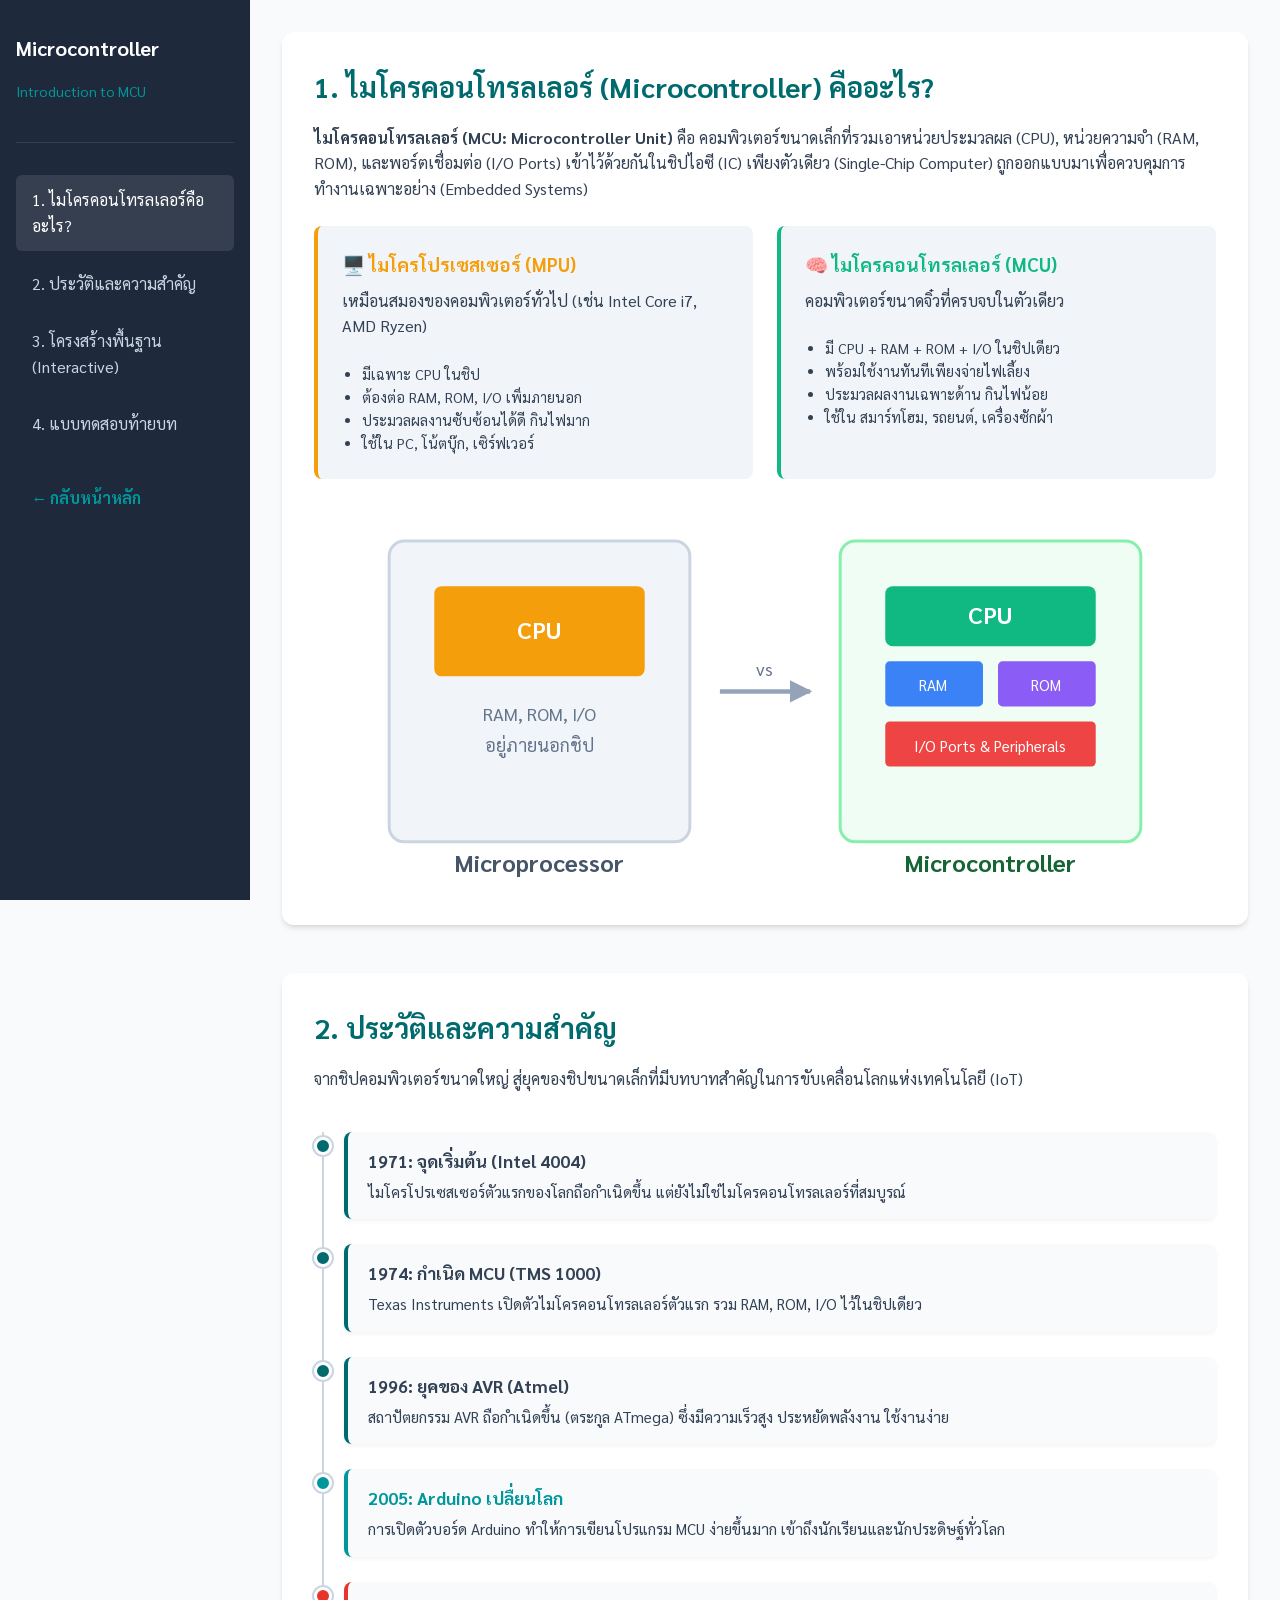
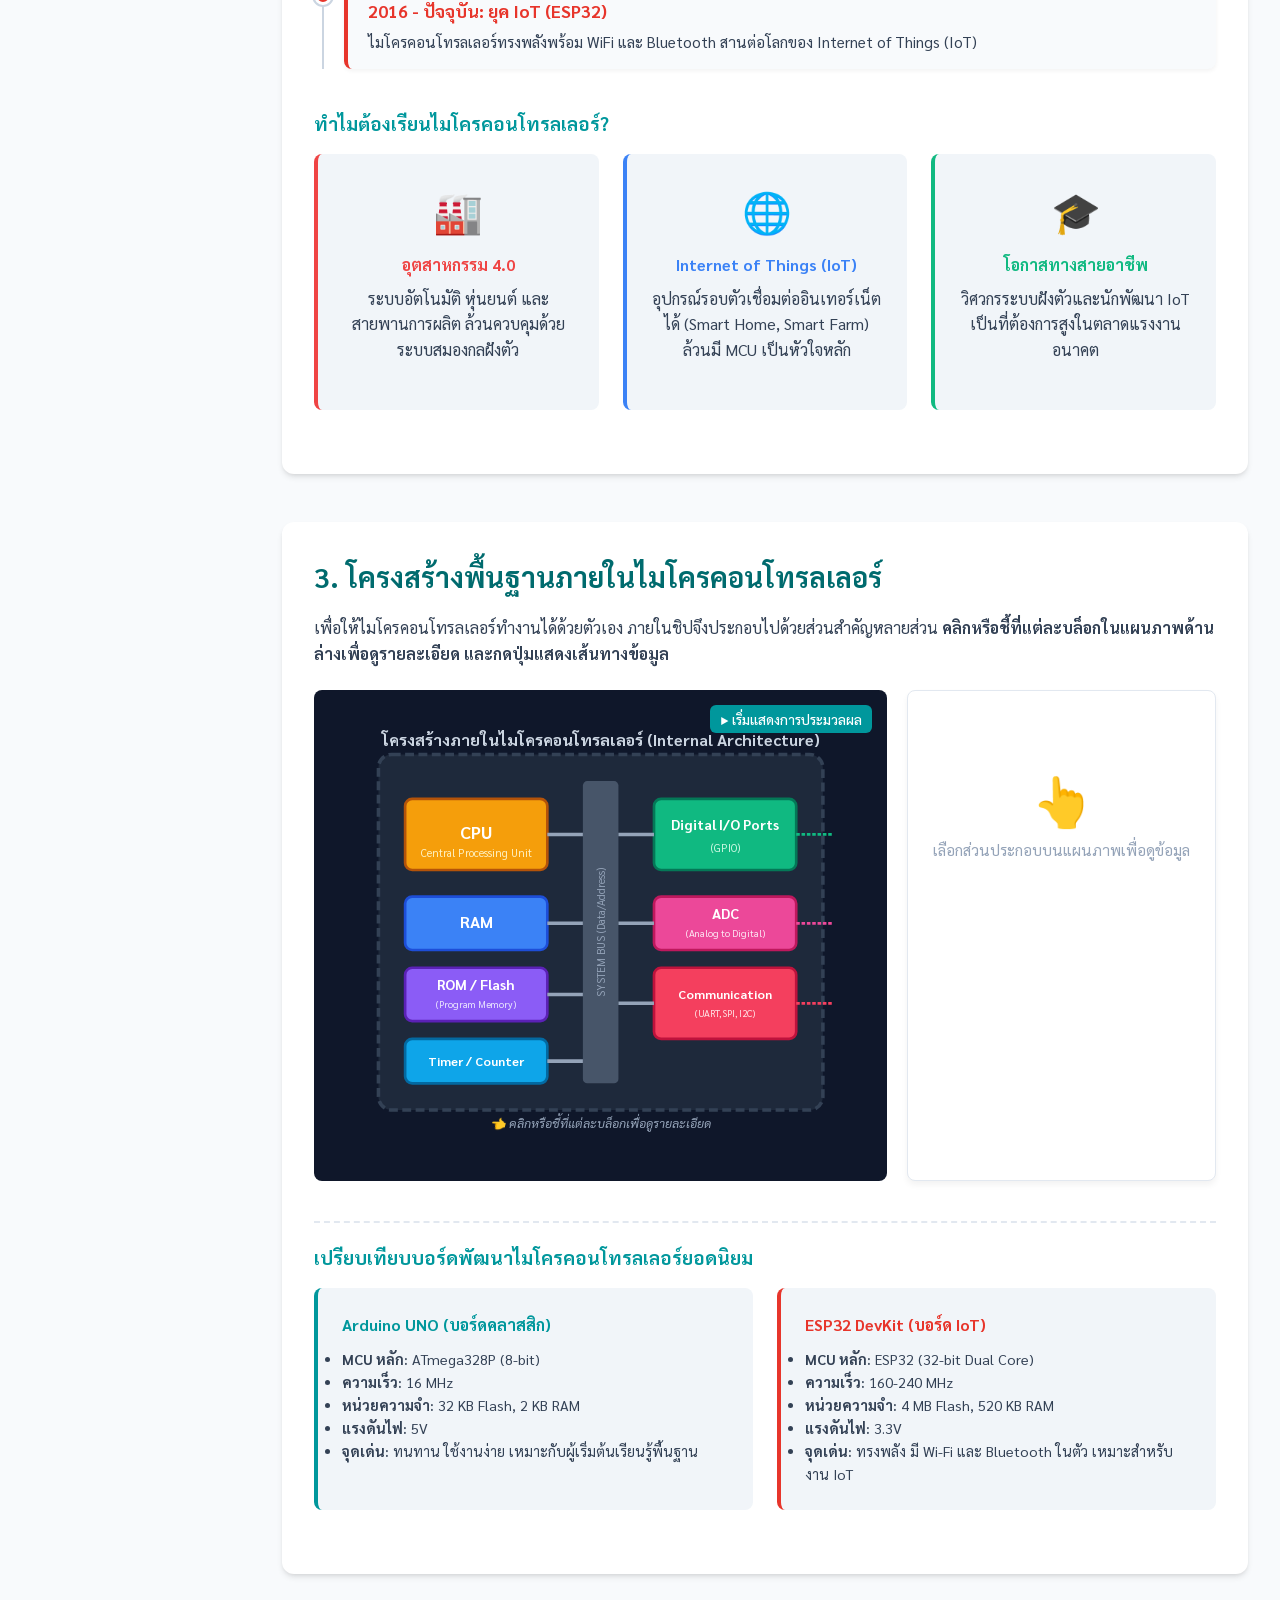
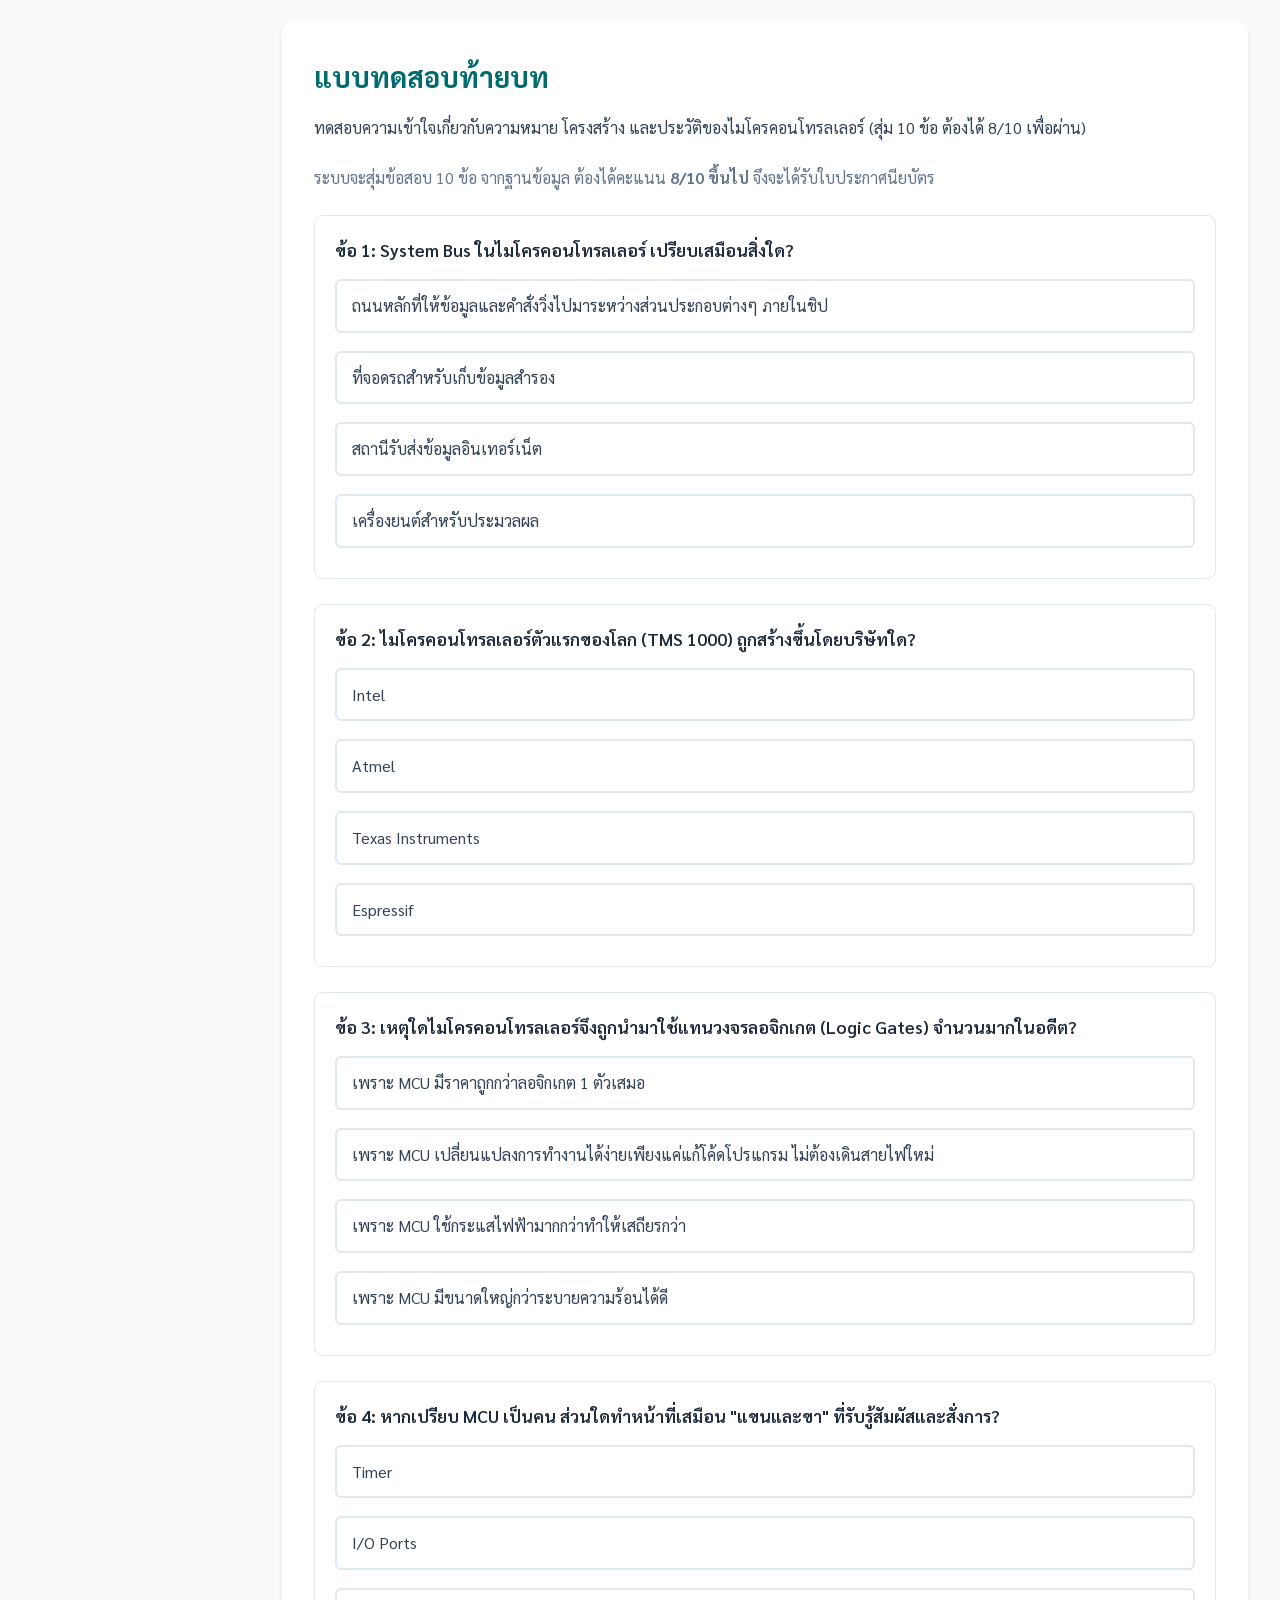
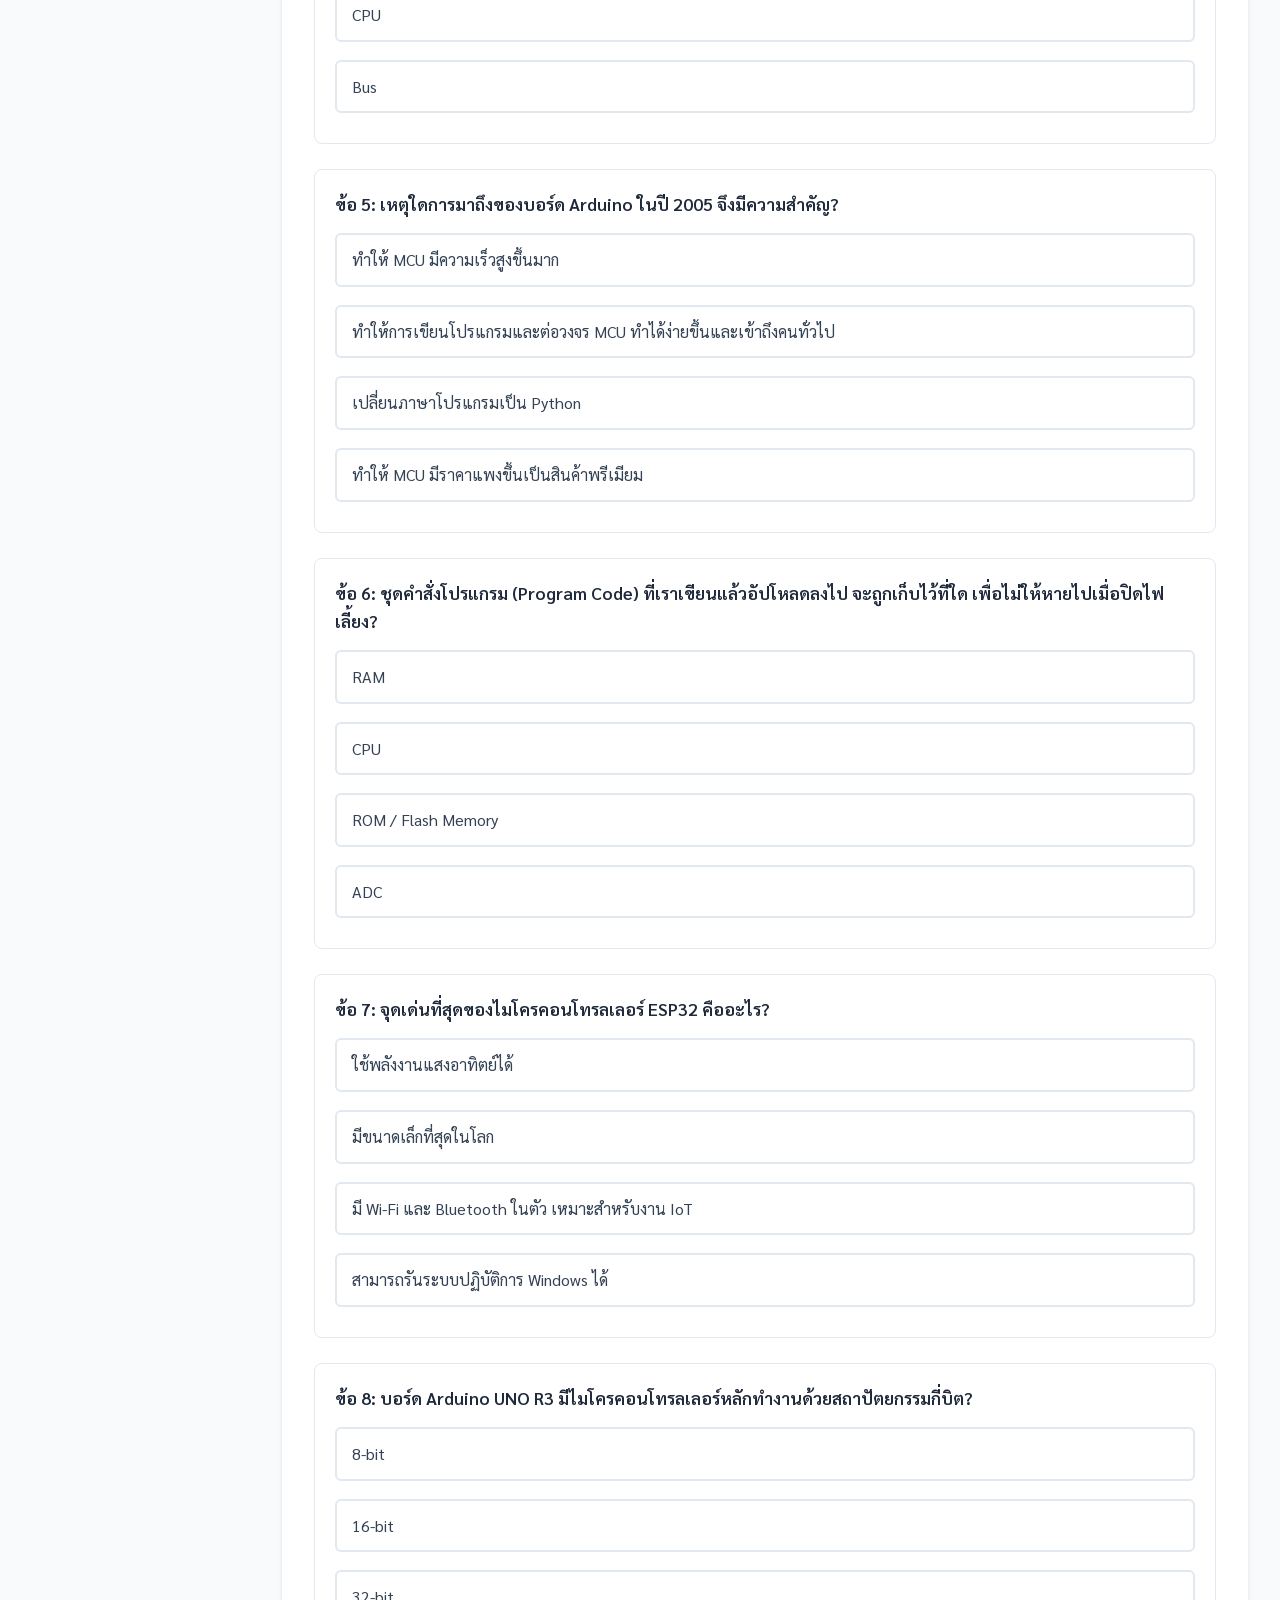
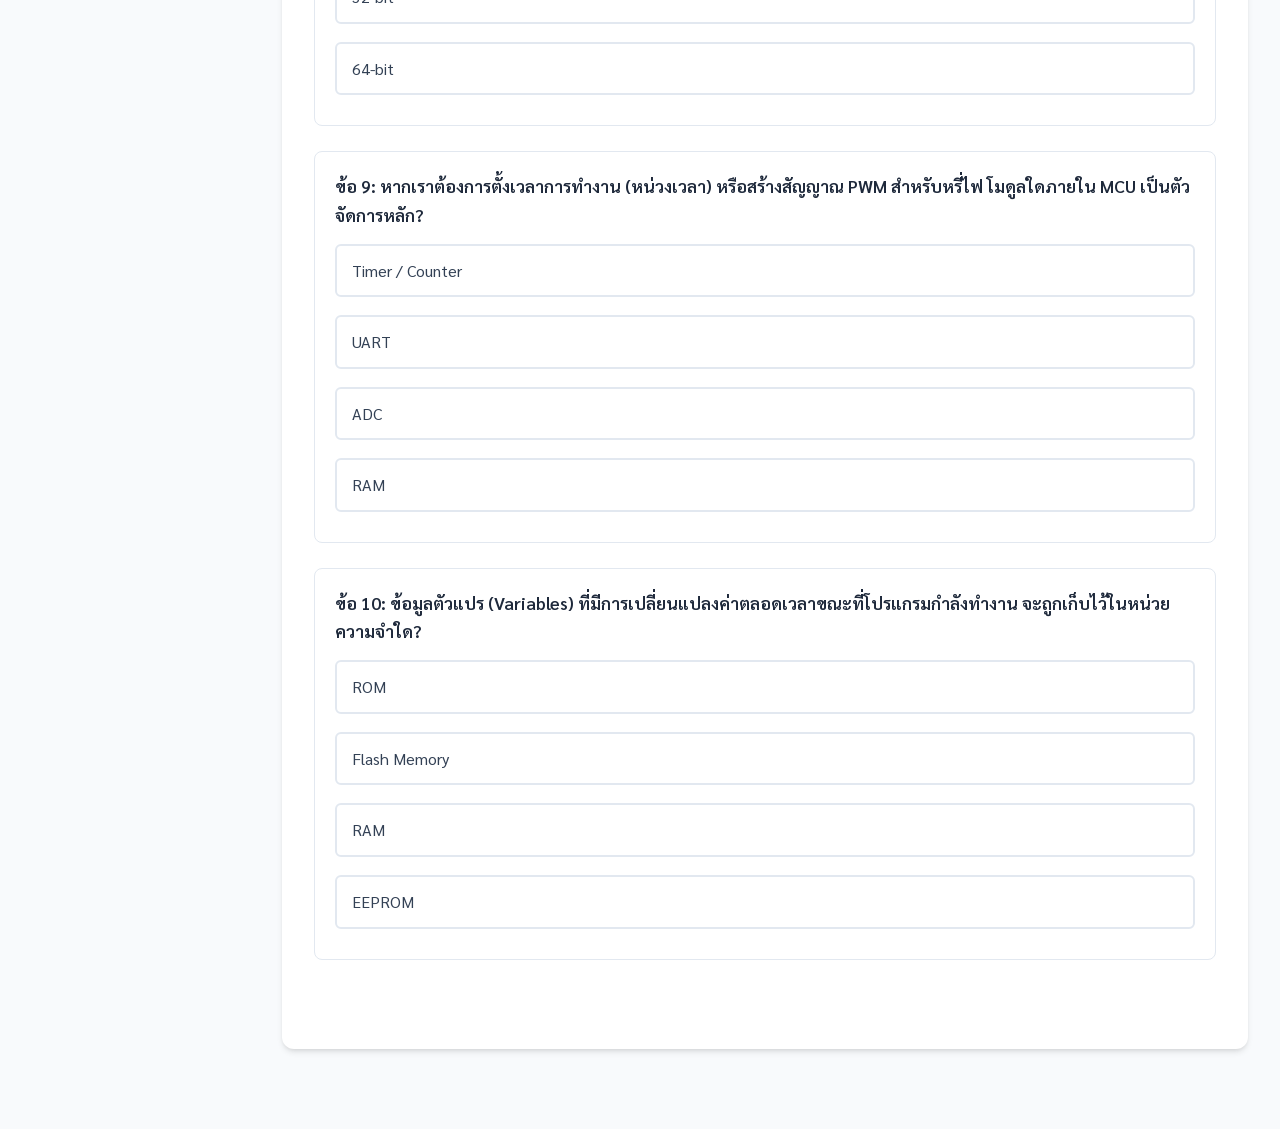
<file: WhatIsMCU/index.html>
<!DOCTYPE html>
<html lang="th">
<head>
    <meta charset="UTF-8">
    <meta name="viewport" content="width=device-width, initial-scale=1.0">
    <title>บทเรียน: ไมโครคอนโทรลเลอร์คืออะไร?</title>
    <link href="https://fonts.googleapis.com/css2?family=Sarabun:wght@300;400;500;600;700&family=Fira+Code:wght@400;500&display=swap" rel="stylesheet">
    <link rel="stylesheet" href="styles.css">
</head>
<body>

<div class="app-container">
    <!-- Sidebar Navigation -->
    <aside class="sidebar">
        <div class="sidebar-header">
            <h2>Microcontroller</h2>
            <p>Introduction to MCU</p>
        </div>
        <nav class="sidebar-nav">
            <a href="#intro" class="nav-link active">1. ไมโครคอนโทรลเลอร์คืออะไร?</a>
            <a href="#history" class="nav-link">2. ประวัติและความสำคัญ</a>
            <a href="#structure" class="nav-link">3. โครงสร้างพื้นฐาน (Interactive)</a>
            <a href="#quiz" class="nav-link">4. แบบทดสอบท้ายบท</a>
            <a href="../index.html" class="nav-link" style="margin-top: 1rem; color: #00979C; font-weight: bold;">← กลับหน้าหลัก</a>
        </nav>
    </aside>

    <!-- Main Content -->
    <main class="main-content">
        
        <!-- Section 1: Introduction -->
        <section id="intro" class="content-section card">
            <h2>1. ไมโครคอนโทรลเลอร์ (Microcontroller) คืออะไร?</h2>
            <p><strong>ไมโครคอนโทรลเลอร์ (MCU: Microcontroller Unit)</strong> คือ คอมพิวเตอร์ขนาดเล็กที่รวมเอาหน่วยประมวลผล (CPU), หน่วยความจำ (RAM, ROM), และพอร์ตเชื่อมต่อ (I/O Ports) เข้าไว้ด้วยกันในชิปไอซี (IC) เพียงตัวเดียว (Single-Chip Computer) ถูกออกแบบมาเพื่อควบคุมการทำงานเฉพาะอย่าง (Embedded Systems)</p>
            
            <div class="theory-grid" style="margin-top: 20px;">
                <div class="theory-box" style="border-left-color: #f59e0b;">
                    <h3 style="color: #f59e0b;">🖥️ ไมโครโปรเซสเซอร์ (MPU)</h3>
                    <p>เหมือนสมองของคอมพิวเตอร์ทั่วไป (เช่น Intel Core i7, AMD Ryzen)</p>
                    <ul style="font-size: 0.9rem; margin-left: 20px;">
                        <li>มีเฉพาะ CPU ในชิป</li>
                        <li>ต้องต่อ RAM, ROM, I/O เพิ่มภายนอก</li>
                        <li>ประมวลผลงานซับซ้อนได้ดี กินไฟมาก</li>
                        <li>ใช้ใน PC, โน้ตบุ๊ก, เซิร์ฟเวอร์</li>
                    </ul>
                </div>
                <div class="theory-box" style="border-left-color: #10b981;">
                    <h3 style="color: #10b981;">🧠 ไมโครคอนโทรลเลอร์ (MCU)</h3>
                    <p>คอมพิวเตอร์ขนาดจิ๋วที่ครบจบในตัวเดียว</p>
                    <ul style="font-size: 0.9rem; margin-left: 20px;">
                        <li>มี CPU + RAM + ROM + I/O ในชิปเดียว</li>
                        <li>พร้อมใช้งานทันทีเพียงจ่ายไฟเลี้ยง</li>
                        <li>ประมวลผลงานเฉพาะด้าน กินไฟน้อย</li>
                        <li>ใช้ใน สมาร์ทโฮม, รถยนต์, เครื่องซักผ้า</li>
                    </ul>
                </div>
            </div>

            <div style="text-align: center; margin-top: 20px;">
                <!-- SVG Comparison -->
                <svg viewBox="0 0 600 250" style="max-width: 100%; height: auto;">
                    <!-- MPU -->
                    <rect x="50" y="20" width="200" height="200" fill="#f1f5f9" stroke="#cbd5e1" stroke-width="2" rx="10"/>
                    <rect x="80" y="50" width="140" height="60" fill="#f59e0b" rx="5"/>
                    <text x="150" y="85" fill="white" font-weight="bold" text-anchor="middle">CPU</text>
                    <text x="150" y="140" fill="#64748b" font-size="12" text-anchor="middle">RAM, ROM, I/O</text>
                    <text x="150" y="160" fill="#64748b" font-size="12" text-anchor="middle">อยู่ภายนอกชิป</text>
                    <text x="150" y="240" fill="#475569" font-weight="bold" text-anchor="middle">Microprocessor</text>

                    <!-- Arrow -->
                    <path d="M 270 120 L 330 120" stroke="#94a3b8" stroke-width="3" marker-end="url(#arrow)"/>
                    <text x="300" y="110" fill="#64748b" font-size="12" text-anchor="middle">vs</text>

                    <defs>
                        <marker id="arrow" viewBox="0 0 10 10" refX="9" refY="5" markerWidth="5" markerHeight="5" orient="auto-start-reverse">
                            <path d="M 0 0 L 10 5 L 0 10 z" fill="#94a3b8"/>
                        </marker>
                    </defs>

                    <!-- MCU -->
                    <rect x="350" y="20" width="200" height="200" fill="#f0fdf4" stroke="#86efac" stroke-width="2" rx="10"/>
                    <rect x="380" y="50" width="140" height="40" fill="#10b981" rx="5"/>
                    <text x="450" y="75" fill="white" font-weight="bold" text-anchor="middle">CPU</text>
                    
                    <rect x="380" y="100" width="65" height="30" fill="#3b82f6" rx="3"/>
                    <text x="412" y="120" fill="white" font-size="10" text-anchor="middle">RAM</text>
                    
                    <rect x="455" y="100" width="65" height="30" fill="#8b5cf6" rx="3"/>
                    <text x="487" y="120" fill="white" font-size="10" text-anchor="middle">ROM</text>

                    <rect x="380" y="140" width="140" height="30" fill="#ef4444" rx="3"/>
                    <text x="450" y="160" fill="white" font-size="10" text-anchor="middle">I/O Ports & Peripherals</text>

                    <text x="450" y="240" fill="#166534" font-weight="bold" text-anchor="middle">Microcontroller</text>
                </svg>
            </div>
        </section>

        <!-- Section 2: History and Importance -->
        <section id="history" class="content-section card">
            <h2>2. ประวัติและความสำคัญ</h2>
            <p>จากชิปคอมพิวเตอร์ขนาดใหญ่ สู่ยุคของชิปขนาดเล็กที่มีบทบาทสำคัญในการขับเคลื่อนโลกแห่งเทคโนโลยี (IoT)</p>
            
            <div class="timeline-container" style="margin: 40px 0;">
                <div class="timeline">
                    <div class="timeline-item">
                        <div class="timeline-dot"></div>
                        <div class="timeline-content">
                            <h3>1971: จุดเริ่มต้น (Intel 4004)</h3>
                            <p>ไมโครโปรเซสเซอร์ตัวแรกของโลกถือกำเนิดขึ้น แต่ยังไม่ใช่ไมโครคอนโทรลเลอร์ที่สมบูรณ์</p>
                        </div>
                    </div>
                    <div class="timeline-item">
                        <div class="timeline-dot"></div>
                        <div class="timeline-content">
                            <h3>1974: กำเนิด MCU (TMS 1000)</h3>
                            <p>Texas Instruments เปิดตัวไมโครคอนโทรลเลอร์ตัวแรก รวม RAM, ROM, I/O ไว้ในชิปเดียว</p>
                        </div>
                    </div>
                    <div class="timeline-item">
                        <div class="timeline-dot"></div>
                        <div class="timeline-content">
                            <h3>1996: ยุคของ AVR (Atmel)</h3>
                            <p>สถาปัตยกรรม AVR ถือกำเนิดขึ้น (ตระกูล ATmega) ซึ่งมีความเร็วสูง ประหยัดพลังงาน ใช้งานง่าย</p>
                        </div>
                    </div>
                    <div class="timeline-item">
                        <div class="timeline-dot" style="background-color: #00979C;"></div>
                        <div class="timeline-content" style="border-left-color: #00979C;">
                            <h3 style="color: #00979C;">2005: Arduino เปลื่ยนโลก</h3>
                            <p>การเปิดตัวบอร์ด Arduino ทำให้การเขียนโปรแกรม MCU ง่ายขึ้นมาก เข้าถึงนักเรียนและนักประดิษฐ์ทั่วโลก</p>
                        </div>
                    </div>
                    <div class="timeline-item">
                        <div class="timeline-dot" style="background-color: #e7352b;"></div>
                        <div class="timeline-content" style="border-left-color: #e7352b;">
                            <h3 style="color: #e7352b;">2016 - ปัจจุบัน: ยุค IoT (ESP32)</h3>
                            <p>ไมโครคอนโทรลเลอร์ทรงพลังพร้อม WiFi และ Bluetooth สานต่อโลกของ Internet of Things (IoT)</p>
                        </div>
                    </div>
                </div>
            </div>

            <h3 style="color: #00979C; margin-top: 30px;">ทำไมต้องเรียนไมโครคอนโทรลเลอร์?</h3>
            <div class="theory-grid" style="margin-top: 15px;">
                <div class="theory-box" style="border-left-color: #ef4444; text-align: center;">
                    <div style="font-size: 2.5rem; margin-bottom: 10px;">🏭</div>
                    <h4 style="color: #ef4444;">อุตสาหกรรม 4.0</h4>
                    <p>ระบบอัตโนมัติ หุ่นยนต์ และสายพานการผลิต ล้วนควบคุมด้วยระบบสมองกลฝังตัว</p>
                </div>
                <div class="theory-box" style="border-left-color: #3b82f6; text-align: center;">
                    <div style="font-size: 2.5rem; margin-bottom: 10px;">🌐</div>
                    <h4 style="color: #3b82f6;">Internet of Things (IoT)</h4>
                    <p>อุปกรณ์รอบตัวเชื่อมต่ออินเทอร์เน็ตได้ (Smart Home, Smart Farm) ล้วนมี MCU เป็นหัวใจหลัก</p>
                </div>
                <div class="theory-box" style="border-left-color: #10b981; text-align: center;">
                    <div style="font-size: 2.5rem; margin-bottom: 10px;">🎓</div>
                    <h4 style="color: #10b981;">โอกาสทางสายอาชีพ</h4>
                    <p>วิศวกรระบบฝังตัวและนักพัฒนา IoT เป็นที่ต้องการสูงในตลาดแรงงานอนาคต</p>
                </div>
            </div>
        </section>

        <!-- Section 3: Simulator / Interactive Block Diagram -->
        <section id="structure" class="content-section card">
            <h2>3. โครงสร้างพื้นฐานภายในไมโครคอนโทรลเลอร์</h2>
            <p>เพื่อให้ไมโครคอนโทรลเลอร์ทำงานได้ด้วยตัวเอง ภายในชิปจึงประกอบไปด้วยส่วนสำคัญหลายส่วน <strong>คลิกหรือชี้ที่แต่ละบล็อกในแผนภาพด้านล่างเพื่อดูรายละเอียด และกดปุ่มแสดงเส้นทางข้อมูล</strong></p>
            
            <div class="interactive-layout" style="display: flex; gap: 20px; margin-top: 20px; flex-wrap: wrap;">
                <!-- Block Diagram Canvas -->
                <div class="diagram-canvas" style="flex: 2; min-width: 400px; background-color: #0f172a; border-radius: 8px; padding: 20px; position: relative;">
                    <button id="toggle-flow-btn" class="btn btn-primary" style="position: absolute; top: 15px; right: 15px; font-size: 0.85rem; padding: 5px 10px;">▶️ เริ่มแสดงการประมวลผล</button>
                    
                    <svg viewBox="0 0 600 500" id="mcu-diagram-svg" style="width: 100%; height: auto;">
                        <defs>
                            <marker id="arrow-flow" viewBox="0 0 10 10" refX="9" refY="5" markerWidth="6" markerHeight="6" orient="auto-start-reverse">
                                <path d="M 0 0 L 10 5 L 0 10 z" fill="#facc15"/>
                            </marker>
                            <!-- Glow effects -->
                            <filter id="glow-block" x="-20%" y="-20%" width="140%" height="140%">
                                <feGaussianBlur stdDeviation="3" result="blur" />
                                <feComposite in="SourceGraphic" in2="blur" operator="over" />
                            </filter>
                        </defs>

                        <!-- MCU Boundary -->
                        <rect x="50" y="50" width="500" height="400" fill="#1e293b" stroke="#334155" stroke-width="4" rx="15" stroke-dasharray="10 5"/>
                        <text x="300" y="40" fill="#cbd5e1" font-weight="bold" text-anchor="middle" font-size="18">โครงสร้างภายในไมโครคอนโทรลเลอร์ (Internal Architecture)</text>
                        
                        <!-- Internal Bus -->
                        <rect x="280" y="80" width="40" height="340" fill="#475569" rx="5"/>
                        <text x="300" y="250" fill="#94a3b8" font-size="12" text-anchor="middle" writing-mode="vertical-rl" transform="rotate(180, 300, 250)">SYSTEM BUS (Data/Address)</text>

                        <!-- Blocks (Left side) -->
                        <g class="mcu-block interactive-block" data-target="cpu" transform="translate(80, 100)">
                            <rect width="160" height="80" rx="8" fill="#f59e0b" stroke="#b45309" stroke-width="3" class="block-rect"/>
                            <text x="80" y="45" fill="white" font-weight="bold" text-anchor="middle" font-size="20">CPU</text>
                            <text x="80" y="65" fill="#fef3c7" font-size="12" text-anchor="middle">Central Processing Unit</text>
                            <!-- Bus connection -->
                            <line x1="160" y1="40" x2="200" y2="40" stroke="#94a3b8" stroke-width="4"/>
                        </g>

                        <g class="mcu-block interactive-block" data-target="ram" transform="translate(80, 210)">
                            <rect width="160" height="60" rx="8" fill="#3b82f6" stroke="#1d4ed8" stroke-width="3" class="block-rect"/>
                            <text x="80" y="35" fill="white" font-weight="bold" text-anchor="middle" font-size="18">RAM</text>
                            <!-- Bus connection -->
                            <line x1="160" y1="30" x2="200" y2="30" stroke="#94a3b8" stroke-width="4"/>
                        </g>

                        <g class="mcu-block interactive-block" data-target="rom" transform="translate(80, 290)">
                            <rect width="160" height="60" rx="8" fill="#8b5cf6" stroke="#5b21b6" stroke-width="3" class="block-rect"/>
                            <text x="80" y="25" fill="white" font-weight="bold" text-anchor="middle" font-size="16">ROM / Flash</text>
                            <text x="80" y="45" fill="#ede9fe" font-size="11" text-anchor="middle">(Program Memory)</text>
                            <!-- Bus connection -->
                            <line x1="160" y1="30" x2="200" y2="30" stroke="#94a3b8" stroke-width="4"/>
                        </g>

                        <g class="mcu-block interactive-block" data-target="timer" transform="translate(80, 370)">
                            <rect width="160" height="50" rx="8" fill="#0ea5e9" stroke="#0369a1" stroke-width="3" class="block-rect"/>
                            <text x="80" y="30" fill="white" font-weight="bold" text-anchor="middle" font-size="14">Timer / Counter</text>
                            <!-- Bus connection -->
                            <line x1="160" y1="25" x2="200" y2="25" stroke="#94a3b8" stroke-width="4"/>
                        </g>

                        <!-- Blocks (Right side) -->
                        <g class="mcu-block interactive-block" data-target="io" transform="translate(360, 100)">
                            <rect width="160" height="80" rx="8" fill="#10b981" stroke="#047857" stroke-width="3" class="block-rect"/>
                            <text x="80" y="35" fill="white" font-weight="bold" text-anchor="middle" font-size="16">Digital I/O Ports</text>
                            <text x="80" y="60" fill="#d1fae5" font-size="12" text-anchor="middle">(GPIO)</text>
                            <!-- Bus connection -->
                            <line x1="-40" y1="40" x2="0" y2="40" stroke="#94a3b8" stroke-width="4"/>
                            <!-- External connection -->
                            <line x1="160" y1="40" x2="200" y2="40" stroke="#10b981" stroke-width="3" stroke-dasharray="4 2"/>
                        </g>

                        <g class="mcu-block interactive-block" data-target="adc" transform="translate(360, 210)">
                            <rect width="160" height="60" rx="8" fill="#ec4899" stroke="#be185d" stroke-width="3" class="block-rect"/>
                            <text x="80" y="25" fill="white" font-weight="bold" text-anchor="middle" font-size="16">ADC</text>
                            <text x="80" y="45" fill="#fce7f3" font-size="11" text-anchor="middle">(Analog to Digital)</text>
                            <!-- Bus connection -->
                            <line x1="-40" y1="30" x2="0" y2="30" stroke="#94a3b8" stroke-width="4"/>
                            <!-- External connection -->
                            <line x1="160" y1="30" x2="200" y2="30" stroke="#ec4899" stroke-width="3" stroke-dasharray="4 2"/>
                        </g>

                        <g class="mcu-block interactive-block" data-target="comm" transform="translate(360, 290)">
                            <rect width="160" height="80" rx="8" fill="#f43f5e" stroke="#be123c" stroke-width="3" class="block-rect"/>
                            <text x="80" y="35" fill="white" font-weight="bold" text-anchor="middle" font-size="14">Communication</text>
                            <text x="80" y="55" fill="#ffe4e6" font-size="11" text-anchor="middle">(UART, SPI, I2C)</text>
                            <!-- Bus connection -->
                            <line x1="-40" y1="40" x2="0" y2="40" stroke="#94a3b8" stroke-width="4"/>
                            <!-- External connection -->
                            <line x1="160" y1="40" x2="200" y2="40" stroke="#f43f5e" stroke-width="3" stroke-dasharray="4 2"/>
                        </g>

                        <!-- Data Flow Animations (Hidden initially) -->
                        <g id="data-flow-animations" style="display: none;">
                            <!-- Input from I/O -->
                            <path class="flow-line" d="M 520 140 L 360 140 L 300 140 L 300 140" fill="none" stroke="#facc15" stroke-width="4" stroke-dasharray="10 10" marker-end="url(#arrow-flow)"/>
                            <!-- Bus to CPU -->
                            <path class="flow-line flow-delay-1" d="M 300 140 L 240 140" fill="none" stroke="#facc15" stroke-width="4" stroke-dasharray="10 10" marker-end="url(#arrow-flow)"/>
                            <!-- CPU to RAM -->
                            <path class="flow-line flow-delay-2" d="M 240 140 L 300 140 L 300 240 L 240 240" fill="none" stroke="#facc15" stroke-width="4" stroke-dasharray="10 10" marker-end="url(#arrow-flow)"/>
                            <!-- CPU to Output -->
                            <path class="flow-line flow-delay-3" d="M 240 140 L 300 140 L 320 140 L 360 140" fill="none" stroke="#facc15" stroke-width="4" stroke-dasharray="10 10" marker-end="url(#arrow-flow)"/>
                        </g>

                        <!-- Click hint -->
                        <text x="300" y="470" fill="#94a3b8" font-size="14" text-anchor="middle" font-style="italic">👈 คลิกหรือชี้ที่แต่ละบล็อกเพื่อดูรายละเอียด</text>
                    </svg>
                </div>

                <!-- Information Panel -->
                <div class="info-panel" id="info-panel" style="flex: 1; min-width: 250px; background: #fff; border-radius: 8px; padding: 20px; border: 1px solid #e2e8f0; box-shadow: 0 4px 6px rgba(0,0,0,0.05);">
                    <div style="text-align: center; color: #94a3b8; margin-top: 50px;">
                        <span style="font-size: 3rem;">👆</span>
                        <p>เลือกส่วนประกอบบนแผนภาพเพื่อดูข้อมูล</p>
                    </div>
                </div>
            </div>

            <!-- Board Comparison -->
            <div style="margin-top: 40px; border-top: 2px dashed #e2e8f0; padding-top: 20px;">
                <h3 style="color: #00979C;">เปรียบเทียบบอร์ดพัฒนาไมโครคอนโทรลเลอร์ยอดนิยม</h3>
                <div class="theory-grid" style="margin-top: 15px;">
                    <div class="theory-box" style="border-left-color: #00979C;">
                        <h4 style="color: #00979C; margin-bottom: 10px;">Arduino UNO (บอร์ดคลาสสิก)</h4>
                        <ul style="font-size: 0.9rem;">
                            <li><strong>MCU หลัก:</strong> ATmega328P (8-bit)</li>
                            <li><strong>ความเร็ว:</strong> 16 MHz</li>
                            <li><strong>หน่วยความจำ:</strong> 32 KB Flash, 2 KB RAM</li>
                            <li><strong>แรงดันไฟ:</strong> 5V</li>
                            <li><strong>จุดเด่น:</strong> ทนทาน ใช้งานง่าย เหมาะกับผู้เริ่มต้นเรียนรู้พื้นฐาน</li>
                        </ul>
                    </div>
                    <div class="theory-box" style="border-left-color: #e7352b;">
                        <h4 style="color: #e7352b; margin-bottom: 10px;">ESP32 DevKit (บอร์ด IoT)</h4>
                        <ul style="font-size: 0.9rem;">
                            <li><strong>MCU หลัก:</strong> ESP32 (32-bit Dual Core)</li>
                            <li><strong>ความเร็ว:</strong> 160-240 MHz</li>
                            <li><strong>หน่วยความจำ:</strong> 4 MB Flash, 520 KB RAM</li>
                            <li><strong>แรงดันไฟ:</strong> 3.3V</li>
                            <li><strong>จุดเด่น:</strong> ทรงพลัง มี Wi-Fi และ Bluetooth ในตัว เหมาะสำหรับงาน IoT</li>
                        </ul>
                    </div>
                </div>
            </div>
        </section>

        <!-- Section 4: Quiz -->
        <section id="quiz" class="content-section card">
            <h2><i class="fas fa-tasks"></i> แบบทดสอบท้ายบท</h2>
            <p>ทดสอบความเข้าใจเกี่ยวกับความหมาย โครงสร้าง และประวัติของไมโครคอนโทรลเลอร์ (สุ่ม 10 ข้อ ต้องได้ 8/10 เพื่อผ่าน)</p>
            <div id="quiz-container" class="quiz-container">
                <!-- Advanced Quiz will be injected here -->
            </div>
        </section>

    </main>
</div>

<script src="script.js"></script>
</body>
</html>
</file>
<file: AnalogPWM/styles.css>
:root {
    /* Color Palette */
    --primary: #00979C;
    --primary-dark: #007a7e;
    --esp32-dark: #231f20;
    
    --state-active: #4ade80;
    --state-inactive: #475569;
    --state-pwm: #facc15;
    
    --quiz-correct: #22c55e;
    --quiz-correct-bg: #dcfce7;
    --quiz-incorrect: #ef4444;
    --quiz-incorrect-bg: #fee2e2;
    
    --bg-app: #f8fafc;
    --bg-surface: #ffffff;
    --bg-sidebar: #1e293b;
    --bg-code: #1e1e1e;
    --bg-simulator: #0f172a;
    
    --text-main: #334155;
    --text-muted: #64748b;
    --text-light: #f8fafc;
    
    /* Typography */
    --font-main: 'Sarabun', sans-serif;
    --font-code: 'Fira Code', monospace;
}

* {
    box-sizing: border-box;
    margin: 0;
    padding: 0;
}

body {
    font-family: var(--font-main);
    background-color: var(--bg-app);
    color: var(--text-main);
    line-height: 1.6;
}

html {
    scroll-behavior: smooth;
}

/* App Layout */
.app-container {
    display: flex;
    min-height: 100vh;
}

/* Sidebar */
.sidebar {
    width: 250px;
    background-color: var(--bg-sidebar);
    color: var(--text-light);
    padding: 2rem 1rem;
    position: fixed;
    height: 100vh;
    overflow-y: auto;
    z-index: 100;
}

.sidebar-header {
    margin-bottom: 2rem;
    padding-bottom: 1rem;
    border-bottom: 1px solid #334155;
}

.sidebar-header h2 {
    color: white;
    font-size: 1.25rem;
}

.sidebar-header p {
    font-size: 0.875rem;
    color: var(--primary);
    margin-top: 4px;
}

.sidebar-nav {
    display: flex;
    flex-direction: column;
    gap: 0.5rem;
}

.nav-link {
    color: #94a3b8;
    text-decoration: none;
    padding: 0.75rem 1rem;
    border-radius: 6px;
    transition: background-color 0.2s, color 0.2s;
    font-size: 0.95rem;
    font-weight: 500;
}

.nav-link:hover, .nav-link.active {
    background-color: rgba(255, 255, 255, 0.1);
    color: var(--text-light);
}

.nav-link.active {
    border-left: 4px solid var(--primary);
    background-color: rgba(255, 255, 255, 0.1);
    color: white;
}

/* Main Content */
.main-content {
    flex: 1;
    margin-left: 250px;
    padding: 2rem 2.5rem;
    max-width: 1250px;
}

.section-card {
    scroll-margin-top: 2rem;
}

.page-header {
    margin-bottom: 30px;
}

.page-header h1 {
    color: var(--primary);
    margin-bottom: 10px;
}

/* Cards */
.section-card {
    background-color: var(--bg-surface);
    border-radius: 12px;
    padding: 24px;
    margin-bottom: 30px;
    box-shadow: 0 4px 6px rgba(0, 0, 0, 0.05);
}

.section-card h2 {
    margin-bottom: 15px;
    border-bottom: 2px solid var(--bg-app);
    padding-bottom: 10px;
    color: var(--primary-dark);
}

/* Theory Grid */
.theory-grid {
    display: grid;
    grid-template-columns: 1fr 1fr;
    gap: 20px;
}

.theory-box {
    background-color: var(--bg-app);
    padding: 15px;
    border-radius: 8px;
    border-left: 4px solid var(--primary);
}

.theory-box h3 {
    margin-bottom: 10px;
    font-size: 1.1rem;
}

.theory-box ul {
    margin-left: 20px;
    margin-top: 10px;
}

/* Simulator Layout */
.simulator-layout {
    display: grid;
    grid-template-columns: 1fr 1fr;
    gap: 20px;
    margin-top: 20px;
}

/* Simulator Canvas */
.simulator-canvas {
    position: relative;
    background-color: var(--bg-simulator);
    border-radius: 12px;
    aspect-ratio: 4 / 3;
    overflow: hidden;
    color: white;
}

.canvas-grid-overlay {
    position: absolute;
    top: 0; left: 0; right: 0; bottom: 0;
    background-image: radial-gradient(rgba(255, 255, 255, 0.1) 1px, transparent 1px);
    background-size: 20px 20px;
    z-index: 1;
}

.component {
    position: absolute;
    z-index: 10;
    display: flex;
    flex-direction: column;
    align-items: center;
}

.pot-component {
    top: 20%;
    left: 20%;
}

.pot-component label {
    font-size: 0.8rem;
    margin-bottom: 5px;
}

.pot-component input[type="range"] {
    width: 100px;
    cursor: pointer;
}

.led-component {
    top: 20%;
    right: 20%;
}

.led-bulb {
    width: 30px;
    height: 30px;
    background-color: rgba(255, 255, 255, 0.2);
    border-radius: 50% 50% 10% 10%;
    margin-bottom: 2px;
    box-shadow: inset 0 0 10px rgba(0,0,0,0.5);
    transition: background-color 0.1s, box-shadow 0.1s;
}

.led-base {
    width: 34px;
    height: 8px;
    background-color: #555;
    border-radius: 2px;
}

.value-display {
    margin-top: 8px;
    background: rgba(0,0,0,0.5);
    padding: 4px 8px;
    border-radius: 4px;
    font-size: 0.85rem;
    font-family: var(--font-code);
}

.wire-svg {
    position: absolute;
    top: 0; left: 0; width: 100%; height: 100%;
    z-index: 5;
    pointer-events: none;
}

.wire {
    fill: none;
    stroke-width: 4;
    stroke-linecap: round;
}

.analog-wire { stroke: #3b82f6; }
.pwm-wire { stroke: var(--state-pwm); }

/* Code Editor */
.code-editor {
    background-color: var(--bg-code);
    border-radius: 12px;
    overflow: hidden;
    display: flex;
    flex-direction: column;
}

.code-header {
    background-color: #2d2d2d;
    padding: 10px 15px;
    display: flex;
    align-items: center;
    gap: 8px;
}

.dot {
    width: 12px;
    height: 12px;
    border-radius: 50%;
}
.dot.red { background-color: #ff5f56; }
.dot.yellow { background-color: #ffbd2e; }
.dot.green { background-color: #27c93f; }

.filename {
    color: #858585;
    font-size: 0.9rem;
    margin-left: 10px;
    font-family: var(--font-main);
}

.code-editor pre {
    padding: 20px;
    margin: 0;
    overflow-x: auto;
    font-family: var(--font-code);
    font-size: 0.9rem;
    color: #d4d4d4;
    line-height: 1.5;
}

/* Code Syntax Highlighting */
.keyword { color: #569cd6; }
.comment { color: #6a9955; }
.function { color: #dcdcaa; }
.string { color: #ce9178; }
.constant { color: #4fc1ff; }
.highlight-val {
    color: var(--state-active);
    font-weight: bold;
    background-color: rgba(74, 222, 128, 0.2);
    padding: 0 4px;
    border-radius: 4px;
}

/* Editor & Terminal Layout */
.editor-terminal-layout {
    display: flex;
    flex-direction: column;
    gap: 15px;
}

/* Serial Terminal */
.serial-terminal {
    background-color: #1e1e1e;
    border: 2px solid #ef4444; /* กรอบสีแดง */
    border-radius: 8px;
    overflow: hidden;
    display: flex;
    flex-direction: column;
    height: 180px; /* Fixed height for scrolling */
}

.terminal-header {
    background-color: #2d2d2d;
    padding: 8px 15px;
    display: flex;
    justify-content: space-between;
    align-items: center;
    color: #d4d4d4;
    font-size: 0.9rem;
    border-bottom: 1px solid #444;
}

.clear-btn {
    background: none;
    border: 1px solid #555;
    color: #d4d4d4;
    border-radius: 4px;
    padding: 3px 10px;
    cursor: pointer;
    font-size: 0.8rem;
    transition: background 0.2s;
}

.clear-btn:hover {
    background: #444;
}

.terminal-content {
    padding: 10px;
    overflow-y: auto;
    font-family: var(--font-code);
    font-size: 0.9rem;
    color: #4ade80; /* สีเขียวสไตล์ Terminal */
    flex-grow: 1;
}

.terminal-content div {
    line-height: 1.5;
    border-bottom: 1px dashed rgba(255,255,255,0.05);
}

/* Quiz Section */
.quiz-item {
    margin-bottom: 20px;
    padding-bottom: 20px;
    border-bottom: 1px solid #e2e8f0;
}

.quiz-item:last-child {
    border-bottom: none;
}

.quiz-question {
    font-weight: 600;
    margin-bottom: 10px;
}

.quiz-options {
    display: flex;
    flex-direction: column;
    gap: 8px;
}

.quiz-option {
    display: flex;
    align-items: center;
    gap: 10px;
    padding: 10px;
    border: 1px solid #cbd5e1;
    border-radius: 6px;
    cursor: pointer;
    transition: background-color 0.2s;
}

.quiz-option:hover {
    background-color: var(--bg-app);
}

.quiz-option input[type="radio"] {
    cursor: pointer;
}

/* Quiz Feedback States */
.quiz-option.correct {
    background-color: var(--quiz-correct-bg);
    border-color: var(--quiz-correct);
}
.quiz-option.incorrect {
    background-color: var(--quiz-incorrect-bg);
    border-color: var(--quiz-incorrect);
}

.quiz-controls {
    margin-top: 20px;
    display: flex;
    gap: 15px;
}

.btn {
    padding: 10px 20px;
    border: none;
    border-radius: 6px;
    font-family: var(--font-main);
    font-size: 1rem;
    cursor: pointer;
    font-weight: 600;
    transition: background-color 0.2s, transform 0.1s;
}

.btn:active {
    transform: scale(0.98);
}

.primary-btn {
    background-color: var(--primary);
    color: white;
}
.primary-btn:hover { background-color: var(--primary-dark); }

.secondary-btn {
    background-color: var(--text-muted);
    color: white;
}
.secondary-btn:hover { background-color: var(--text-main); }

.hidden {
    display: none !important;
}

.quiz-result {
    margin-top: 20px;
    padding: 15px;
    border-radius: 8px;
    font-weight: bold;
    text-align: center;
    font-size: 1.1rem;
}
.quiz-result.success {
    background-color: var(--quiz-correct-bg);
    color: #166534;
}
.quiz-result.failure {
    background-color: var(--quiz-incorrect-bg);
    color: #991b1b;
}

/* Responsive */
@media (max-width: 900px) {
    .simulator-layout {
        grid-template-columns: 1fr;
    }
}
@media (max-width: 768px) {
    .app-container {
        flex-direction: column;
    }
    .sidebar {
        width: 100%;
        height: auto;
        position: relative;
        padding: 1.5rem 1rem;
    }
    .sidebar-header {
        margin-bottom: 1rem;
    }
    .main-content {
        margin-left: 0;
        padding: 1.5rem 1rem;
    }
    .theory-grid {
        grid-template-columns: 1fr;
    }
}
</file>
<file: C_And_Arduino/styles.css>
/*
   C & Arduino Basics — Redesigned Stylesheet
   Premium Dark/Teal Theme with Vibrant Accents
*/

@import url('https://fonts.googleapis.com/css2?family=Fira+Code:wght@400;500&family=Sarabun:wght@300;400;500;600;700&display=swap');

/* ─── CSS Variables ─────────────────────────────────────── */
:root {
    --primary:      #00b8be;
    --primary-dark: #007c80;
    --primary-glow: rgba(0, 184, 190, 0.35);
    --accent:       #f59e0b;
    --accent-red:   #ef4444;
    --accent-green: #22c55e;
    --accent-blue:  #60a5fa;
    --accent-purple:#a78bfa;

    --bg:           #0f172a;
    --bg-card:      #1e293b;
    --bg-card-alt:  #162032;
    --bg-code:      #0a0f1a;
    --border:       rgba(255,255,255,0.08);
    --border-accent:rgba(0,184,190,0.4);

    --text:         #e2e8f0;
    --text-muted:   #94a3b8;
    --text-dark:    #64748b;

    --sidebar-w:    280px;
    --radius:       14px;
    --radius-sm:    8px;
    --shadow:       0 4px 24px rgba(0,0,0,0.4);
    --shadow-glow:  0 0 20px var(--primary-glow);
}

/* ─── Reset ─────────────────────────────────────────────── */
*, *::before, *::after { box-sizing: border-box; margin: 0; padding: 0; }

html { scroll-behavior: smooth; }

body {
    font-family: 'Sarabun', sans-serif;
    background: var(--bg);
    color: var(--text);
    line-height: 1.75;
    font-size: 16px;
}

/* ─── Layout ─────────────────────────────────────────────── */
.app-container {
    display: flex;
    min-height: 100vh;
}

/* ─── Sidebar ─────────────────────────────────────────────── */
.sidebar {
    width: var(--sidebar-w);
    background: linear-gradient(180deg, #161f30 0%, #0f172a 100%);
    border-right: 1px solid var(--border);
    position: fixed;
    height: 100vh;
    overflow-y: auto;
    display: flex;
    flex-direction: column;
    z-index: 100;
}

.sidebar-header {
    padding: 28px 24px 20px;
    border-bottom: 1px solid var(--border);
}

.sidebar-logo {
    display: flex;
    align-items: center;
    gap: 10px;
    margin-bottom: 6px;
}

.sidebar-logo .logo-badge {
    width: 36px; height: 36px;
    background: linear-gradient(135deg, var(--primary), var(--primary-dark));
    border-radius: 8px;
    display: flex; align-items: center; justify-content: center;
    font-size: 1.1rem;
    box-shadow: var(--shadow-glow);
}

.sidebar-header h2 {
    font-size: 1.1rem;
    color: var(--primary);
    font-weight: 700;
    letter-spacing: 0.5px;
}

.sidebar-header p {
    font-size: 0.82rem;
    color: var(--text-muted);
}

#nav-menu {
    list-style: none;
    padding: 16px 12px;
    flex: 1;
    display: flex;
    flex-direction: column;
    gap: 4px;
}

#nav-menu li {
    padding: 12px 16px;
    cursor: pointer;
    border-radius: var(--radius-sm);
    transition: all 0.25s ease;
    font-size: 0.92rem;
    color: var(--text-muted);
    display: flex;
    align-items: center;
    gap: 10px;
}

#nav-menu li .nav-icon {
    width: 28px; height: 28px;
    border-radius: 6px;
    background: rgba(255,255,255,0.05);
    display: flex; align-items: center; justify-content: center;
    font-size: 0.85rem;
    flex-shrink: 0;
    transition: all 0.25s;
}

#nav-menu li:hover {
    background: rgba(255,255,255,0.06);
    color: var(--text);
}

#nav-menu li.active {
    background: linear-gradient(90deg, rgba(0,184,190,0.18), rgba(0,184,190,0.06));
    color: var(--primary);
    font-weight: 600;
}

#nav-menu li.active .nav-icon {
    background: rgba(0,184,190,0.2);
    color: var(--primary);
}

.sidebar-footer {
    padding: 18px 24px;
    border-top: 1px solid var(--border);
}

.back-link {
    color: var(--text-muted);
    text-decoration: none;
    font-size: 0.88rem;
    transition: color 0.2s;
    display: flex; align-items: center; gap: 6px;
}

.back-link:hover { color: var(--text); }

/* ─── Main Content ─────────────────────────────────────────── */
.main-content {
    margin-left: var(--sidebar-w);
    flex: 1;
    padding: 0;
    max-width: 900px;
}

.section {
    display: none;
    padding: 40px 48px 60px;
    animation: fadeIn 0.4s ease forwards;
}

.section.active { display: block; }

@keyframes fadeIn {
    from { opacity: 0; transform: translateY(12px); }
    to   { opacity: 1; transform: translateY(0); }
}

/* ─── Page Header ──────────────────────────────────────────── */
.page-hero {
    background: linear-gradient(135deg, rgba(0,184,190,0.15) 0%, rgba(99,102,241,0.08) 100%);
    border: 1px solid var(--border-accent);
    border-radius: var(--radius);
    padding: 36px 40px;
    margin-bottom: 36px;
    position: relative;
    overflow: hidden;
}

.page-hero::before {
    content: '';
    position: absolute;
    top: -50%; right: -20%;
    width: 300px; height: 300px;
    background: radial-gradient(circle, rgba(0,184,190,0.12), transparent 70%);
    pointer-events: none;
}

.page-hero h1 {
    font-size: 2rem;
    font-weight: 700;
    color: var(--text);
    margin-bottom: 10px;
    display: flex; align-items: center; gap: 12px;
}

.page-hero h1 .hero-icon {
    font-size: 2.2rem;
}

.page-hero p {
    color: var(--text-muted);
    max-width: 620px;
    font-size: 1rem;
    margin: 0;
}

.hero-tag {
    display: inline-block;
    padding: 3px 12px;
    border-radius: 20px;
    font-size: 0.75rem;
    font-weight: 600;
    letter-spacing: 0.5px;
    margin-bottom: 12px;
    background: rgba(0,184,190,0.15);
    color: var(--primary);
    border: 1px solid rgba(0,184,190,0.3);
}

/* ─── Cards ────────────────────────────────────────────────── */
.card {
    background: var(--bg-card);
    border-radius: var(--radius);
    padding: 30px;
    border: 1px solid var(--border);
    margin-bottom: 28px;
    transition: border-color 0.3s;
}

.card:hover {
    border-color: rgba(0,184,190,0.2);
}

.card-title {
    font-size: 1.25rem;
    font-weight: 700;
    color: var(--text);
    margin-bottom: 14px;
    display: flex;
    align-items: center;
    gap: 10px;
    padding-bottom: 14px;
    border-bottom: 1px solid var(--border);
}

.card-title .title-icon {
    width: 34px; height: 34px;
    border-radius: 8px;
    display: flex; align-items: center; justify-content: center;
    font-size: 1rem;
    flex-shrink: 0;
}

.card-title .title-icon.teal   { background: rgba(0,184,190,0.2); color: var(--primary); }
.card-title .title-icon.amber  { background: rgba(245,158,11,0.2); color: var(--accent); }
.card-title .title-icon.blue   { background: rgba(96,165,250,0.2); color: var(--accent-blue); }
.card-title .title-icon.purple { background: rgba(167,139,250,0.2); color: var(--accent-purple); }
.card-title .title-icon.red    { background: rgba(239,68,68,0.2); color: var(--accent-red); }
.card-title .title-icon.green  { background: rgba(34,197,94,0.2); color: var(--accent-green); }

/* ─── Typography ────────────────────────────────────────────── */
h2 {
    font-size: 1.4rem;
    font-weight: 700;
    color: var(--text);
    margin: 24px 0 10px;
}

h3 {
    font-size: 1.1rem;
    font-weight: 600;
    color: var(--primary);
    margin: 20px 0 8px;
    display: flex;
    align-items: center;
    gap: 8px;
}

h3::before {
    content: '';
    display: inline-block;
    width: 4px; height: 18px;
    background: var(--primary);
    border-radius: 2px;
    flex-shrink: 0;
}

p {
    margin-bottom: 14px;
    color: var(--text-muted);
    font-size: 0.97rem;
}

p strong { color: var(--text); font-weight: 600; }

ul, ol {
    margin: 10px 0 14px 20px;
}

ul li, ol li {
    margin-bottom: 8px;
    color: var(--text-muted);
}

ul li strong, ol li strong { color: var(--text); }

code {
    background: rgba(0,184,190,0.12);
    color: var(--primary);
    font-family: 'Fira Code', monospace;
    font-size: 0.88em;
    padding: 2px 7px;
    border-radius: 4px;
    border: 1px solid rgba(0,184,190,0.2);
}

/* ─── Code Blocks ───────────────────────────────────────────── */
.code-wrapper {
    background: var(--bg-code);
    border-radius: var(--radius-sm);
    border: 1px solid var(--border);
    overflow: hidden;
    margin: 16px 0;
}

.code-header {
    background: rgba(255,255,255,0.04);
    border-bottom: 1px solid var(--border);
    padding: 10px 16px;
    display: flex;
    align-items: center;
    gap: 8px;
    font-size: 0.8rem;
    color: var(--text-dark);
    font-family: 'Fira Code', monospace;
}

.dot { width: 10px; height: 10px; border-radius: 50%; }
.dot.r { background: #ff5f57; }
.dot.y { background: #febc2e; }
.dot.g { background: #28c840; }

.code-body {
    padding: 18px 20px;
    overflow-x: auto;
    font-family: 'Fira Code', monospace;
    font-size: 0.88rem;
    line-height: 1.9;
    color: #abb2bf;
}

.ck { color: #c678dd; }         /* keyword */
.ct { color: #56b6c2; }         /* type */
.cf { color: #61afef; }         /* function */
.cn { color: #d19a66; }         /* number */
.cs { color: #98c379; }         /* string */
.cm { color: #5c6370; font-style: italic; } /* comment */
.co { color: #e5c07b; }         /* operator/other */

/* ─── Info Boxes ────────────────────────────────────────────── */
.info-box {
    border-radius: var(--radius-sm);
    padding: 16px 20px;
    margin: 16px 0;
    border-left: 4px solid;
    font-size: 0.93rem;
}

.info-box.note   { background: rgba(96,165,250,0.08); border-color: var(--accent-blue); }
.info-box.tip    { background: rgba(34,197,94,0.08);  border-color: var(--accent-green); }
.info-box.warn   { background: rgba(245,158,11,0.08); border-color: var(--accent); }

.info-box .box-label {
    font-weight: 700;
    margin-bottom: 5px;
    display: flex;
    align-items: center;
    gap: 6px;
}

.info-box.note .box-label   { color: var(--accent-blue); }
.info-box.tip .box-label    { color: var(--accent-green); }
.info-box.warn .box-label   { color: var(--accent); }

.info-box p { margin: 0; }

/* ─── Data Type Table ───────────────────────────────────────── */
.dt-table {
    width: 100%;
    border-collapse: collapse;
    margin: 16px 0;
    font-size: 0.9rem;
}

.dt-table th {
    background: rgba(0,184,190,0.12);
    color: var(--primary);
    padding: 10px 14px;
    text-align: left;
    font-weight: 600;
    border: 1px solid var(--border);
}

.dt-table td {
    padding: 10px 14px;
    border: 1px solid var(--border);
    color: var(--text-muted);
    vertical-align: middle;
}

.dt-table tr:hover td {
    background: rgba(255,255,255,0.02);
}

.dt-table td code { white-space: nowrap; }

/* ─── Interactive Variable Demo ─────────────────────────────── */
.var-demo {
    background: var(--bg-code);
    border: 1px solid var(--border);
    border-radius: var(--radius-sm);
    padding: 24px;
    margin: 16px 0;
}

.var-demo-title {
    font-size: 0.82rem;
    color: var(--text-dark);
    font-family: 'Fira Code', monospace;
    margin-bottom: 18px;
    letter-spacing: 0.5px;
}

.var-row {
    display: flex;
    align-items: center;
    gap: 12px;
    margin-bottom: 14px;
    flex-wrap: wrap;
}

.var-label {
    font-family: 'Fira Code', monospace;
    font-size: 0.88rem;
    width: 90px;
    text-align: right;
    flex-shrink: 0;
}

.var-label .ck { color: #c678dd; }
.var-label .ct { color: #56b6c2; }

.var-box {
    width: 90px; height: 44px;
    background: #0f172a;
    border: 2px solid #334155;
    border-radius: 6px;
    display: flex; align-items: center; justify-content: center;
    font-family: 'Fira Code', monospace;
    font-size: 1rem;
    font-weight: 600;
    color: var(--primary);
    transition: all 0.4s cubic-bezier(.68,-0.55,.27,1.55);
    position: relative;
}

.var-box::after {
    content: attr(data-addr);
    position: absolute;
    bottom: -20px;
    font-size: 0.68rem;
    color: var(--text-dark);
    font-family: 'Fira Code', monospace;
}

.var-box.flash {
    background: rgba(0,184,190,0.2);
    border-color: var(--primary);
    box-shadow: 0 0 12px var(--primary-glow);
    transform: scale(1.1);
    color: white;
}

.var-assign {
    color: var(--co);
    font-family: 'Fira Code', monospace;
    font-size: 0.88rem;
    color: #e5c07b;
}

.var-val {
    font-family: 'Fira Code', monospace;
    font-size: 0.88rem;
    color: #d19a66;
}

.var-type-badge {
    display: inline-block;
    padding: 2px 8px;
    border-radius: 4px;
    font-size: 0.7rem;
    font-weight: 600;
    font-family: 'Fira Code', monospace;
}

.badge-int     { background: rgba(86,182,194,0.15); color: #56b6c2; border: 1px solid rgba(86,182,194,0.3); }
.badge-float   { background: rgba(209,154,102,0.15); color: #d19a66; border: 1px solid rgba(209,154,102,0.3); }
.badge-bool    { background: rgba(198,120,221,0.15); color: #c678dd; border: 1px solid rgba(198,120,221,0.3); }
.badge-char    { background: rgba(152,195,121,0.15); color: #98c379; border: 1px solid rgba(152,195,121,0.3); }

.var-desc {
    color: var(--text-dark);
    font-size: 0.82rem;
    font-family: 'Fira Code', monospace;
    flex: 1;
}

/* ─── Array Visualizer ──────────────────────────────────────── */
.var-type-list {
    display: grid;
    gap: 14px;
    margin-top: 18px;
}

.var-type-item {
    background: rgba(15, 23, 42, 0.58);
    border: 1px solid rgba(148, 163, 184, 0.16);
    border-radius: 14px;
    padding: 16px 18px;
}

.var-type-head {
    display: flex;
    align-items: center;
    gap: 10px;
    flex-wrap: wrap;
    margin-bottom: 8px;
}

.var-type-title {
    font-size: 1rem;
    font-weight: 700;
    color: var(--text);
}

.var-type-text {
    margin: 0 0 10px;
    color: var(--text-soft);
    line-height: 1.7;
}

.inline-code-block {
    margin-top: 0;
    padding: 12px 14px;
    font-size: 0.95rem;
}

@media (max-width: 640px) {
    .var-type-item {
        padding: 14px;
    }

    .var-type-title {
        font-size: 0.95rem;
    }

    .inline-code-block {
        font-size: 0.88rem;
        overflow-x: auto;
    }
}

.array-visual {
    display: flex;
    gap: 3px;
    margin: 20px 0 30px;
    align-items: flex-start;
    flex-wrap: wrap;
}

.array-note {
    margin-top: 18px;
    background: rgba(0, 184, 190, 0.08);
    border-left: 4px solid var(--primary);
    border-radius: 10px;
    padding: 14px 16px;
    line-height: 1.7;
    color: var(--text-muted);
}

.array-explain-grid {
    display: grid;
    gap: 22px;
    margin-top: 22px;
}

.array-explain-item {
    background: rgba(15, 23, 42, 0.42);
    border: 1px solid rgba(148, 163, 184, 0.16);
    border-radius: 16px;
    padding: 20px;
}

.array-explain-item h3 {
    margin-bottom: 10px;
}

.array-hint {
    color: var(--text-soft);
    line-height: 1.7;
    margin-top: 12px;
}

.array-demo-card {
    margin-top: 16px;
    padding: 18px;
    background: rgba(2, 6, 23, 0.38);
    border: 1px solid rgba(71, 85, 105, 0.55);
    border-radius: 14px;
}

.array-demo-card h4 {
    margin-bottom: 8px;
    color: var(--primary);
}

.array-demo-card p {
    color: var(--text-soft);
    line-height: 1.7;
}

.array-memory-row {
    margin-top: 16px;
    display: flex;
    gap: 8px;
    flex-wrap: wrap;
}

.array-status {
    margin-top: 14px;
    padding: 12px 14px;
    background: rgba(15, 23, 42, 0.9);
    border: 1px solid rgba(148, 163, 184, 0.2);
    border-radius: 10px;
    font-family: 'Fira Code', monospace;
    color: var(--accent-green);
    line-height: 1.6;
}

@media (max-width: 640px) {
    .array-explain-item,
    .array-demo-card {
        padding: 14px;
    }

    .array-status {
        font-size: 0.85rem;
    }
}

.arr-cell {
    display: flex;
    flex-direction: column;
    align-items: center;
    gap: 4px;
}

.arr-box {
    width: 58px; height: 58px;
    background: var(--bg-code);
    border: 2px solid #334155;
    border-radius: 6px;
    display: flex; align-items: center; justify-content: center;
    font-family: 'Fira Code', monospace;
    font-size: 1.1rem;
    font-weight: 600;
    color: var(--text);
    transition: all 0.4s cubic-bezier(.68,-0.55,.27,1.55);
    cursor: pointer;
    position: relative;
}

.arr-box:hover {
    border-color: var(--primary);
    background: rgba(0,184,190,0.08);
}

.arr-box.highlighted {
    background: rgba(0,184,190,0.2);
    border-color: var(--primary);
    color: var(--primary);
    box-shadow: 0 0 16px var(--primary-glow);
    transform: translateY(-6px) scale(1.08);
}

.arr-box.modified {
    background: rgba(245,158,11,0.2);
    border-color: var(--accent);
    color: var(--accent);
    box-shadow: 0 0 16px rgba(245,158,11,0.4);
    transform: translateY(-6px) scale(1.1);
}

.arr-idx {
    font-family: 'Fira Code', monospace;
    font-size: 0.72rem;
    color: var(--text-dark);
}

.arr-pointer {
    font-size: 1rem;
    color: var(--primary);
    animation: bounce 0.6s ease infinite alternate;
}

@keyframes bounce {
    from { transform: translateY(0); }
    to   { transform: translateY(-4px); }
}

.arr-read-output {
    background: rgba(0,0,0,0.4);
    border: 1px solid var(--border);
    border-radius: var(--radius-sm);
    padding: 12px 16px;
    font-family: 'Fira Code', monospace;
    font-size: 0.92rem;
    color: var(--accent-green);
    margin-top: 10px;
    min-height: 40px;
    transition: all 0.3s;
}

/* ─── Arithmetic Calculator ─────────────────────────────────── */
.calc-demo {
    background: var(--bg-card-alt);
    border: 1px solid var(--border);
    border-radius: var(--radius-sm);
    padding: 24px;
    margin: 16px 0;
}

.calc-row {
    display: flex;
    align-items: center;
    gap: 12px;
    margin-bottom: 16px;
    flex-wrap: wrap;
}

.calc-input {
    width: 80px;
    background: var(--bg-code);
    border: 1px solid #334155;
    border-radius: 6px;
    padding: 8px 12px;
    font-family: 'Fira Code', monospace;
    font-size: 1rem;
    color: var(--text);
    text-align: center;
    transition: border-color 0.2s;
}

.calc-input:focus {
    outline: none;
    border-color: var(--primary);
    box-shadow: 0 0 0 3px rgba(0,184,190,0.15);
}

.calc-op-select {
    background: var(--bg-code);
    border: 1px solid #334155;
    border-radius: 6px;
    padding: 8px 12px;
    font-family: 'Fira Code', monospace;
    font-size: 1rem;
    color: var(--accent);
    cursor: pointer;
}

.calc-op-select:focus { outline: none; border-color: var(--primary); }

.calc-result {
    font-family: 'Fira Code', monospace;
    font-size: 1.1rem;
    font-weight: 700;
    color: var(--primary);
    min-width: 80px;
}

.calc-explain {
    font-size: 0.88rem;
    color: var(--text-dark);
    font-family: 'Fira Code', monospace;
    margin-top: 8px;
}

.arith-grid {
    display: grid;
    grid-template-columns: repeat(auto-fit, minmax(220px, 1fr));
    gap: 14px;
    margin: 18px 0 22px;
}

.arith-item {
    display: flex;
    gap: 12px;
    align-items: flex-start;
    padding: 16px;
    background: rgba(15, 23, 42, 0.42);
    border: 1px solid rgba(148, 163, 184, 0.16);
    border-radius: 14px;
}

.arith-item p {
    margin: 6px 0 0;
    color: var(--text-soft);
    line-height: 1.65;
}

.arith-item > div:last-child {
    width: 100%;
}

.arith-symbol {
    min-width: 58px;
    height: 42px;
    display: flex;
    align-items: center;
    justify-content: center;
    background: rgba(0, 184, 190, 0.12);
    border: 1px solid rgba(0, 184, 190, 0.22);
    border-radius: 10px;
    color: var(--primary);
    font-family: 'Fira Code', monospace;
    font-weight: 700;
}

.arith-code {
    margin: 12px 0 0;
    padding: 10px 12px;
    font-size: 0.82rem;
    line-height: 1.7;
}

.arith-compare {
    display: grid;
    grid-template-columns: repeat(auto-fit, minmax(260px, 1fr));
    gap: 18px;
    margin: 18px 0;
}

.arith-compare-card {
    background: rgba(2, 6, 23, 0.38);
    border: 1px solid rgba(71, 85, 105, 0.55);
    border-radius: 14px;
    padding: 18px;
}

.arith-compare-card h4 {
    margin-bottom: 10px;
}

.arith-result-text {
    color: var(--text-soft);
    line-height: 1.7;
}

@media (max-width: 640px) {
    .arith-item,
    .arith-compare-card {
        padding: 14px;
    }
}

/* ─── Flowchart Container ───────────────────────────────────── */
.flowchart-wrap {
    background: var(--bg-card-alt);
    border: 1px solid var(--border);
    border-radius: var(--radius);
    padding: 24px;
    margin: 16px 0;
}

.flowchart-controls {
    display: flex;
    gap: 10px;
    margin-bottom: 20px;
    flex-wrap: wrap;
    align-items: center;
}

.flowchart-controls label {
    font-size: 0.9rem;
    color: var(--text-muted);
    display: flex;
    align-items: center;
    gap: 8px;
}

.flowchart-controls input[type="number"] {
    width: 70px;
    background: var(--bg-code);
    border: 1px solid #334155;
    border-radius: 6px;
    padding: 6px 10px;
    font-family: 'Fira Code', monospace;
    color: var(--text);
    text-align: center;
}

.flowchart-controls input:focus { outline: none; border-color: var(--primary); }

.flow-svg-container {
    width: 100%;
    border-radius: 8px;
    overflow: hidden;
}

.flow-svg-container svg {
    width: 100%;
    height: auto;
    display: block;
}

/* ─── SVG Flowchart Specific ─────────────────────────────────── */
.fc-box { transition: fill 0.4s ease, filter 0.4s ease; }
.fc-line { transition: stroke 0.4s ease, stroke-width 0.4s ease, filter 0.4s ease; }

.fc-box.active {
    fill: var(--primary) !important;
    filter: drop-shadow(0 0 10px rgba(0,184,190,0.7));
}

.fc-box.done {
    fill: #1d4e5a !important;
}

.fc-line.active {
    stroke: var(--primary) !important;
    stroke-width: 3 !important;
    filter: drop-shadow(0 0 6px rgba(0,184,190,0.6));
}

.fc-diamond.active {
    fill: var(--accent) !important;
    filter: drop-shadow(0 0 10px rgba(245,158,11,0.7));
}

.fc-diamond.done {
    fill: #3d2f0e !important;
}

/* ─── Function Blackbox Demo ─────────────────────────────────── */
.func-demo {
    display: flex;
    align-items: center;
    justify-content: center;
    gap: 20px;
    padding: 28px;
    background: var(--bg-code);
    border-radius: var(--radius-sm);
    border: 1px solid var(--border);
    margin: 16px 0;
    flex-wrap: wrap;
}

.func-io-box {
    text-align: center;
}

.func-io-label {
    font-size: 0.75rem;
    color: var(--text-dark);
    font-family: 'Fira Code', monospace;
    margin-bottom: 8px;
    letter-spacing: 0.5px;
}

.func-io-value {
    background: rgba(0,0,0,0.5);
    border: 1px solid #334155;
    border-radius: 8px;
    padding: 12px 20px;
    font-family: 'Fira Code', monospace;
    font-size: 1.1rem;
    font-weight: 700;
    min-width: 80px;
    text-align: center;
    transition: all 0.4s;
}

.func-io-value.param { color: var(--accent-blue); border-color: rgba(96,165,250,0.3); }
.func-io-value.result { color: var(--accent-green); border-color: rgba(34,197,94,0.3); }
.func-io-value.flashing { animation: valuePop 0.4s ease; }

@keyframes valuePop {
    0%   { transform: scale(1); }
    50%  { transform: scale(1.2); }
    100% { transform: scale(1); }
}

.func-blackbox {
    background: linear-gradient(135deg, rgba(0,184,190,0.2), rgba(99,102,241,0.15));
    border: 2px solid rgba(0,184,190,0.4);
    border-radius: var(--radius-sm);
    padding: 20px 28px;
    text-align: center;
    position: relative;
}

.func-blackbox .func-name {
    font-family: 'Fira Code', monospace;
    font-size: 1rem;
    color: var(--primary);
    font-weight: 600;
}

.func-blackbox .func-body {
    font-size: 0.78rem;
    color: var(--text-dark);
    font-family: 'Fira Code', monospace;
    margin-top: 6px;
}

.func-arrow {
    font-size: 1.8rem;
    color: var(--primary);
    opacity: 0.7;
}

.func-param-inputs {
    display: flex;
    gap: 10px;
    margin: 16px 0;
    flex-wrap: wrap;
}

.func-param-inputs input {
    width: 90px;
    background: var(--bg-code);
    border: 1px solid #334155;
    border-radius: 6px;
    padding: 8px 12px;
    font-family: 'Fira Code', monospace;
    font-size: 1rem;
    color: var(--text);
    text-align: center;
}

.func-param-inputs input:focus { outline: none; border-color: var(--primary); }

/* ─── Buttons ───────────────────────────────────────────────── */
.btn {
    display: inline-flex;
    align-items: center;
    gap: 8px;
    padding: 10px 22px;
    border-radius: var(--radius-sm);
    font-family: 'Sarabun', sans-serif;
    font-size: 0.95rem;
    font-weight: 600;
    cursor: pointer;
    border: none;
    transition: all 0.2s ease;
}

.btn:hover { transform: translateY(-2px); }
.btn:active { transform: translateY(0); }

.btn-primary {
    background: linear-gradient(135deg, var(--primary), var(--primary-dark));
    color: white;
    box-shadow: 0 4px 15px rgba(0,184,190,0.3);
}

.btn-primary:hover {
    box-shadow: 0 6px 20px rgba(0,184,190,0.5);
}

.btn-secondary {
    background: rgba(255,255,255,0.07);
    color: var(--text-muted);
    border: 1px solid var(--border);
}

.btn-secondary:hover {
    background: rgba(255,255,255,0.1);
    color: var(--text);
}

.btn-danger {
    background: rgba(239,68,68,0.15);
    color: var(--accent-red);
    border: 1px solid rgba(239,68,68,0.3);
}

.btn-group {
    display: flex;
    gap: 10px;
    flex-wrap: wrap;
    margin: 16px 0;
}

/* ─── Quiz Styles ───────────────────────────────────────────── */
.quiz-section {
    padding-bottom: 60px;
}

.quiz-progress-bar {
    height: 4px;
    background: var(--border);
    border-radius: 2px;
    margin-bottom: 32px;
    overflow: hidden;
}

.quiz-progress-fill {
    height: 100%;
    background: linear-gradient(90deg, var(--primary), var(--accent-blue));
    border-radius: 2px;
    transition: width 0.5s ease;
}

.quiz-question {
    background: var(--bg-card);
    border: 1px solid var(--border);
    border-radius: var(--radius);
    padding: 28px;
    margin-bottom: 24px;
    transition: border-color 0.3s;
}

.quiz-question.correct { border-color: rgba(34,197,94,0.5); }
.quiz-question.incorrect { border-color: rgba(239,68,68,0.4); }

.q-header {
    display: flex;
    align-items: flex-start;
    gap: 14px;
    margin-bottom: 18px;
}

.q-number {
    width: 32px; height: 32px;
    border-radius: 8px;
    background: rgba(0,184,190,0.15);
    color: var(--primary);
    font-size: 0.85rem;
    font-weight: 700;
    display: flex; align-items: center; justify-content: center;
    flex-shrink: 0;
    font-family: 'Fira Code', monospace;
}

.q-text {
    font-size: 1rem;
    color: var(--text);
    font-weight: 500;
    line-height: 1.6;
}

.quiz-options {
    list-style: none;
    display: flex;
    flex-direction: column;
    gap: 8px;
}

.quiz-options li {
    padding: 12px 16px;
    background: rgba(255,255,255,0.03);
    border: 1px solid var(--border);
    border-radius: var(--radius-sm);
    cursor: pointer;
    transition: all 0.2s;
    display: flex;
    align-items: center;
    gap: 10px;
    font-size: 0.95rem;
    color: var(--text-muted);
}

.quiz-options li:hover {
    background: rgba(0,184,190,0.07);
    border-color: rgba(0,184,190,0.3);
    color: var(--text);
}

.quiz-options li.selected {
    background: rgba(0,184,190,0.1);
    border-color: var(--primary);
    color: var(--text);
}

.quiz-options li.correct-answer {
    background: rgba(34,197,94,0.12) !important;
    border-color: var(--accent-green) !important;
    color: var(--accent-green) !important;
}

.quiz-options li.wrong-answer {
    background: rgba(239,68,68,0.1) !important;
    border-color: var(--accent-red) !important;
    color: var(--accent-red) !important;
}

.option-letter {
    width: 26px; height: 26px;
    border-radius: 6px;
    background: rgba(255,255,255,0.05);
    border: 1px solid var(--border);
    display: flex; align-items: center; justify-content: center;
    font-family: 'Fira Code', monospace;
    font-size: 0.78rem;
    font-weight: 700;
    flex-shrink: 0;
    transition: all 0.2s;
}

.quiz-options li.selected .option-letter {
    background: rgba(0,184,190,0.2);
    border-color: var(--primary);
    color: var(--primary);
}

.quiz-options li.correct-answer .option-letter {
    background: rgba(34,197,94,0.2);
    border-color: var(--accent-green);
    color: var(--accent-green);
}

.quiz-options li.wrong-answer .option-letter {
    background: rgba(239,68,68,0.15);
    border-color: var(--accent-red);
    color: var(--accent-red);
}

.quiz-explanation {
    margin-top: 14px;
    padding: 12px 16px;
    background: rgba(0,184,190,0.07);
    border-left: 3px solid var(--primary);
    border-radius: 0 var(--radius-sm) var(--radius-sm) 0;
    font-size: 0.88rem;
    color: var(--text-muted);
    display: none;
}

.quiz-explanation.visible { display: block; }
.quiz-explanation strong { color: var(--primary); }

.quiz-submit-area {
    text-align: center;
    margin: 32px 0;
}

.quiz-score-card {
    background: linear-gradient(135deg, rgba(0,184,190,0.15), rgba(99,102,241,0.1));
    border: 1px solid rgba(0,184,190,0.4);
    border-radius: var(--radius);
    padding: 40px;
    text-align: center;
    margin: 30px 0;
    display: none;
}

.quiz-score-card.visible { display: block; animation: fadeIn 0.5s ease; }

.score-big {
    font-size: 3.5rem;
    font-weight: 700;
    color: var(--primary);
    font-family: 'Fira Code', monospace;
    line-height: 1;
    margin-bottom: 8px;
}

.score-label {
    font-size: 1.1rem;
    color: var(--text-muted);
    margin-bottom: 16px;
}

.score-bar-wrap {
    background: var(--border);
    border-radius: 4px;
    height: 8px;
    margin: 16px auto;
    max-width: 300px;
    overflow: hidden;
}

.score-bar {
    height: 100%;
    border-radius: 4px;
    background: linear-gradient(90deg, var(--primary), var(--accent-blue));
    transition: width 1s ease;
}

.score-breakdown {
    display: flex;
    justify-content: center;
    gap: 24px;
    margin: 20px 0;
    font-size: 0.9rem;
}

.score-breakdown span {
    display: flex;
    align-items: center;
    gap: 6px;
}

/* ─── Responsive ────────────────────────────────────────────── */
@media (max-width: 900px) {
    .app-container { flex-direction: column; }
    .sidebar { width: 100%; height: auto; position: relative; }
    .main-content { margin-left: 0; }
    .section { padding: 24px 20px 48px; }
}

/* ─── Action Buttons ────────────────────────────────────────── */
.action-btn {
    display: inline-flex;
    align-items: center;
    gap: 8px;
    padding: 10px 20px;
    border-radius: var(--radius-sm);
    font-family: 'Sarabun', sans-serif;
    font-size: 0.95rem;
    font-weight: 600;
    cursor: pointer;
    border: none;
    background: linear-gradient(135deg, var(--primary), var(--primary-dark));
    color: white;
    box-shadow: 0 4px 15px rgba(0,184,190,0.3);
    transition: all 0.2s ease;
}

.action-btn:hover {
    transform: translateY(-2px);
    box-shadow: 0 6px 20px rgba(0,184,190,0.5);
}

.action-btn:active {
    transform: translateY(0);
}

.action-btn.secondary-btn {
    background: rgba(255,255,255,0.07);
    color: var(--text-muted);
    border: 1px solid var(--border);
    box-shadow: none;
}

.action-btn.secondary-btn:hover {
    background: rgba(255,255,255,0.1);
    color: var(--text);
    box-shadow: none;
}

/* ─── Memory Cell (Array Visualizer) ────────────────────────── */
.mem-cell {
    width: 60px;
    height: 60px;
    background: var(--bg-code);
    border: 2px solid #334155;
    border-radius: 8px;
    display: flex;
    align-items: center;
    justify-content: center;
    font-family: 'Fira Code', monospace;
    font-size: 1.2rem;
    font-weight: 700;
    color: var(--text);
    cursor: pointer;
    transition: all 0.4s cubic-bezier(.68,-0.55,.27,1.55);
    position: relative;
}

.mem-cell:hover {
    border-color: var(--primary);
    background: rgba(0,184,190,0.08);
}

.mem-cell.updated {
    background: rgba(245,158,11,0.2);
    border-color: var(--accent);
    color: var(--accent);
    box-shadow: 0 0 16px rgba(245,158,11,0.4);
    transform: scale(1.1);
}

.mem-cell::after {
    content: attr(data-index);
    position: absolute;
    bottom: -22px;
    font-size: 0.7rem;
    color: var(--text-dark);
    font-family: 'Fira Code', monospace;
    width: 100%;
    text-align: center;
}

/* ─── Controls Row ─────────────────────────────────────────── */
.controls-row {
    display: flex;
    gap: 12px;
    flex-wrap: wrap;
    align-items: center;
    margin-top: 20px;
}

/* ─── Simulator Canvas ─────────────────────────────────────── */
.simulator-canvas {
    background: var(--bg-card-alt);
    border: 1px solid var(--border);
    border-radius: var(--radius-sm);
    box-shadow: none;
    padding: 16px;
    margin-top: 20px;
    height: 350px;
    min-height: 350px;
    display: flex;
    align-items: center;
    justify-content: center;
    overflow: hidden;
}

.simulator-canvas svg {
    width: auto;
    height: 100%;
    max-width: 100%;
    display: block;
}

.flow-accumulate-layout {
    display: grid;
    grid-template-columns: minmax(0, 1.2fr) minmax(260px, 0.8fr);
    gap: 18px;
    align-items: start;
    margin-top: 18px;
}

.accumulate-canvas {
    height: 540px !important;
}

.accumulate-panel {
    background: rgba(15, 23, 42, 0.42);
    border: 1px solid rgba(148, 163, 184, 0.16);
    border-radius: 14px;
    padding: 18px;
}

.accumulate-panel h3 {
    margin-bottom: 14px;
}

.flow-table {
    width: 100%;
    border-collapse: collapse;
    margin-bottom: 14px;
    font-family: 'Fira Code', monospace;
}

.flow-table th,
.flow-table td {
    border: 1px solid rgba(148, 163, 184, 0.28);
    padding: 10px 12px;
    text-align: center;
}

.flow-table th {
    background: rgba(255, 255, 255, 0.05);
    color: var(--text);
}

.flow-table td {
    color: var(--text-muted);
    background: rgba(2, 6, 23, 0.28);
}

.flow-row-active td {
    background: rgba(0, 184, 190, 0.18);
    color: var(--text);
    box-shadow: inset 0 0 0 1px rgba(0, 184, 190, 0.28);
}

.flow-row-done td {
    background: rgba(34, 197, 94, 0.1);
    color: var(--text);
}

@media (max-width: 960px) {
    .flow-accumulate-layout {
        grid-template-columns: 1fr;
    }

    .accumulate-canvas {
        height: 500px !important;
    }
}

/* ─── Grid Layout ──────────────────────────────────────────── */
.grid-2 {
    display: grid;
    grid-template-columns: 1fr 1fr;
    gap: 24px;
    margin: 24px 0;
}

@media (max-width: 1200px) {
    .grid-2 {
        grid-template-columns: 1fr;
    }
}

/* ─── Code Block Styling ───────────────────────────────────── */
.code-block {
    background: var(--bg-code);
    border: 1px solid var(--border);
    border-radius: var(--radius-sm);
    padding: 16px 20px;
    margin: 16px 0;
    font-family: 'Fira Code', monospace;
    font-size: 0.88rem;
    line-height: 1.8;
    color: #abb2bf;
    white-space: pre-wrap;
    overflow-x: auto;
}

.code-keyword {
    color: #c678dd;
    font-weight: 600;
}

.code-type {
    color: #56b6c2;
    font-weight: 600;
}

.code-function {
    color: #61afef;
    font-weight: 600;
}

.code-number {
    color: #d19a66;
    font-weight: 600;
}

.code-string {
    color: #98c379;
}

.code-comment {
    color: #5c6370;
    font-style: italic;
}

/* ─── SVG Flowchart Animation ──────────────────────────────– */
.glow-filter {
    filter: drop-shadow(0 0 12px rgba(0,184,190,0.8)) !important;
    animation: glow-pulse 0.6s ease infinite;
}

@keyframes glow-pulse {
    0%, 100% { filter: drop-shadow(0 0 12px rgba(0,184,190,0.8)); }
    50% { filter: drop-shadow(0 0 20px rgba(0,184,190,1)); }
}

.flow-active {
    animation: flow-animation 0.8s ease forwards;
}

@keyframes flow-animation {
    from { 
        stroke: #94a3b8;
        stroke-width: 4;
        opacity: 0.5;
    }
    to { 
        stroke: var(--primary);
        stroke-width: 5;
        opacity: 1;
        filter: drop-shadow(0 0 10px rgba(0,184,190,0.6));
    }
}

/* ─── Quiz Result Message ──────────────────────────────────– */
.quiz-result-msg {
    margin-top: 20px;
    padding: 16px 20px;
    border-radius: var(--radius-sm);
    background: rgba(0,184,190,0.1);
    border: 1px solid rgba(0,184,190,0.3);
    text-align: center;
    font-weight: 600;
    font-size: 1.1rem;
}

.correct-bg {
    background: rgba(34,197,94,0.2) !important;
    border-color: var(--accent-green) !important;
    color: var(--accent-green) !important;
}

.incorrect-bg {
    background: rgba(239,68,68,0.15) !important;
    border-color: var(--accent-red) !important;
    color: var(--accent-red) !important;
}
</file>
<file: DataSerial/styles.css>
:root {
    --primary: #00979C;
    --primary-dark: #006b6e;
    --secondary: #e7352b;
    --bg-color: #f8fafc;
    --surface: #ffffff;
    --text-main: #334155;
    --text-muted: #64748b;
    --sidebar-bg: #1e293b;
    --sidebar-text: #f8fafc;
    --code-bg: #1e1e1e;
    --code-text: #d4d4d4;
    --state-high: #4ade80;
    --state-low: #475569;
    --state-pwm: #facc15;
    --correct: #22c55e;
    --incorrect: #ef4444;
    --i2c-color: #3b82f6; 
    --spi-color: #8b5cf6; 
}

* {
    margin: 0;
    padding: 0;
    box-sizing: border-box;
}

body {
    font-family: 'Sarabun', sans-serif;
    background-color: var(--bg-color);
    color: var(--text-main);
    display: flex;
    min-height: 100vh;
}

.app-container {
    display: flex;
    width: 100%;
    min-height: 100vh;
}

.sidebar {
    width: 250px;
    background-color: var(--sidebar-bg);
    color: var(--sidebar-text);
    padding: 20px 0;
    flex-shrink: 0;
}

.sidebar h2 {
    text-align: center;
    margin-bottom: 20px;
    font-weight: 600;
    padding: 0 10px;
}

.sidebar ul {
    list-style: none;
}

.sidebar li {
    padding: 15px 20px;
    cursor: pointer;
    transition: background 0.3s;
    font-weight: 500;
}

.sidebar li:hover {
    background-color: rgba(255, 255, 255, 0.1);
}

.sidebar li.active {
    background-color: var(--primary);
    border-left: 4px solid #fff;
}

.main-content {
    flex-grow: 1;
    padding: 30px;
    overflow-y: auto;
}

.section {
    display: none;
    animation: fadeIn 0.5s ease;
}

.section.active {
    display: block;
}

@keyframes fadeIn {
    from { opacity: 0; transform: translateY(10px); }
    to { opacity: 1; transform: translateY(0); }
}

.card {
    background-color: var(--surface);
    border-radius: 12px;
    padding: 24px;
    box-shadow: 0 4px 6px -1px rgba(0, 0, 0, 0.1), 0 2px 4px -1px rgba(0, 0, 0, 0.06);
    margin-bottom: 24px;
}

h1 { color: var(--primary); margin-bottom: 15px; font-weight: 600; }
h2 { color: var(--text-main); margin-bottom: 12px; font-weight: 600; }
h3 { margin-bottom: 10px; color: var(--text-main); }
p { margin-bottom: 15px; line-height: 1.6; }

ul.feature-list {
    margin-left: 20px;
    margin-bottom: 15px;
    line-height: 1.6;
}

.grid-2 {
    display: grid;
    grid-template-columns: 1fr 1fr;
    gap: 20px;
}

.grid-sim {
    display: grid;
    grid-template-columns: 1.2fr 1fr;
    gap: 20px;
    align-items: start;
}

.intro-diagram {
    background-color: #0f172a;
    background-image: radial-gradient(#334155 1px, transparent 1px);
    background-size: 15px 15px;
    border-radius: 12px;
    padding: 15px;
    margin-top: 20px;
    box-shadow: inset 0 0 10px rgba(0,0,0,0.5);
    width: 100%;
    aspect-ratio: 16 / 9;
}

/* Simulator Area */
.simulator-canvas {
    background-color: #0f172a;
    background-image: radial-gradient(#334155 1px, transparent 1px);
    background-size: 20px 20px;
    border-radius: 12px;
    position: relative;
    overflow: hidden;
    display: flex;
    justify-content: center;
    align-items: center;
    min-height: 400px;
    padding: 20px;
    box-shadow: inset 0 0 20px rgba(0,0,0,0.5);
    aspect-ratio: 16 / 10;
}

.simulator-canvas svg {
    width: 100%;
    height: 100%;
}

.sim-controls {
    margin-top: 15px;
    display: flex;
    gap: 10px;
    justify-content: center;
    flex-wrap: wrap;
    margin-bottom: 20px;
}

.action-controls {
    display: flex;
    gap: 10px;
    justify-content: center;
    margin-top: 15px;
}

button {
    background-color: var(--primary);
    color: white;
    border: none;
    padding: 10px 20px;
    border-radius: 6px;
    font-family: 'Sarabun', sans-serif;
    font-weight: 600;
    cursor: pointer;
    transition: all 0.3s ease;
}

button:hover {
    background-color: var(--primary-dark);
    transform: translateY(-2px);
}

button.secondary-btn {
    background-color: var(--text-muted);
}
button.secondary-btn:hover {
    background-color: var(--text-main);
}

button.active-tab {
    background-color: var(--secondary);
}

/* Code Editor */
.code-editor {
    background-color: var(--code-bg);
    color: var(--code-text);
    border-radius: 12px;
    padding: 20px;
    font-family: 'Fira Code', monospace;
    font-size: 14px;
    line-height: 1.5;
    overflow-x: auto;
    position: relative;
    height: 100%;
}

.code-header {
    display: flex;
    justify-content: space-between;
    align-items: center;
    border-bottom: 1px solid #333;
    padding-bottom: 10px;
    margin-bottom: 15px;
    color: #888;
    font-family: 'Sarabun', sans-serif;
    font-size: 14px;
}

/* Quiz Styles */
.quiz-question {
    margin-bottom: 20px;
    padding: 15px;
    border: 1px solid #e2e8f0;
    border-radius: 8px;
    background-color: #f8fafc;
}
.quiz-options {
    list-style: none;
    margin-top: 10px;
}
.quiz-options li {
    margin-bottom: 8px;
}
.quiz-options label {
    display: flex;
    align-items: center;
    cursor: pointer;
    padding: 8px;
    border-radius: 6px;
    transition: background 0.2s;
}
.quiz-options label:hover {
    background-color: #e2e8f0;
}
.quiz-options input[type="radio"] {
    margin-right: 10px;
}

.quiz-result-msg {
    font-weight: bold;
    margin-top: 20px;
    text-align: center;
    font-size: 1.2rem;
}

.correct-answer { color: var(--correct); font-weight: 600; }
.incorrect-answer { color: var(--incorrect); font-weight: 600; }
.quiz-options li.correct-bg {
    background-color: rgba(34, 197, 94, 0.1);
    border: 1px solid var(--correct);
}
.quiz-options li.incorrect-bg {
    background-color: rgba(239, 68, 68, 0.1);
    border: 1px solid var(--incorrect);
}

/* SVG Animations */
.wire {
    stroke-width: 3;
    fill: none;
    transition: stroke 0.3s ease;
}
.wire-i2c { stroke: var(--i2c-color); }
.wire-spi { stroke: var(--spi-color); }
.wire-vcc { stroke: var(--secondary); }
.wire-gnd { stroke: var(--sidebar-bg); }

.wire.active-scl { stroke: #facc15; stroke-dasharray: 5, 5; animation: dash 0.5s linear infinite; }
.wire.active-cs { stroke: #ef4444; }

@keyframes dash {
  to { stroke-dashoffset: -10; }
}

.slave-board {
    transition: fill 0.3s ease;
}
.slave-board.active {
    fill: #22c55e;
}

/* Responsive */
@media (max-width: 900px) {
    .app-container { flex-direction: column; }
    .sidebar { width: 100%; display: flex; flex-wrap: wrap; justify-content: center; padding: 10px; }
    .sidebar h2 { width: 100%; }
    .sidebar ul { display: flex; flex-wrap: wrap; justify-content: center; gap: 10px; }
    .sidebar li { padding: 10px; border-left: none; border-bottom: 4px solid transparent; }
    .sidebar li.active { border-left: none; border-bottom: 4px solid #fff; }
    .grid-2, .grid-sim { grid-template-columns: 1fr; }
}
</file>
<file: DataSerial2/styles.css>
:root {
    --primary: #f43f5e;
    --primary-dark: #e11d48;
    --secondary: #0ea5e9;
    --bg-color: #f8fafc;
    --surface: #ffffff;
    --text-main: #334155;
    --text-muted: #64748b;
    --sidebar-bg: #1e293b;
    --sidebar-text: #f8fafc;
    --code-bg: #1e1e1e;
    --code-text: #d4d4d4;
    --state-high: #4ade80;
    --state-low: #475569;
    --state-pwm: #facc15;
    --correct: #22c55e;
    --incorrect: #ef4444;
    --uart-color: #f43f5e; 
    --rs232-color: #0ea5e9; 
    --rs485-color: #f59e0b;
}

* {
    margin: 0;
    padding: 0;
    box-sizing: border-box;
}

body {
    font-family: 'Sarabun', sans-serif;
    background-color: var(--bg-color);
    color: var(--text-main);
    display: flex;
    min-height: 100vh;
}

.app-container {
    display: flex;
    width: 100%;
    min-height: 100vh;
}

.sidebar {
    width: 250px;
    background-color: var(--sidebar-bg);
    color: var(--sidebar-text);
    padding: 20px 0;
    flex-shrink: 0;
}

.sidebar h2 {
    text-align: center;
    margin-bottom: 20px;
    font-weight: 600;
    padding: 0 10px;
    font-size: 1.2rem;
}

.sidebar ul {
    list-style: none;
}

.sidebar li {
    padding: 15px 20px;
    cursor: pointer;
    transition: background 0.3s;
    font-weight: 500;
}

.sidebar li:hover {
    background-color: rgba(255, 255, 255, 0.1);
}

.sidebar li.active {
    background-color: var(--primary);
    border-left: 4px solid #fff;
}

.main-content {
    flex-grow: 1;
    padding: 30px;
    overflow-y: auto;
}

.section {
    display: none;
    animation: fadeIn 0.5s ease;
}

.section.active {
    display: block;
}

@keyframes fadeIn {
    from { opacity: 0; transform: translateY(10px); }
    to { opacity: 1; transform: translateY(0); }
}

.card {
    background-color: var(--surface);
    border-radius: 12px;
    padding: 24px;
    box-shadow: 0 4px 6px -1px rgba(0, 0, 0, 0.1), 0 2px 4px -1px rgba(0, 0, 0, 0.06);
    margin-bottom: 24px;
}

h1 { color: var(--primary); margin-bottom: 15px; font-weight: 600; }
h2 { color: var(--text-main); margin-bottom: 12px; font-weight: 600; border-bottom: 2px solid #e2e8f0; padding-bottom: 8px; display: inline-block; }
h3 { margin-bottom: 10px; color: var(--text-main); }
p { margin-bottom: 15px; line-height: 1.6; }

ul.feature-list {
    margin-left: 20px;
    margin-bottom: 15px;
    line-height: 1.6;
}

.grid-3 {
    display: grid;
    grid-template-columns: 1fr 1fr 1fr;
    gap: 20px;
}

@media (max-width: 1100px) {
    .grid-3 {
        grid-template-columns: 1fr;
    }
}

.grid-2 {
    display: grid;
    grid-template-columns: 1fr 1fr;
    gap: 20px;
}

@media (max-width: 768px) {
    .app-container {
        flex-direction: column;
    }
    .sidebar {
        width: 100%;
    }
    .grid-2, .grid-3 {
        grid-template-columns: 1fr;
    }
}

.intro-diagram {
    background-color: #0f172a;
    background-image: radial-gradient(#334155 1px, transparent 1px);
    background-size: 15px 15px;
    border-radius: 12px;
    padding: 15px;
    margin-top: 20px;
    box-shadow: inset 0 0 10px rgba(0,0,0,0.5);
    width: 100%;
    aspect-ratio: 16 / 9;
}

/* Simulator Area */
.simulator-canvas {
    background-color: #0f172a;
    background-image: radial-gradient(#334155 1px, transparent 1px);
    background-size: 20px 20px;
    border-radius: 12px;
    position: relative;
    overflow: hidden;
    display: flex;
    justify-content: center;
    align-items: center;
    min-height: 400px;
    padding: 20px;
    box-shadow: inset 0 0 20px rgba(0,0,0,0.5);
    aspect-ratio: 16 / 10;
}

.simulator-canvas svg {
    width: 100%;
    height: 100%;
}

.sim-controls {
    margin-top: 15px;
    display: flex;
    gap: 10px;
    justify-content: center;
    flex-wrap: wrap;
    margin-bottom: 20px;
}

button {
    background-color: var(--primary);
    color: white;
    border: none;
    padding: 10px 20px;
    border-radius: 6px;
    font-family: 'Sarabun', sans-serif;
    font-weight: 600;
    cursor: pointer;
    transition: all 0.3s ease;
}

button:hover {
    background-color: var(--primary-dark);
    transform: translateY(-2px);
}

.code-editor {
    background-color: var(--code-bg);
    color: var(--code-text);
    border-radius: 8px;
    padding: 20px;
    font-family: 'Fira Code', monospace;
    font-size: 14px;
    line-height: 1.5;
    overflow-x: auto;
}

.code-editor .keyword { color: #569cd6; }
.code-editor .function { color: #dcdcaa; }
.code-editor .string { color: #ce9178; }
.code-editor .comment { color: #6a9955; }
.code-editor .number { color: #b5cea8; }

/* Quiz Styles */
.quiz-container {
    max-width: 800px;
    margin: 0 auto;
}

.quiz-header {
    display: flex;
    justify-content: space-between;
    align-items: center;
    margin-bottom: 20px;
    padding-bottom: 10px;
    border-bottom: 2px solid #e2e8f0;
}

.quiz-progress {
    font-weight: bold;
    color: var(--primary);
}

.question-box {
    margin-bottom: 20px;
    font-size: 1.1rem;
    font-weight: 500;
}

.options-grid {
    display: grid;
    grid-template-columns: 1fr;
    gap: 12px;
}

.option-btn {
    background-color: #f1f5f9;
    color: var(--text-main);
    border: 2px solid #e2e8f0;
    text-align: left;
    padding: 15px 20px;
    font-weight: normal;
}

.option-btn:hover {
    background-color: #e2e8f0;
    transform: none;
    border-color: #cbd5e1;
}

.option-btn.selected {
    background-color: #e0f2fe;
    border-color: #38bdf8;
}

.option-btn.correct-show {
    background-color: #dcfce7 !important;
    border-color: var(--correct) !important;
    color: #166534;
}

.option-btn.incorrect-show {
    background-color: #fee2e2 !important;
    border-color: var(--incorrect) !important;
    color: #991b1b;
}

.quiz-actions {
    margin-top: 30px;
    display: flex;
    justify-content: space-between;
}

#quiz-result-card {
    text-align: center;
    padding: 40px;
}

.score-display {
    font-size: 4rem;
    font-weight: bold;
    color: var(--primary);
    margin: 20px 0;
}

.result-message {
    font-size: 1.2rem;
    margin-bottom: 30px;
}
</file>
<file: DataTransfer/styles.css>
:root {
    /* Colors based on Arduino Theme */
    --primary: #00979C;
    --primary-dark: #006b6e;
    --bg-app: #f8fafc;
    --bg-card: #ffffff;
    --text-main: #334155;
    --sidebar-bg: #1e293b;
    --sidebar-text: #cbd5e1;
    
    /* State Colors */
    --state-high: #4ade80; /* Green */
    --state-low: #475569;  /* Gray */
    --state-error: #ef4444; /* Red */
    --state-warning: #facc15; /* Yellow */
    --state-serial: #facc15;
    --state-parallel: #38bdf8;
    
    /* Code Editor */
    --ide-bg: #1e1e1e;
    --ide-text: #d4d4d4;
    --code-keyword: #569cd6;
    --code-function: #dcdcaa;
    --code-number: #b5cea8;
    --code-string: #ce9178;
    --code-comment: #6a9955;
    
    /* UI Elements */
    --border-radius: 12px;
    --shadow: 0 4px 6px -1px rgb(0 0 0 / 0.1), 0 2px 4px -2px rgb(0 0 0 / 0.1);
}

* {
    margin: 0;
    padding: 0;
    box-sizing: border-box;
}

body {
    font-family: 'Sarabun', sans-serif;
    background-color: var(--bg-app);
    color: var(--text-main);
    line-height: 1.6;
}

/* Layout */
.app-container {
    display: flex;
    min-height: 100vh;
}

/* Sidebar */
.sidebar {
    width: 250px;
    background-color: var(--sidebar-bg);
    color: var(--sidebar-text);
    padding: 2rem 1rem;
    position: fixed;
    height: 100vh;
    overflow-y: auto;
}

.sidebar-header {
    margin-bottom: 2rem;
    padding-bottom: 1rem;
    border-bottom: 1px solid #334155;
}

.sidebar-header h2 {
    color: white;
    font-size: 1.25rem;
}

.sidebar-header p {
    font-size: 0.875rem;
    color: var(--primary);
}

.sidebar-nav {
    display: flex;
    flex-direction: column;
    gap: 0.5rem;
}

.nav-link {
    color: var(--sidebar-text);
    text-decoration: none;
    padding: 0.75rem 1rem;
    border-radius: 6px;
    transition: background-color 0.2s, color 0.2s;
}

.nav-link:hover, .nav-link.active {
    background-color: rgba(255, 255, 255, 0.1);
    color: white;
}

.back-link {
    margin-top: 2rem;
    display: inline-block;
    color: #94a3b8;
}

/* Main Content */
.main-content {
    flex: 1;
    margin-left: 250px;
    padding: 2rem;
    max-width: 1200px;
}

.content-section {
    margin-bottom: 3rem;
    scroll-margin-top: 2rem;
}

.card {
    background-color: var(--bg-card);
    border-radius: var(--border-radius);
    padding: 2rem;
    box-shadow: var(--shadow);
}

h2 {
    color: var(--primary-dark);
    margin-bottom: 1rem;
    font-size: 1.75rem;
}

p {
    margin-bottom: 1.5rem;
}

/* Theory Grid */
.theory-grid {
    display: grid;
    grid-template-columns: repeat(auto-fit, minmax(250px, 1fr));
    gap: 1.5rem;
    margin-bottom: 2rem;
}

.theory-box {
    background-color: #f1f5f9;
    padding: 1.5rem;
    border-radius: 8px;
    border-left: 4px solid var(--primary);
}

.theory-box h3 {
    margin-bottom: 0.5rem;
    color: var(--sidebar-bg);
}

.theory-box ul {
    list-style-type: none;
    margin-top: 1rem;
}

.theory-box li {
    margin-bottom: 0.5rem;
}

/* Commands */
.theory-commands ul {
    list-style-type: disc;
    margin-left: 2rem;
}

.theory-commands li {
    margin-bottom: 0.5rem;
}

code {
    background: #e2e8f0;
    padding: 0.2rem 0.4rem;
    border-radius: 4px;
    font-family: 'Fira Code', monospace;
    font-size: 0.9rem;
    color: var(--primary-dark);
}

/* Simulator Controls */
.simulator-controls {
    display: flex;
    justify-content: space-between;
    align-items: center;
    margin-bottom: 1rem;
    flex-wrap: wrap;
    gap: 1rem;
}

.toggle-container {
    display: flex;
    background: #e2e8f0;
    border-radius: 8px;
    overflow: hidden;
}

.mode-btn {
    padding: 0.75rem 1.5rem;
    border: none;
    background: transparent;
    cursor: pointer;
    font-family: inherit;
    font-weight: 600;
    color: #64748b;
    transition: all 0.3s;
}

.mode-btn.active {
    background: var(--primary);
    color: white;
}

.action-btn {
    padding: 0.75rem 1.5rem;
    border: none;
    border-radius: 8px;
    background-color: #3b82f6;
    color: white;
    font-family: inherit;
    font-weight: bold;
    font-size: 1rem;
    cursor: pointer;
    transition: background-color 0.2s, transform 0.1s;
    box-shadow: 0 4px 6px -1px rgba(59, 130, 246, 0.5);
}

.action-btn:hover {
    background-color: #2563eb;
}

.action-btn:active {
    transform: translateY(2px);
}

.action-btn:disabled {
    background-color: #94a3b8;
    cursor: not-allowed;
    box-shadow: none;
}

/* Simulator Layout */
.simulator-layout {
    display: grid;
    grid-template-columns: 3fr 2fr;
    gap: 1.5rem;
    align-items: start;
}

/* SVG Canvas */
.simulator-canvas {
    background-color: #0f172a;
    border-radius: 8px;
    padding: 1rem;
    position: relative;
    background-image: radial-gradient(#334155 1px, transparent 1px);
    background-size: 20px 20px;
}

.hardware-container {
    position: relative;
    width: 100%;
    aspect-ratio: 2 / 1;
}

#circuit-svg {
    width: 100%;
    height: 100%;
}

.data-monitor {
    position: absolute;
    bottom: 20px;
    right: 20px;
    background: rgba(0, 0, 0, 0.8);
    color: #4ade80;
    padding: 10px 15px;
    border-radius: 6px;
    font-family: 'Fira Code', monospace;
    font-size: 1.2rem;
    border: 1px solid #4ade80;
}

.data-bit {
    transition: transform linear;
}

/* Mock IDE */
.mock-ide {
    background-color: var(--ide-bg);
    border-radius: 8px;
    overflow: hidden;
    box-shadow: inset 0 2px 4px rgba(0,0,0,0.5);
}

.ide-header {
    background-color: #2d2d2d;
    padding: 0.5rem 1rem;
    display: flex;
    align-items: center;
    gap: 0.5rem;
}

.ide-dot {
    width: 12px;
    height: 12px;
    border-radius: 50%;
}

.ide-dot.red { background-color: #ff5f56; }
.ide-dot.yellow { background-color: #ffbd2e; }
.ide-dot.green { background-color: #27c93f; }

.ide-title {
    color: #888;
    font-size: 0.8rem;
    font-family: 'Fira Code', monospace;
    margin-left: 1rem;
}

.mock-ide pre {
    margin: 0;
    padding: 1rem;
    overflow-x: auto;
}

.mock-ide code {
    font-family: 'Fira Code', monospace;
    font-size: 0.9rem;
    color: var(--ide-text);
    line-height: 1.5;
    background: transparent; /* Override global code style */
    padding: 0;
}

/* Syntax Highlighting Classes */
.code-keyword { color: var(--code-keyword); }
.code-function { color: var(--code-function); }
.code-number { color: var(--code-number); }
.code-string { color: var(--code-string); }
.code-comment { color: var(--code-comment); }

/* Code Line Highlighting Animation */
.code-line {
    display: block;
    border-radius: 2px;
    transition: background-color 0.2s, padding 0.2s;
}

.code-line.active {
    background-color: rgba(255, 255, 255, 0.15);
    border-left: 3px solid var(--state-warning);
    padding-left: 5px;
}

/* Quiz Styles */
.quiz-container {
    display: flex;
    flex-direction: column;
    gap: 1.5rem;
    margin-bottom: 2rem;
}

.quiz-question {
    background: #f8fafc;
    padding: 1.5rem;
    border-radius: 8px;
    border: 1px solid #e2e8f0;
}

.quiz-question h4 {
    margin-bottom: 1rem;
    color: var(--text-main);
}

.quiz-options {
    display: flex;
    flex-direction: column;
    gap: 0.5rem;
}

.quiz-option {
    display: flex;
    align-items: center;
    gap: 0.75rem;
    padding: 0.75rem;
    background: white;
    border: 1px solid #cbd5e1;
    border-radius: 6px;
    cursor: pointer;
    transition: border-color 0.2s, background-color 0.2s;
}

.quiz-option:hover {
    background-color: #f1f5f9;
}

.quiz-option input[type="radio"] {
    cursor: pointer;
}

/* Quiz Result States */
.quiz-option.correct {
    background-color: #dcfce7;
    border-color: var(--state-high);
}

.quiz-option.incorrect {
    background-color: #fee2e2;
    border-color: var(--state-error);
}

.btn {
    padding: 0.75rem 1.5rem;
    border: none;
    border-radius: 6px;
    font-size: 1rem;
    font-family: inherit;
    cursor: pointer;
    font-weight: 500;
    transition: background-color 0.2s;
}

.btn-primary {
    background-color: var(--primary);
    color: white;
}

.btn-primary:hover {
    background-color: var(--primary-dark);
}

.btn-secondary {
    background-color: #64748b;
    color: white;
}

.btn-secondary:hover {
    background-color: #475569;
}

.quiz-actions {
    display: flex;
    gap: 1rem;
    margin-bottom: 1rem;
}

.quiz-result {
    padding: 1rem;
    border-radius: 6px;
    font-weight: bold;
    text-align: center;
}

.quiz-result.success {
    background-color: #dcfce7;
    color: #166534;
}

.quiz-result.fail {
    background-color: #fee2e2;
    color: #991b1b;
}

.hidden {
    display: none !important;
}

/* Responsive */
@media (max-width: 992px) {
    .simulator-layout {
        grid-template-columns: 1fr;
    }
}

@media (max-width: 768px) {
    .app-container {
        flex-direction: column;
    }
    .sidebar {
        width: 100%;
        height: auto;
        position: relative;
        padding: 1rem;
    }
    .main-content {
        margin-left: 0;
        padding: 1rem;
    }
}
</file>
<file: IOPorts/styles.css>
:root {
    /* Colors based on Arduino Theme */
    --primary: #00979C;
    --primary-dark: #006b6e;
    --bg-app: #f8fafc;
    --bg-card: #ffffff;
    --text-main: #334155;
    --sidebar-bg: #1e293b;
    --sidebar-text: #cbd5e1;
    
    /* State Colors */
    --state-high: #4ade80; /* Green */
    --state-low: #475569;  /* Gray */
    --state-error: #ef4444; /* Red */
    --state-warning: #facc15; /* Yellow */
    
    /* Code Editor */
    --ide-bg: #1e1e1e;
    --ide-text: #d4d4d4;
    --code-keyword: #569cd6;
    --code-function: #dcdcaa;
    --code-number: #b5cea8;
    --code-comment: #6a9955;
    
    /* UI Elements */
    --border-radius: 12px;
    --shadow: 0 4px 6px -1px rgb(0 0 0 / 0.1), 0 2px 4px -2px rgb(0 0 0 / 0.1);
}

* {
    margin: 0;
    padding: 0;
    box-sizing: border-box;
}

body {
    font-family: 'Sarabun', sans-serif;
    background-color: var(--bg-app);
    color: var(--text-main);
    line-height: 1.6;
}

/* Layout */
.app-container {
    display: flex;
    min-height: 100vh;
}

/* Sidebar */
.sidebar {
    width: 250px;
    background-color: var(--sidebar-bg);
    color: var(--sidebar-text);
    padding: 2rem 1rem;
    position: fixed;
    height: 100vh;
    overflow-y: auto;
}

.sidebar-header {
    margin-bottom: 2rem;
    padding-bottom: 1rem;
    border-bottom: 1px solid #334155;
}

.sidebar-header h2 {
    color: white;
    font-size: 1.25rem;
}

.sidebar-header p {
    font-size: 0.875rem;
    color: var(--primary);
}

.sidebar-nav {
    display: flex;
    flex-direction: column;
    gap: 0.5rem;
}

.nav-link {
    color: var(--sidebar-text);
    text-decoration: none;
    padding: 0.75rem 1rem;
    border-radius: 6px;
    transition: background-color 0.2s, color 0.2s;
}

.nav-link:hover, .nav-link.active {
    background-color: rgba(255, 255, 255, 0.1);
    color: white;
}

/* Main Content */
.main-content {
    flex: 1;
    margin-left: 250px;
    padding: 2rem;
    max-width: 1200px;
}

.content-section {
    margin-bottom: 3rem;
    scroll-margin-top: 2rem;
}

.card {
    background-color: var(--bg-card);
    border-radius: var(--border-radius);
    padding: 2rem;
    box-shadow: var(--shadow);
}

h2 {
    color: var(--primary-dark);
    margin-bottom: 1rem;
    font-size: 1.75rem;
}

p {
    margin-bottom: 1.5rem;
}

/* Theory Grid */
.theory-grid {
    display: grid;
    grid-template-columns: repeat(auto-fit, minmax(250px, 1fr));
    gap: 1.5rem;
    margin-bottom: 2rem;
}

.theory-box {
    background-color: #f1f5f9;
    padding: 1.5rem;
    border-radius: 8px;
    border-left: 4px solid var(--primary);
}

.theory-box h3 {
    margin-bottom: 0.5rem;
    color: var(--sidebar-bg);
}

.theory-box code {
    display: block;
    background: #e2e8f0;
    padding: 0.5rem;
    border-radius: 4px;
    font-family: 'Fira Code', monospace;
    font-size: 0.9rem;
    margin-top: 1rem;
}

.theory-commands ul {
    list-style-type: disc;
    margin-left: 2rem;
}

.theory-commands li {
    margin-bottom: 0.5rem;
}

.theory-commands code {
    background: #f1f5f9;
    padding: 0.2rem 0.4rem;
    border-radius: 4px;
    font-family: 'Fira Code', monospace;
    color: var(--primary-dark);
}

/* Simulator Layout */
.simulator-layout {
    display: grid;
    grid-template-columns: 3fr 2fr;
    gap: 1.5rem;
    align-items: start;
}

/* SVG Canvas */
.simulator-canvas {
    background-color: #0f172a;
    border-radius: 8px;
    padding: 1rem;
    position: relative;
    /* Grid background */
    background-image: radial-gradient(#334155 1px, transparent 1px);
    background-size: 20px 20px;
}

.hardware-container {
    position: relative;
    width: 100%;
    aspect-ratio: 2 / 1;
}

#circuit-svg {
    width: 100%;
    height: 100%;
}

/* SVG Interactions */
#led-bulb {
    transition: fill 0.2s, opacity 0.2s;
}

#push-btn-top {
    transition: transform 0.1s;
}

#wire-led, #wire-btn {
    transition: stroke 0.3s;
}

/* HTML Overlay for SVG Button */
.interactive-overlay {
    position: absolute;
    top: 0;
    left: 0;
    width: 100%;
    height: 100%;
    pointer-events: none; /* Let clicks pass through except on buttons */
}

.overlay-btn {
    position: absolute;
    /* Map these to the SVG button position (roughly 610, 150 on 800x400 viewBox) */
    top: 35%; 
    left: 73.5%;
    width: 6%;
    height: 12%;
    opacity: 0; /* Invisible but clickable */
    cursor: pointer;
    pointer-events: auto;
    z-index: 10;
}

.overlay-btn:active {
    /* When HTML button is pressed, we'll use JS to update SVG, but we could also use CSS peer/sibling if structured differently */
}

/* Mock IDE */
.mock-ide {
    background-color: var(--ide-bg);
    border-radius: 8px;
    overflow: hidden;
    box-shadow: inset 0 2px 4px rgba(0,0,0,0.5);
}

.ide-header {
    background-color: #2d2d2d;
    padding: 0.5rem 1rem;
    display: flex;
    align-items: center;
    gap: 0.5rem;
}

.ide-dot {
    width: 12px;
    height: 12px;
    border-radius: 50%;
}

.ide-dot.red { background-color: #ff5f56; }
.ide-dot.yellow { background-color: #ffbd2e; }
.ide-dot.green { background-color: #27c93f; }

.ide-title {
    color: #888;
    font-size: 0.8rem;
    font-family: 'Fira Code', monospace;
    margin-left: 1rem;
}

.mock-ide pre {
    margin: 0;
    padding: 1rem;
    overflow-x: auto;
}

.mock-ide code {
    font-family: 'Fira Code', monospace;
    font-size: 0.9rem;
    color: var(--ide-text);
    line-height: 1.5;
}

/* Syntax Highlighting Classes */
.code-keyword { color: var(--code-keyword); }
.code-function { color: var(--code-function); }
.code-number { color: var(--code-number); }
.code-comment { color: var(--code-comment); }

/* Code Line Highlighting Animation */
.code-line {
    display: block;
    border-radius: 2px;
    transition: background-color 0.2s, padding 0.2s;
}

.code-line.active {
    background-color: rgba(255, 255, 255, 0.15);
    border-left: 3px solid var(--state-warning);
    padding-left: 5px;
}

/* Quiz Styles */
.quiz-container {
    display: flex;
    flex-direction: column;
    gap: 1.5rem;
    margin-bottom: 2rem;
}

.quiz-question {
    background: #f8fafc;
    padding: 1.5rem;
    border-radius: 8px;
    border: 1px solid #e2e8f0;
}

.quiz-question h4 {
    margin-bottom: 1rem;
    color: var(--text-main);
}

.quiz-options {
    display: flex;
    flex-direction: column;
    gap: 0.5rem;
}

.quiz-option {
    display: flex;
    align-items: center;
    gap: 0.75rem;
    padding: 0.75rem;
    background: white;
    border: 1px solid #cbd5e1;
    border-radius: 6px;
    cursor: pointer;
    transition: border-color 0.2s, background-color 0.2s;
}

.quiz-option:hover {
    background-color: #f1f5f9;
}

.quiz-option input[type="radio"] {
    cursor: pointer;
}

/* Quiz Result States */
.quiz-option.correct {
    background-color: #dcfce7;
    border-color: var(--state-high);
}

.quiz-option.incorrect {
    background-color: #fee2e2;
    border-color: var(--state-error);
}

.btn {
    padding: 0.75rem 1.5rem;
    border: none;
    border-radius: 6px;
    font-size: 1rem;
    font-family: inherit;
    cursor: pointer;
    font-weight: 500;
    transition: background-color 0.2s;
}

.btn-primary {
    background-color: var(--primary);
    color: white;
}

.btn-primary:hover {
    background-color: var(--primary-dark);
}

.btn-secondary {
    background-color: #64748b;
    color: white;
}

.btn-secondary:hover {
    background-color: #475569;
}

.quiz-actions {
    display: flex;
    gap: 1rem;
    margin-bottom: 1rem;
}

.quiz-result {
    padding: 1rem;
    border-radius: 6px;
    font-weight: bold;
    text-align: center;
}

.quiz-result.success {
    background-color: #dcfce7;
    color: #166534;
}

.quiz-result.fail {
    background-color: #fee2e2;
    color: #991b1b;
}

.hidden {
    display: none !important;
}

/* Responsive */
@media (max-width: 992px) {
    .simulator-layout {
        grid-template-columns: 1fr;
    }
}

@media (max-width: 768px) {
    .app-container {
        flex-direction: column;
    }
    .sidebar {
        width: 100%;
        height: auto;
        position: relative;
        padding: 1rem;
    }
    .main-content {
        margin-left: 0;
        padding: 1rem;
    }
}
</file>
<file: Motors/styles.css>
:root {
    /* Color Palette */
    --primary: #00979C;
    --primary-dark: #007a7e;
    --secondary: #e7352b;
    --accent: #3b82f6;
    --accent-purple: #8b5cf6;
    --accent-amber: #f59e0b;
    
    --state-active: #4ade80;
    --state-inactive: #475569;
    --state-pwm: #facc15;
    
    --quiz-correct: #22c55e;
    --quiz-correct-bg: #dcfce7;
    --quiz-incorrect: #ef4444;
    --quiz-incorrect-bg: #fee2e2;
    
    --bg-app: #f8fafc;
    --bg-surface: #ffffff;
    --bg-sidebar: #1e293b;
    --bg-code: #1e1e1e;
    --bg-simulator: #0f172a;
    
    --text-main: #334155;
    --text-muted: #64748b;
    --text-light: #f8fafc;
    
    /* Typography */
    --font-main: 'Sarabun', sans-serif;
    --font-code: 'Fira Code', monospace;
    
    --radius-sm: 6px;
    --radius-md: 10px;
    --radius-lg: 14px;
    --shadow-sm: 0 2px 4px rgba(0,0,0,0.04);
    --shadow-md: 0 4px 12px rgba(0,0,0,0.06);
    --shadow-lg: 0 10px 25px -5px rgba(0,0,0,0.1);
}

* {
    box-sizing: border-box;
    margin: 0;
    padding: 0;
}

html {
    scroll-behavior: smooth;
}

body {
    font-family: var(--font-main);
    background-color: var(--bg-app);
    color: var(--text-main);
    line-height: 1.6;
}

/* App Layout */
.app-container {
    display: flex;
    min-height: 100vh;
}

/* Sidebar */
.sidebar {
    width: 250px;
    background-color: var(--bg-sidebar);
    color: var(--text-light);
    padding: 2rem 1rem;
    position: fixed;
    height: 100vh;
    overflow-y: auto;
    z-index: 100;
}

.sidebar-header {
    margin-bottom: 2rem;
    padding-bottom: 1rem;
    border-bottom: 1px solid #334155;
}

.sidebar-header h2 {
    color: white;
    font-size: 1.25rem;
}

.sidebar-header p {
    font-size: 0.875rem;
    color: var(--primary);
    margin-top: 4px;
}

.sidebar-nav {
    display: flex;
    flex-direction: column;
    gap: 0.5rem;
}

.nav-link {
    color: #94a3b8;
    text-decoration: none;
    padding: 0.75rem 1rem;
    border-radius: var(--radius-sm);
    transition: background-color 0.2s, color 0.2s;
    font-size: 0.95rem;
    font-weight: 500;
}

.nav-link:hover, .nav-link.active {
    background-color: rgba(255, 255, 255, 0.1);
    color: var(--text-light);
}

.nav-link.active {
    border-left: 4px solid var(--primary);
    background-color: rgba(255, 255, 255, 0.1);
    color: white;
}

/* Main Content */
.main-content {
    flex: 1;
    margin-left: 250px;
    padding: 2rem 2.5rem;
    max-width: 1250px;
}

/* Hero Banner */
.page-hero {
    background: linear-gradient(135deg, #e0f7f7 0%, #f0fdf4 50%, #eff6ff 100%);
    border-radius: var(--radius-lg);
    padding: 2.2rem;
    margin-bottom: 2.5rem;
    border: 1px solid #b2ebf2;
    display: flex;
    align-items: center;
    gap: 2rem;
    box-shadow: var(--shadow-sm);
}

.page-hero-icon {
    flex-shrink: 0;
}

.page-hero-text h1 {
    font-size: 2.2rem;
    color: #0f172a;
    margin-bottom: 0.5rem;
}

.page-hero-text p {
    color: var(--text-muted);
    font-size: 1.1rem;
}

/* Section Cards */
.section-card {
    background-color: var(--bg-surface);
    border-radius: var(--radius-lg);
    padding: 2rem;
    margin-bottom: 2.5rem;
    box-shadow: var(--shadow-sm);
    border: 1px solid #e2e8f0;
    scroll-margin-top: 2rem;
}

.section-title {
    font-size: 1.6rem;
    color: #0f172a;
    margin-bottom: 1.25rem;
    display: flex;
    align-items: center;
    gap: 10px;
    padding-bottom: 0.75rem;
    border-bottom: 2px solid #f1f5f9;
}

/* Comparison Grid & Boxes */
.compare-grid {
    display: grid;
    grid-template-columns: repeat(auto-fit, minmax(300px, 1fr));
    gap: 1.5rem;
    margin: 1.5rem 0;
}

.compare-card {
    background: #f8fafc;
    border-radius: var(--radius-md);
    padding: 1.5rem;
    border-top: 4px solid var(--primary);
    box-shadow: var(--shadow-sm);
    transition: transform 0.2s, box-shadow 0.2s;
}

.compare-card:hover {
    transform: translateY(-4px);
    box-shadow: var(--shadow-md);
}

.compare-card.dc { border-top-color: #ef4444; }
.compare-card.stepper { border-top-color: #f59e0b; }
.compare-card.servo { border-top-color: #3b82f6; }

.compare-card h3 {
    margin-bottom: 0.75rem;
    display: flex;
    align-items: center;
    gap: 8px;
}

.compare-card ul {
    margin-left: 1.25rem;
    font-size: 0.95rem;
    color: #334155;
}

.compare-card li {
    margin-bottom: 6px;
}

/* Table styles */
.data-table-wrapper {
    overflow-x: auto;
    margin: 1.5rem 0;
    border-radius: var(--radius-md);
    border: 1px solid #e2e8f0;
}

.data-table {
    width: 100%;
    border-collapse: collapse;
    font-size: 0.95rem;
    text-align: left;
}

.data-table th {
    background: #f1f5f9;
    color: #1e293b;
    padding: 12px 16px;
    font-weight: 600;
    border-bottom: 2px solid #cbd5e1;
}

.data-table td {
    padding: 12px 16px;
    border-bottom: 1px solid #e2e8f0;
}

.data-table tr:hover {
    background-color: #f8fafc;
}

/* Simulator Layout */
.simulator-layout {
    display: grid;
    grid-template-columns: 1.2fr 1fr;
    gap: 1.5rem;
    align-items: stretch;
    margin-top: 1.5rem;
}

/* Simulator Canvas */
.simulator-canvas {
    background-color: var(--bg-simulator);
    border-radius: var(--radius-md);
    padding: 1.5rem;
    position: relative;
    display: flex;
    flex-direction: column;
    align-items: center;
    justify-content: center;
    min-height: 420px;
    box-shadow: inset 0 2px 8px rgba(0,0,0,0.4);
    border: 1px solid #334155;
    background-image: 
        radial-gradient(rgba(255, 255, 255, 0.08) 1px, transparent 1px),
        radial-gradient(rgba(255, 255, 255, 0.04) 1px, transparent 1px);
    background-size: 20px 20px;
    background-position: 0 0, 10px 10px;
}

/* Simulator Controls Panel */
.sim-controls {
    width: 100%;
    background: rgba(15, 23, 42, 0.85);
    border: 1px solid #334155;
    border-radius: var(--radius-sm);
    padding: 1rem;
    margin-top: 1rem;
    color: #e2e8f0;
}

.sim-controls-row {
    display: flex;
    align-items: center;
    gap: 1rem;
    flex-wrap: wrap;
    margin-bottom: 0.75rem;
}

.sim-controls-row:last-child {
    margin-bottom: 0;
}

.sim-btn-group {
    display: flex;
    gap: 8px;
}

.ctrl-btn {
    padding: 8px 16px;
    border-radius: var(--radius-sm);
    border: 1px solid #475569;
    background: #1e293b;
    color: #f8fafc;
    cursor: pointer;
    font-family: var(--font-main);
    font-size: 0.95rem;
    font-weight: 500;
    transition: all 0.2s;
}

.ctrl-btn:hover {
    background: #334155;
    border-color: #64748b;
}

.ctrl-btn.active {
    background: var(--primary);
    border-color: #00b4ba;
    color: white;
    box-shadow: 0 0 10px rgba(0, 151, 156, 0.5);
}

.ctrl-btn.btn-stop.active {
    background: #ef4444;
    border-color: #f87171;
    box-shadow: 0 0 10px rgba(239, 68, 68, 0.5);
}

/* Range Sliders */
.slider-group {
    display: flex;
    align-items: center;
    gap: 12px;
    flex: 1;
}

.slider-group label {
    font-size: 0.9rem;
    white-space: nowrap;
    color: #cbd5e1;
}

.slider-group input[type="range"] {
    flex: 1;
    cursor: pointer;
    accent-color: var(--primary);
}

.badge-val {
    background: #0f172a;
    border: 1px solid #334155;
    color: #38bdf8;
    padding: 4px 10px;
    border-radius: 4px;
    font-family: var(--font-code);
    font-size: 0.9rem;
    min-width: 75px;
    text-align: center;
}

/* IDE & Serial Container */
.ide-container {
    display: flex;
    flex-direction: column;
    background: var(--bg-code);
    border-radius: var(--radius-md);
    overflow: hidden;
    border: 1px solid #334155;
    box-shadow: var(--shadow-sm);
}

.ide-header {
    background: #2d3748;
    padding: 10px 16px;
    display: flex;
    align-items: center;
    justify-content: space-between;
    border-bottom: 1px solid #4a5568;
}

.ide-dots {
    display: flex;
    gap: 6px;
}

.ide-dot {
    width: 12px;
    height: 12px;
    border-radius: 50%;
}
.ide-dot.red { background: #ef4444; }
.ide-dot.yellow { background: #f59e0b; }
.ide-dot.green { background: #10b981; }

.ide-title {
    color: #cbd5e1;
    font-size: 0.85rem;
    font-family: var(--font-code);
}

.ide-code {
    padding: 1.25rem;
    color: #d4d4d4;
    font-family: var(--font-code);
    font-size: 0.85rem;
    overflow-y: auto;
    max-height: 350px;
    line-height: 1.55;
    flex: 1;
}

/* Syntax Highlighting */
.kw { color: #569cd6; font-weight: 600; }
.type { color: #4ec9b0; }
.func { color: #dcdcaa; }
.str { color: #ce9178; }
.num { color: #b5cea8; }
.cmt { color: #6a9955; font-style: italic; }
.pp { color: #9cdcfe; }

/* Serial Monitor */
.serial-box {
    background: #111827;
    border-top: 1px solid #374151;
    padding: 10px 14px;
    font-family: var(--font-code);
    font-size: 0.8rem;
    color: #10b981;
    height: 110px;
    overflow-y: auto;
}

.serial-line {
    margin-bottom: 3px;
    white-space: pre;
}

/* Action Buttons */
.action-btn {
    display: inline-flex;
    align-items: center;
    justify-content: center;
    gap: 8px;
    padding: 12px 24px;
    border-radius: var(--radius-sm);
    font-family: var(--font-main);
    font-size: 1.05rem;
    font-weight: 600;
    cursor: pointer;
    border: none;
    background: var(--primary);
    color: #ffffff !important;
    box-shadow: 0 4px 12px rgba(0, 151, 156, 0.25);
    transition: all 0.2s ease;
    text-decoration: none;
}

.action-btn:hover {
    background: var(--primary-dark);
    transform: translateY(-2px);
    box-shadow: 0 6px 16px rgba(0, 151, 156, 0.35);
}

.action-btn:active {
    transform: translateY(0);
}

.action-btn.secondary-btn {
    background: #64748b;
    box-shadow: 0 4px 12px rgba(100, 116, 139, 0.2);
}

.action-btn.secondary-btn:hover {
    background: #475569;
    box-shadow: 0 6px 16px rgba(71, 85, 105, 0.3);
}

/* Quiz Styles */
.quiz-question {
    margin-bottom: 1.5rem;
    background: #ffffff;
    border: 1px solid #e2e8f0;
    border-radius: var(--radius-md);
    padding: 1.5rem;
    box-shadow: var(--shadow-sm);
    transition: all 0.2s ease;
}

.quiz-question:hover {
    box-shadow: var(--shadow-md);
}

.quiz-options {
    display: flex;
    flex-direction: column;
    gap: 0.6rem;
    margin-top: 1rem;
}

.quiz-option {
    padding: 14px 18px;
    background: #f8fafc;
    border: 2px solid #e2e8f0;
    border-radius: var(--radius-sm);
    cursor: pointer;
    transition: all 0.2s ease;
    font-size: 1rem;
    color: #334155;
    line-height: 1.5;
}

.quiz-option:hover {
    background-color: #f1f5f9;
    border-color: #cbd5e1;
    transform: translateX(4px);
}

/* Oscilloscope Display for Servo */
.scope-display {
    width: 100%;
    background: #020617;
    border: 1px solid #1e293b;
    border-radius: var(--radius-sm);
    padding: 10px;
    margin-bottom: 12px;
}

.scope-header {
    display: flex;
    justify-content: space-between;
    font-size: 0.8rem;
    color: #94a3b8;
    margin-bottom: 6px;
    font-family: var(--font-code);
}

/* Responsive */
@media (max-width: 992px) {
    .simulator-layout {
        grid-template-columns: 1fr;
    }
}

@media (max-width: 768px) {
    .app-container {
        flex-direction: column;
    }
    .sidebar {
        width: 100%;
        height: auto;
        position: relative;
        padding: 1.5rem 1rem;
    }
    .sidebar-header {
        margin-bottom: 1rem;
    }
    .main-content {
        margin-left: 0;
        padding: 1.5rem 1rem;
    }
    .page-hero {
        flex-direction: column;
        text-align: center;
        padding: 1.5rem;
    }
}

/* ==========================================================================
   Datasheet Download Cards
   ========================================================================== */
.datasheets-box {
    margin-top: 2rem;
    padding: 1.5rem;
    background: #f1f5f9;
    border-radius: var(--radius-lg);
    border: 1px solid #cbd5e1;
}

.datasheets-box-header {
    display: flex;
    align-items: center;
    gap: 10px;
    margin-bottom: 0.75rem;
}

.datasheets-box-header h3 {
    font-size: 1.25rem;
    color: var(--text-main);
}

.datasheets-grid {
    display: grid;
    grid-template-columns: repeat(auto-fit, minmax(280px, 1fr));
    gap: 1.25rem;
    margin-top: 1rem;
}

.datasheet-card {
    background: #ffffff;
    border: 1px solid #e2e8f0;
    border-radius: var(--radius-md);
    padding: 1.25rem;
    display: flex;
    flex-direction: column;
    justify-content: space-between;
    transition: all 0.25s ease;
    box-shadow: var(--shadow-sm);
    position: relative;
    overflow: hidden;
}

.datasheet-card:hover {
    transform: translateY(-4px);
    box-shadow: var(--shadow-md);
    border-color: var(--primary);
}

.datasheet-card::before {
    content: '';
    position: absolute;
    top: 0;
    left: 0;
    width: 4px;
    height: 100%;
    background: var(--primary);
}

.datasheet-card.dc::before { background: #ef4444; }
.datasheet-card.stepper::before { background: #f59e0b; }
.datasheet-card.servo::before { background: #3b82f6; }

.datasheet-card-top {
    display: flex;
    gap: 12px;
    align-items: flex-start;
    margin-bottom: 0.75rem;
}

.datasheet-icon {
    font-size: 2rem;
    line-height: 1;
}

.datasheet-title {
    font-size: 1rem;
    font-weight: 700;
    color: var(--text-main);
    line-height: 1.3;
}

.datasheet-tag {
    display: inline-block;
    font-size: 0.72rem;
    font-weight: 600;
    padding: 2px 6px;
    border-radius: 4px;
    background: #e2e8f0;
    color: #475569;
    margin-top: 4px;
}

.datasheet-desc {
    font-size: 0.85rem;
    color: var(--text-muted);
    margin-bottom: 1rem;
    line-height: 1.5;
}

.datasheet-meta {
    display: flex;
    justify-content: space-between;
    align-items: center;
    font-size: 0.8rem;
    color: var(--text-muted);
    border-top: 1px solid #f1f5f9;
    padding-top: 0.75rem;
}

.datasheet-btn {
    display: inline-flex;
    align-items: center;
    gap: 6px;
    padding: 6px 14px;
    background: var(--primary);
    color: #ffffff;
    border-radius: var(--radius-sm);
    text-decoration: none;
    font-weight: 600;
    font-size: 0.85rem;
    transition: background 0.2s ease, transform 0.15s ease;
}

.datasheet-btn:hover {
    background: var(--primary-dark);
    transform: scale(1.02);
}

.inline-datasheet-badge {
    display: inline-flex;
    align-items: center;
    gap: 6px;
    padding: 4px 10px;
    background: #e0f2fe;
    color: #0369a1;
    border: 1px solid #bae6fd;
    border-radius: var(--radius-sm);
    text-decoration: none;
    font-size: 0.82rem;
    font-weight: 600;
    margin-left: 8px;
    transition: all 0.2s ease;
}

.inline-datasheet-badge:hover {
    background: #0284c7;
    color: #ffffff;
    border-color: #0284c7;
}
</file>
<file: WhatIsMCU/styles.css>
:root {
    /* Colors based on Arduino Theme */
    --primary: #00979C;
    --primary-dark: #006b6e;
    --bg-app: #f8fafc;
    --bg-card: #ffffff;
    --text-main: #334155;
    --sidebar-bg: #1e293b;
    --sidebar-text: #cbd5e1;
    
    /* State Colors */
    --state-high: #4ade80; /* Green */
    --state-low: #475569;  /* Gray */
    --state-error: #ef4444; /* Red */
    --state-warning: #facc15; /* Yellow */
    
    /* UI Elements */
    --border-radius: 12px;
    --shadow: 0 4px 6px -1px rgb(0 0 0 / 0.1), 0 2px 4px -2px rgb(0 0 0 / 0.1);
}

* {
    margin: 0;
    padding: 0;
    box-sizing: border-box;
}

body {
    font-family: 'Sarabun', sans-serif;
    background-color: var(--bg-app);
    color: var(--text-main);
    line-height: 1.6;
}

/* Layout */
.app-container {
    display: flex;
    min-height: 100vh;
}

/* Sidebar */
.sidebar {
    width: 250px;
    background-color: var(--sidebar-bg);
    color: var(--sidebar-text);
    padding: 2rem 1rem;
    position: fixed;
    height: 100vh;
    overflow-y: auto;
}

.sidebar-header {
    margin-bottom: 2rem;
    padding-bottom: 1rem;
    border-bottom: 1px solid #334155;
}

.sidebar-header h2 {
    color: white;
    font-size: 1.25rem;
}

.sidebar-header p {
    font-size: 0.875rem;
    color: var(--primary);
}

.sidebar-nav {
    display: flex;
    flex-direction: column;
    gap: 0.5rem;
}

.nav-link {
    color: var(--sidebar-text);
    text-decoration: none;
    padding: 0.75rem 1rem;
    border-radius: 6px;
    transition: background-color 0.2s, color 0.2s;
}

.nav-link:hover, .nav-link.active {
    background-color: rgba(255, 255, 255, 0.1);
    color: white;
}

/* Main Content */
.main-content {
    flex: 1;
    margin-left: 250px;
    padding: 2rem;
    max-width: 1200px;
}

.content-section {
    margin-bottom: 3rem;
    scroll-margin-top: 2rem;
}

.card {
    background-color: var(--bg-card);
    border-radius: var(--border-radius);
    padding: 2rem;
    box-shadow: var(--shadow);
}

h2 {
    color: var(--primary-dark);
    margin-bottom: 1rem;
    font-size: 1.75rem;
}

p {
    margin-bottom: 1.5rem;
}

/* Theory Grid */
.theory-grid {
    display: grid;
    grid-template-columns: repeat(auto-fit, minmax(250px, 1fr));
    gap: 1.5rem;
    margin-bottom: 2rem;
}

.theory-box {
    background-color: #f1f5f9;
    padding: 1.5rem;
    border-radius: 8px;
    border-left: 4px solid var(--primary);
}

.theory-box h3, .theory-box h4 {
    margin-bottom: 0.5rem;
    color: var(--sidebar-bg);
}

/* Timeline */
.timeline-container {
    width: 100%;
}

.timeline {
    position: relative;
    padding-left: 30px;
}

.timeline::before {
    content: '';
    position: absolute;
    left: 8px;
    top: 0;
    bottom: 0;
    width: 2px;
    background: #cbd5e1;
}

.timeline-item {
    position: relative;
    margin-bottom: 25px;
}

.timeline-dot {
    position: absolute;
    left: -30px;
    top: 5px;
    width: 18px;
    height: 18px;
    border-radius: 50%;
    background-color: var(--primary-dark);
    border: 3px solid white;
    box-shadow: 0 0 0 2px #cbd5e1;
}

.timeline-content {
    background: #f8fafc;
    padding: 15px 20px;
    border-radius: 8px;
    border-left: 4px solid var(--primary-dark);
    box-shadow: 0 2px 4px rgba(0,0,0,0.05);
}

.timeline-content h3 {
    margin: 0 0 5px 0;
    font-size: 1.1rem;
}

.timeline-content p {
    margin: 0;
    font-size: 0.95rem;
}

/* Interactive Diagram */
.interactive-block {
    cursor: pointer;
    transition: filter 0.2s;
    /* ต้องระบุ transform-box สำหรับ SVG context เพื่อป้องกัน conflict กับ SVG attribute transform */
    transform-box: fill-box;
    transform-origin: center;
}

.interactive-block:hover {
    /* ใช้ filter แทน transform เพื่อป้องกัน conflict กับ transform="translate(x,y)" ใน SVG attribute */
    filter: drop-shadow(0 0 10px rgba(250, 204, 21, 0.6)) brightness(1.15);
}

.interactive-block.active .block-rect {
    stroke: #facc15;
    stroke-width: 5;
    filter: url(#glow-block);
}

/* ทำให้ <text> และ <line> ภายใน block โปร่งใสต่อ mouse events
   เพื่อให้ click ผ่านลงไปยัง <rect> และ <g> parent โดยตรง */
.interactive-block text,
.interactive-block line {
    pointer-events: none;
}

/* ทำให้ <rect> ภายใน block รับ click ได้เสมอ */
.interactive-block rect {
    pointer-events: fill;
}

.info-panel {
    transition: all 0.3s ease;
}

.info-panel h3 {
    margin-bottom: 15px;
    padding-bottom: 10px;
    border-bottom: 2px solid #e2e8f0;
}

.info-panel p {
    font-size: 0.95rem;
    line-height: 1.6;
}

.info-panel ul {
    margin-left: 20px;
    font-size: 0.95rem;
}

.info-panel li {
    margin-bottom: 8px;
}

/* Data Flow Animation */
.flow-line {
    stroke-dasharray: 10, 10;
    stroke-dashoffset: 0;
}

@keyframes dash {
    to {
        stroke-dashoffset: -40;
    }
}

.animate-flow .flow-line {
    animation: dash 1s linear infinite;
}

.flow-delay-1 { animation-delay: 0.5s; }
.flow-delay-2 { animation-delay: 1.0s; }
.flow-delay-3 { animation-delay: 1.5s; }

@keyframes fadeIn {
    from { opacity: 0; transform: translateY(6px); }
    to   { opacity: 1; transform: translateY(0); }
}


/* Quiz Styles */
.quiz-container {
    display: flex;
    flex-direction: column;
    gap: 1.5rem;
    margin-bottom: 2rem;
}

.quiz-question {
    background: #f8fafc;
    padding: 1.5rem;
    border-radius: 8px;
    border: 1px solid #e2e8f0;
}

.quiz-question h4 {
    margin-bottom: 1rem;
    color: var(--text-main);
}

.quiz-options {
    display: flex;
    flex-direction: column;
    gap: 0.5rem;
}

.quiz-option {
    display: flex;
    align-items: center;
    gap: 0.75rem;
    padding: 0.75rem;
    background: white;
    border: 1px solid #cbd5e1;
    border-radius: 6px;
    cursor: pointer;
    transition: border-color 0.2s, background-color 0.2s;
}

.quiz-option:hover {
    background-color: #f1f5f9;
}

.quiz-option input[type="radio"] {
    cursor: pointer;
}

/* Quiz Result States */
.quiz-option.correct {
    background-color: #dcfce7;
    border-color: var(--state-high);
}

.quiz-option.incorrect {
    background-color: #fee2e2;
    border-color: var(--state-error);
}

.btn {
    padding: 0.75rem 1.5rem;
    border: none;
    border-radius: 6px;
    font-size: 1rem;
    font-family: inherit;
    cursor: pointer;
    font-weight: 500;
    transition: background-color 0.2s;
}

.btn-primary {
    background-color: var(--primary);
    color: white;
}

.btn-primary:hover {
    background-color: var(--primary-dark);
}

.btn-secondary {
    background-color: #64748b;
    color: white;
}

.btn-secondary:hover {
    background-color: #475569;
}

.quiz-actions {
    display: flex;
    gap: 1rem;
    margin-bottom: 1rem;
}

.quiz-result {
    padding: 1rem;
    border-radius: 6px;
    font-weight: bold;
    text-align: center;
}

.quiz-result.success {
    background-color: #dcfce7;
    color: #166534;
}

.quiz-result.fail {
    background-color: #fee2e2;
    color: #991b1b;
}

.hidden {
    display: none !important;
}

/* Responsive */
@media (max-width: 992px) {
    .interactive-layout {
        flex-direction: column;
    }
}

@media (max-width: 768px) {
    .app-container {
        flex-direction: column;
    }
    .sidebar {
        width: 100%;
        height: auto;
        position: relative;
        padding: 1rem;
    }
    .main-content {
        margin-left: 0;
        padding: 1rem;
    }
}
</file>
